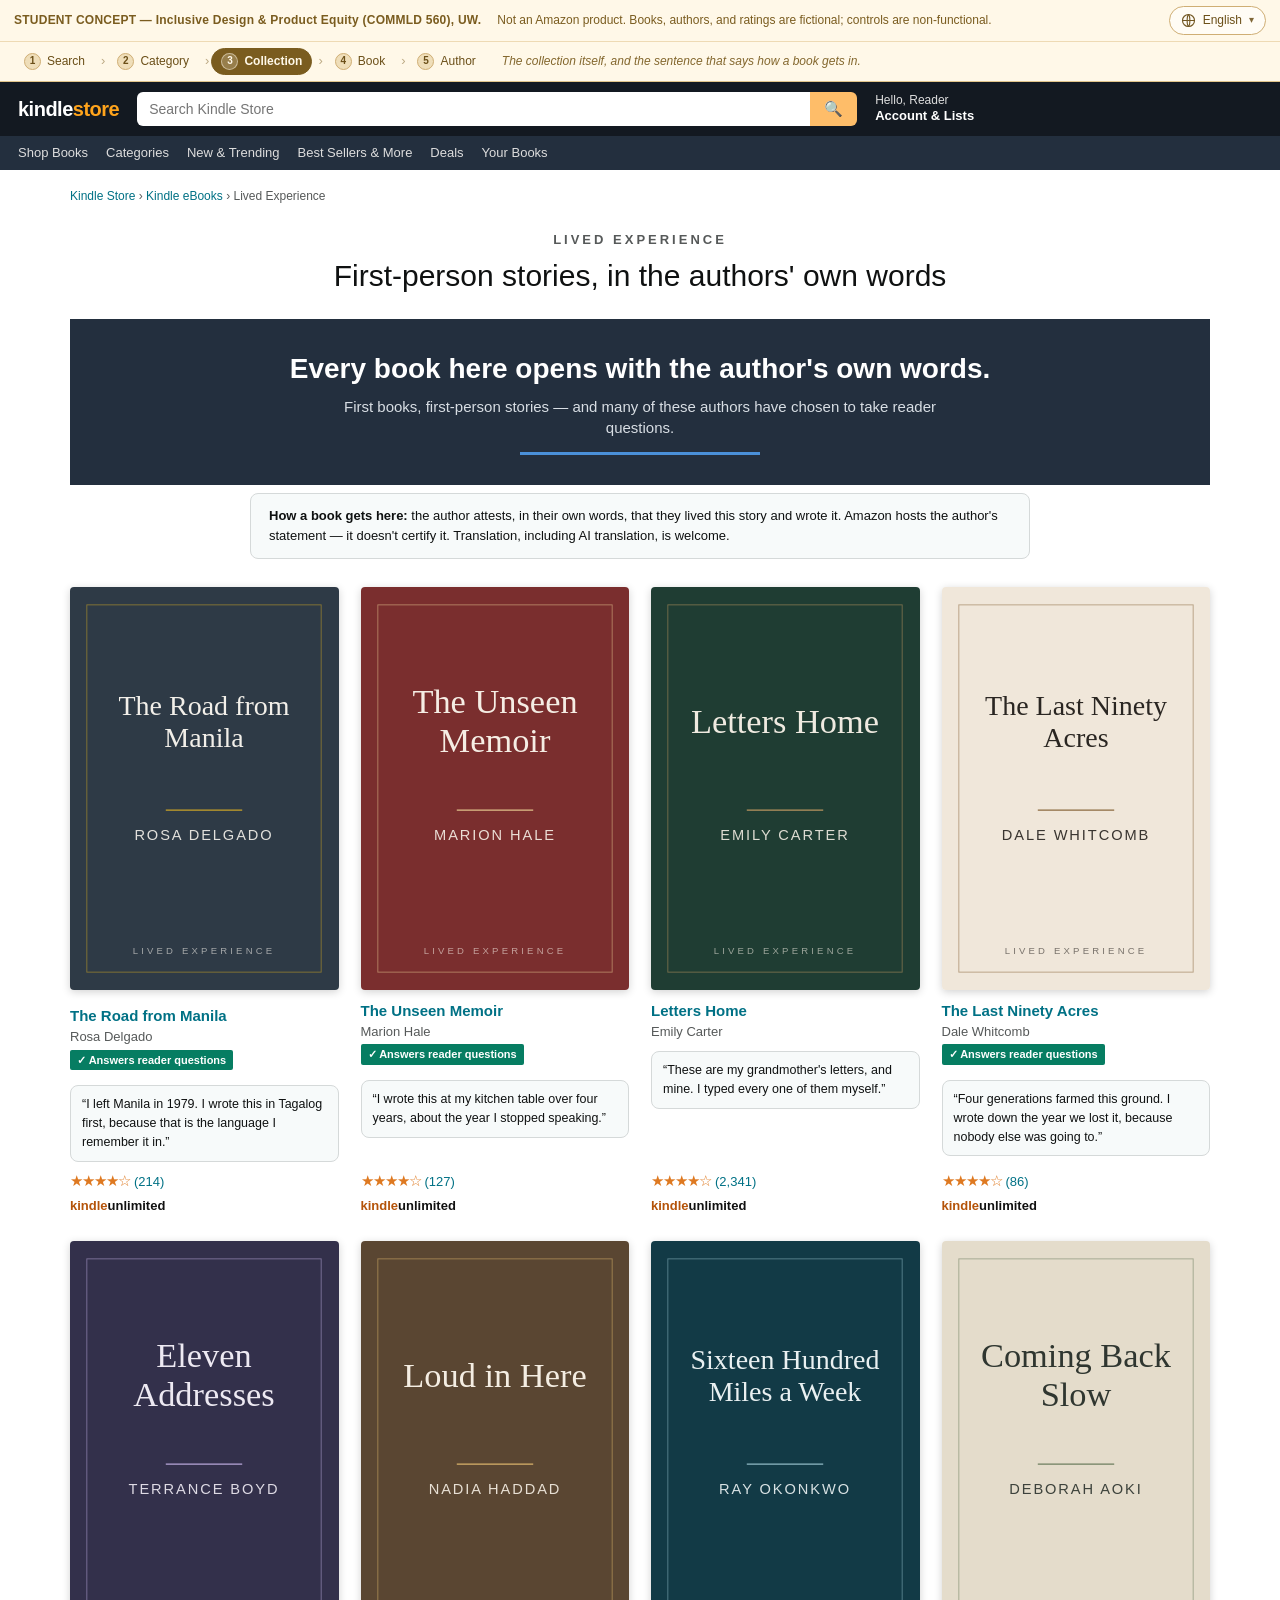
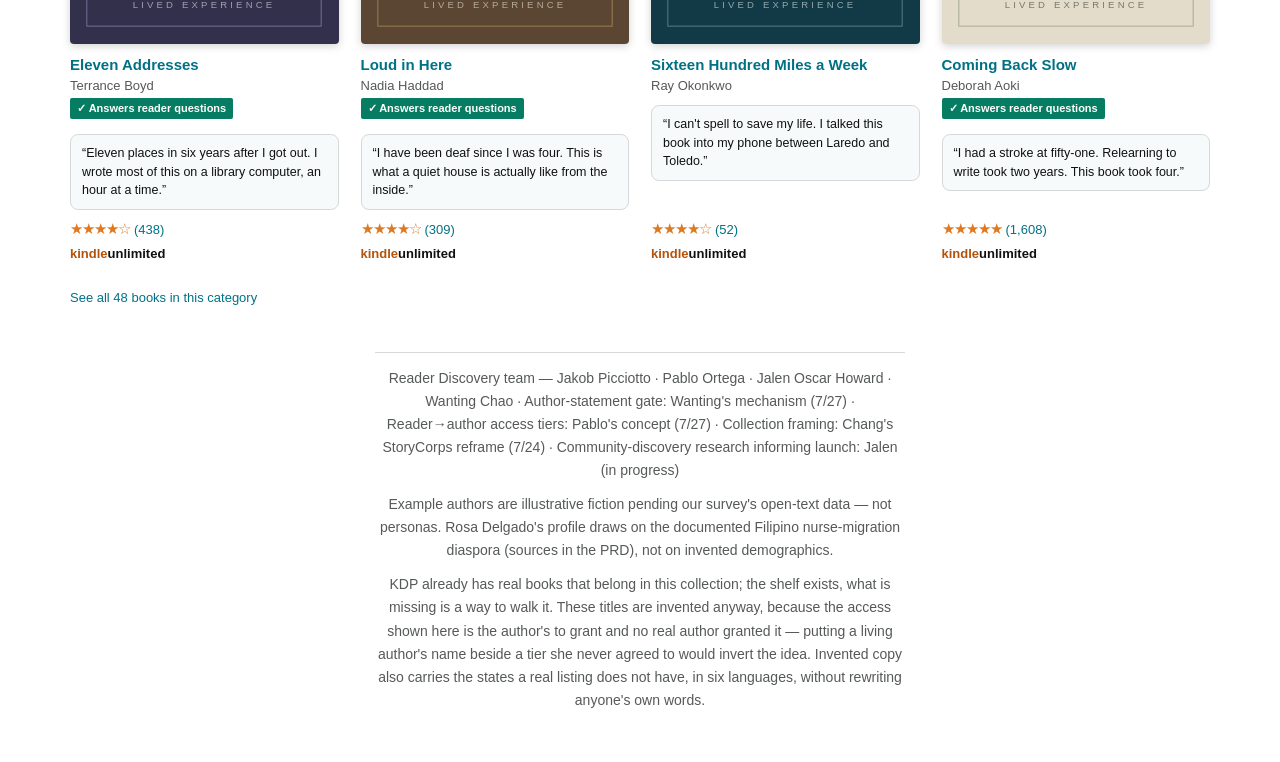
<file: index.html>
<!doctype html>
<html lang="en" dir="ltr">
<head>
<meta charset="utf-8">
<meta name="viewport" content="width=device-width, initial-scale=1">
<!-- Hosted so the team can just open a link, but deliberately not indexable: this page
     borrows Amazon's store grammar on purpose, and it should never turn up in a search
     result stripped of the student-concept banner below. -->
<meta name="robots" content="noindex, nofollow">
<title>Lived Experience Collection — landing page (concept)</title>
<!-- LINK PREVIEW. This is the one place the prototype travels without its banner: a
     card in a message thread, no page around it. So og:title says "concept" and the
     description leads with "Not an Amazon product" — the same job the banner does on
     the page, done in the only two lines a preview will show.
     NOT localized, and cannot be. Previews are built by the messaging platform's
     crawler from this static HTML; the six languages are applied client-side by
     i18n.js, which no crawler runs. Everyone sees this English card whatever their
     phone is set to. og:locale:alternate is deliberately absent — the pages are not
     served per-locale, and claiming otherwise would be a lie to the scraper. -->
<meta name="description" content="A browsable collection of first-person books by authors who never saw themselves as writers — where the reason to pick one up is that you can reach the person who lived it. Not an Amazon product — a student concept for Kindle Direct Publishing. Books, authors and ratings are fictional; controls are non-functional.">
<meta property="og:type" content="website">
<meta property="og:site_name" content="Lived Experience — student concept, COMMLD 560 UW">
<meta property="og:title" content="Lived Experience — a KDP collection concept">
<meta property="og:description" content="A browsable collection of first-person books by authors who never saw themselves as writers — where the reason to pick one up is that you can reach the person who lived it. Not an Amazon product — a student concept for Kindle Direct Publishing. Books, authors and ratings are fictional; controls are non-functional.">
<meta property="og:url" content="https://jakobhoward.github.io/kdp-lived-experience-concept/">
<meta property="og:image" content="https://jakobhoward.github.io/kdp-lived-experience-concept/share/og-cover.png">
<meta property="og:image:type" content="image/png">
<meta property="og:image:width" content="1200">
<meta property="og:image:height" content="630">
<meta property="og:image:alt" content="A cream card headed STUDENT CONCEPT — Inclusive Design &amp; Product Equity (COMMLD 560), University of Washington, reading &#x27;First-person stories, in the authors&#x27; own words&#x27;, with four book covers fanned beside it.">
<meta name="twitter:card" content="summary_large_image">
<link rel="stylesheet" href="amazon.css">
<link rel="stylesheet" href="demobar.css">
<link rel="stylesheet" href="i18n/i18n.css">
<!-- Loads third, and last: viewport adaptation overrides both of the above. -->
<link rel="stylesheet" href="responsive.css">
<link rel="stylesheet" href="notes.css">
<link rel="stylesheet" href="focus-mode.css">
<script src="focus-mode.js"></script>
<style>
  /* page-specific: Editors'-Picks-style landing (interface-reference.md §4) */
  /* DISPLAY TYPE, FLUID. The three sizes below were set for a 1180px column and
     were never re-checked at 375px, where the headline took two lines 84px tall and
     the banner's 28px heading took three. Measured together, the kicker + headline +
     banner + gate note pushed the first cover to y=809 — the entire first screen of a
     phone was type. clamp() rather than a breakpoint because the shrink has to be
     continuous: this page is also read at 200% and 400% desktop zoom, where a step
     change would land in the middle of the range instead of at a device edge.
     The upper bound of each clamp is the original value, so nothing about the desktop
     rendering that was matched against Amazon's Editors'-Picks page moves.
     letter-spacing has to scale with the kicker or the tracking that looks like
     small-caps display type at 13px becomes a word broken into letters at 11px —
     and i18n.css already zeroes it entirely for Chinese and Arabic, where tracking
     severs the joins between letters. */
  .kicker {
    text-align: center;
    font-size: clamp(11px, 2.6vw, 13px);
    letter-spacing: clamp(1.5px, 0.62vw, 3px);
    font-weight: 700; color: var(--soft); margin: clamp(16px, 3vw, 26px) 0 6px;
  }
  .headline {
    text-align: center;
    font-size: clamp(21px, 4.6vw, 30px);
    font-weight: 400; margin-bottom: clamp(16px, 2.4vw, 22px);
  }

  /* THE TWO COLOURS IN THIS PROTOTYPE THAT ARE NOT IN :root — flagged in the verification
     pass so nobody has to re-derive this. #d8dee4 (banner copy) and #4a90d9 (the rule under
     it) exist only here, on the dark hero. Both were measured in the accessibility pass
     (10.01:1 and comfortably over 3:1 on --nav2) and both are the hero treatment captured
     from Amazon's own Editors'-Picks-style banner, so they are reproduced values rather than
     invented ones. Do not copy the pattern onto another page, and do not add a third: every
     other colour in the prototype is a :root custom property. */
  .banner {
    background: var(--nav2);
    color: #fff; text-align: center;
    padding: clamp(18px, 3.4vw, 30px) clamp(14px, 2vw, 20px); margin-bottom: 8px;
  }
  .banner h2 { font-size: clamp(19px, 4.2vw, 28px); font-weight: 700; }
  .banner p { color: #d8dee4; font-size: 15px; margin-top: 8px; max-width: 640px; margin-left: auto; margin-right: auto; }
  /* max-width, because the 240px rule was the last fixed pixel width on this page
     and it was the one element still forcing a horizontal scrollbar — at a 240px
     viewport, which is a 1280px desktop window at 533% zoom. */
  .banner .underline { width: 240px; max-width: 100%; height: 3px; background: #4a90d9; margin: 14px auto 0; }

  .gate-note {
    background: var(--altbg);
    border: 1px solid var(--rule);
    border-radius: 8px;
    padding: 12px 18px;
    font-size: 13px; color: var(--ink);
    max-width: 780px; margin: 0 auto 28px; line-height: 1.55;
  }
  .gate-note b { font-weight: 700; }

  /* Four across, twice — a fixed column count rather than auto-fill, because the point of
     the second row is that it is a FULL row. auto-fill would reflow to 5-and-3 on a wide
     window and to 3-and-3-and-2, and a collection that ends in a ragged half-row reads as
     "here is all we could find" instead of "here is a shelf". */
  .grid {
    list-style: none;
    display: grid;
    grid-template-columns: repeat(4, 1fr);
    gap: 26px 22px;
  }

  /* TWO ACROSS, AND WHY THERE IS NO ONE-ACROSS.
     This grid used to go 4 → 2 at 900px and 2 → 1 at 460px, and the single column was
     the worst thing on the prototype at phone size. Measured at 375px: each 2:3 cover
     became 335px wide and 503px tall, one book filled more than half a screen, and the
     page ran to 7,223px — nineteen screens to see eight books, on the one page whose
     whole argument is "here is a shelf you can walk". A shelf you can only see one book
     of at a time is a stack.

     So the one-column rule is deleted rather than adjusted. Two columns hold all the way
     down to 320px, where each cover is 129px — which is the size Amazon's own phone grids
     show covers at, and it keeps the eight books as FOUR FULL ROWS. The 8-book count was
     chosen so the layout divides evenly by four and by two; it does not divide by three,
     which is why there is no three-across band between them. Every arrangement this grid
     can take is a complete rectangle, at every width, which is the same argument the
     comment above makes about auto-fill.

     700px, not 900px, for the 4 → 2 step. 900 was too early: the constraint on a card is
     not the cover, it is the .voice quote box, which needs roughly 150px before an
     author's sentence becomes a vertical ribbon of two-word lines. 4 × 150 + 3 × 22 of gap
     + 28 of page gutter = 694px, so 700 is where four columns genuinely stop fitting —
     and it means a tablet in portrait (768px) now gets the four-across shelf instead of
     the phone layout.

     Measured after, at 375px: 162px covers, 2,996px page — from nineteen screens to eight. */
  @media (max-width: 700px) {
    /* THE SHELF CAP, and why two columns needed one.
       Two 1fr columns take whatever width they are given, so at the top of this band
       — a 700px window, a Fire tablet, an iPad in Split View, a 1400px desktop at
       200% zoom — each cover swelled to 328px wide and 492px tall and the page went
       BACK up to 3,887px. Two columns is the right count there; two columns filling
       700px is not.
       480px = 2 × 232 + 16 of gap, and 232px is the cover width the four-across
       desktop layout produces at 1024px. So a card is the same size on a tablet as on
       a laptop, which is the point: the same shelf, fewer books per row. Below about
       500px the content column is narrower than the cap and it stops applying on its
       own, with no second breakpoint to keep in sync.

       margin-inline-END and not `margin-inline: auto`: a centred capped shelf stopped
       lining up with the page. Measured at 600px, the banner, the gate note, the
       headline, the "see all" line and the credits all begin at x=14, and the centred
       grid began at x=60 — a 46px inset on the one module that is supposed to read as
       the shelf those other blocks are describing. Slack collects at the inline end
       instead, which is what Amazon's carousels do with their fixed-width cards, and
       `inline-end` rather than `right` so Arabic gets it the other way round. */
    .grid {
      grid-template-columns: repeat(2, 1fr);
      gap: 22px 16px;
      max-width: 480px;
      margin-inline-end: auto;
    }
    /* The title carries the click target and can afford to stay at its size; the
       author line and the quote are what get cramped in a 162px column. */
    .book .t { font-size: 14px; }
    .book .voice { padding: 8px 9px; font-size: 12px; }
  }
  /* Flex column so the commerce block (rating, Kindle Unlimited) sits on the card's
     baseline and lines up across the row. Without it, a card whose author has not opted
     in to answering readers is a badge-height shorter than its neighbours and the whole
     grid goes ragged. The attestation box absorbs the slack instead. */
  .book { font-size: 13px; display: flex; flex-direction: column; }
  .book .stars { margin-top: auto; }
  .book img {
    width: 100%; aspect-ratio: 2/3; object-fit: cover;
    border-radius: 4px; box-shadow: 0 2px 8px rgba(0,0,0,.18);
    margin-bottom: 10px;
  }
  .book .t { font-size: 15px; font-weight: 700; color: var(--link); }
  .book .a { color: var(--soft); margin: 2px 0 3px; }

  /* The attestation, on a card.
     Deliberately NOT a badge: no checkmark, no green, no pill, no seal. A badge is a
     third party vouching for something; this is the author speaking, with Amazon only
     hosting it — which is the whole point of the gate note above, and the reason the
     "verified human-written" badge was retired (Amazon cannot certify what it does not
     check). What makes membership recognizable instead is the MODULE: the same bordered
     a-box the book page expands, repeated on every card, so a reader learns the shape
     and knows what collection they are looking at. A mark of belonging, not of approval.
     No decorative “ glyph, on purpose — the strings already carry their own quotation
     marks, and a hardcoded English one would be wrong in Spanish («») and Arabic. */
  .book .voice {
    color: var(--ink); font-size: 12.5px; line-height: 1.5;
    background: var(--altbg);
    border: 1px solid var(--rule);
    border-radius: 8px;
    padding: 9px 11px;
    margin: 7px 0 8px;
  }

  .book .row { display: flex; align-items: center; gap: 10px; margin-top: 6px; flex-wrap: wrap; }

  /* The "see all" line under a merchandised grid — Amazon's own, and the only forward
     control on this page besides the books. Plain text link, not a button: a button would
     make it a call to action, and this is a location in the store, not an offer. The
     wording says "in this category" rather than "more like these", because the second is a
     recommendation and R7 is the line this project cannot cross. */
  .seeall { font-size: 13px; margin-top: 26px; }

  /* THE BADGE — and why this one is allowed to be a badge.
     It sits under the author's NAME, not in the merchandising row, because it is a fact
     about the person, not the book, and it is the thing this collection actually offers.
     It uses Amazon's real badge grammar (see .badge in amazon.css — the "#1 Best Seller"
     flag: solid fill, near-square corners, white bold text), because it belongs to the
     same family: a merchandising flag Amazon computes from its own data.
     The distinction that keeps this honest, and that the retired "verified human-written"
     badge could never satisfy:
       - Amazon KNOWS whether an author opted in to answer readers, and whether they
         actually answer. It is observable, and it can be lost. A badge you can lose is a
         badge that means something.
       - Amazon does NOT know whether a story is true. That claim stays in the author's
         own quoted words, with no seal on it.
     Amazon badges what it can measure; it quotes what it cannot.
     And the signal works precisely because it is expensive to fake: forging a checkmark
     is free, answering readers every week is not. */
  .book .reachrow { margin: 0 0 8px; }
  .reach {
    display: inline-block;
    background: var(--green);       /* Amazon's real green — a fact, not a ranking claim */
    color: #fff;
    font-size: 11px; font-weight: 700;
    padding: 3px 7px;
    border-radius: 2px;
    line-height: 1.35;
  }
</style>
</head>
<body data-i18n-title="index.docTitle">

<!-- ============================ PAGE CHROME ============================
     ACCESSIBILITY PASS. What changed here, and why, on all five pages:

     - The brand row and the store nav are one <header> banner landmark; the
       reviewer bar above them is its own named <aside>, and it MUST stay a
       sibling of that header, never a child. position:sticky pins an element
       only within its parent's box, so nesting the bar in the header silently
       killed its stickiness on every page: it left the screen with the store
       chrome after ~120px of scroll (demobar.css, "WHY STICKY"). Nothing is
       orphaned by the split — the banner is announced as complementary, with
       a name.
     - A skip link, off-screen until focused. There are ~12 tab stops in front
       of the first word of content, identically on five pages.
     - .subnav is a <nav> with an accessible name wrapping a real list. Its six
       items stay plain text: they are inert store scenery, and the rule this
       prototype follows is that Amazon's .btn atom becomes a real button while
       flat text stays text (see amazon.css, "what an inert control is allowed
       to be").
     - The search field is readonly and its button is aria-disabled: the box is
       reachable and announced, and says out loud that it will not search.
     - lang="en" on the wordmarks. They are never translated, so on the Arabic
       or Chinese rendering of this page they are a foreign-language run inside
       the document's language (WCAG 3.1.2).
     ==================================================================== -->
<a class="skiplink" href="#main" data-i18n="chrome.skipToContent">Skip to main content</a>

<aside class="concept-banner" aria-label="About this prototype" data-i18n-attr="aria-label:demo.bannerAria">
  <div class="demobar-row">
    <strong class="demobar-mark" data-i18n-html="chrome.conceptLabel">STUDENT CONCEPT — <span lang="en" dir="ltr">Inclusive Design &amp; Product Equity (COMMLD 560), UW.</span></strong>
    <span class="demobar-note" data-i18n="index.disclaimer">Not an Amazon product. Books, authors, and ratings are fictional; controls are non-functional.</span>
    <!-- The reviewer's own controls are injected here, in this order: the notes
         toggle by notes.js, then the language picker by i18n/i18n.js. Both are
         absent if their script is not loaded, and the row simply collapses. -->
    <div class="demobar-tools"></div>
  </div>
  <div class="demobar-row demobar-row-nav">
    <!-- THE WALKTHROUGH. An <ol> because the order is the point: the five screens are
         one reader's path through the concept, and a row of equal-weight links does
         not say that. Numbers come from a CSS counter, never typed. -->
    <nav class="demobar-nav" aria-label="Prototype walkthrough" data-i18n-attr="aria-label:demo.navAria">
      <ol>
      <li><a class="demobar-step" href="search.html"><span class="demobar-num" aria-hidden="true"></span><span data-i18n="demo.step.search">Search</span></a></li>
      <li><a class="demobar-step" href="browse.html"><span class="demobar-num" aria-hidden="true"></span><span data-i18n="demo.step.category">Category</span></a></li>
      <li><span class="demobar-step" aria-current="page"><span class="demobar-num" aria-hidden="true"></span><span data-i18n="demo.step.collection">Collection</span></span></li>
      <li><a class="demobar-step" href="book.html"><span class="demobar-num" aria-hidden="true"></span><span data-i18n="demo.step.book">Book</span></a></li>
      <li><a class="demobar-step" href="author.html"><span class="demobar-num" aria-hidden="true"></span><span data-i18n="demo.step.author">Author</span></a></li>
      </ol>
    </nav>
    <p class="demobar-caption" data-i18n="index.demoCaption">The collection itself, and the sentence that says how a book gets in.</p>
  </div>
</aside>

<header class="sitehead">
  <div class="topnav">
    <div class="logo" lang="en">kindle<span>store</span></div>
    <div class="searchbar"><input value="" placeholder="Search Kindle Store" aria-label="Search Kindle Store" data-i18n-attr="placeholder:chrome.searchPlaceholder;aria-label:chrome.searchAria" readonly><button aria-label="Search" aria-disabled="true" data-i18n-attr="aria-label:chrome.searchButtonAria">🔍</button></div>
    <!-- the language control is injected here by i18n/i18n.js, in Amazon's own locale-selector slot -->
    <div class="acct"><span data-i18n="chrome.greeting">Hello, Reader</span><b data-i18n="chrome.account">Account &amp; Lists</b></div>
  </div>
  <nav class="subnav" aria-label="Store sections" data-i18n-attr="aria-label:chrome.subnavAria">
    <ul>
      <li data-i18n="chrome.nav.shop">Shop Books</li><li data-i18n="chrome.nav.categories">Categories</li><li data-i18n="chrome.nav.trending">New &amp; Trending</li>
      <li data-i18n="chrome.nav.bestsellers">Best Sellers &amp; More</li><li data-i18n="chrome.nav.deals">Deals</li><li data-i18n="chrome.nav.yourbooks">Your Books</li>
    </ul>
  </nav>
</header>

<div class="page">

<!-- MAIN LANDMARK. Everything between here and the credits was previously a bare
     <div>, so a screen reader had no "jump to the content" target and the skip
     link above would have had nowhere to land. <main> stays INSIDE div.page so the
     max-width and padding are untouched, and the credits sit outside it as a
     sibling — a <footer> whose nearest sectioning ancestor is <body>, which is what
     makes it the contentinfo landmark rather than a generic block. -->
<main id="main">
  <!-- BREADCRUMB. Was a <div> of anonymous links with generated "›" separators —
       no navigation landmark, no list, and nothing marking which item was the
       page you are on. Now a named <nav> wrapping an <ol>, with aria-current on
       the terminal item so the "you are here" convention that was carried only
       by "this one is not a link" is stated programmatically too. Renders
       identically: amazon.css keeps the same generated-chevron selector. -->
  <nav aria-label="Breadcrumb" data-i18n-attr="aria-label:chrome.breadcrumbAria">
    <ol class="crumbs">
      <li><a href="#" data-i18n="crumb.store">Kindle Store</a></li>
      <li><a href="#" data-i18n="crumb.ebooks">Kindle eBooks</a></li>
      <li aria-current="page"><span data-i18n="collection.name">Lived Experience</span></li>
    </ol>
  </nav>

  <div class="kicker" data-i18n="index.kicker">LIVED EXPERIENCE</div>
  <h1 class="headline" data-i18n="index.headline">First-person stories, in the authors' own words</h1>

  <div class="revnote" role="note"><span class="revnote-n" aria-hidden="true"></span><b data-i18n="revnote.index.1Label">The surface.</b> <span data-i18n="revnote.index.1Body">A collection, not a store-wide badge and not a change to search ranking. Both were considered and retired.</span></div>
  <div class="banner">
    <h2 data-i18n="index.bannerH2">Every book here opens with the author's own words.</h2>
    <p data-i18n="index.bannerP">First books, first-person stories — and many of these authors have chosen to take
       reader questions.</p>
    <div class="underline"></div>
  </div>

  <div class="revnote" role="note"><span class="revnote-n" aria-hidden="true"></span><b data-i18n="revnote.index.2Label">The gate.</b> <span data-i18n="revnote.index.2Body">The author attests. Amazon hosts that statement; it does not certify it.</span></div>
  <p class="gate-note">
    <b data-i18n="index.gateNoteLabel">How a book gets here:</b>
    <span data-i18n="index.gateNoteBody">the author attests, in their own words, that they lived this
    story and wrote it. Amazon hosts the author's statement — it doesn't certify it.
    Translation, including AI translation, is welcome.</span>
  </p>

      <!-- LIST + HEADINGS (accessibility pass). Was a bare container of <div>s with the
           titles as <div class="t">, which cost two things a screen-reader user actually
           uses: no "list of 8 items" to tell them how much shelf there is, and no way to
           jump book-to-book by heading. A collection page whose argument is "here is a
           shelf" should be navigable as one. Renders identically; list-style is off. -->
  <ul class="grid">

    <li class="book">
      <a href="book.html"><img src="covers/typo/road-from-manila.svg" alt="Cover of The Road from Manila" data-i18n-attr="alt:index.book1.coverAlt" width="848" height="1264" fetchpriority="high" decoding="async"></a>
      <h2 class="t"><a href="book.html" data-i18n="index.book1.title">The Road from Manila</a></h2>
      <div class="a" data-i18n="index.book1.author">Rosa Delgado</div>
      <div class="reachrow"><span class="reach" data-i18n="common.answersQuestions">✓ Answers reader questions</span></div>
      <div class="voice" data-i18n="index.book1.voice">"I left Manila in 1979. I wrote this in Tagalog first, because that is the language I remember it in."</div>
      <div class="stars" role="img" aria-label="4.4 out of 5 stars, 214 ratings" data-i18n-attr="aria-label:index.book1.starsAria">★★★★☆<span class="count">(<span data-i18n-num="214">214</span>)</span></div>
      <div class="row"><span class="kulogo" lang="en">kindle<b>unlimited</b></span></div>
    </li>

    <li class="book">
      <img src="covers/typo/unseen-memoir.svg" alt="Cover of The Unseen Memoir" data-i18n-attr="alt:index.book2.coverAlt" width="848" height="1264" fetchpriority="high" decoding="async">
      <h2 class="t" data-i18n="index.book2.title">The Unseen Memoir</h2>
      <div class="a" data-i18n="index.book2.author">Marion Hale</div>
      <div class="reachrow"><span class="reach" data-i18n="common.answersQuestions">✓ Answers reader questions</span></div>
      <div class="voice" data-i18n="index.book2.voice">"I wrote this at my kitchen table over four years, about the year I stopped speaking."</div>
      <div class="stars" role="img" aria-label="4.3 out of 5 stars, 127 ratings" data-i18n-attr="aria-label:index.book2.starsAria">★★★★☆<span class="count">(<span data-i18n-num="127">127</span>)</span></div>
      <div class="row"><span class="kulogo" lang="en">kindle<b>unlimited</b></span></div>
    </li>

    <li class="book">
      <img src="covers/typo/letters-home.svg" alt="Cover of Letters Home" data-i18n-attr="alt:index.book3.coverAlt" width="848" height="1264" loading="lazy" decoding="async">
      <h2 class="t" data-i18n="index.book3.title">Letters Home</h2>
      <div class="a" data-i18n="index.book3.author">Emily Carter</div>
      <div class="voice" data-i18n="index.book3.voice">"These are my grandmother's letters, and mine. I typed every one of them myself."</div>
      <div class="stars" role="img" aria-label="4.5 out of 5 stars, 2,341 ratings" data-i18n-attr="aria-label:index.book3.starsAria">★★★★☆<span class="count">(<span data-i18n-num="2341">2,341</span>)</span></div>
      <div class="row"><span class="kulogo" lang="en">kindle<b>unlimited</b></span></div>
    </li>

    <li class="book">
      <img src="covers/typo/last-ninety-acres.svg" alt="Cover of The Last Ninety Acres" data-i18n-attr="alt:index.book4.coverAlt" width="853" height="1272" loading="lazy" decoding="async">
      <h2 class="t" data-i18n="index.book4.title">The Last Ninety Acres</h2>
      <div class="a" data-i18n="index.book4.author">Dale Whitcomb</div>
      <div class="reachrow"><span class="reach" data-i18n="common.answersQuestions">✓ Answers reader questions</span></div>
      <div class="voice" data-i18n="index.book4.voice">"Four generations farmed this ground. I wrote down the year we lost it, because nobody else was going to."</div>
      <div class="stars" role="img" aria-label="4.2 out of 5 stars, 86 ratings" data-i18n-attr="aria-label:index.book4.starsAria">★★★★☆<span class="count">(<span data-i18n-num="86">86</span>)</span></div>
      <div class="row"><span class="kulogo" lang="en">kindle<b>unlimited</b></span></div>
    </li>

    <li class="book">
      <img src="covers/typo/eleven-addresses.svg" alt="Cover of Eleven Addresses" data-i18n-attr="alt:index.book5.coverAlt" width="853" height="1272" loading="lazy" decoding="async">
      <h2 class="t" data-i18n="index.book5.title">Eleven Addresses</h2>
      <div class="a" data-i18n="index.book5.author">Terrance Boyd</div>
      <div class="reachrow"><span class="reach" data-i18n="common.answersQuestions">✓ Answers reader questions</span></div>
      <div class="voice" data-i18n="index.book5.voice">"Eleven places in six years after I got out. I wrote most of this on a library computer, an hour at a time."</div>
      <div class="stars" role="img" aria-label="4.6 out of 5 stars, 438 ratings" data-i18n-attr="aria-label:index.book5.starsAria">★★★★☆<span class="count">(<span data-i18n-num="438">438</span>)</span></div>
      <div class="row"><span class="kulogo" lang="en">kindle<b>unlimited</b></span></div>
    </li>

    <li class="book">
      <img src="covers/typo/loud-in-here.svg" alt="Cover of Loud in Here" data-i18n-attr="alt:index.book6.coverAlt" width="853" height="1272" loading="lazy" decoding="async">
      <h2 class="t" data-i18n="index.book6.title">Loud in Here</h2>
      <div class="a" data-i18n="index.book6.author">Nadia Haddad</div>
      <div class="reachrow"><span class="reach" data-i18n="common.answersQuestions">✓ Answers reader questions</span></div>
      <div class="voice" data-i18n="index.book6.voice">"I have been deaf since I was four. This is what a quiet house is actually like from the inside."</div>
      <div class="stars" role="img" aria-label="4.4 out of 5 stars, 309 ratings" data-i18n-attr="aria-label:index.book6.starsAria">★★★★☆<span class="count">(<span data-i18n-num="309">309</span>)</span></div>
      <div class="row"><span class="kulogo" lang="en">kindle<b>unlimited</b></span></div>
    </li>

    <li class="book">
      <img src="covers/typo/sixteen-hundred-miles.svg" alt="Cover of Sixteen Hundred Miles a Week" data-i18n-attr="alt:index.book7.coverAlt" width="853" height="1272" loading="lazy" decoding="async">
      <h2 class="t" data-i18n="index.book7.title">Sixteen Hundred Miles a Week</h2>
      <div class="a" data-i18n="index.book7.author">Ray Okonkwo</div>
      <div class="voice" data-i18n="index.book7.voice">"I can't spell to save my life. I talked this book into my phone between Laredo and Toledo."</div>
      <div class="stars" role="img" aria-label="4.1 out of 5 stars, 52 ratings" data-i18n-attr="aria-label:index.book7.starsAria">★★★★☆<span class="count">(<span data-i18n-num="52">52</span>)</span></div>
      <div class="row"><span class="kulogo" lang="en">kindle<b>unlimited</b></span></div>
    </li>

    <li class="book">
      <img src="covers/typo/coming-back-slow.svg" alt="Cover of Coming Back Slow" data-i18n-attr="alt:index.book8.coverAlt" width="853" height="1272" loading="lazy" decoding="async">
      <h2 class="t" data-i18n="index.book8.title">Coming Back Slow</h2>
      <div class="a" data-i18n="index.book8.author">Deborah Aoki</div>
      <div class="reachrow"><span class="reach" data-i18n="common.answersQuestions">✓ Answers reader questions</span></div>
      <div class="voice" data-i18n="index.book8.voice">"I had a stroke at fifty-one. Relearning to write took two years. This book took four."</div>
      <div class="stars" role="img" aria-label="4.7 out of 5 stars, 1,608 ratings" data-i18n-attr="aria-label:index.book8.starsAria">★★★★★<span class="count">(<span data-i18n-num="1608">1,608</span>)</span></div>
      <div class="row"><span class="kulogo" lang="en">kindle<b>unlimited</b></span></div>
    </li>

  </ul>

  <!-- ADDED IN THE VERIFICATION PASS. This page was a dead end: browse.html linked forward
       to it and nothing linked back, so a reviewer who started here could not reach the
       category node — the page that carries the "a category is a location, not an
       endorsement" argument — and the "(48 books)" that book.html states had no page on
       which the 48 could be seen. The eight books above ARE the first eight of those
       forty-eight, in the same order, which is why this reads "see all" and not "see
       more like these". -->
  <p class="seeall"><a href="browse.html" data-i18n="index.seeAll">See all 48 books in this category</a></p>

  </main>

  <footer class="credits">
    <span data-i18n="index.credits1">Reader Discovery team — Jakob Picciotto · Pablo Ortega · Jalen Oscar Howard · Wanting Chao ·
    Author-statement gate: Wanting's mechanism (7/27) · Reader→author access tiers: Pablo's concept (7/27) ·
    Collection framing: Chang's StoryCorps reframe (7/24) · Community-discovery research informing launch: Jalen (in progress)</span><br>
    <span data-i18n="index.credits2">Example authors are illustrative fiction pending our survey's open-text data — not personas.
    Rosa Delgado's profile draws on the documented Filipino nurse-migration diaspora (sources in the PRD),
    not on invented demographics.</span><br>
    <span data-i18n="index.credits3">KDP already has real books that belong in this collection; the shelf exists,
    what is missing is a way to walk it. These titles are invented anyway, because the access shown here is the
    author's to grant and no real author granted it — putting a living author's name beside a tier she never
    agreed to would invert the idea. Invented copy also carries the states a real listing does not have, in six
    languages, without rewriting anyone's own words.</span>
  </footer>

</div>

<script src="i18n/strings.en.js"></script>
<script src="i18n/strings.es.js"></script>
<script src="i18n/strings.zh.js"></script>
<script src="i18n/strings.fil.js"></script>
<script src="i18n/strings.ar.js"></script>
<script src="i18n/strings.fr.js"></script>
<script src="i18n/i18n.js"></script>
<script src="notes.js"></script>
<script src="demobar.js"></script>

<!-- Labels for the reviewer-notes toggle. They live here, already translated, because
     notes.js is not allowed to build a string — see the note at the top of that file.
     Hidden by notes.css. -->
<div class="revnote-strings" aria-hidden="true">
  <span data-revnote-label="show" data-i18n="demo.notesShow">Show notes</span>
  <span data-revnote-label="hide" data-i18n="demo.notesHide">Hide notes</span>
</div>
</body>
</html>
</file>
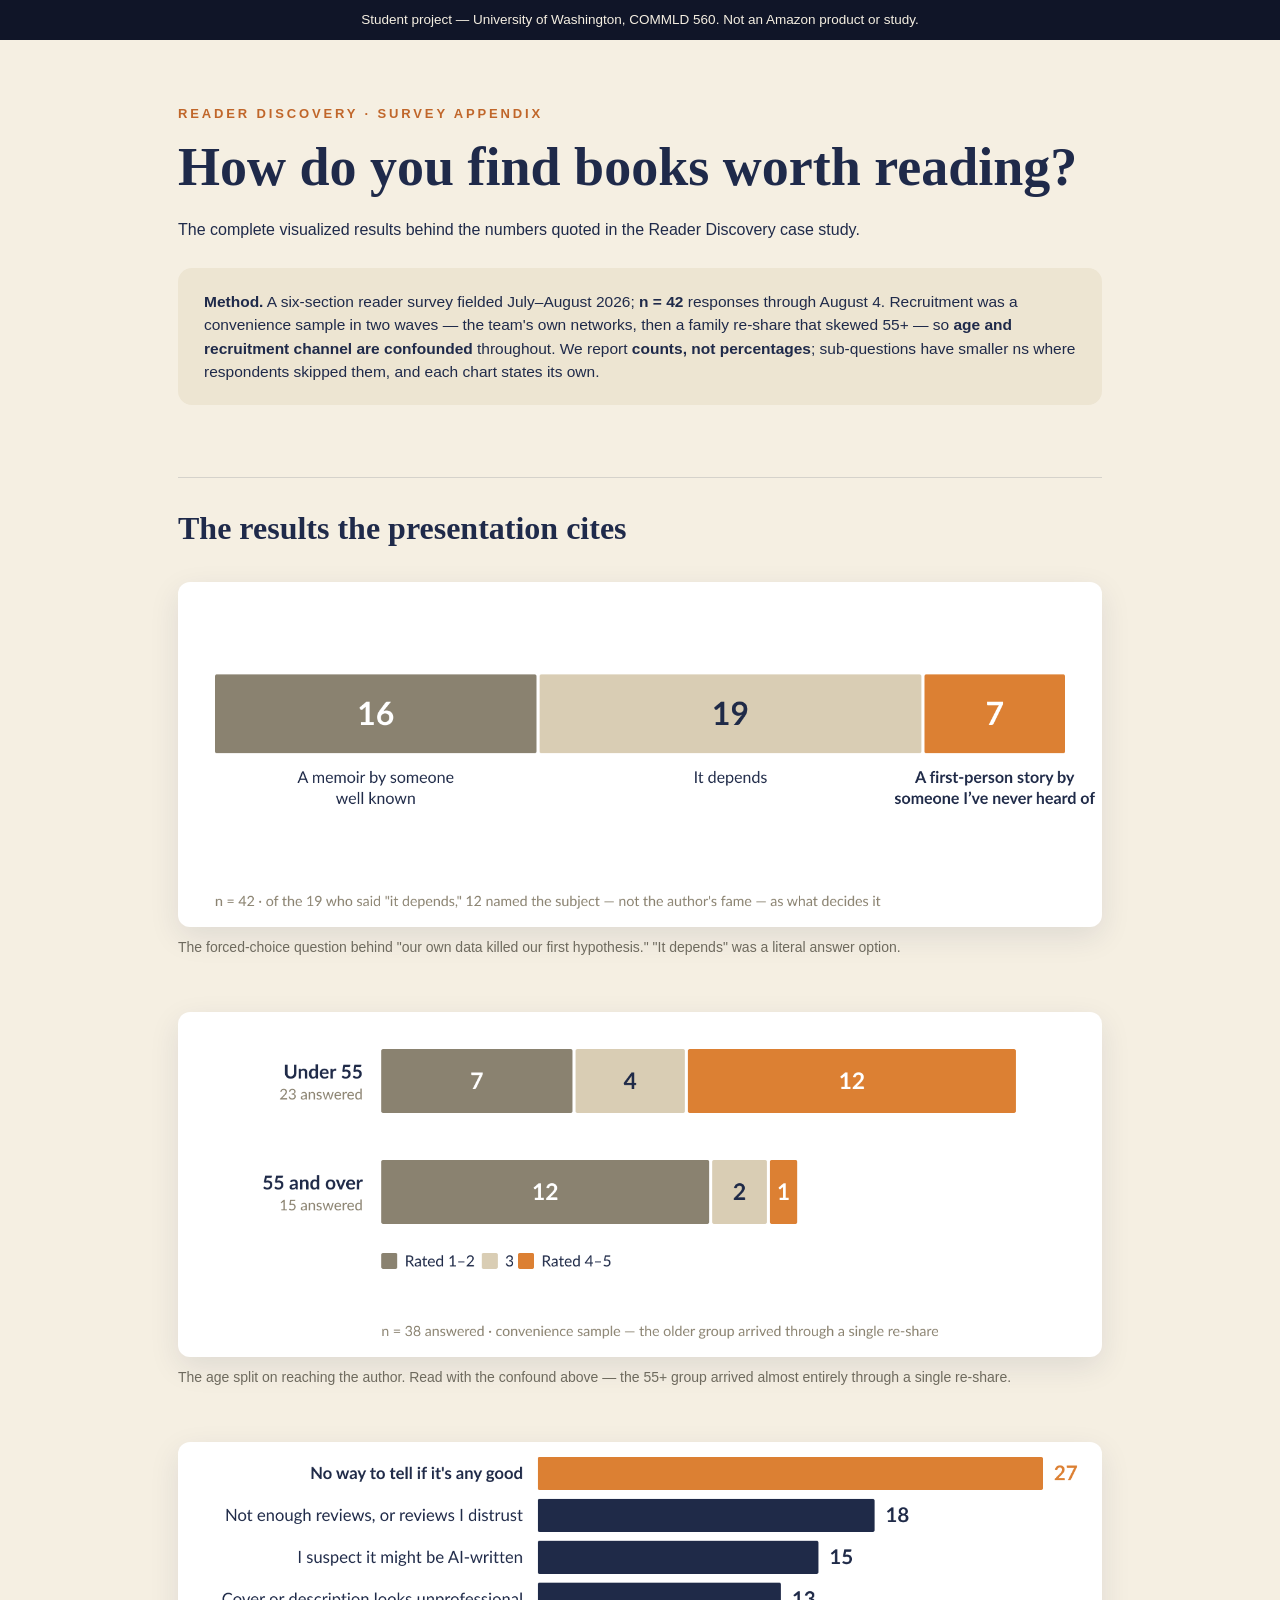
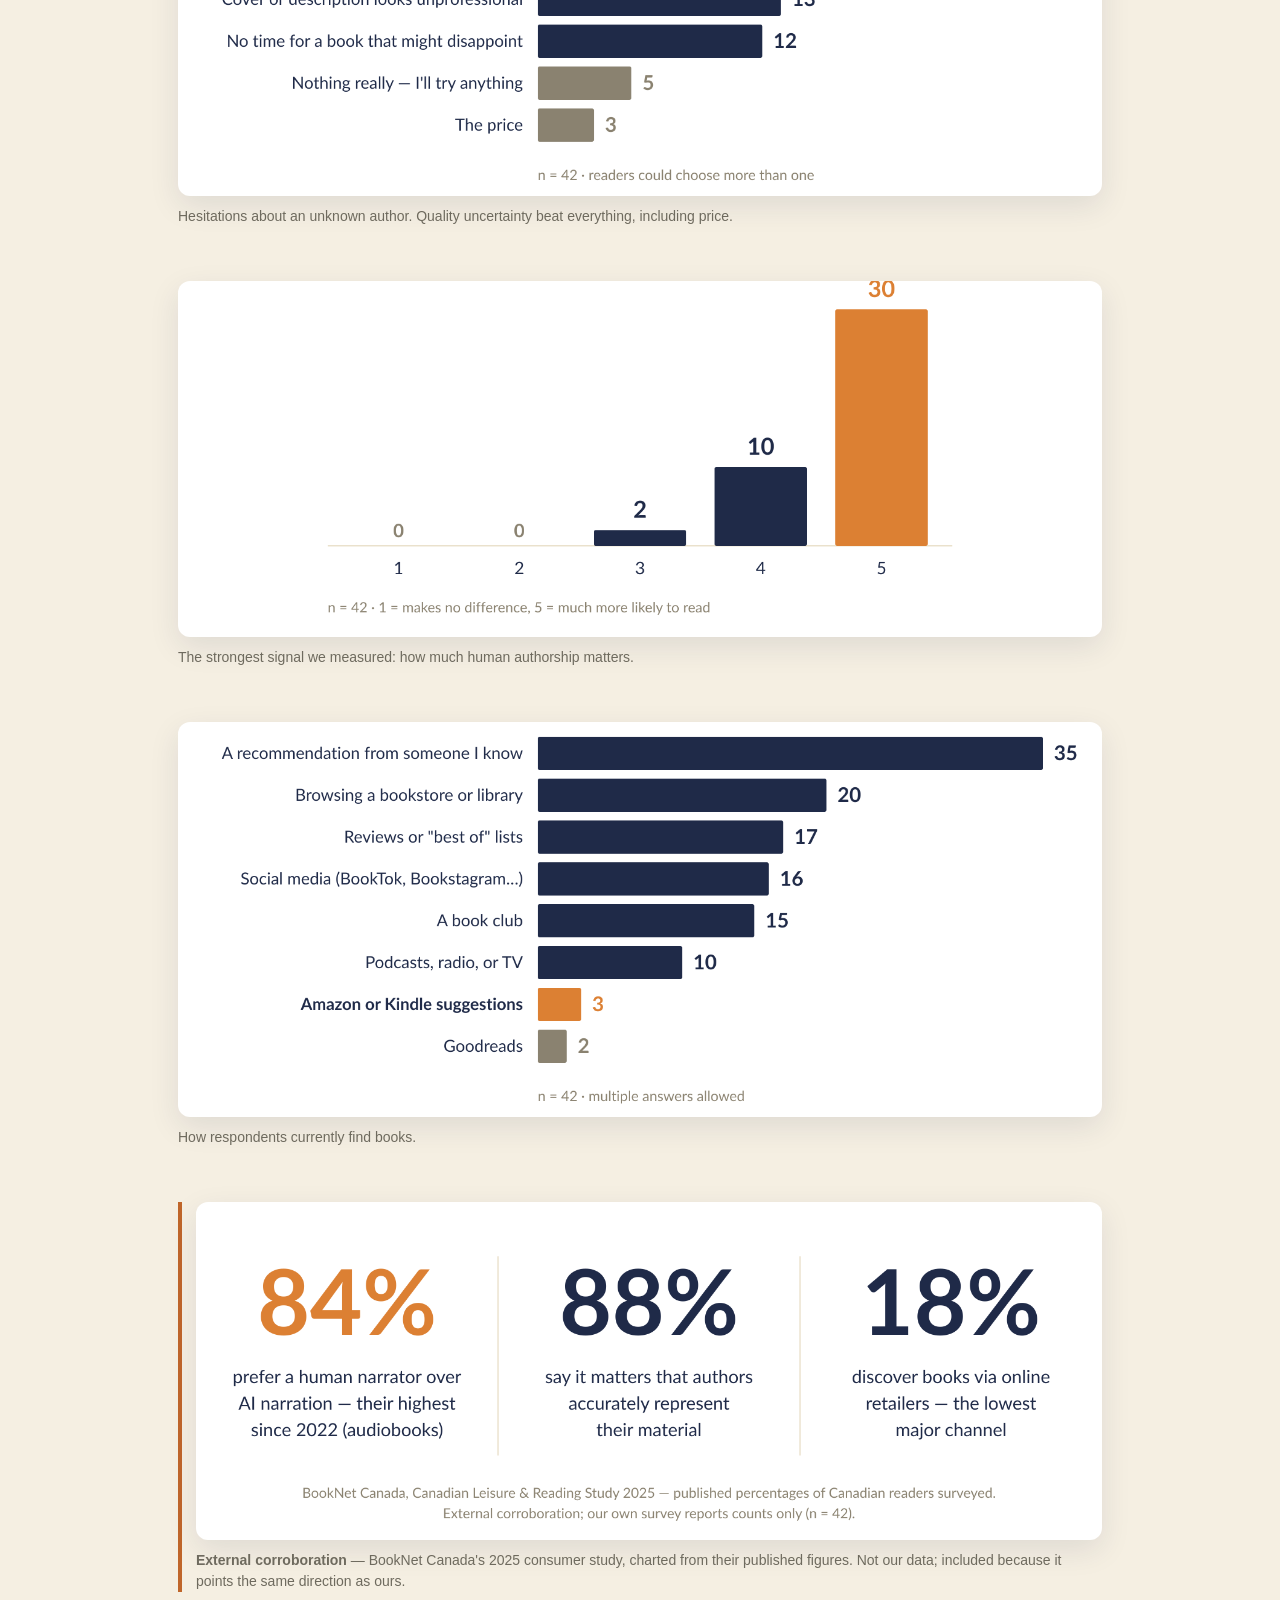
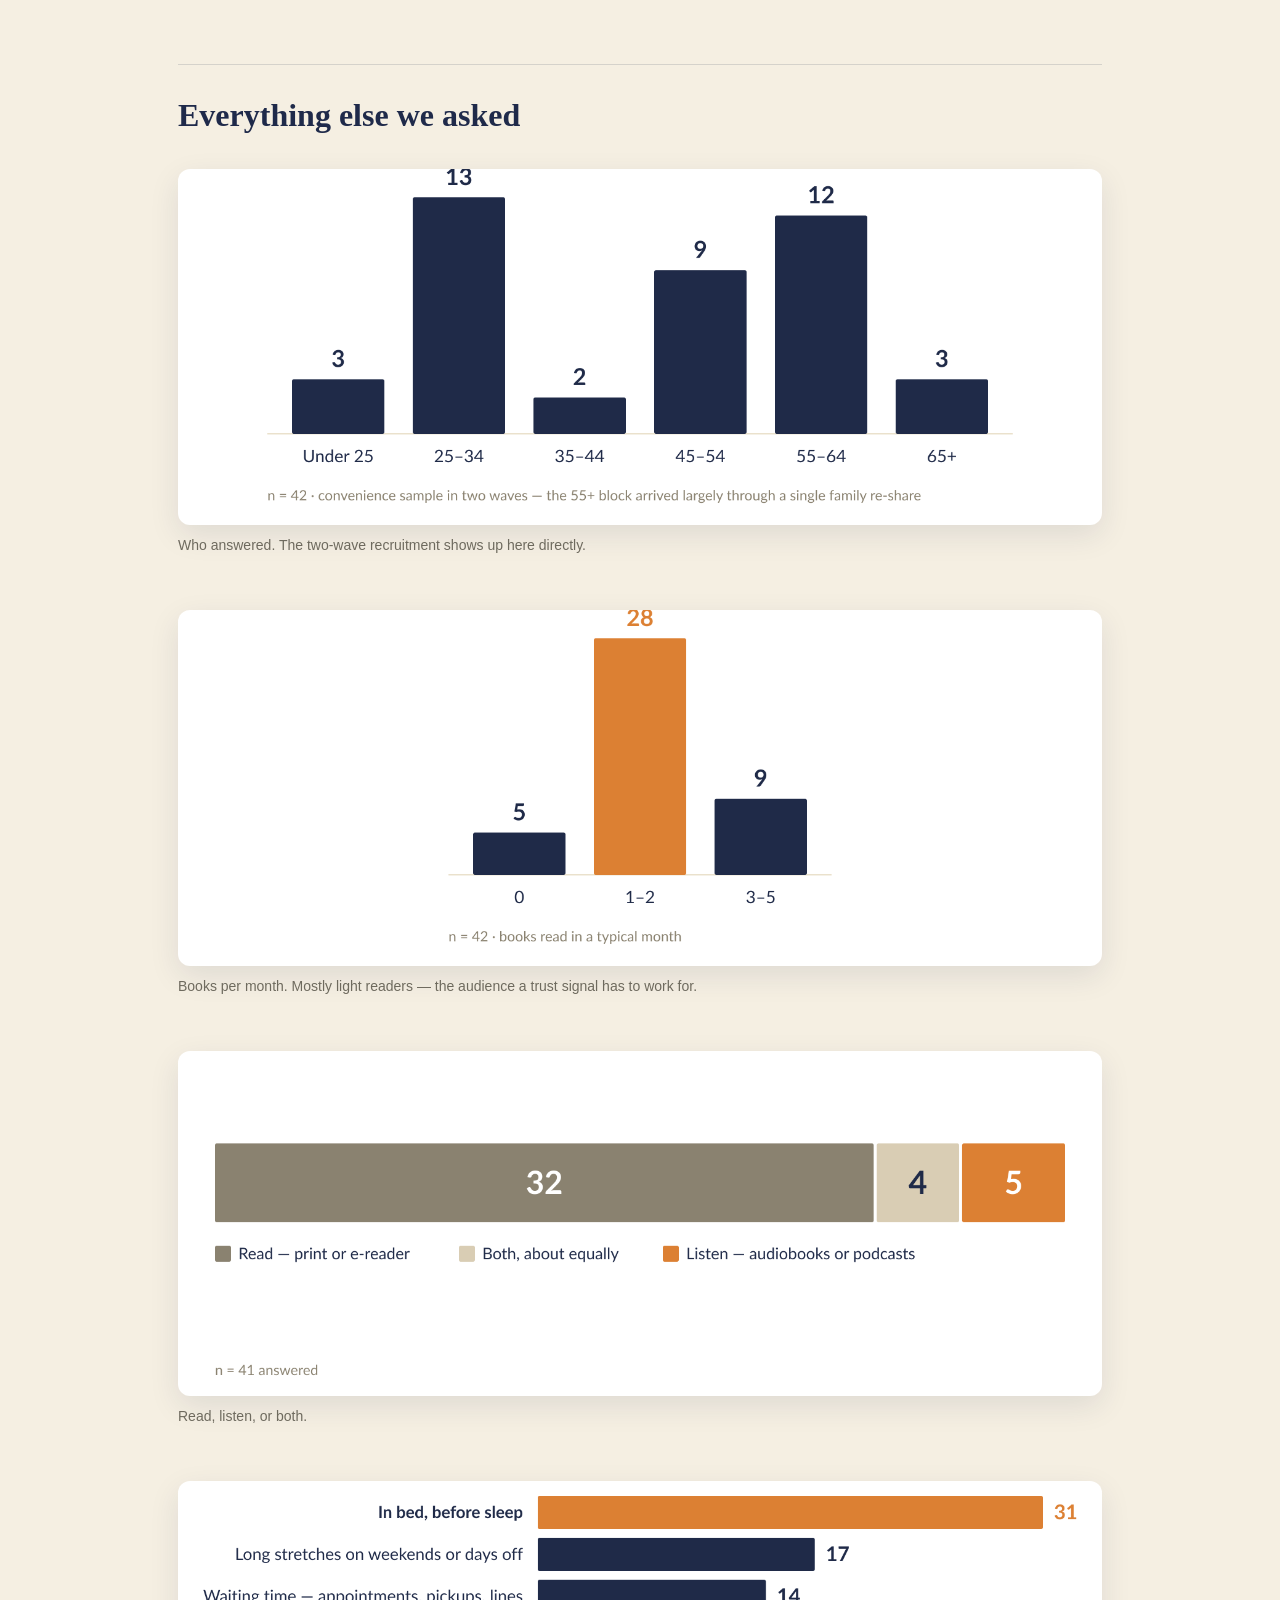
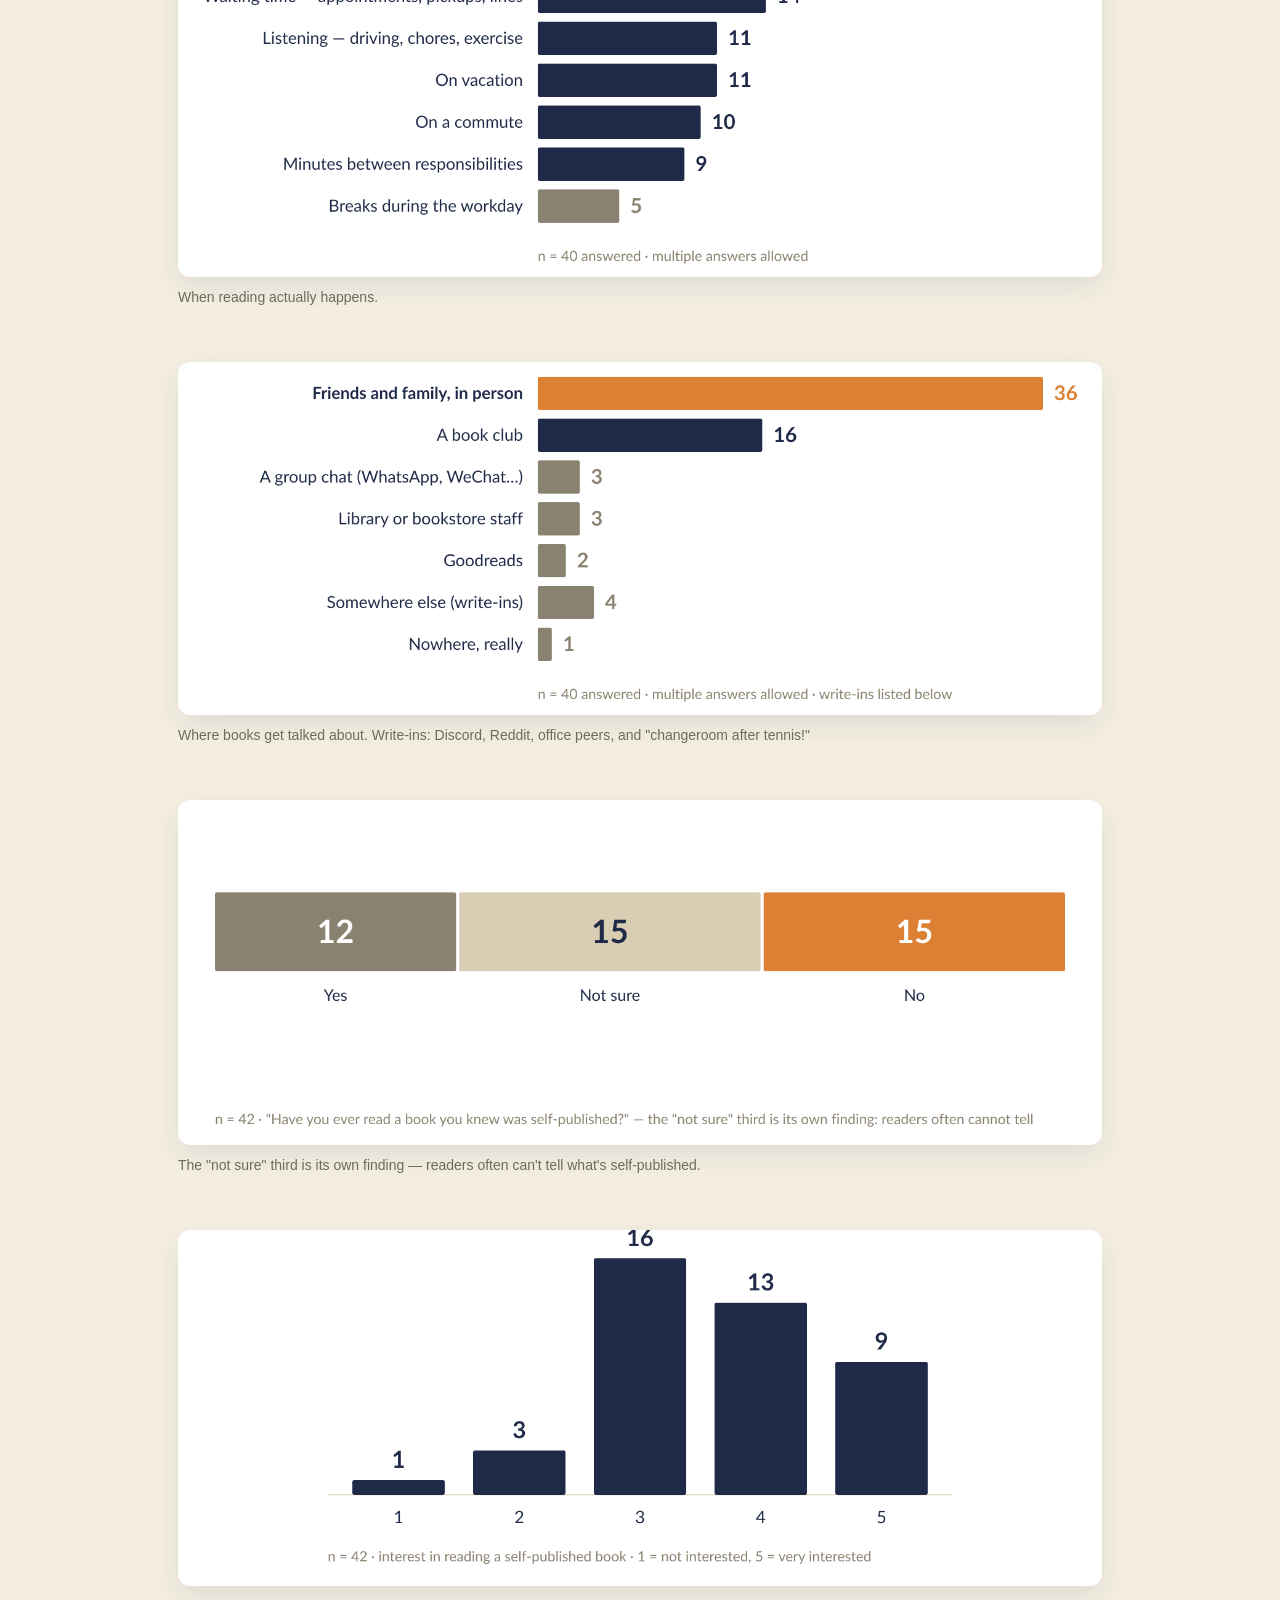
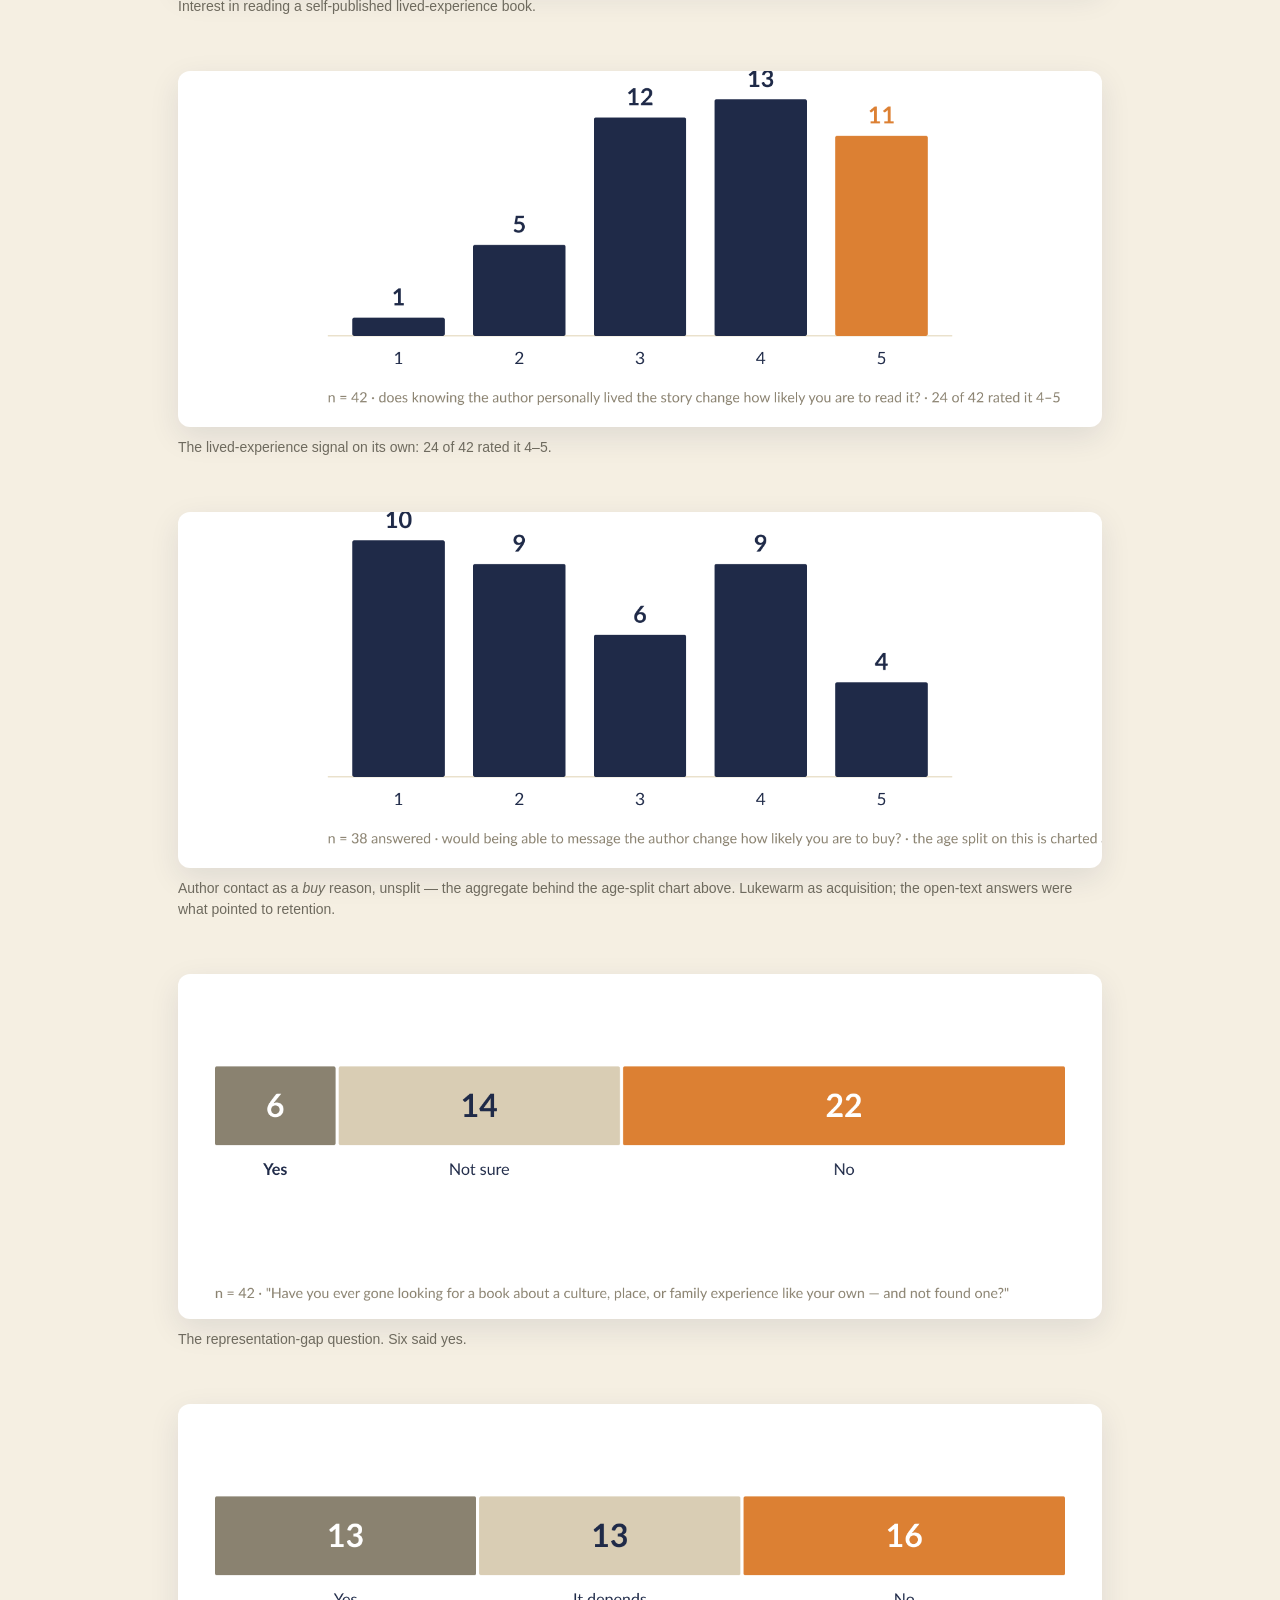
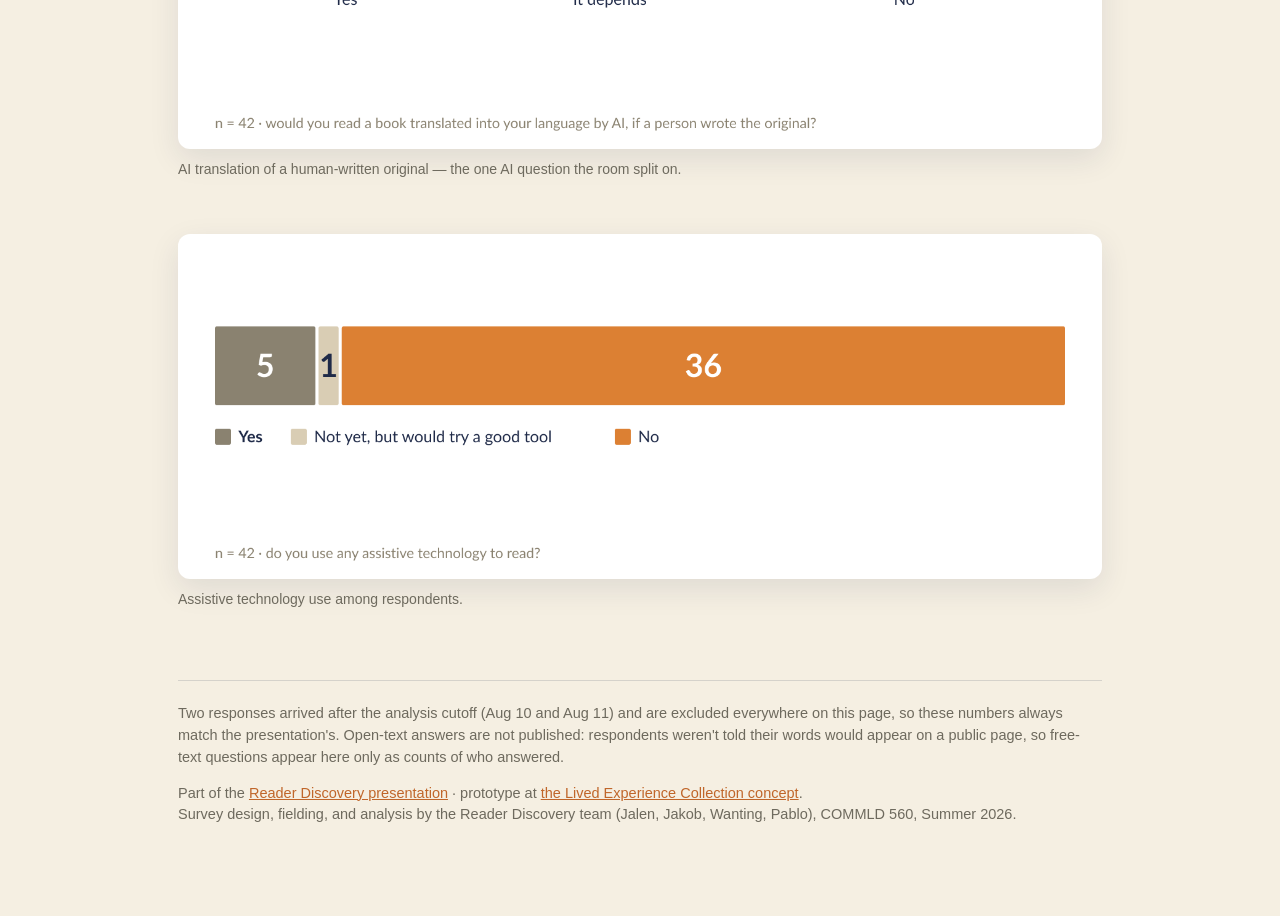
<file: data/index.html>
<!doctype html>
<html lang="en" dir="ltr">
<head>
<meta charset="utf-8">
<meta name="viewport" content="width=device-width, initial-scale=1">
<!-- Hosted so the full data can travel with the case study; deliberately not indexable. -->
<meta name="robots" content="noindex, nofollow">
<title>Reader Discovery — survey results</title>
<meta property="og:title" content="Reader Discovery — survey results">
<meta property="og:description" content="Full survey data behind the COMMLD 560 (UW) Reader Discovery case study. Not an Amazon product.">
<style>
  :root { --navy: #101528; --cream: #F5EFE2; --cream-deep: #EDE5D2; --ink: #1F2A4A; --muted: #6E6A5E; --accent: #C0662A; }
  * { margin: 0; padding: 0; box-sizing: border-box; }
  body { background: var(--cream); color: var(--ink); font-family: -apple-system, "Segoe UI", Roboto, Helvetica, Arial, sans-serif; line-height: 1.5; }
  .wrap { max-width: 980px; margin: 0 auto; padding: 64px 28px 90px; }
  .kicker { font-size: 13px; letter-spacing: 0.22em; text-transform: uppercase; color: var(--accent); font-weight: 700; }
  h1 { font-family: "Playfair Display", "Didot", "Bodoni 72", Georgia, serif; font-weight: 800; font-size: clamp(34px, 6vw, 54px); line-height: 1.08; margin: 14px 0 22px; }
  .method { background: var(--cream-deep); border-radius: 14px; padding: 22px 26px; font-size: 15.5px; margin: 26px 0 10px; }
  .method b { font-weight: 700; }
  .method p + p { margin-top: 10px; }
  .chart { margin-top: 54px; }
  h2 { font-family: "Playfair Display", "Didot", "Bodoni 72", Georgia, serif; font-weight: 800; font-size: clamp(24px, 4vw, 32px); margin: 72px 0 -24px; padding-top: 26px; border-top: 1px solid rgba(31,42,74,0.15); }
  .chart img { width: 100%; height: auto; display: block; border-radius: 12px; background: #fff; box-shadow: 0 10px 30px rgba(31,42,74,0.10); }
  .cap { margin-top: 10px; font-size: 14px; color: var(--muted); }
  .ext { border-left: 4px solid var(--accent); padding-left: 14px; }
  footer { margin-top: 70px; padding-top: 22px; border-top: 1px solid rgba(31,42,74,0.15); font-size: 14.5px; color: var(--muted); }
  a { color: var(--accent); }
  .banner { background: var(--navy); color: var(--cream); font-size: 13.5px; padding: 10px 16px; text-align: center; }
</style>
</head>
<body>
<div class="banner">Student project — University of Washington, COMMLD 560. Not an Amazon product or study.</div>
<div class="wrap">
  <div class="kicker">Reader Discovery · survey appendix</div>
  <h1>How do you find books worth reading?</h1>
  <p>The complete visualized results behind the numbers quoted in the Reader Discovery case study.</p>

  <div class="method">
    <p><b>Method.</b> A six-section reader survey fielded July–August 2026; <b>n&nbsp;=&nbsp;42</b> responses through August&nbsp;4. Recruitment was a convenience sample in two waves — the team's own networks, then a family re-share that skewed 55+ — so <b>age and recruitment channel are confounded</b> throughout. We report <b>counts, not percentages</b>; sub-questions have smaller ns where respondents skipped them, and each chart states its own.</p>
  </div>


  <h2>The results the presentation cites</h2>

  <div class="chart"><img src="kdp-chart-forced-choice.png" alt="Chart: forced choice between a celebrity memoir and an unknown first-person story"><div class="cap">The forced-choice question behind "our own data killed our first hypothesis." "It depends" was a literal answer option.</div></div>
  <div class="chart"><img src="kdp-chart-contact-by-age.png" alt="Chart: interest in reaching the author, split by age group"><div class="cap">The age split on reaching the author. Read with the confound above — the 55+ group arrived almost entirely through a single re-share.</div></div>
  <div class="chart"><img src="kdp-chart-hesitation.png" alt="Chart: hesitations about buying from an unknown author"><div class="cap">Hesitations about an unknown author. Quality uncertainty beat everything, including price.</div></div>
  <div class="chart"><img src="kdp-chart-human-not-ai.png" alt="Chart: how much human authorship matters to readers"><div class="cap">The strongest signal we measured: how much human authorship matters.</div></div>
  <div class="chart"><img src="kdp-chart-discovery.png" alt="Chart: how readers currently discover books"><div class="cap">How respondents currently find books.</div></div>
  <div class="chart ext"><img src="kdp-chart-booknet.png" alt="Chart: BookNet Canada 2025 findings on human authorship"><div class="cap"><b>External corroboration</b> — BookNet Canada's 2025 consumer study, charted from their published figures. Not our data; included because it points the same direction as ours.</div></div>

  <h2>Everything else we asked</h2>

  <div class="chart"><img src="kdp-chart-age.png" alt="Chart: age ranges of the 42 respondents"><div class="cap">Who answered. The two-wave recruitment shows up here directly.</div></div>
  <div class="chart"><img src="kdp-chart-books-month.png" alt="Chart: books read in a typical month"><div class="cap">Books per month. Mostly light readers — the audience a trust signal has to work for.</div></div>
  <div class="chart"><img src="kdp-chart-read-listen.png" alt="Chart: whether respondents read, listen, or both"><div class="cap">Read, listen, or both.</div></div>
  <div class="chart"><img src="kdp-chart-when-read.png" alt="Chart: when respondents end up reading"><div class="cap">When reading actually happens.</div></div>
  <div class="chart"><img src="kdp-chart-where-talk.png" alt="Chart: where respondents talk about books with other people"><div class="cap">Where books get talked about. Write-ins: Discord, Reddit, office peers, and "changeroom after tennis!"</div></div>
  <div class="chart"><img src="kdp-chart-selfpub-read.png" alt="Chart: whether respondents have knowingly read a self-published book"><div class="cap">The "not sure" third is its own finding — readers often can't tell what's self-published.</div></div>
  <div class="chart"><img src="kdp-chart-selfpub-interest.png" alt="Chart: interest in reading a self-published book, 1 to 5"><div class="cap">Interest in reading a self-published lived-experience book.</div></div>
  <div class="chart"><img src="kdp-chart-lived-it.png" alt="Chart: does knowing the author personally lived the story change likelihood of reading, 1 to 5"><div class="cap">The lived-experience signal on its own: 24 of 42 rated it 4–5.</div></div>
  <div class="chart"><img src="kdp-chart-contact-overall.png" alt="Chart: would being able to message the author change likelihood of buying, 1 to 5"><div class="cap">Author contact as a <i>buy</i> reason, unsplit — the aggregate behind the age-split chart above. Lukewarm as acquisition; the open-text answers were what pointed to retention.</div></div>
  <div class="chart"><img src="kdp-chart-culture-gap.png" alt="Chart: have you looked for a book about an experience like your own and not found one"><div class="cap">The representation-gap question. Six said yes.</div></div>
  <div class="chart"><img src="kdp-chart-ai-translation.png" alt="Chart: would you read a book translated by AI if a person wrote the original"><div class="cap">AI translation of a human-written original — the one AI question the room split on.</div></div>
  <div class="chart"><img src="kdp-chart-assistive-tech.png" alt="Chart: do you use assistive technology to read"><div class="cap">Assistive technology use among respondents.</div></div>

  <footer>
    <p>Two responses arrived after the analysis cutoff (Aug 10 and Aug 11) and are excluded everywhere on this page, so these numbers always match the presentation's. Open-text answers are not published: respondents weren't told their words would appear on a public page, so free-text questions appear here only as counts of who answered.</p>
    <p style="margin-top:14px">Part of the <a href="../deck/?present">Reader Discovery presentation</a> · prototype at <a href="../">the Lived Experience Collection concept</a>.<br>
    Survey design, fielding, and analysis by the Reader Discovery team (Jalen, Jakob, Wanting, Pablo), COMMLD 560, Summer 2026.</p>
  </footer>
</div>
</body>
</html>
</file>
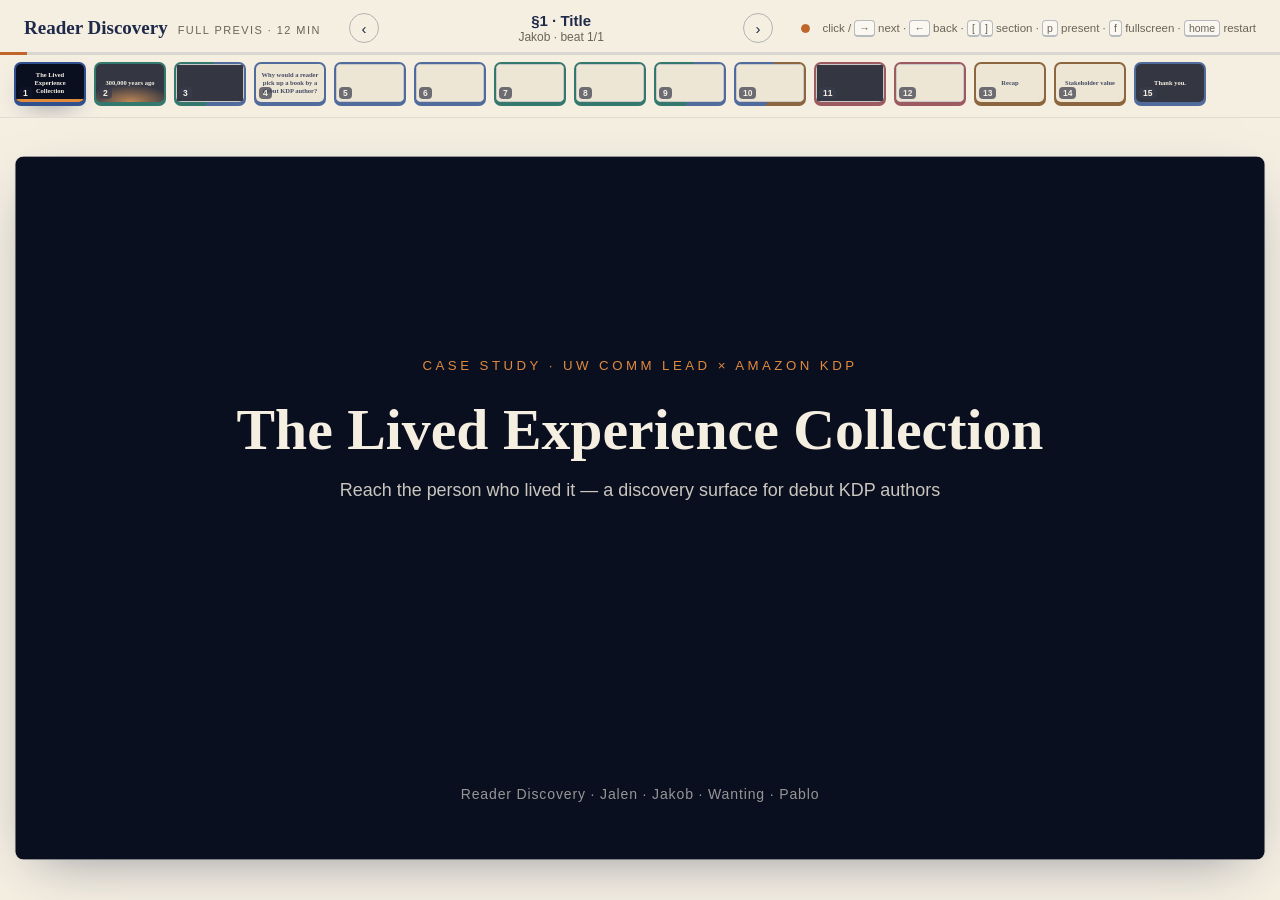
<file: deck/index.html>
<!doctype html>
<html lang="en" dir="ltr">
<head>
<!-- GENERATED by final-project/previs/build-deck.py from previs.html.
     Edit the SOURCE and rebuild - direct edits here are erased by the next build.
     (This has happened once: the 8/17 lazy-loading pass was hand-made here and had
     to be ported back.) -->
<meta charset="utf-8">
<meta name="viewport" content="width=device-width, initial-scale=1">
<!-- Same rule as the prototype: hosted so it opens from a link, never indexable. -->
<meta name="robots" content="noindex, nofollow">
<title>Reader Discovery — presentation</title>
<meta property="og:title" content="Reader Discovery — student concept presentation">
<meta property="og:description" content="COMMLD 560 (UW) final project. Not an Amazon product.">
<style>#notes{display:none}</style>
<meta property="og:type" content="website">
<meta property="og:url" content="https://jakobhoward.github.io/kdp-lived-experience-concept/deck/">
<meta property="og:image" content="https://jakobhoward.github.io/kdp-lived-experience-concept/deck/og-deck.png">
<meta property="og:image:type" content="image/png">
<meta property="og:image:width" content="1200">
<meta property="og:image:height" content="630">
<meta property="og:image:alt" content="A campfire in a dark forest with four figures gathered around it, headed &quot;Reader Discovery Presentation&quot;, under a STUDENT CONCEPT banner for Inclusive Design &amp; Product Equity (COMMLD 560), University of Washington.">
<meta name="twitter:card" content="summary_large_image">
</head>
<body>
<style>
  :root {
    --cream: #F5EFE2;
    --cream-deep: #EDE5D2;
    --ink: #1F2A4A;
    --dark: #10162B;
    --muted: #6B6455;
    --accent: #C0662A;
    --accent-bright: #E08A3C;
    --scrim: rgba(16, 21, 40, 0.62);
    --chip-bg: #1F2A4A;
    --serif: "Playfair Display", "Didot", "Bodoni 72", Georgia, serif;
    --sans: -apple-system, BlinkMacSystemFont, "Segoe UI", Roboto, Helvetica, Arial, sans-serif;
  }
  * { margin: 0; padding: 0; box-sizing: border-box; }
  html, body { height: 100%; }
  body {
    background: var(--cream); color: var(--ink); font-family: var(--sans);
    display: flex; flex-direction: column; align-items: center; min-height: 100vh; overflow: hidden;
  }

  /* ---------- header ---------- */
  header { width: 100%; display: flex; align-items: center; justify-content: space-between; gap: 14px; padding: 12px 24px 8px; }
  .brand { display: flex; align-items: baseline; gap: 10px; white-space: nowrap; }
  .brand .word { font-family: var(--serif); font-weight: 800; font-size: 19px; }
  .brand .tag { font-size: 11px; text-transform: uppercase; letter-spacing: 0.13em; color: var(--muted); }
  .secnav { display: flex; align-items: center; gap: 12px; min-width: 0; }
  .secbtn { font: inherit; font-size: 15px; line-height: 1; border: 1px solid rgba(31,42,74,0.3); background: transparent; color: var(--ink); border-radius: 999px; width: 30px; height: 30px; cursor: pointer; }
  .secbtn:hover { border-color: var(--ink); }
  .secbtn:focus-visible, .dot:focus-visible { outline: 2px solid var(--accent); outline-offset: 2px; }
  .seclabel { text-align: center; min-width: 340px; }
  .seclabel .nm { font-weight: 700; font-size: 15px; }
  .seclabel .meta { font-size: 12px; color: var(--muted); margin-top: 1px; }
  .hud-right { display: flex; align-items: center; gap: 12px; white-space: nowrap; }
  .dots { display: flex; gap: 6px; }
  .dot { width: 9px; height: 9px; border-radius: 50%; border: 1.5px solid rgba(31,42,74,0.45); background: transparent; cursor: pointer; padding: 0; }
  .dot.on { background: var(--accent); border-color: var(--accent); }
  .hint { font-size: 11.5px; color: var(--muted); }
  kbd { font-family: var(--sans); font-size: 10.5px; border: 1px solid rgba(31,42,74,0.3); border-bottom-width: 2px; border-radius: 4px; padding: 1px 4px; background: #fff8; }
  #gprog { width: 100%; height: 3px; background: rgba(31,42,74,0.12); }
  #gprog i { display: block; height: 100%; background: var(--accent); width: 0; transition: width .3s ease; }

  /* ---------- thumbnail rail (8/18): scrubbable slide navigator ---------- */
  /* Sits in-flow at compact height; the strip itself is an overlay, so hover-expanding
     it never reflows the stage or needs a fit() call. The frame color says who presents
     the section (split sections get a two-color frame, first presenter on the left);
     the expanded caption says it in words, so color is never the only channel. Hidden
     with the rest of the chrome in perform mode. */
  #rail { position: relative; width: 100%; height: 60px; z-index: 30; }
  #railstrip { position: absolute; left: 0; right: 0; top: 0; display: flex; gap: 8px;
    padding: 7px 14px 11px; overflow-x: auto; overscroll-behavior-x: contain;
    scroll-behavior: smooth; background: var(--cream);
    border-bottom: 1px solid rgba(31,42,74,0.1); }
  #railstrip::-webkit-scrollbar { height: 5px; }
  #railstrip::-webkit-scrollbar-thumb { background: rgba(31,42,74,0.22); border-radius: 99px; }
  #railstrip::-webkit-scrollbar-track { background: transparent; }
  #rail:hover #railstrip, #rail:focus-within #railstrip, #rail.open #railstrip {
    box-shadow: 0 18px 40px -18px rgba(31,42,74,0.45); }
  .thumb { flex: none; display: block; padding: 2px; border: 0; border-radius: 7px;
    background: var(--tc1, rgba(31,42,74,0.28)); cursor: pointer; text-align: left;
    opacity: 0.82; transition: opacity .2s ease; }
  .thumb.two { background: linear-gradient(100deg, var(--tc1) 50%, var(--tc2) 50%); }
  .thumb:hover, .thumb.cur { opacity: 1; }
  .thumb.cur { box-shadow: 0 10px 26px -12px rgba(31,42,74,0.55); }
  .thumb:focus-visible { outline: 2px solid var(--accent); outline-offset: 2px; }
  .tart { position: relative; display: block; width: 68px; height: 38px; border-radius: 5px;
    overflow: hidden; background: var(--cream-deep);
    transition: width .28s ease, height .28s ease; }
  .thumb.darkt .tart { background: #0A0F20; }
  .tart img { width: 100%; height: 100%; object-fit: cover; display: block; }
  .tart .tt { position: absolute; inset: 0; display: flex; align-items: center; justify-content: center;
    padding: 7%; text-align: center; font-family: var(--serif); font-weight: 800;
    font-size: 6.5px; line-height: 1.25; color: var(--ink); text-wrap: balance;
    transition: font-size .28s ease; }
  .thumb.darkt .tt { color: var(--cream); }
  .thumb.firet .tart { background: radial-gradient(ellipse 90% 65% at 50% 100%, rgba(224,138,60,0.8), rgba(224,138,60,0) 70%), #0A0F20; }
  .tnum { position: absolute; left: 3px; bottom: 3px; z-index: 2; font-size: 8.5px; font-weight: 700;
    line-height: 1; color: var(--cream); background: rgba(16,22,43,0.72); border-radius: 4px;
    padding: 2px 4px; }
  .tprog { position: absolute; left: 0; right: 0; bottom: 0; height: 3px; z-index: 2;
    background: rgba(16,22,43,0.28); display: none; }
  .tprog i { display: block; height: 100%; width: 0; background: var(--accent-bright); transition: width .25s ease; }
  .thumb.cur .tprog { display: block; }
  /* the caption sits on the button's own presenter-colored background, so it reads
     as a nameplate: cream text on the owner's color (all four are dark enough) */
  .tcap { display: block; overflow: hidden; height: 0; opacity: 0; width: 68px;
    transition: height .28s ease, opacity .2s ease, margin-top .28s ease, width .28s ease;
    font-size: 11px; line-height: 1.3; color: var(--cream); padding: 0 4px 2px; }
  .tcap .nm2 { display: block; font-weight: 700; white-space: nowrap; overflow: hidden; text-overflow: ellipsis; }
  .tcap .who { display: block; font-weight: 700; font-size: 10.5px; color: rgba(245,239,226,0.82);
    white-space: nowrap; overflow: hidden; text-overflow: ellipsis; }
  #rail:hover .tart, #rail:focus-within .tart, #rail.open .tart { width: 152px; height: 86px; }
  #rail:hover .tt, #rail:focus-within .tt, #rail.open .tt { font-size: 11px; }
  #rail:hover .tcap, #rail:focus-within .tcap, #rail.open .tcap { height: 31px; opacity: 1; margin-top: 3px; width: 152px; }

  /* ---------- stage ---------- */
  #stagewrap { flex: 1; display: flex; align-items: center; justify-content: center; width: 100%; min-height: 0; }
  #scaler { transform-origin: center center; }
  #stage {
    position: relative; width: 1600px; height: 900px; background: var(--cream-deep);
    border-radius: 10px; overflow: hidden; cursor: pointer;
    box-shadow: 0 22px 70px -28px rgba(31,42,74,0.5), 0 0 0 1px rgba(31,42,74,0.14);
    transition: background .4s ease;
  }
  #stage.dark { background: var(--dark); }

  .seq { position: absolute; inset: 0; opacity: 0; visibility: hidden; transition: opacity .35s ease, visibility 0s linear .35s; }
  .seq.on { opacity: 1; visibility: visible; transition: opacity .35s ease; }

  .base { position: absolute; overflow: hidden; border-radius: 4px; box-shadow: 0 10px 40px -18px rgba(31,42,74,0.55); }
  .base img { position: absolute; display: block; }
  .base.bleed { inset: 0; border-radius: 0; box-shadow: none; }
  .base.bleed img { width: 1600px; height: 900px; left: 0; top: 0; }

  .veil { position: absolute; inset: 0; opacity: 0; pointer-events: none; background: var(--scrim);
    backdrop-filter: blur(7px) saturate(0.8); -webkit-backdrop-filter: blur(7px) saturate(0.8); transition: opacity .55s ease; }
  .focused .veil { opacity: 1; }
  /* the author dashboard is a near-white page — the standard scrim washes to pale gray on it */
  #sq-rosa .veil { background: rgba(16,21,40,0.82); }

  .lift { position: absolute; overflow: hidden; border-radius: 10px; background: #fff;
    box-shadow: 0 30px 80px -20px rgba(0,0,0,0.65), 0 0 0 1px rgba(255,255,255,0.22);
    transform-origin: top left; transition: transform .65s cubic-bezier(.22,.9,.24,1), opacity .45s ease; opacity: 0; }
  .lift img { position: absolute; display: block; }
  .focused .lift { opacity: 1; }
  .lift.gone { opacity: 0 !important; }

  .col { position: absolute; left: 84px; top: 150px; width: 590px; color: var(--cream); }
  .kicker { font-size: 15px; letter-spacing: 0.18em; text-transform: uppercase; color: var(--accent-bright); font-weight: 600; margin-bottom: 18px; }
  .col h1 { font-family: var(--serif); font-weight: 800; font-size: 76px; line-height: 1.04; text-wrap: balance; margin-bottom: 24px; }
  .col .copy { font-size: 20px; line-height: 1.5; color: rgba(245,239,226,0.92); max-width: 32ch; }
  .col .ask { margin-top: 26px; font-size: 19px; font-weight: 700; color: var(--accent-bright); }
  .rise { opacity: 0; transform: translateY(16px); transition: opacity .5s ease, transform .5s ease; }
  .focused .rise { opacity: 1; transform: none; }
  .focused .rise:nth-child(2) { transition-delay: .12s; }
  .focused .rise:nth-child(3) { transition-delay: .22s; }

  .anno { position: absolute; opacity: 0; transform: translateY(8px); transition: opacity .4s ease, transform .4s ease; }
  .anno.show { opacity: 1; transform: none; }
  .chip { display: inline-block; background: var(--chip-bg); color: var(--cream); border: 1px solid rgba(245,239,226,0.35);
    font-size: 16.5px; line-height: 1.35; padding: 10px 16px; border-radius: 10px; max-width: 340px;
    box-shadow: 0 12px 30px -12px rgba(0,0,0,0.6); }
  .chip b { color: var(--accent-bright); }
  svg.arrows { position: absolute; inset: 0; width: 100%; height: 100%; pointer-events: none; }
  svg.arrows path { fill: none; stroke: var(--accent-bright); stroke-width: 3.5; stroke-linecap: round; stroke-dasharray: 640; stroke-dashoffset: 640; }
  svg.arrows path.show { transition: stroke-dashoffset .6s ease .1s; stroke-dashoffset: 0; }
  svg.arrows .head { fill: var(--accent-bright); stroke: none; opacity: 0; transition: opacity .2s ease .6s; }
  svg.arrows .head.show { opacity: 1; }
  .ring { position: absolute; border: 2.5px solid var(--accent-bright); border-radius: 8px; box-shadow: 0 0 0 4px rgba(224,138,60,0.25); opacity: 0; transition: opacity .4s ease .25s; }
  .ring.show { opacity: 1; }
  /* marks where a lifted crop came from, after it departs */
  .origin { position: absolute; border: 2px solid rgba(224,138,60,0.75); border-radius: 6px; box-shadow: 0 0 0 4px rgba(224,138,60,0.12); opacity: 0; transition: opacity .3s ease, border-color .5s ease 1.15s, box-shadow .5s ease 1.15s; pointer-events: none; }
  .focused .origin { opacity: 1; border-color: rgba(255,255,255,0.8); box-shadow: 0 0 0 4px rgba(255,255,255,0.1); }
  .focused .veil { transition-delay: .15s; }
  .focused .lift { transition-delay: .28s, .2s; }
  .origin.off { opacity: 0 !important; }

  .datahead { position: absolute; left: 0; right: 0; top: 90px; text-align: center; color: var(--cream); padding: 0 150px; }
  .datahead h2 { font-family: var(--serif); font-weight: 800; font-size: 42px; line-height: 1.15; text-wrap: balance; }
  .datahead .sub { margin-top: 13px; font-size: 18.5px; color: rgba(245,239,226,0.85); }

  /* typographic beats */
  .typo { position: absolute; inset: 0; display: flex; flex-direction: column; justify-content: center; padding: 0 150px; }
  .typo .kicker { margin-bottom: 26px; }
  .typo .huge { font-family: var(--serif); font-weight: 800; font-size: 64px; line-height: 1.12; text-wrap: balance; max-width: 22ch; }
  .typo.centered { align-items: center; text-align: center; }
  .typo.centered .huge { max-width: 26ch; }
  .typo .giant { font-family: var(--serif); font-weight: 800; font-size: 290px; line-height: 1; letter-spacing: -0.01em; }
  .typo .lines { margin-top: 34px; display: flex; flex-direction: column; gap: 18px; }
  .typo .line { font-size: 23px; line-height: 1.45; max-width: 52ch; }
  .typo .line b { font-weight: 700; }
  .typo .accent { color: var(--accent); }
  .dark .typo, .dark .typo .huge { color: var(--cream); }
  .dark .typo .accent { color: var(--accent-bright); }
  .step { opacity: 0; transform: translateY(14px); transition: opacity .5s ease, transform .5s ease; }
  .step.show { opacity: 1; transform: none; }

  /* history frames */
  .frame { position: absolute; inset: 0; opacity: 0; transition: opacity .45s ease; }
  .frame.show { opacity: 1; }
  .frame img { width: 1600px; height: 900px; display: block; object-fit: contain; }
  .era { position: absolute; left: 0; right: 0; bottom: 40px; text-align: center; opacity: 0; transition: opacity .45s ease; }
  .era.show { opacity: 1; }
  .era span { display: inline-block; font-family: var(--serif); font-weight: 800; font-size: 30px; color: var(--cream); background: rgba(16,22,43,0.82); padding: 12px 28px; border-radius: 999px; }

  #stage.pitch { background: #0A0F20; }
  /* the licensed scene runs full-bleed in both sections — no blend mode, nothing to key out */
  video.scene-fire { position: absolute; inset: 0; width: 1600px; height: 900px; object-fit: cover;
    opacity: 0; transition: opacity .5s ease; pointer-events: none; }
  video.scene-fire.on { opacity: 1; }
  /* the push-in. Origin sits on the fire itself (just below centre) so the frame closes
     on the flame rather than the middle of the picture. Slow enough to read as a move. */
  #scenevid { transform-origin: 45% 62%; transition: opacity .5s ease, transform 1.6s cubic-bezier(.4,0,.2,1); }
  #scenevid.zoomed { transform: scale(1.45); }
  /* entering from the cold open: hold the figures back until the push-in lands */
  #sq-hist.delayfigs .scene { transition-delay: 1.5s; }
  /* the title sits in the empty upper forest; this keeps it off the treeline */
  #sq-fire .fire-title { text-shadow: 0 2px 30px rgba(0,0,0,0.85), 0 0 80px rgba(0,0,0,0.6); }
  /* held back to 80% so the real flame stays the brightest thing on the slide */
  .stick { position: absolute; transition: opacity .6s ease; filter: brightness(0.8); }
  .stick.flip { transform: scaleX(-1); }
  #sq-hist.lone .stick { opacity: 0; }         /* the circle leaves as one — figures go together, on the same fade as the fire */
  /* the four writing examples stand in a row on a common baseline, entering one at a time */
  .evob { position: absolute; bottom: 420px;
    opacity: 0; transform: translateX(-50%) scale(0.45) translateY(120px); transform-origin: 50% 100%;
    transition: opacity .55s ease, transform .85s cubic-bezier(.22,.9,.3,1); }
  .evob img { display: block;
    filter: drop-shadow(0 26px 44px rgba(0,0,0,0.85)) drop-shadow(0 0 34px rgba(224,138,60,0.28)); }
  .evob.page img { border-radius: 3px; }
  .evob.show { opacity: 1; transform: translateX(-50%); }
  #ev-clay { left: 400px; } #ev-bone { left: 800px; } #ev-codex { left: 1200px; }
  /* right third, large — the left half of the type field is the photo's focal point */
  #ev-print { left: 1150px; bottom: 160px; }
  .shot { position: absolute; overflow: hidden; border-radius: 10px; background: #fff; box-shadow: 0 24px 60px -18px rgba(0,0,0,0.45); }
  .shot img { position: absolute; display: block; }
  .line.past { opacity: 0.32; font-size: 17px !important; }
  .negrow { display: flex; flex-direction: column; gap: 16px; margin-top: 34px; }
  .neg { background: rgba(31,42,74,0.07); border-radius: 12px; padding: 18px 22px; display: flex; gap: 17px; align-items: center; max-width: 560px; }
  .neg svg { flex: none; }
  .neg .t { font-size: 21px; line-height: 1.35; color: var(--ink); }
  .neg .t b { font-weight: 700; }
  .neg.pos { background: rgba(192,102,42,0.13); }
  .neg.pos .t { font-family: var(--serif); font-weight: 800; font-size: 27px; color: var(--accent); }
  /* the thesis cards sit over the loop slide's veil, so translucent washes go illegible — solid grounds there */
  #sq-loop .neg { background: rgba(245,239,226,0.94); }
  #sq-loop .neg.pos { background: var(--cream); }
  #sq-arc .line { transition: opacity .4s ease, font-size .4s ease; }
  /* §13 you already own the parts */

  /* §9 rosa's options as chips — the spoken line enumerates, the slide shows */
  .optrow { display: flex; flex-direction: column; gap: 14px; margin-top: 26px; }
  .opt { display: flex; align-items: center; gap: 14px; font-size: 21px; }
  .opt svg { flex: 0 0 auto; }
  .opt b { font-weight: 700; }

  /* §12 background: the reading circle, dimmed to texture under the navy */
  .arcbg { position: absolute; inset: 0; width: 1600px; height: 900px; object-fit: cover; opacity: 0; transition: opacity .8s ease; filter: grayscale(0.65) brightness(0.6); }
  .arcbg.show { opacity: 0.3; }

  /* §11 beat 1: the baked headline is erased in the image (texture-filled), and the
     acquisition-vs-retention line is set here — no background, so no visible seam */
  .b24patch { position: absolute; left: 40px; top: 108px; width: 1060px; color: #25293C; font-family: var(--serif); font-weight: 800; font-size: 52px; line-height: 1.15; padding-top: 6px; }

  /* §16 native five-questions list */
  #close-qs .line { font-size: 30px; max-width: none; }
  .ell { width: 292px; height: 150px; border-radius: 50%; background: var(--accent); display: flex; align-items: center; justify-content: center; text-align: center; font-family: var(--serif); font-weight: 800; font-size: 24px; color: var(--cream); line-height: 1.12; padding: 0 26px; transition: opacity .4s ease, transform .4s ease; }
  .ellrow { position: absolute; left: 110px; right: 110px; top: 292px; display: flex; gap: 36px; justify-content: center; }
  .stdetail { position: absolute; left: 200px; right: 200px; top: 540px; display: grid; grid-template-columns: repeat(3, 1fr); gap: 44px; opacity: 0; transition: opacity .45s ease; }
  .stdetail.show { opacity: 1; }
  .stdetail .lab { font-size: 12.5px; letter-spacing: 0.16em; text-transform: uppercase; color: var(--muted); margin-bottom: 10px; }
  .stdetail .val { font-size: 22px; line-height: 1.4; color: var(--ink); }
  .stdetail .val.oc { font-weight: 700; }
  #sq-stake[data-on] .ell { opacity: 0.28; }
  #sq-stake[data-on="1"] .ell:nth-child(1), #sq-stake[data-on="2"] .ell:nth-child(2),
  #sq-stake[data-on="3"] .ell:nth-child(3), #sq-stake[data-on="4"] .ell:nth-child(4) { opacity: 1; transform: scale(1.06); }
  .scene { position: absolute; inset: 0; opacity: 0; transition: opacity .45s ease; }
  .scene.show { opacity: 1; }
  .matrix { position: absolute; left: 110px; right: 110px; top: 296px; display: grid; grid-template-columns: 118px repeat(4, 1fr); column-gap: 30px; color: var(--ink); }
  .matrix .mhead { font-family: var(--serif); font-weight: 800; font-size: 25px; line-height: 1.12; padding-bottom: 16px; transition: opacity .45s ease, color .45s ease; }
  .matrix .mlabel { font-size: 12.5px; letter-spacing: 0.16em; text-transform: uppercase; color: var(--muted); text-align: right; padding: 20px 0 0; border-top: 1px solid rgba(31,42,74,0.16); }
  .matrix .mcell { font-size: 19px; line-height: 1.42; padding: 17px 0 24px; border-top: 1px solid rgba(31,42,74,0.16); transition: opacity .45s ease; }
  .matrix .mcell.outcome { font-weight: 700; }
  .matrix .mspacer { border: 0; }
  #sq-stake.fr .dim { opacity: 0.15; }
  #sq-stake.fr .mhead.keep { color: var(--accent); }

  /* §12b day one — ARC made concrete: the live prototype page, time-staged. The
     patches are white because the page is white; they hide the stars row and the
     counts row so the shot reads as launch day. Only the counts patch ever lifts. */
  .dayshot { position: absolute; overflow: hidden; border-radius: 10px; background: #fff;
    box-shadow: 0 30px 80px -20px rgba(0,0,0,0.5), 0 0 0 1px rgba(31,42,74,0.12); }
  .dayshot img { position: absolute; display: block; }
  .daypatch { position: absolute; background: #fff; display: flex; align-items: center; transition: opacity .55s ease; }
  .daypatch span { font-size: 15px; color: #565959; }

  /* §13 recap — added per Chang (8/17): one slide recapping the three pitched ideas
     before the benefits slide. The thumbnails reuse the exact crops the audience has
     already seen (the shelf/gate/answered lifts), rescaled — recognition, not rereading. */
  .rcrow { position: absolute; left: 68px; right: 68px; top: 296px; display: flex; gap: 42px; justify-content: center; }
  .rccard { flex: none; width: 460px; }
  .rccard:nth-child(2) { transition-delay: .1s; }
  .rccard:nth-child(3) { transition-delay: .2s; }
  .rcshot { position: relative; overflow: hidden; width: 460px; height: 300px; border-radius: 10px; background: #fff;
    box-shadow: 0 30px 80px -20px rgba(31,42,74,0.45), 0 0 0 1px rgba(31,42,74,0.12); }
  .rcshot img { position: absolute; display: block; }
  .rcname { font-family: var(--serif); font-weight: 800; font-size: 26px; color: var(--ink); margin-top: 20px; }
  .rcline { font-size: 16.5px; line-height: 1.4; color: var(--muted); margin-top: 6px; }
  .srcline { position: absolute; left: 110px; bottom: 40px; font-size: 12.5px; color: var(--muted); }
  .scene .framewrap { position: absolute; background: #fff; padding: 12px; box-shadow: 0 24px 60px -18px rgba(0,0,0,0.6); }
  .scene img { display: block; }
  .bub, #lbl-act, #lbl-rea { transition: opacity .4s ease; }
  .fire-title { position: absolute; left: 0; right: 0; top: 150px; text-align: center; color: var(--cream); }
  .fire-title .big { font-family: var(--serif); font-weight: 800; font-size: 84px; }

  /* §0 title card — quiet and typographic; on screen while the Zoom room fills */
  #sq-title { background: #0A0F20; }
  #sq-title .titlecard { position: absolute; left: 0; right: 0; top: 258px; text-align: center; color: var(--cream); }
  #sq-title .kick { font-size: 17px; letter-spacing: .26em; color: var(--accent-bright); }
  #sq-title .big { font-family: var(--serif); font-weight: 800; font-size: 74px; margin-top: 30px; }
  #sq-title .sub { font-size: 23px; margin-top: 20px; color: rgba(245,239,226,0.82); }
  #sq-title .team { position: absolute; left: 0; right: 0; bottom: 72px; text-align: center; font-size: 18px; letter-spacing: .06em; color: rgba(245,239,226,0.6); }

  /* §2 print beat ground — licensed Chinese movable type under the Gutenberg page */
  #print-ground { position: absolute; inset: 0; width: 1600px; height: 900px; object-fit: cover; opacity: 0; transition: opacity .6s ease; }
  #print-ground.show { opacity: 1; }

  /* performance mode (`p`, or ?present — the link the room sees): chrome gone, stage
     alone for the screen share. Chrome-by-default is the 8/18 flip: the team scrubs
     this deck far more often than anyone presents it, and nobody should have to
     remember a key to navigate. */
  /* #rot is deliberately NOT in this list: back when perform mode was the default,
     hiding it here meant the rotate prompt never once rendered. */
  body.perform header, body.perform #gprog, body.perform #rail, body.perform #notes { display: none; }

  .robotcard { position: absolute; left: 150px; top: 190px; width: 470px; background: #EFEDE8; border-radius: 14px; padding: 28px; box-shadow: 0 30px 80px -20px rgba(0,0,0,0.65); }
  .robotcard img { width: 100%; display: block; }

  /* notes strip — rehearsal gear: hidden unless ?notes asks for it */
  #notes { display: none; width: 100%; max-width: 1280px; padding: 10px 24px 14px; text-align: center; min-height: 64px; }
  body.shownotes:not(.perform) #notes { display: block; }
  #notes .say { font-size: 15px; color: var(--ink); }
  #notes .say::before { content: "Say · "; color: var(--accent); font-weight: 700; }
  #notes .build { font-size: 12.5px; color: var(--muted); margin-top: 3px; }
  #notes .build::before { content: "Build · "; font-weight: 700; }

  /* phone review: header was built for a wide screen */
  @media (max-width: 900px) {
    header { flex-wrap: wrap; justify-content: center; gap: 6px; padding: 8px 10px 4px; }
    .brand { width: 100%; justify-content: center; }
    .brand .tag, .hint { display: none; }
    .secnav { order: 3; width: 100%; justify-content: center; }
    .seclabel { min-width: 0; }
    .seclabel .nm { font-size: 14px; }
    .hud-right { order: 4; }
    #notes { padding: 8px 14px 12px; min-height: 0; }
    #notes .say { font-size: 14px; line-height: 1.35; }
    #notes .build { font-size: 11.5px; line-height: 1.3; }
  }
  /* A portrait phone scales the 1600x900 stage to about 0.23 — every label on it is
     unreadable. Ask for landscape, but never trap: orientation lock is common, so the
     prompt is always dismissable and dismissal sticks for the visit. */
  #rot { display: none; position: fixed; inset: 0; z-index: 50; padding: 26px;
         background: rgba(16,22,43,0.93); align-items: center; justify-content: center; }
  #rot .rotcard { background: var(--cream); color: var(--ink); border-radius: 16px;
         padding: 30px 26px; text-align: center; max-width: 330px;
         box-shadow: 0 30px 70px -20px rgba(0,0,0,0.7); }
  #rot svg { display: block; margin: 0 auto 18px; }
  #rot .rott { font-family: var(--serif); font-weight: 800; font-size: 26px; line-height: 1.15; }
  #rot .rots { font-size: 15px; line-height: 1.45; color: var(--muted); margin-top: 10px; }
  #rot button { margin-top: 22px; font: inherit; font-size: 14px; font-weight: 700;
         color: var(--accent); background: transparent; border: 1px solid rgba(31,42,74,0.3);
         border-radius: 999px; padding: 10px 22px; cursor: pointer; }
  #rot button:focus-visible { outline: 2px solid var(--accent); outline-offset: 2px; }
  @media (orientation: portrait) and (max-width: 900px) {
    body:not(.rot-ok) #rot { display: flex; }
  }

  /* Back to the top of the show. Fixed rather than in <header>, because the header is
     hidden in perform mode — the default, and the only mode the public deck ships.
     Held at low opacity so it never competes on a screen share; full on hover/focus. */
  #home { position: fixed; left: 15px; bottom: 13px; z-index: 40; display: flex; align-items: center;
          gap: 7px; font: inherit; font-size: 12.5px; font-weight: 600; color: var(--ink);
          background: rgba(245,239,226,0.92); border: 1px solid rgba(31,42,74,0.28);
          border-radius: 999px; padding: 7px 14px 7px 11px; cursor: pointer; opacity: 0.28;
          transition: opacity .25s ease, border-color .25s ease; }
  #home:hover, #home:focus-visible { opacity: 1; border-color: var(--ink); }
  #home:focus-visible { outline: 2px solid var(--accent); outline-offset: 2px; }
  /* nothing to go back to on beat one */
  #home.off { opacity: 0; pointer-events: none; }

  @media (prefers-reduced-motion: reduce) {
    .lift, .veil, .rise, .anno, .seq, .step, .frame, .era, svg.arrows path, .thumb, .tart, .tt, .tcap { transition-duration: 0.01s !important; transition-delay: 0s !important; }
    #railstrip { scroll-behavior: auto; }
  }
</style>

<header>
  <div class="brand">
    <span class="word">Reader Discovery</span>
    <span class="tag">full previs · 12 min</span>
  </div>
  <div class="secnav">
    <button class="secbtn" id="prevsec" aria-label="Previous section">‹</button>
    <div class="seclabel"><div class="nm" id="secnm">—</div><div class="meta" id="secmeta">—</div></div>
    <button class="secbtn" id="nextsec" aria-label="Next section">›</button>
  </div>
  <div class="hud-right">
    <div class="dots" aria-label="Beats in section"></div>
    <span class="hint">click / <kbd>→</kbd> next · <kbd>←</kbd> back · <kbd>[</kbd><kbd>]</kbd> section · <kbd>p</kbd> present · <kbd>f</kbd> fullscreen · <kbd>home</kbd> restart</span>
  </div>
</header>
<div id="gprog"><i></i></div>

<!-- Thumbnail rail (8/18): one tile per section so the team can scrub to a beat without
     knowing any keys. Art reuses the slide assets by filename via data-from — never src,
     so the build's inliner won't base64 a second copy of anything; copyThumbArt() lifts
     each src off the already-hydrated slide img instead. Tiles here are just id + art;
     the script wires numbers, names, presenter frames, clicks, and hides any tile whose
     section has been cut. Typographic tiles echo the slide they stand for. -->
<nav id="rail" aria-label="Slide navigator">
  <div id="railstrip">
    <button type="button" class="thumb darkt" data-sec="title"><span class="tart"><span class="tt">The Lived Experience Collection</span></span></button>
    <button type="button" class="thumb darkt firet" data-sec="fire"><span class="tart"><span class="tt">300,000 years ago</span></span></button>
    <button type="button" class="thumb darkt" data-sec="hist"><span class="tart"><img data-from="e11.webp" alt="" style="object-position:50% 20%"></span></button>
    <button type="button" class="thumb" data-sec="q"><span class="tart"><span class="tt">Why would a reader pick up a book by a debut KDP author?</span></span></button>
    <button type="button" class="thumb" data-sec="shelf"><span class="tart"><img data-from="shelf.webp" alt="" style="object-position:50% 0"></span></button>
    <button type="button" class="thumb" data-sec="gate"><span class="tart"><img data-from="book.webp" alt="" style="object-position:50% 0"></span></button>
    <button type="button" class="thumb" data-sec="ask"><span class="tart"><img data-from="ask.webp" alt="" style="object-position:50% 30%"></span></button>
    <button type="button" class="thumb" data-sec="rosa"><span class="tart"><img data-from="dash.webp" alt="" style="object-position:50% 0"></span></button>
    <button type="button" class="thumb" data-sec="loop"><span class="tart"><img data-from="answered.webp" alt="" style="object-position:50% 45%"></span></button>
    <button type="button" class="thumb" data-sec="data"><span class="tart"><img data-from="bleed24.webp" alt=""></span></button>
    <button type="button" class="thumb darkt" data-sec="arc"><span class="tart"><img data-from="arc-circle.webp" alt=""></span></button>
    <button type="button" class="thumb" data-sec="day"><span class="tart"><img data-from="arc-book.webp" alt="" style="object-position:50% 0"></span></button>
    <button type="button" class="thumb" data-sec="recap"><span class="tart"><span class="tt">Recap</span></span></button>
    <button type="button" class="thumb" data-sec="stake"><span class="tart"><span class="tt">Stakeholder value</span></span></button>
    <button type="button" class="thumb darkt" data-sec="close"><span class="tart"><span class="tt">Thank you.</span></span></button>
  </div>
</nav>

<div id="stagewrap">
  <div id="scaler">
    <div id="stage" aria-live="polite">
      <!-- ONE fire layer for the whole show. §1 sits wide; §2 pushes in to 1.45x on the
           same running clip, so the move reads as a camera, not a crossfade. Sourced at
           1920x1080 so the zoomed framing is near-native rather than upscaled. -->
      <!-- preload="none": 1.9MB that used to race the first paint. warmAll() buffers it
           the moment the page is up, long before the click that starts the show. -->
      <video id="scenevid" class="scene-fire" src="campfire-scene.mp4" muted loop playsinline preload="none"></video>

      <!-- §1 COLD OPEN -->
      <!-- §0 title — static; the show starts when the fire fades in -->
      <section class="seq" id="sq-title">
        <div class="titlecard">
          <div class="kick">CASE STUDY · UW COMM LEAD × AMAZON KDP</div>
          <div class="big">The Lived Experience Collection</div>
          <div class="sub">Reach the person who lived it — a discovery surface for debut KDP authors</div>
        </div>
        <!-- order of first appearance in the show, not of contribution -->
        <div class="team">Reader Discovery · Jalen · Jakob · Wanting · Pablo</div>
      </section>

      <section class="seq" id="sq-fire">
        <div class="fire-title">
          <div class="big step" id="fire-t">300,000 years ago</div>
        </div>
      </section>

      <!-- §2 HISTORY -->
      <section class="seq" id="sq-hist">
        <!-- composed campfire scene: licensed stick figures (AdobeStock 2015814173) recolored cream, real fire where the icon was -->
        <div class="scene" id="camp">
          <img class="stick" data-src="fig1.webp" style="left:160px; top:518px; height:282px;" alt="">
          <img class="stick flip" data-src="fig2.webp" style="left:346px; top:485px; height:315px;" alt="">
          <img class="stick" data-src="fig4.webp" style="left:1250px; top:499px; height:301px;" alt="">
          <img class="stick" data-src="fig1.webp" style="left:1458px; top:518px; height:282px;" alt="">
        </div>
        <svg class="scene" id="bubs" viewBox="0 0 1600 900" aria-hidden="true">
          <g fill="#E9BC4F">
            <!-- one bubble centred over each head; tails drop to the new figure tops -->
            <g class="bub" id="bub1" opacity="0"><ellipse cx="434" cy="400" rx="80" ry="48"/><path d="M 418 443 L 430 481 L 452 441 Z"/></g>
            <g class="bub" id="bub2" opacity="0"><ellipse cx="223" cy="430" rx="70" ry="42"/><path d="M 209 467 L 214 508 L 240 464 Z"/></g>
            <g class="bub" id="bub3" opacity="0"><ellipse cx="1358" cy="412" rx="70" ry="42"/><path d="M 1344 449 L 1348 490 L 1374 446 Z"/></g>
            <g class="bub" id="bub4" opacity="0"><ellipse cx="1518" cy="430" rx="62" ry="40"/><path d="M 1504 467 L 1508 508 L 1534 464 Z"/></g>
          </g>
        </svg>
        <img id="print-ground" data-src="chinese-type.webp" alt="Chinese movable type blocks standing on a bed of set type">
        <!-- the story without its teller: the last bubble hardens into clay, then evolves -->
        <div class="evob" id="ev-clay"><img data-src="clay.webp" style="height:200px;" alt="Proto-cuneiform tablet, Sumer"></div>
        <div class="evob" id="ev-bone"><img data-src="bone.webp" style="height:320px;" alt="Shang oracle bone, British Library Or. 1595"></div>
        <div class="evob page" id="ev-codex"><img data-src="w4.webp" style="height:310px;" alt="Dresden Codex page, Maya"></div>
        <div class="evob page" id="ev-print"><img data-src="gut.webp" style="height:580px;" alt="Gutenberg Bible, Genesis"></div>
        <div class="frame" id="f10"><img data-src="e10.webp" alt="School of Athens"></div>
        <div class="frame" id="f11"><img data-src="e11.webp" alt="Shakespeare reads to a crowd"></div>
        <div class="frame" id="f13"><img data-src="e13.webp" alt="A Twitch stream with live chat"></div>
        <div class="scene" id="abe-scene" style="background:#0F2610;">
          <!-- mp4 here, not the GIF: same 8s loop at 1/6 the bytes, which keeps the inlined
               build under the artifact size ceiling. The Slides pack still ships abe.gif. -->
          <div class="framewrap" style="left:348px; top:88px;"><video id="abevid" src="abe.mp4" style="width:880px; display:block;" muted loop playsinline preload="none" aria-label="Grandpa Simpson telling the lemon tree story"></video></div>
        </div>
      </section>

      <!-- §3 THE QUESTION -->
      <section class="seq" id="sq-q">
        <div class="typo">
          <div class="huge">Why would a reader pick up a book by a debut KDP author?</div>
          <div class="lines"><div class="line step show" style="color:var(--muted)">What makes that appealing — and to whom?</div></div>
        </div>
      </section>

      <!-- §4 THE SHELF -->
      <section class="seq" id="seq-a">
        <div class="base" style="left:202px; top:20px; width:1197px; height:860px;">
          <img data-src="shelf.webp" style="width:1197px; left:0; top:0;" alt="Lived Experience collection page">
        </div>
        <div class="veil"></div>
        <div class="origin" style="left:379px; top:699px; width:204px; height:162px;"></div>
        <div class="col" style="top:200px;">
          <h1 class="rise" style="font-size:84px;">The shelf</h1>
          <p class="copy rise">Every card opens with the author&rsquo;s own words — membership is attestation plus metadata, so it scales with no editorial headcount.</p>
          <p class="ask rise" id="a-ask" style="opacity:0">Ask 1 — would your storefront teams give this shelf a home?</p>
        </div>
        <div class="lift" id="a-lift" style="left:760px; top:140px; width:740px; height:588px;">
          <img data-src="shelf.webp" style="width:4337px; left:-642px; top:-2461px;" alt="">
        </div>
        <svg class="arrows" viewBox="0 0 1600 900" aria-hidden="true">
          <path id="a-arr1" d="M 452 600 C 600 622, 690 556, 756 492"/>
          <polygon id="a-arr1h" class="head" points="768,480 758.5,501.9 745.9,488.9"/>
          <path id="a-arr2" d="M 492 140 C 620 150, 720 220, 758 292"/>
          <polygon id="a-arr2h" class="head" points="770,308 751.8,292.8 767.6,284.4"/>
        </svg>
        <div class="anno" id="a-anno1" style="left:140px; top:565px;">
          <span class="chip"><b>Her own words.</b> The statement is the gate — an attestation, not an Amazon certification.</span>
        </div>
        <div class="anno" id="a-anno2" style="left:140px; top:88px;">
          <span class="chip"><b>Observed, not awarded.</b> The badge only says she opted in to reader questions.</span>
        </div>
      </section>

      <!-- §7 THE GATE -->
      <section class="seq" id="seq-b">
        <div class="base" style="left:290px; top:20px; width:1019px; height:860px;">
          <img data-src="book.webp" style="width:1019px; left:0; top:0;" alt="Book page with author attestation">
        </div>
        <div class="veil"></div>
        <div class="origin" style="left:621px; top:195px; width:357px; height:147px;"></div>
        <div class="col" style="width:460px;">
          <h1 class="rise" style="font-size:72px;">Author attestation</h1>
          <p class="copy rise">The gate is the author&rsquo;s own statement. No badge, no filter — no store can certify a life.</p>
          <p class="ask rise" id="b-ask" style="opacity:0">Ask 2 — what should happen when an attestation is false?</p>
        </div>
        <div class="lift" id="b-lift" style="left:560px; top:160px; width:980px; height:402px;">
          <img data-src="book.webp" style="width:2800px; left:-910px; top:-479px;" alt="">
        </div>
        <div class="ring" id="b-ring" style="left:920px; top:414px; width:400px; height:50px;"></div>
        <svg class="arrows" viewBox="0 0 1600 900" aria-hidden="true">
          <path id="b-arr1" d="M 470 662 C 660 700, 820 600, 905 470"/>
          <polygon id="b-arr1h" class="head" points="910,452 890,462 908,476"/>
        </svg>
        <div class="anno" id="b-anno1" style="left:140px; top:630px;">
          <span class="chip"><b>&ldquo;What if it&rsquo;s false&rdquo;</b> is answered one line away — existing report tools, existing policies, no new machinery.</span>
        </div>
      </section>

      <!-- §8 ASK THE AUTHOR -->
      <section class="seq" id="sq-ask">
        <div class="base" style="left:343px; top:20px; width:914px; height:860px;">
          <img data-src="ask.webp" style="width:914px; left:0; top:0;" alt="Book page with the ask panel open">
        </div>
        <div class="veil"></div>
        <div class="origin" style="left:481px; top:448px; width:149px; height:369px;"></div>
        <div class="col" style="width:560px; top:170px;">
          <h1 class="rise" style="font-size:64px;">Finished the book? Ask the author</h1>
          <p class="copy rise">Rosa sees each question.<br>Nothing appears anywhere unless she publishes it.<br>No private messaging at any tier.</p>
          <p class="ask rise" id="k-ask" style="opacity:0">Ask 3 — what breaks first at scale?</p>
        </div>
        <div class="lift" id="k-lift" style="left:1090px; top:100px; width:280px; height:696px;">
          <img data-src="ask.webp" style="width:1723px; left:-261px; top:-807px;" alt="">
        </div>
      </section>

      <!-- §9 ROSA'S SIDE -->
      <section class="seq" id="sq-rosa">
        <div class="base" style="left:199px; top:20px; width:1202px; height:860px;">
          <img data-src="dash.webp" style="width:1202px; left:0; top:0;" alt="Rosa's author dashboard">
        </div>
        <div class="veil"></div>
        <div class="col" style="width:500px; top:190px;">
          <h1 class="rise" style="font-size:60px;">Nothing is public until Rosa publishes it</h1>
          <div class="optrow rise">
            <div class="opt"><svg width="34" height="34" viewBox="0 0 34 34" aria-hidden="true"><circle cx="17" cy="17" r="16" fill="#C0662A"/><path d="M10 17.5 L15 22.5 L24 12.5" fill="none" stroke="#F5EFE2" stroke-width="3.2" stroke-linecap="round" stroke-linejoin="round"/></svg><div><b>Answer &amp; publish</b> — it joins her author page</div></div>
            <div class="opt"><svg width="34" height="34" viewBox="0 0 34 34" aria-hidden="true"><circle cx="17" cy="17" r="16" fill="#8C8270"/><path d="M11.5 11.5 L22.5 22.5 M22.5 11.5 L11.5 22.5" stroke="#F5EFE2" stroke-width="3.2" stroke-linecap="round"/></svg><div><b>Decline</b> — the question deletes</div></div>
            <div class="opt"><svg width="34" height="34" viewBox="0 0 34 34" aria-hidden="true"><circle cx="17" cy="17" r="16" fill="#8C8270"/><rect x="9" y="15.2" width="16" height="3.6" rx="1.8" fill="#F5EFE2"/></svg><div><b>Leave it</b> — no penalty, no nudges</div></div>
          </div>
        </div>
        <div class="lift" id="r-lift" style="left:660px; top:90px; width:860px; height:721px;">
          <img data-src="dash.webp" style="width:2082px; left:-315px; top:-386px;" alt="">
        </div>
      </section>

      <!-- §10 THE LOOP -->
      <section class="seq" id="sq-loop">
        <div class="base" style="left:290px; top:20px; width:1019px; height:860px;">
          <img data-src="answered.webp" style="width:1019px; left:0; top:0;" alt="Rosa answered your question">
        </div>
        <div class="veil"></div>
        <div class="origin" id="l-org" style="left:444px; top:497px; width:166px; height:322px; transition:opacity .45s ease;"></div>
        <div class="col" id="l-col1" style="width:560px; top:190px; transition:opacity .45s ease;">
          <div class="kicker rise">The loop closes</div>
          <h1 class="rise" style="font-size:64px;">The person who lived it, answering</h1>
          <p class="copy rise">Her answer publishes with the question to her author page — where every future reader can see the person behind the book.</p>
        </div>
        <div class="col" id="l-col2" style="width:640px; top:150px; opacity:0; transition:opacity .45s ease;">
          <div class="kicker">Our answer &middot; why it holds</div>
          <h1 style="font-size:56px;">There is a person behind this book.</h1>
          <div class="negrow">
            <div class="neg step" id="an1">
              <svg width="40" height="40" viewBox="0 0 40 40"><rect x="8" y="8" width="24" height="24" rx="5" fill="#8C8270"/><rect x="15" y="15" width="10" height="10" rx="2" fill="#F5EFE2"/><rect x="12" y="1" width="4" height="6" rx="2" fill="#8C8270"/><rect x="24" y="1" width="4" height="6" rx="2" fill="#8C8270"/><rect x="12" y="33" width="4" height="6" rx="2" fill="#8C8270"/><rect x="24" y="33" width="4" height="6" rx="2" fill="#8C8270"/><rect x="1" y="12" width="6" height="4" rx="2" fill="#8C8270"/><rect x="1" y="24" width="6" height="4" rx="2" fill="#8C8270"/><rect x="33" y="12" width="6" height="4" rx="2" fill="#8C8270"/><rect x="33" y="24" width="6" height="4" rx="2" fill="#8C8270"/></svg>
              <div class="t">An AI-written book <b>has no one behind it</b>.</div>
            </div>
            <div class="neg step" id="an2">
              <svg width="40" height="40" viewBox="0 0 40 40"><polygon points="20,3 24.5,14.5 37,14.5 27,22.5 30.8,35 20,27.5 9.2,35 13,22.5 3,14.5 15.5,14.5" fill="#8C8270"/></svg>
              <div class="t">A celebrity memoirist <b>won&rsquo;t answer you</b>.</div>
            </div>
            <div class="neg pos step" id="an3">
              <svg width="40" height="40" viewBox="0 0 40 40"><circle cx="20" cy="12" r="7" fill="#C0662A"/><path d="M 6 36 C 6 26 12 22 20 22 C 28 22 34 26 34 36 Z" fill="#C0662A"/></svg>
              <div class="t">This author <b>will</b>.</div>
            </div>
          </div>
        </div>
        <div class="lift" id="l-lift" style="left:1080px; top:90px; width:360px; height:700px;">
          <img data-src="answered.webp" style="width:2213px; left:-335px; top:-1035px;" alt="">
        </div>
      </section>

      <!-- §11 THE DATA -->
      <section class="seq" id="seq-c">
        <div class="base bleed" id="c-b24"><img data-src="bleed24.webp" alt="Slide: author reachability pays off after reading"><div class="b24patch">Author reachability doesn&rsquo;t sell the book — it pays off after reading</div></div>
        <div class="base bleed" id="c-b25" style="opacity:0; transition:opacity .4s ease;"><img data-src="b25.webp" alt="Slide: the missing signal is quality"></div>
        <div class="base bleed" id="c-b26" style="opacity:0; transition:opacity .4s ease;"><img data-src="b26.webp" alt="Slide: nobody rated human authorship below a 3"></div>
        <div class="veil"></div>
        <div class="datahead anno" id="c-head1">
          <h2>Forced to choose, 16 took the memoir — and 19 said &ldquo;it depends.&rdquo;</h2>
          <div class="sub">n = 42 · Of the 19, 12 named the subject — not the author&rsquo;s fame — as what decides. The shelf merchandises by subject.</div>
        </div>
        <div class="datahead anno" id="c-head2">
          <h2>Under 55, 12 of 23 said messaging the author makes them more likely to buy. 55 and over: 1 of 15.</h2>
          <div class="sub">&ldquo;Would being able to message the author — ask a question about the book or their life —
          change how likely you are to buy it?&rdquo; · 1 = makes no difference, 5 = much more likely · age and channel are confounded</div>
        </div>
        <div class="datahead anno" id="c-head3">
          <h2>The hesitation that beat everything: &ldquo;no way to tell if it&rsquo;s any good.&rdquo;</h2>
          <div class="sub">27 of 42 · 18 distrust the reviews that exist · price moved 3.</div>
        </div>
        <div class="datahead anno" id="c-head4">
          <h2>40 of 42 rated human authorship a 4 or a 5.</h2>
          <div class="sub">n = 42 · nobody below a 3 · &ldquo;makes no difference&rdquo; drew zero.</div>
        </div>
        <div class="datahead anno" id="c-head5">
          <h2>BookNet Canada reads the same way.</h2>
          <div class="sub">Published percentages, external corroboration — our own survey reports counts only.</div>
        </div>
        <div class="origin off" id="c-org1" style="left:18px; top:456px; width:824px; height:148px;"></div>
        <div class="origin off" id="c-org2" style="left:842px; top:406px; width:729px; height:317px;"></div>
        <div class="origin off" id="c-org3" style="left:20px; top:362px; width:609px; height:350px;"></div>
        <div class="origin off" id="c-org4" style="left:742px; top:430px; width:832px; height:286px;"></div>
        <div class="lift" id="c-lift1" style="left:180px; top:350px; width:1240px; height:252px;">
          <img data-src="slide24.webp" style="width:2543px; left:-95px; top:-686px;" alt="">
        </div>
        <div class="lift" id="c-lift2" style="left:225px; top:290px; width:1150px; height:500px;">
          <img data-src="slide24.webp" style="width:2666px; left:-1400px; top:-640px;" alt="">
        </div>
        <div class="lift" id="c-lift3" style="left:50px; top:240px; width:1500px; height:494px;">
          <img data-src="chart25.webp" style="width:1500px; left:0; top:0;" alt="">
        </div>
        <div class="lift" id="c-lift4" style="left:343px; top:280px; width:914px; height:525px;">
          <img data-src="b26.webp" style="width:2400px; left:-30px; top:-543px;" alt="">
        </div>
        <div class="lift" id="c-lift5" style="left:155px; top:300px; width:1290px; height:443px;">
          <img data-src="b26.webp" style="width:2480px; left:-1150px; top:-667px;" alt="">
        </div>
      </section>

      <!-- §12 ARC -->
      <section class="seq" id="sq-arc">
        <!-- the deck's circle motif, restated in the present: a debut's first audience is
             a circle of readers. Licensed AdobeStock 1986643502, 6000x4004 master. -->
        <img class="arcbg" id="arc-bg" data-src="arc-circle.webp" alt="">
        <div class="robotcard step" id="arc-img"><img data-src="robot.webp" alt="An ARC machine looming over a rubber duck"></div>
        <div class="typo" style="left:680px; right:0; position:absolute; padding:0 100px 0 0;">
          <div class="kicker step" id="arc-k">Trust signal</div>
          <div class="huge step" id="arc-t" style="font-size:76px;">Let&rsquo;s talk ARC.</div>
          <div class="lines">
            <!-- Trimmed 8/17 from six lines to four (Jakob&rsquo;s deck-cutting pass):
                 the two blockers share a line, and metadata folded into the ask.
                 The full sentences stay in the say notes for the speaker. -->
            <div class="line step" id="arc-l0" style="color:rgba(245,239,226,.75)">Advance Reader Copies — a debut&rsquo;s first audience.</div>
            <div class="line step" id="arc-l1">Blocked twice: <b>the $50 rule</b>, and review-for-copy.</div>
            <div class="line step" id="arc-lv"><b>Vine</b> already does this for products — invited, free, disclosed.</div>
            <div class="line step accent" id="arc-l3" style="font-weight:700;">Ask 4 — engagement as <b>metadata</b>, never reviews. Why not books?</div>
          </div>
        </div>
      </section>

      <!-- §12b DAY ONE — ARC made concrete (added 8/17, after both mentors said they
           could not follow the ARC proposal). The live prototype book page, time-staged
           with white patches: launch day has no stars and no counts; the counts patch
           lifts, the stars patch never does. Rosa&rsquo;s ledger rises beside it. -->
      <section class="seq" id="sq-day">
        <div class="typo" style="justify-content: flex-start; padding: 90px 110px 0;">
          <div class="kicker">Trust signal · made concrete</div>
          <div class="huge" style="font-size: 44px; max-width: none;">Day one.</div>
        </div>
        <div class="dayshot step" id="day-book" style="left:110px; top:280px; width:860px; height:424px;">
          <img data-src="arc-book.webp" style="width:3670px; left:-1181px; top:-505px;" alt="">
          <div class="daypatch" id="day-p-stars" style="left:16px; top:192px; width:300px; height:62px;"><span style="font-size:20px">No ratings yet</span></div>
          <div class="daypatch" id="day-p-counts" style="left:12px; top:312px; width:816px; height:102px;"></div>
        </div>
        <div class="anno chip" id="day-chip" style="left:700px; top:640px;">Day one — <b>before the first review</b></div>
        <div class="dayshot step" id="day-dash" style="left:985px; top:395px; width:551px; height:190px;">
          <img data-src="arc-dash.webp" style="width:2080px; left:-1204px; top:-1071px;" alt="">
        </div>
      </section>

      <!-- §13 RECAP — added per Chang (8/17): "remind me of all the things you pitched
           before telling me why this will be beneficial." Three cards, the exact crops
           the audience has already seen, each named the way the deck named it. -->
      <section class="seq" id="sq-recap">
        <div class="typo" style="justify-content: flex-start; padding: 90px 110px 0;">
          <div class="kicker">Recap</div>
          <div class="huge" style="font-size: 44px; max-width: none;">What we&rsquo;re proposing</div>
        </div>
        <div class="rcrow">
          <div class="rccard step" id="rc1">
            <div class="rcshot"><img data-src="shelf.webp" style="width:659px; left:-99px; top:-200px;" alt=""></div>
            <div class="rcname">The shelf</div>
            <div class="rcline">A browsable collection of first-person, lived-experience books.</div>
          </div>
          <div class="rccard step" id="rc2">
            <div class="rcshot"><img data-src="book.webp" style="width:1365px; left:-453px; top:-183px;" alt=""></div>
            <div class="rcname">The gate</div>
            <div class="rcline">The author&rsquo;s attestation — her claim, in her own words.</div>
          </div>
          <div class="rccard step" id="rc3">
            <div class="rcshot"><img data-src="answered.webp" style="width:2831px; left:-418px; top:-1317px;" alt=""></div>
            <div class="rcname">Ask the author</div>
            <div class="rcline">Opt-in reader questions. She answers, or doesn&rsquo;t — her choice.</div>
          </div>
        </div>
      </section>


      <!-- §14 STAKEHOLDERS -->
      <section class="seq" id="sq-stake">
        <div class="typo" style="justify-content: flex-start; padding: 90px 110px 0;">
          <div class="kicker">Stakeholder value proposition</div>
          <div class="huge" style="font-size: 44px; max-width: none;">Who benefits from the Lived Experience Collection?</div>
        </div>
        <div class="ellrow">
          <div class="ell">Readers</div>
          <div class="ell">Multilingual Authors</div>
          <div class="ell">First-Time Indie Authors</div>
          <div class="ell">KDP</div>
        </div>
        <div class="stdetail" id="std1">
          <div><div class="lab">Pain</div><div class="val">AI slop &amp; fake reviews</div></div>
          <div><div class="lab">Solution</div><div class="val">Curated authentic stories</div></div>
          <div><div class="lab">Outcome</div><div class="val oc">High completion &amp; trust</div></div>
        </div>
        <div class="stdetail" id="std2">
          <div><div class="lab">Pain</div><div class="val">AI translation flagged as spam</div></div>
          <div><div class="lab">Solution</div><div class="val">Contextual author statement</div></div>
          <div><div class="lab">Outcome</div><div class="val oc">Unlocks English market</div></div>
        </div>
        <div class="stdetail" id="std3">
          <div><div class="lab">Pain</div><div class="val">Locked out by expensive PPC ads</div></div>
          <div><div class="lab">Solution</div><div class="val">Free organic collection placement</div></div>
          <div><div class="lab">Outcome</div><div class="val oc">Discovery without ad budget</div></div>
        </div>
        <div class="stdetail" id="std4">
          <div><div class="lab">Pain</div><div class="val">Brand risks &amp; KU subscriber churn</div></div>
          <div><div class="lab">Solution</div><div class="val">Self-attestation &amp; community reporting</div></div>
          <div><div class="lab">Outcome</div><div class="val oc">Reduced platform liability</div></div>
        </div>
        <div class="srcline">Sources: BookNet Canada (2025) · PNAS Nexus — Altay, Gilardi, Wittenberg (2024) · Amazon KDP Content Guidelines (2023) · YouBooks (2026)</div>
      </section>

      <!-- §16 CLOSING -->
      <section class="seq" id="sq-close">
        <div id="close-qs" style="position:absolute; inset:0; transition:opacity .5s ease;">
          <div class="typo" style="justify-content:flex-start; padding:130px 110px 0;">
            <div class="kicker">In closing · if we were part of the team</div>
            <div class="huge" style="font-size:64px;">Our next steps to research</div>
            <div class="lines" style="margin-top:56px; gap:26px;">
              <div class="line">1 · Would your storefront teams give this shelf a home?</div>
              <div class="line">2 · What should happen when an attestation is false?</div>
              <div class="line">3 · What breaks first in the author Q&amp;A — and at what scale?</div>
              <div class="line">4 · Amazon Vine seeds early reviews for products. Why not books?</div>
            </div>
          </div>
        </div>
        <div class="typo centered" id="close-ty" style="opacity:0; transition:opacity .5s ease;">
          <div class="huge">Thank you.</div>
          <div class="lines" style="align-items:center;">
            <div class="line accent step show" style="font-weight:700;">jakobhoward.github.io/kdp-lived-experience-concept</div>
            <div class="step show" style="margin-top:26px; background:var(--cream); padding:13px 13px 9px; border-radius:14px;"><img data-src="qr.png" style="width:150px; display:block;" alt="QR code for the live prototype"></div>
            <div class="line step show" style="margin-top:22px; font-size:17px; color:rgba(245,239,226,0.65);">full survey results · jakobhoward.github.io/kdp-lived-experience-concept/data</div>
          </div>
        </div>
      </section>

    </div>
  </div>
</div>

<button type="button" id="home" aria-label="Back to the start of the presentation">
  <svg width="15" height="15" viewBox="0 0 16 16" aria-hidden="true" fill="none">
    <path d="M 8 3 A 5 5 0 1 1 3.2 6.6" stroke="#C0662A" stroke-width="1.9" stroke-linecap="round"/>
    <path d="M 2.4 3.1 l 0.5 3.7 l 3.6 -0.7" stroke="#C0662A" stroke-width="1.9"
          stroke-linecap="round" stroke-linejoin="round"/>
  </svg>Back to start</button>

<div id="rot" role="group" aria-label="Orientation notice">
  <div class="rotcard">
    <svg width="52" height="52" viewBox="0 0 52 52" aria-hidden="true" fill="none">
      <rect x="4" y="15" width="26" height="34" rx="4" stroke="#1F2A4A" stroke-width="2.6"/>
      <rect x="14" y="44" width="6" height="1.6" rx="0.8" fill="#1F2A4A"/>
      <path d="M 24 6 A 20 20 0 0 1 46 26" stroke="#C0662A" stroke-width="2.6" stroke-linecap="round"/>
      <path d="M 46 26 l -5 -5 m 5 5 l -5 5" stroke="#C0662A" stroke-width="2.6"
            stroke-linecap="round" stroke-linejoin="round"/>
    </svg>
    <div class="rott">Rotate to landscape</div>
    <div class="rots">This deck is a 16:9 stage — sideways gives it room to be readable.</div>
    <button type="button" id="rot-x">View anyway</button>
  </div>
</div>
<div id="notes"><div class="say" id="n-say"></div><div class="build" id="n-build"></div></div>

<script>
(function () {
  'use strict';
  const $ = id => document.getElementById(id);
  const stage = $('stage');
  const sceneVid = $('scenevid');
  const abeVid = $('abevid');

  /* Deferred hydration: slide art ships as data-src so nothing races the title's first
     paint. The showing section (and the next) hydrate on render; warmAll() streams the
     rest in section order the moment the page is up, so stepping stays instant. */
  function hydrate(root) {
    root.querySelectorAll('img[data-src]').forEach(img => {
      img.src = img.dataset.src;
      img.dataset.art = img.dataset.src; // stable name — the rail finds its art by this
      img.removeAttribute('data-src');
    });
  }
  function warmAll() {
    // the fire is the show's second beat — buffer it first, before any slide art
    if (sceneVid.readyState === 0 && sceneVid.paused) { sceneVid.preload = 'auto'; sceneVid.load(); }
    const rest = SEC.map(s => s.el);
    (function next() {
      const el = rest.shift();
      if (el) { hydrate(el); setTimeout(next, 100); }
      else {
        copyThumbArt(); // every slide img now has data-art — the rail can borrow its src
        if (abeVid.readyState === 0 && abeVid.paused) { abeVid.preload = 'auto'; abeVid.load(); }
      }
    })();
  }
  window.addEventListener('load', () => setTimeout(warmAll, 50));

  const DOCK = {
    a: 'translate(-380.7px, 559.2px) scale(0.276)',
    b: 'translate(61.3px, 34.5px) scale(0.364)',
    k: 'translate(-608.7px, 348px) scale(0.5307)',
    r: 'translate(-279.2px, 153.1px) scale(0.5773)',
    l: 'translate(-635.8px, 406.5px) scale(0.46)',
    c1: 'translate(-161.8px, 106.3px) scale(0.6644)',
    c2: 'translate(617.2px, 115.7px) scale(0.6337)',
    c3: 'translate(22.7px, 39.1px) scale(0.9415)',
    c4: 'translate(-323px, 82px) scale(0.6663)',
    c5: 'translate(587px, 130px) scale(0.645)'
  };

  /* Sections. Each: beats = [{say, build, go}]; reset() returns section to beat-0 state. */
  const SEC = [];

  function sec(id, name, presenter, budget, stage_, seqId, beats, reset) {
    SEC.push({ id, name, presenter, budget, stage: stage_, el: $(seqId), beats, reset });
  }

  const show = (id, on = true) => $(id).classList.toggle('show', on);

  /* §0 title — static; up while the Zoom room fills */
  sec('title', 'Title', 'Jakob', '', 'dark', 'sq-title', [
    { say: '',
      build: '',
      go() {} }
  ], () => {});

  /* §1 cold open */
  sec('fire', 'Cold open', 'Pablo', '', 'dark', 'sq-fire', [
    { say: '',
      build: '',
      go() { show('fire-t'); } }
  ], () => { show('fire-t', false); });

  /* §2 history — the fire continues; figures inverted to cream around it */
  const FR = ['f10', 'f11', 'f13'];
  const SCENES = { abe: 'abe-scene' };
  const EVO = ['ev-clay', 'ev-bone', 'ev-codex', 'ev-print'];
  function sceneOn(on) {
    $('camp').classList.toggle('show', on);
    $('bubs').classList.toggle('show', on);
  }
  /* the evolution: ghosted circle, objects above the fire; lone = circle fully gone */
  function evoStage(lone) {
    histShow(null); sceneOn(true); bubs(0);
    $('sq-hist').classList.toggle('lone', !!lone);
  }
  function evo(id, lone) { evoStage(lone); EVO.forEach(e => show(e, e === id)); }
  /* the writing beat: the circle gets one breath on screen, then the three artifacts
     rise together while figures and fire fade — writing is the moment the story
     leaves its teller. `lone` clears the figures; the fire fades on the video layer. */
  let evoTimer = 0;
  function evoAll(list) {
    evoStage(false);
    clearTimeout(evoTimer);
    evoTimer = setTimeout(() => {
      $('sq-hist').classList.add('lone');
      list.forEach(id => show(id));
      sceneVid.style.opacity = 0;
    }, 900);
  }
  function bubs(n) {
    ['bub1', 'bub2', 'bub3', 'bub4'].forEach((b, i) => { $(b).style.opacity = i < n ? 1 : 0; });
  }
  function histShow(key) {
    sceneOn(false); bubs(0);
    clearTimeout(evoTimer);
    $('print-ground').classList.remove('show');
    $('sq-hist').classList.remove('lone');
    document.querySelectorAll('#camp .stick').forEach(el => { el.style.opacity = ''; });
    sceneVid.style.opacity = '';
    EVO.forEach(e => $(e).classList.remove('show'));
    FR.forEach(fr => show(fr, fr === key));
    Object.entries(SCENES).forEach(([k, id]) => $(id).classList.toggle('show', k === key));
    // abe lost its autoplay attribute to preload="none" — scripted instead
    if (key === 'abe') { abeVid.play().catch(() => {}); } else { abeVid.pause(); }
  }
  sec('hist', 'How stories travel', 'Pablo → Jakob', '', 'cream', 'sq-hist', [
    { say: '', dark: true, build: '', go() { histShow(null); sceneOn(true); bubs(0); } },
    { say: '', dark: true, build: '', go() { histShow(null); sceneOn(true); bubs(1); } },
    { say: '', dark: true, build: '', go() { histShow(null); sceneOn(true); bubs(4); } },
    { say: '', dark: true, build: '', go() { evoAll(['ev-clay', 'ev-bone', 'ev-codex']); } },
    { say: '', dark: true, build: '', go() { evo('ev-print', true); show('print-ground'); } },
    { say: '', build: '', go() { histShow('f10'); } },
    { say: '', build: '', go() { histShow('f11'); } },
    { say: '', build: '', go() { histShow('abe'); } },
    { say: '', build: '', go() { histShow('f13'); } }
  ], () => { histShow(null); });

  /* §3 question */
  sec('q', 'The question', 'Jakob', '', 'cream', 'sq-q', [
    { say: '', build: '', go() {} }
  ], () => {});

  /* §the shelf */
  function aReset() {
    $('seq-a').classList.remove('focused');
    $('a-lift').style.transform = DOCK.a;
    ['a-anno1', 'a-anno2'].forEach(i => $(i).classList.remove('show'));
    ['a-arr1', 'a-arr2', 'a-arr1h', 'a-arr2h'].forEach(i => $(i).classList.remove('show'));
    $('a-ask').style.opacity = '0';
  }
  const aFocus = () => { $('seq-a').classList.add('focused'); $('a-lift').style.transform = 'none'; };
  sec('shelf', 'The shelf', 'Jakob', '', 'cream', 'seq-a', [
    { say: '', build: '', go() {} },
    { say: '', build: '', go: aFocus },
    { say: '', build: '', go() { aFocus(); show('a-anno1'); show('a-arr1'); show('a-arr1h'); } },
    { say: '', build: '', go() { aFocus(); show('a-anno1'); show('a-arr1'); show('a-arr1h'); show('a-anno2'); show('a-arr2'); show('a-arr2h'); $('a-ask').style.opacity = 1; } }
  ], aReset);

  /* §7 gate */
  function bReset() {
    $('seq-b').classList.remove('focused');
    $('b-lift').style.transform = DOCK.b;
    $('b-anno1').classList.remove('show');
    ['b-arr1', 'b-arr1h'].forEach(i => $(i).classList.remove('show'));
    $('b-ring').classList.remove('show');
    $('b-ask').style.opacity = '0';
  }
  const bFocus = () => { $('seq-b').classList.add('focused'); $('b-lift').style.transform = 'none'; };
  sec('gate', 'The gate', 'Jakob', '', 'cream', 'seq-b', [
    { say: '', build: '', go() {} },
    { say: '', build: '', go: bFocus },
    { say: '', build: '', go() { bFocus(); show('b-anno1'); show('b-arr1'); show('b-arr1h'); show('b-ring'); $('b-ask').style.opacity = 1; } }
  ], bReset);

  /* §8 ask */
  function kReset() {
    $('sq-ask').classList.remove('focused');
    $('k-lift').style.transform = DOCK.k;
    $('k-ask').style.opacity = '0';
  }
  sec('ask', 'Ask the author', 'Pablo', '', 'cream', 'sq-ask', [
    { say: '', build: '', go() {} },
    { say: '', build: '', go() { $('sq-ask').classList.add('focused'); $('k-lift').style.transform = 'none'; $('k-ask').style.opacity = 1; } }
  ], kReset);

  /* §9 rosa */
  function rReset() {
    $('sq-rosa').classList.remove('focused');
    $('r-lift').style.transform = DOCK.r;
  }
  sec('rosa', "Rosa's side", 'Pablo', '', 'cream', 'sq-rosa', [
    { say: '', build: '', go() {} },
    { say: '', build: '', go() { $('sq-rosa').classList.add('focused'); $('r-lift').style.transform = 'none'; } }
  ], rReset);

  /* §10 loop */
  function lReset() {
    $('sq-loop').classList.remove('focused');
    $('l-lift').style.transform = DOCK.l;
    $('l-col1').style.opacity = 1;
    $('l-col2').style.opacity = 0;
    $('l-org').style.opacity = '';
    ['an1', 'an2', 'an3'].forEach(i => show(i, false));
  }
  const lFocus = () => { $('sq-loop').classList.add('focused'); $('l-lift').style.transform = 'none'; };
  const lThesis = () => { lFocus(); $('l-col1').style.opacity = 0; $('l-col2').style.opacity = 1; $('l-org').style.opacity = 0; show('an1'); show('an2'); };
  sec('loop', 'The loop closes', 'Pablo → Jakob', '', 'cream', 'sq-loop', [
    { say: '', build: '', go() {} },
    { say: '', build: '', go: lFocus },
    { say: '', build: '', go: lThesis },
    { say: '', build: '', go() { lThesis(); show('an3'); } }
  ], lReset);

  /* §11 data */
  function cBase(which) { $('c-b24').style.opacity = which === 24 ? 1 : 0; $('c-b25').style.opacity = which === 25 ? 1 : 0; $('c-b26').style.opacity = which === 26 ? 1 : 0; }
  /* every beat sets the FULL section state — heads/lifts/origins are exclusive, so
     beats can't accumulate now that forward motion no longer resets the section */
  function cSet(base, head, lift, org) {
    cBase(base);
    ['c-head1', 'c-head2', 'c-head3', 'c-head4', 'c-head5'].forEach((id, i) => show(id, i === head));
    ['c-lift1', 'c-lift2', 'c-lift3', 'c-lift4', 'c-lift5'].forEach((id, i) => {
      const on = i === lift;
      $(id).classList.toggle('gone', !on);
      $(id).style.transform = on ? 'none' : DOCK['c' + (i + 1)];
    });
    ['c-org1', 'c-org2', 'c-org3', 'c-org4'].forEach((id, i) => $(id).classList.toggle('off', i !== org));
    $('seq-c').classList.toggle('focused', head !== -1);
  }
  function cReset() { cSet(24, -1, -1, -1); }
  sec('data', 'The data', 'Jakob → Wanting', '', 'cream', 'seq-c', [
    { say: '', build: '', go() { cSet(24, -1, -1, -1); } },
    { say: '', build: '', go() { cSet(24, 0, 0, 0); } },
    { say: '', build: '', go() { cSet(24, 1, 1, 1); } },
    { say: '', build: '', go() { cSet(0, 2, 2, -1); } },
    { say: '', build: '', go() { cSet(26, -1, -1, -1); } },
    { say: '', build: '', go() { cSet(26, 3, 3, 2); } },
    { say: '', build: '', go() { cSet(26, 4, 4, 3); } }
  ], cReset);

  /* §12 arc — trimmed 8/17 (six lines to four); the concrete half moved to §12b */
  const ARC_ALL = ['arc-bg', 'arc-img', 'arc-k', 'arc-t', 'arc-l0', 'arc-l1', 'arc-lv', 'arc-l3'];
  function arcReset() {
    ARC_ALL.forEach(i => show(i, false));
    $('arc-l1').classList.remove('past');
  }
  sec('arc', 'ARC', 'Jalen', '', 'dark', 'sq-arc', [
    { say: '', build: '', go() { show('arc-bg'); show('arc-img'); show('arc-k'); show('arc-t'); show('arc-l0'); } },
    { say: '', build: '', go() { show('arc-bg'); show('arc-img'); show('arc-k'); show('arc-t'); show('arc-l0'); show('arc-l1'); } },
    { say: '', build: '', go() { show('arc-bg'); show('arc-img'); show('arc-k'); show('arc-t'); show('arc-l0'); show('arc-l1'); $('arc-l1').classList.add('past'); show('arc-lv'); show('arc-l3'); } }
  ], arcReset);

  /* §12b day one — ARC made concrete (added 8/17, after Rachel and Cesar both said
     they could not follow what the proposal would look like). The trick: the live
     prototype page, time-staged. White patches hide what launch day does not have —
     the stars row AND the counts row. Beat 2 lifts only the counts patch, so the
     signal arrives on a page that still has no reviews; the stars patch never lifts,
     which is the argument. Same repaint move as the data section&rsquo;s b24patch. */
  function daySet(reveal, chip, dash) {
    show('day-book');
    $('day-p-counts').style.opacity = reveal ? 0 : 1;
    show('day-chip', chip);
    show('day-dash', dash);
  }
  sec('day', 'ARC demo', 'Jalen', '', 'cream', 'sq-day', [
    { say: '', build: '', go() { daySet(false, false, false); } },
    { say: '', build: '', go() { daySet(true, true, false); } },
    { say: '', build: '', go() { daySet(true, true, true); } }
  ], () => { show('day-book', false); show('day-chip', false); show('day-dash', false); $('day-p-counts').style.opacity = ''; });

  /* §13 recap — added per Chang (8/17): the three ideas again, before who benefits */
  sec('recap', 'Recap', 'Wanting', '', 'cream', 'sq-recap', [
    { say: '',
      build: '',
      go() { show('rc1'); show('rc2'); show('rc3'); } }
  ], () => { ['rc1', 'rc2', 'rc3'].forEach(id => show(id, false)); });


  /* §14 stakeholders */
  function stSet(n) {
    if (n) { $('sq-stake').setAttribute('data-on', n); } else { $('sq-stake').removeAttribute('data-on'); }
    ['std1', 'std2', 'std3', 'std4'].forEach((id, i) => $(id).classList.toggle('show', i + 1 === +n));
  }
  sec('stake', 'Stakeholder value', 'Wanting', '', 'cream', 'sq-stake', [
    { say: '', build: '', go() { stSet(0); } },
    { say: '', build: '', go() { stSet(1); } },
    { say: '', build: '', go() { stSet(2); } },
    { say: '', build: '', go() { stSet(3); } },
    { say: '', build: '', go() { stSet(4); } }
  ], () => stSet(0));

  /* §16 closing */
  sec('close', 'Closing', 'Jakob', '', 'cream', 'sq-close', [
    { say: '', build: '', go() { $('close-qs').style.opacity = 1; $('close-ty').style.opacity = 0; stage.classList.remove('dark'); } },
    { say: '', build: '', go() { $('close-qs').style.opacity = 0; $('close-ty').style.opacity = 1; stage.classList.add('dark'); } }
  ], () => { $('close-qs').style.opacity = 1; $('close-ty').style.opacity = 0; });

  /* ---------- flatten to a global beat list ---------- */
  const FLAT = [];
  SEC.forEach((s, si) => s.beats.forEach((b, bi) => FLAT.push({ s, si, b, bi })));

  /* ---------- thumbnail rail ---------- */
  /* The frame color says who presents the section; the caption says it in words, so
     color is never the sole channel. Split sections read left→right in speaking order.

     Colors are dealt out by order of first appearance in the deck — the same neutral
     convention the title slide already uses for the team line. Nobody's color is a
     choice anyone made about them, and reordering the show reassigns them on its own.
     The palette is four equal-luminance earth tones, so no presenter's tile reads
     louder than another's, and each clears 4.5:1 against the cream caption text. */
  const PALETTE = ['#2F4F8F', '#0C6055', '#74491B', '#8A3A45'];
  const OWNER_COLOR = {};
  SEC.forEach(s => (s.presenter || '').split('→').forEach(part => {
    const who = part.trim();
    if (who && !(who in OWNER_COLOR)) {
      OWNER_COLOR[who] = PALETTE[Object.keys(OWNER_COLOR).length % PALETTE.length];
    }
  }));
  const rail = $('rail'), strip = $('railstrip');
  SEC.forEach((s, si) => {
    const t = strip.querySelector('.thumb[data-sec="' + s.id + '"]');
    if (!t) return;
    s.tile = t;
    const cols = (s.presenter || '').split('→').map(x => OWNER_COLOR[x.trim()]).filter(Boolean);
    if (cols[0]) t.style.setProperty('--tc1', cols[0]);
    if (cols[1]) { t.style.setProperty('--tc2', cols[1]); t.classList.add('two'); }
    const num = document.createElement('span');
    num.className = 'tnum'; num.textContent = si + 1;
    const prog = document.createElement('span');
    prog.className = 'tprog'; prog.innerHTML = '<i></i>';
    t.querySelector('.tart').append(num, prog);
    const cap = document.createElement('span');
    cap.className = 'tcap';
    cap.innerHTML = '<span class="nm2">' + (si + 1) + ' · ' + s.name + '</span>' +
      (s.presenter ? '<span class="who">' + s.presenter + '</span>' : '');
    t.appendChild(cap);
    t.setAttribute('aria-label', 'Slide ' + (si + 1) + ' · ' + s.name +
      (s.presenter ? ' — ' + s.presenter : ''));
    t.addEventListener('click', e => {
      e.stopPropagation();
      if (e.detail) t.blur(); // mouse click: release focus so the rail can collapse
      go(FLAT.findIndex(x => x.s === s && x.bi === 0));
    });
  });
  // a tile whose section has been cut from SEC would be a dead button — hide it
  strip.querySelectorAll('.thumb').forEach(t => {
    if (!SEC.some(s => s.tile === t)) t.style.display = 'none';
  });
  function copyThumbArt() {
    strip.querySelectorAll('img[data-from]').forEach(img => {
      const src = document.querySelector('#stage img[data-art="' + img.dataset.from + '"]');
      if (src) { img.src = src.src; img.removeAttribute('data-from'); }
    });
  }
  // touch has no hover: touching the rail opens it, touching anywhere else closes it
  strip.addEventListener('touchstart', () => rail.classList.add('open'), { passive: true });
  document.addEventListener('touchstart', e => {
    if (!rail.contains(e.target)) rail.classList.remove('open');
  }, { passive: true });
  // a mouse wheel over the strip scrubs it sideways (trackpads already can)
  strip.addEventListener('wheel', e => {
    if (Math.abs(e.deltaY) > Math.abs(e.deltaX)) { e.preventDefault(); strip.scrollLeft += e.deltaY; }
  }, { passive: false });

  let cur = 0;
  const dotsWrap = document.querySelector('.dots');

  let shown = null;
  function render() {
    const f = FLAT[cur];
    // showing section + the one ahead; no-ops once warmAll() has been through
    hydrate(f.s.el);
    const nf = FLAT[cur + 1];
    if (nf) hydrate(nf.s.el);
    // Reset every section except the one we're already inside and moving forward through:
    // its go() sets absolute state anyway, and resetting first made every lift snap back
    // to its docked position and re-zoom on each beat.
    const holding = shown && shown.s === f.s && f.bi > shown.bi;
    SEC.forEach(s => {
      if (!(holding && s === f.s)) s.reset();
      if (s !== f.s) s.el.classList.remove('on');
    });
    f.s.el.classList.add('on');
    stage.classList.toggle('dark', f.s.stage === 'dark' || !!f.b.dark || (f.s.id === 'close' && f.bi === 1));
    // One clip throughout: wide for the cold open, pushed to 1.45x behind the figures,
    // and it stays zoomed through the writing beat so the fade there is the fire leaving,
    // not the camera pulling back. Beat 4 (print) alone keeps the pitch ground it faded to.
    const zoom = f.s.id === 'hist' && f.bi <= 6 && f.bi !== 4;
    const sceneOn = f.s.id === 'fire' || zoom;
    sceneVid.classList.toggle('on', sceneOn);
    sceneVid.classList.toggle('zoomed', zoom);
    // figures wait for the camera only on the fire → figures cut
    $('sq-hist').classList.toggle('delayfigs', !!(shown && shown.s.id === 'fire' && f.s.id === 'hist' && f.bi === 0));
    if (sceneOn) { sceneVid.play().catch(() => {}); } else { sceneVid.pause(); }
    stage.classList.toggle('pitch', sceneOn || (f.s.id === 'hist' && f.bi === 4));
    requestAnimationFrame(() => requestAnimationFrame(() => f.b.go()));
    // header
    $('secnm').textContent = '§' + (f.si + 1) + ' · ' + f.s.name;
    // budget is blanked in the public build; presenter ships (it drives the rail) —
    // render only the parts that survive
    $('secmeta').textContent = [f.s.presenter, f.s.budget && 'target ' + f.s.budget,
      'beat ' + (f.bi + 1) + '/' + f.s.beats.length].filter(Boolean).join(' · ');
    $('n-say').innerHTML = f.b.say;
    $('n-build').innerHTML = f.b.build;
    document.querySelector('#gprog i').style.width = ((cur + 1) / FLAT.length * 100) + '%';
    // dots for this section
    dotsWrap.innerHTML = '';
    f.s.beats.forEach((_, j) => {
      const d = document.createElement('button');
      d.className = 'dot' + (j === f.bi ? ' on' : '');
      d.setAttribute('aria-label', 'Beat ' + (j + 1));
      d.addEventListener('click', e => { e.stopPropagation(); go(FLAT.findIndex(x => x.s === f.s && x.bi === j)); });
      dotsWrap.appendChild(d);
    });
    $('home').classList.toggle('off', cur === 0);
    // rail: light the current tile, run its beat progress, keep it centered in view
    SEC.forEach(s => {
      if (!s.tile) return;
      const on = s === f.s;
      s.tile.classList.toggle('cur', on);
      if (on) { s.tile.setAttribute('aria-current', 'true'); } else { s.tile.removeAttribute('aria-current'); }
      const p = s.tile.querySelector('.tprog i');
      if (p) p.style.width = on ? ((f.bi + 1) / f.s.beats.length * 100) + '%' : '0';
    });
    if (f.s.tile) {
      strip.scrollLeft = f.s.tile.offsetLeft - (strip.clientWidth - f.s.tile.offsetWidth) / 2;
    }
    history.replaceState(null, '', '#' + f.s.id + (f.bi + 1));
    shown = f;
  }

  function go(i) { cur = Math.max(0, Math.min(FLAT.length - 1, i)); render(); }

  stage.addEventListener('click', () => go(cur + 1 >= FLAT.length ? 0 : cur + 1));
  document.addEventListener('keydown', e => {
    if (e.key === 'ArrowRight' || e.key === ' ') { e.preventDefault(); go(cur + 1 >= FLAT.length ? 0 : cur + 1); }
    else if (e.key === 'ArrowLeft') { e.preventDefault(); go(cur - 1 < 0 ? FLAT.length - 1 : cur - 1); }
    else if (e.key === ']') { const f = FLAT[cur]; const n = FLAT.findIndex(x => x.si === f.si + 1); if (n >= 0) go(n); }
    else if (e.key === '[') { const f = FLAT[cur]; const p = FLAT.findIndex(x => x.si === f.si - 1); if (p >= 0) go(p); else go(0); }
    else if (e.key === 'Home') { e.preventDefault(); go(0); }
    else if (e.key === 'p' || e.key === 'P') { document.body.classList.toggle('perform'); fit(); }
    else if (e.key === 'f' || e.key === 'F') {
      if (document.fullscreenElement) { document.exitFullscreen(); }
      else { document.documentElement.requestFullscreen().catch(() => {}); }
    }
  });
  $('home').addEventListener('click', () => go(0));
  $('nextsec').addEventListener('click', () => { const f = FLAT[cur]; const n = FLAT.findIndex(x => x.si === f.si + 1); if (n >= 0) go(n); });
  $('prevsec').addEventListener('click', () => { const f = FLAT[cur]; const p = FLAT.findIndex(x => x.si === f.si - 1); if (p >= 0) go(p); else go(0); });

  function fit() {
    const wrap = $('stagewrap');
    const s = Math.min(wrap.clientWidth / 1640, wrap.clientHeight / 930, 1);
    $('scaler').style.transform = 'scale(' + s + ')';
  }
  window.addEventListener('resize', fit);
  fit();

  /* Dismissal sticks for the visit — someone with orientation lock shouldn't be asked twice.
     Rotating to landscape hides it on its own, via the media query. */
  $('rot-x').addEventListener('click', () => document.body.classList.add('rot-ok'));

  /* Chrome (header, rail, progress) is the default view — the team scrubs this deck
     far more often than anyone presents it, and nobody should have to know a key to
     navigate. `?present` opens clean for the screen share (the link the room sees);
     `p` toggles it live. `?notes` adds the say/build strip for rehearsal. */
  if (/[?&]present\b/.test(location.search)) document.body.classList.add('perform');
  if (/[?&]notes\b/.test(location.search)) document.body.classList.add('shownotes');

  const h = location.hash.slice(1);
  let start = 0;
  if (h) {
    const m = /^([a-z]+)(\d+)?$/.exec(h);
    if (m) {
      const idx = FLAT.findIndex(x => x.s.id === m[1] && x.bi === (m[2] ? +m[2] - 1 : 0));
      if (idx >= 0) start = idx;
    }
  }
  go(start);
})();
</script>

</body>
</html>
</file>
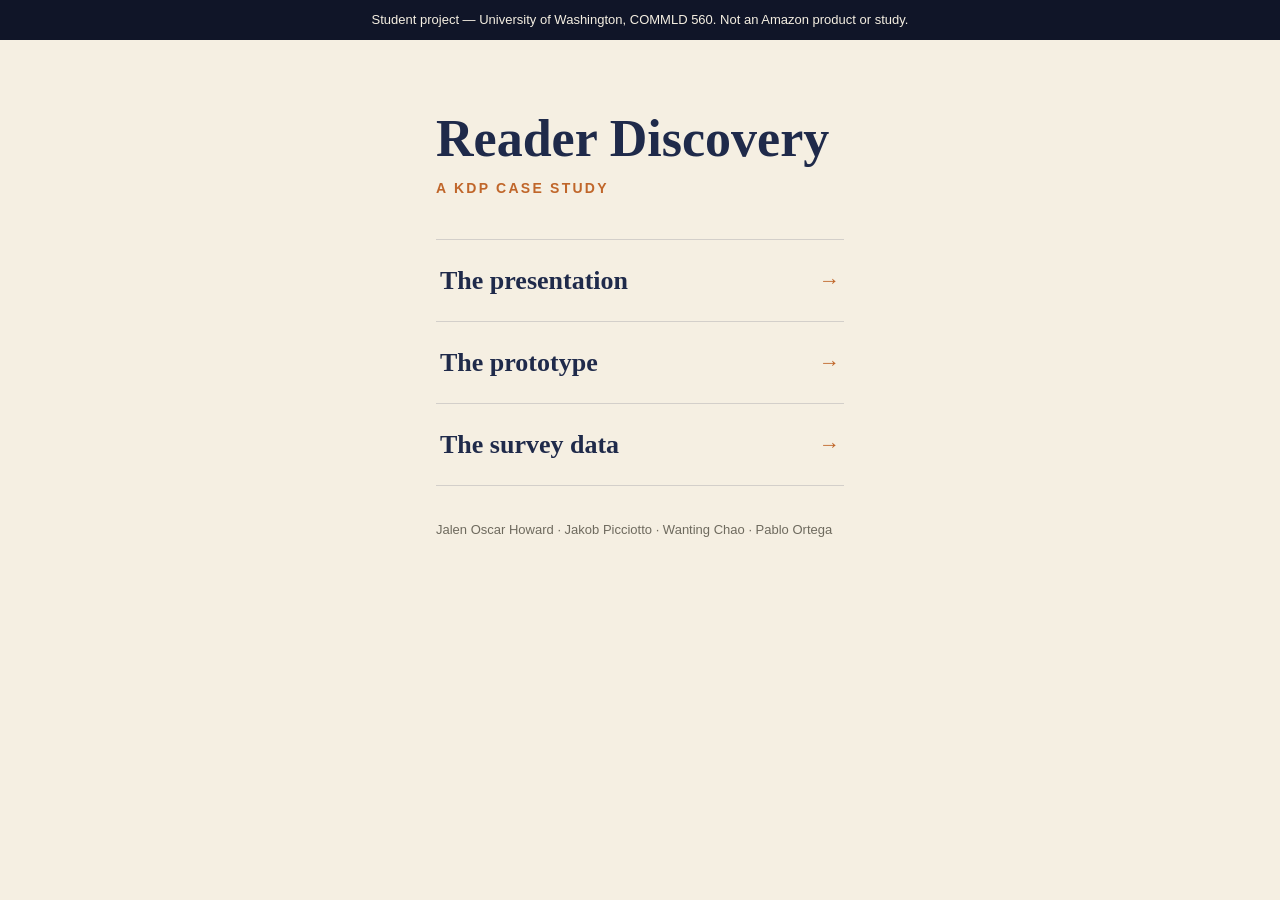
<file: start/index.html>
<!doctype html>
<html lang="en" dir="ltr">
<head>
<meta charset="utf-8">
<meta name="viewport" content="width=device-width, initial-scale=1">
<!-- The one link the project travels under: the QR on the closing slide, and the
     single URL handed in for submission. Deliberately not indexable, for the same
     reason the prototype isn't — the pages behind it borrow Amazon's store grammar
     and should never surface stripped of the student-concept banner. -->
<meta name="robots" content="noindex, nofollow">
<title>Reader Discovery</title>
<meta name="description" content="The presentation, the prototype, and the survey data behind Reader Discovery — a student concept for Kindle Direct Publishing. COMMLD 560, University of Washington.">
<meta property="og:type" content="website">
<meta property="og:title" content="Reader Discovery">
<meta property="og:description" content="The presentation, the prototype, and the survey data behind Reader Discovery — a student concept for Kindle Direct Publishing. Not an Amazon product.">
<meta property="og:url" content="https://jakobhoward.github.io/kdp-lived-experience-concept/start/">
<meta property="og:image" content="https://jakobhoward.github.io/kdp-lived-experience-concept/share/og-cover.png">
<meta property="og:image:type" content="image/png">
<meta property="og:image:width" content="1200">
<meta property="og:image:height" content="630">
<meta property="og:image:alt" content="A cream card headed STUDENT CONCEPT — Inclusive Design &amp; Product Equity (COMMLD 560), University of Washington, reading 'First-person stories, in the authors' own words', with four book covers fanned beside it.">
<meta name="twitter:card" content="summary_large_image">
<style>
  /* Same palette and type as the survey appendix at /data — these two pages are the
     project's own voice, as opposed to the prototype, which wears Amazon's. */
  :root { --navy: #101528; --cream: #F5EFE2; --ink: #1F2A4A; --muted: #6E6A5E; --accent: #C0662A; }
  * { margin: 0; padding: 0; box-sizing: border-box; }
  body { background: var(--cream); color: var(--ink); font-family: -apple-system, "Segoe UI", Roboto, Helvetica, Arial, sans-serif; line-height: 1.5; }
  .banner { background: var(--navy); color: var(--cream); font-size: 13px; padding: 10px 16px; text-align: center; }

  /* Centred in the viewport, not stacked at the top: with three items and no body
     copy there is nothing to scroll to, so the page should read as one card. */
  .wrap { max-width: 460px; margin: 0 auto; padding: 8vh 26px 6vh; }

  h1 { font-family: "Playfair Display", "Didot", "Bodoni 72", Georgia, serif; font-weight: 800; font-size: clamp(38px, 9vw, 52px); line-height: 1.05; }
  .sub { font-size: 14px; letter-spacing: 0.16em; text-transform: uppercase; color: var(--accent); font-weight: 700; margin-top: 12px; }

  .links { margin-top: 40px; border-top: 1px solid rgba(31,42,74,0.16); }

  /* Full-width rows, ~64px tall: a thumb target, not a line of text to aim at. */
  .links a {
    display: flex; align-items: center; justify-content: space-between; gap: 16px;
    padding: 21px 4px; text-decoration: none; color: var(--ink);
    border-bottom: 1px solid rgba(31,42,74,0.16);
    font-family: "Playfair Display", "Didot", "Bodoni 72", Georgia, serif;
    font-size: 26px; font-weight: 700;
    transition: color .15s ease, padding .15s ease;
  }
  .links a::after { content: "\2192"; color: var(--accent); font-size: 21px; transition: transform .15s ease; }
  .links a:hover, .links a:focus-visible { color: var(--accent); }
  .links a:hover::after, .links a:focus-visible::after { transform: translateX(4px); }
  .links a:focus-visible { outline: 3px solid var(--accent); outline-offset: 2px; }

  @media (prefers-reduced-motion: reduce) { .links a, .links a::after { transition: none; } .links a:hover::after { transform: none; } }

  footer { margin-top: 34px; font-size: 13px; color: var(--muted); }
</style>
</head>
<body>
<div class="banner">Student project — University of Washington, COMMLD 560. Not an Amazon product or study.</div>

<div class="wrap">
  <main>
    <h1>Reader Discovery</h1>
    <div class="sub">A KDP case study</div>

    <nav class="links">
      <a href="../deck/?present">The presentation</a>
      <a href="../">The prototype</a>
      <a href="../data/">The survey data</a>
    </nav>
  </main>

  <footer>Jalen Oscar Howard · Jakob Picciotto · Wanting Chao · Pablo Ortega</footer>
</div>
</body>
</html>
</file>
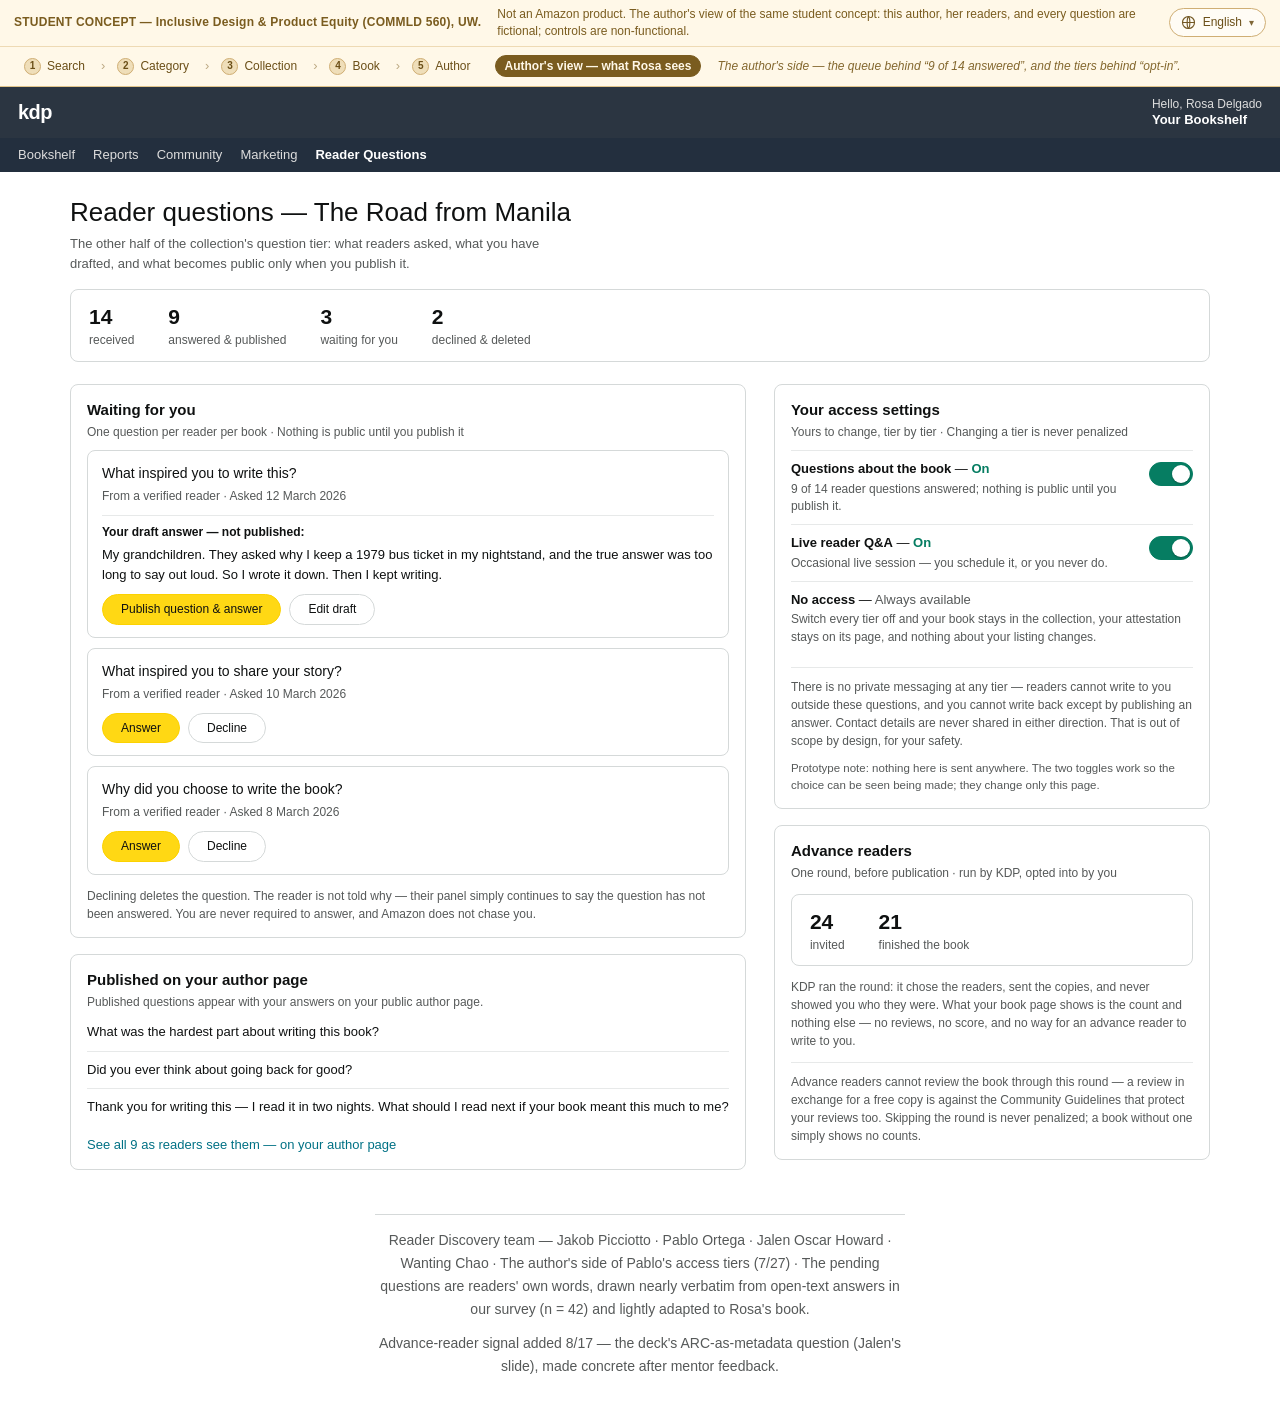
<file: author-dashboard.html>
<!doctype html>
<html lang="en" dir="ltr">
<head>
<meta charset="utf-8">
<meta name="viewport" content="width=device-width, initial-scale=1">
<!-- Hosted so the team can just open a link, but deliberately not indexable: this page
     borrows Amazon's console grammar on purpose, and it should never turn up in a search
     result stripped of the student-concept banner below. -->
<meta name="robots" content="noindex, nofollow">
<title>Rosa's reader questions — author dashboard (concept)</title>
<!-- LINK PREVIEW. Same contract as the store pages: og:title says "concept", the
     description leads with "Not an Amazon product", and none of it is localized,
     because no crawler runs i18n.js. -->
<meta name="description" content="The author&#x27;s side of the concept: the reader-question queue Rosa moderates, and the access tiers she controls — including off. Not an Amazon product — a student concept for Kindle Direct Publishing. The author, her readers, and every question are fictional; controls are non-functional.">
<meta property="og:type" content="website">
<meta property="og:site_name" content="Lived Experience — student concept, COMMLD 560 UW">
<meta property="og:title" content="Rosa's author dashboard — KDP collection concept">
<meta property="og:description" content="The author&#x27;s side of the concept: the reader-question queue Rosa moderates, and the access tiers she controls — including off. Not an Amazon product — a student concept for Kindle Direct Publishing. The author, her readers, and every question are fictional; controls are non-functional.">
<meta property="og:url" content="https://jakobhoward.github.io/kdp-lived-experience-concept/author-dashboard.html">
<meta property="og:image" content="https://jakobhoward.github.io/kdp-lived-experience-concept/share/og-cover.png">
<meta property="og:image:type" content="image/png">
<meta property="og:image:width" content="1200">
<meta property="og:image:height" content="630">
<meta property="og:image:alt" content="A cream card headed STUDENT CONCEPT — Inclusive Design &amp; Product Equity (COMMLD 560), University of Washington, reading &#x27;First-person stories, in the authors&#x27; own words&#x27;, with four book covers fanned beside it.">
<meta name="twitter:card" content="summary_large_image">
<link rel="stylesheet" href="amazon.css">
<link rel="stylesheet" href="demobar.css">
<link rel="stylesheet" href="i18n/i18n.css">
<!-- Loads third, and last: viewport adaptation overrides both of the above. -->
<link rel="stylesheet" href="responsive.css">
<link rel="stylesheet" href="focus-mode.css">
<script src="focus-mode.js"></script>
<style>
  /* ============================ WHY THIS PAGE EXISTS ============================
     author.html's access panel calls itself "the missing half". This is the other
     half: what Rosa sees. It is DEMO CHROME, not store — reached only from the
     reviewer bar's "Author's view" link, never from store navigation, because a
     reader has no business in an author's console and the demo should not imply
     otherwise.

     THE CONSOLE FLAVOR, and where the store grammar was deliberately broken:
     - The dark nav is KDP's, not the Kindle Store's: a "kdp" wordmark, the
       Bookshelf/Reports/Community/Marketing tabs, and NO search box — the store
       pages carry an inert one because Amazon's storefront always has one; the
       author console's frame is navigation, not search, so an inert search box
       here would be furniture from the wrong building.
     - Everything below the nav reuses amazon.css's atoms (.abox, .tier, .btn,
       .state) because KDP's console and the store share Amazon's component
       language, and inventing a second design system for one page would be the
       file-bloat this project bans.

     THE NUMBERS ARE THE SAME NUMBERS. book.html and author.html both state
     "9 of 14 reader questions answered". This page is the ledger behind that
     line: 14 received = 9 answered & published + 3 waiting + 2 declined &
     deleted. If any count changes, it changes in all three places.
     Since 8/17 the advance-reader counts join the contract: 24 invited,
     21 finished — here and on book.html, both pages or neither.

     WHAT THE CONTROLS ARE:
     - The queue's Answer / Publish / Decline buttons are inert (.btn with
       aria-disabled), same rule as the store's buy box: drawn controls that do
       nothing, said out loud by the banner.
     - The two tier TOGGLES are real, the same exception the ask flow and the
       language picker already are: the whole argument of this page is that the
       author can switch a tier off, so the demo lets a reviewer DO it. They ship
       [hidden] and are revealed by dashboard.js (the JS-dependent-controls rule);
       with scripting off the tiers degrade to the same static rows author.html
       shows. The toggles change only this page and nothing persists.
     ============================================================================ */

  /* The console's dark bar is KDP's slate, not the store's near-black — one value
     apart on purpose, so a reviewer flipping between tabs can feel which side of
     the counter they are on. */
  .topnav { background: #2b3541; }
  .topnav .acct { margin-inline-start: auto; }
  .subnav .on { color: #fff; font-weight: 700; }

  .dash-h1 { font-size: clamp(20px, 3.6vw, 26px); font-weight: 400; margin: 4px 0 4px; }
  .dash-intro { font-size: 13px; color: var(--soft); max-width: 68ch; line-height: 1.5; }

  /* The ledger strip. Numbers big, labels small — Amazon's own report-card rhythm.
     data-i18n-num on the figures so they group per locale like every other count. */
  .dash-summary {
    display: flex; flex-wrap: wrap; gap: 12px 34px;
    border: 1px solid var(--rule); border-radius: 8px;
    padding: 12px 18px; margin: 16px 0 22px;
  }
  .dash-summary > div { font-size: 12px; color: var(--soft); }
  .dash-summary b { display: block; font-size: 21px; font-weight: 700; color: var(--ink); font-variant-numeric: tabular-nums; }

  .dash-cols { display: grid; grid-template-columns: 1.55fr 1fr; gap: 28px; align-items: start; }
  /* REFLOW: one breakpoint, stacking in DOM order (queue, then tiers), same shape
     as author.html's .twocol and for the same WCAG 1.4.10 reason. */
  @media (max-width: 760px) { .dash-cols { grid-template-columns: 1fr; gap: 22px; } }

  /* A question card: the reader's words at reading size, the plumbing small. */
  .qcard {
    border: 1px solid var(--rule); border-radius: 8px; background: #fff;
    padding: 12px 14px; margin-top: 10px;
  }
  .qcard .qtext { font-size: 14px; line-height: 1.5; }
  .qcard .meta { font-size: 12px; color: var(--soft); margin-top: 4px; }
  .qcard .draft { border-top: 1px solid #E7E9E9; margin-top: 10px; padding-top: 8px; }
  .dash-label { display: block; font-size: 12px; font-weight: 700; margin-bottom: 4px; }
  .qcard .drafttext { font-size: 13px; line-height: 1.5; }
  .qcard .actions { display: flex; flex-wrap: wrap; gap: 8px; margin-top: 10px; }
  .qcard .actions .btn { display: inline-block; width: auto; padding: 6px 18px; font-size: 12px; }

  .dash-note { font-size: 12px; color: var(--soft); line-height: 1.5; margin-top: 12px; }

  /* The published list: one line per question, quoting the same strings the public
     author page renders in full — the reviewer can hold the two pages side by side
     and watch the same sentence appear on both. */
  .publist { list-style: none; margin-top: 8px; }
  .publist li { border-top: 1px solid #E7E9E9; padding: 9px 0; font-size: 13px; line-height: 1.45; }
  .publist li:first-child { border-top: 0; padding-top: 2px; }

  /* The tier row grows a trailing switch. The row keeps amazon.css's .tier grammar;
     only the control is new, and it is Amazon's own account-settings toggle shape.
     Logical properties throughout, so the knob travels the correct way in Arabic. */
  .tierrow { display: flex; align-items: flex-start; gap: 12px; }
  .tierrow .tierbody { flex: 1 1 auto; min-width: 0; }
  .switch {
    position: relative; flex: none;
    width: 44px; height: 24px; margin-top: 2px;
    border: 1px solid var(--rule); border-radius: 100px;
    background: #D5D9D9; cursor: pointer; padding: 0;
  }
  .switch::after {
    content: ""; position: absolute; top: 2px; inset-inline-start: 2px;
    width: 18px; height: 18px; border-radius: 50%;
    background: #fff; box-shadow: 0 1px 2px rgba(0,0,0,.3);
    transition: inset-inline-start .12s ease;
  }
  .switch[aria-checked="true"] { background: var(--green); border-color: var(--green); }
  .switch[aria-checked="true"]::after { inset-inline-start: 22px; }
  /* amazon.css's reduced-motion catch-all already zeroes the knob's transition. */

  .mocknote { font-size: 11.5px; color: var(--soft); line-height: 1.5; margin-top: 10px; }
</style>
</head>
<body data-i18n-title="dash.docTitle">

<a class="skiplink" href="#main" data-i18n="chrome.skipToContent">Skip to main content</a>

<aside class="concept-banner" aria-label="About this prototype" data-i18n-attr="aria-label:demo.bannerAria">
  <div class="demobar-row">
    <strong class="demobar-mark" data-i18n-html="chrome.conceptLabel">STUDENT CONCEPT — <span lang="en" dir="ltr">Inclusive Design &amp; Product Equity (COMMLD 560), UW.</span></strong>
    <span class="demobar-note" data-i18n="dash.disclaimer">Not an Amazon product. The author's view of the same student concept: this author, her readers, and every question are fictional; controls are non-functional.</span>
    <!-- The language picker is injected here by i18n/i18n.js. -->
    <div class="demobar-tools"></div>
  </div>
  <div class="demobar-row demobar-row-nav">
    <!-- The walkthrough stays: all five reader-side steps remain links, because the
         way back to the store side should be one click from here. What is current is
         the detour chip — this page is beside the path, not on it, so no step is
         marked current and no sixth number is minted. -->
    <nav class="demobar-nav" aria-label="Prototype walkthrough" data-i18n-attr="aria-label:demo.navAria">
      <ol>
      <li><a class="demobar-step" href="search.html"><span class="demobar-num" aria-hidden="true"></span><span data-i18n="demo.step.search">Search</span></a></li>
      <li><a class="demobar-step" href="browse.html"><span class="demobar-num" aria-hidden="true"></span><span data-i18n="demo.step.category">Category</span></a></li>
      <li><a class="demobar-step" href="index.html"><span class="demobar-num" aria-hidden="true"></span><span data-i18n="demo.step.collection">Collection</span></a></li>
      <li><a class="demobar-step" href="book.html"><span class="demobar-num" aria-hidden="true"></span><span data-i18n="demo.step.book">Book</span></a></li>
      <li><a class="demobar-step" href="author.html"><span class="demobar-num" aria-hidden="true"></span><span data-i18n="demo.step.author">Author</span></a></li>
      </ol>
      <span class="demobar-step demobar-authorview" aria-current="page"><span data-i18n="demo.authorViewHere">Author's view — what Rosa sees</span></span>
    </nav>
    <p class="demobar-caption" data-i18n="dash.demoCaption">The author's side — the queue behind "9 of 14 answered", and the tiers behind "opt-in".</p>
  </div>
</aside>

<header class="sitehead">
  <div class="topnav">
    <!-- KDP's console, not the Kindle Store: kdp wordmark, no search box (see the
         note at the top of the style block), tabs instead of departments. -->
    <div class="logo" lang="en">kdp</div>
    <div class="acct"><span data-i18n="dash.greeting">Hello, Rosa Delgado</span><b data-i18n="dash.account">Your Bookshelf</b></div>
  </div>
  <nav class="subnav" aria-label="Author console sections" data-i18n-attr="aria-label:dash.subnavAria">
    <ul>
      <li data-i18n="dash.nav.bookshelf">Bookshelf</li><li data-i18n="dash.nav.reports">Reports</li>
      <li data-i18n="dash.nav.community">Community</li><li data-i18n="dash.nav.marketing">Marketing</li>
      <li class="on" data-i18n="dash.nav.questions">Reader Questions</li>
    </ul>
  </nav>
</header>

<div class="page">

<main id="main">

  <h1 class="dash-h1" data-i18n="dash.h1">Reader questions — The Road from Manila</h1>
  <p class="dash-intro" data-i18n="dash.intro">The other half of the collection's question tier: what readers asked, what you
  have drafted, and what becomes public only when you publish it.</p>

  <!-- The ledger behind the "9 of 14" line on book.html and author.html.
       14 = 9 + 3 + 2, and the three pages must never disagree. -->
  <div class="dash-summary">
    <div><b data-i18n-num="14">14</b><span data-i18n="dash.sum.received">received</span></div>
    <div><b data-i18n-num="9">9</b><span data-i18n="dash.sum.answered">answered &amp; published</span></div>
    <div><b data-i18n-num="3">3</b><span data-i18n="dash.sum.pending">waiting for you</span></div>
    <div><b data-i18n-num="2">2</b><span data-i18n="dash.sum.declined">declined &amp; deleted</span></div>
  </div>

  <div class="dash-cols">

    <!-- ================= the queue ================= -->
    <div class="dash-main">
      <div class="abox">
        <h2 data-i18n="dash.queueH2">Waiting for you</h2>
        <div class="sub" data-i18n="dash.queueSub">One question per reader per book · Nothing is public until you publish it</div>

        <!-- THE THREE PENDING QUESTIONS ARE READERS' OWN WORDS: drawn nearly verbatim
             from open-text answers in our survey (n = 42), lightly adapted to Rosa's
             book. The first is the same question the reader-side demo types on
             book.html, asked on the same fictional date the wait state names
             (12 March 2026), and its draft is the same sentence the answered state
             publishes (data-i18n reuses book.ask.answeredA, one string, two pages) —
             so compose → sent → this queue → answered is one question's whole life,
             readable across the two views. -->
        <div class="qcard">
          <p class="qtext" data-i18n="dash.q1.q">What inspired you to write this?</p>
          <p class="meta" data-i18n="dash.q1.meta">From a verified reader · Asked 12 March 2026</p>
          <div class="draft">
            <span class="dash-label" data-i18n="dash.draftLabel">Your draft answer — not published:</span>
            <p class="drafttext" data-i18n="book.ask.answeredA">My grandchildren. They asked why I keep a 1979 bus ticket in my nightstand,
            and the true answer was too long to say out loud. So I wrote it down. Then I kept writing.</p>
          </div>
          <div class="actions">
            <button type="button" class="btn yellow" data-i18n="dash.btnPublish" aria-disabled="true">Publish question &amp; answer</button>
            <button type="button" class="btn ghost" data-i18n="dash.btnEdit" aria-disabled="true">Edit draft</button>
          </div>
        </div>

        <div class="qcard">
          <p class="qtext" data-i18n="dash.q2.q">What inspired you to share your story?</p>
          <p class="meta" data-i18n="dash.q2.meta">From a verified reader · Asked 10 March 2026</p>
          <div class="actions">
            <button type="button" class="btn yellow" data-i18n="dash.btnAnswer" aria-disabled="true">Answer</button>
            <button type="button" class="btn ghost" data-i18n="dash.btnDecline" aria-disabled="true">Decline</button>
          </div>
        </div>

        <div class="qcard">
          <p class="qtext" data-i18n="dash.q3.q">Why did you choose to write the book?</p>
          <p class="meta" data-i18n="dash.q3.meta">From a verified reader · Asked 8 March 2026</p>
          <div class="actions">
            <button type="button" class="btn yellow" data-i18n="dash.btnAnswer" aria-disabled="true">Answer</button>
            <button type="button" class="btn ghost" data-i18n="dash.btnDecline" aria-disabled="true">Decline</button>
          </div>
        </div>

        <!-- The queue's one rule, restated from the author's side. book.html's wait
             state tells the reader "Rosa can delete one without replying and without
             saying why"; this is the same fact facing the other way. -->
        <p class="dash-note" data-i18n="dash.declineNote">Declining deletes the question. The reader is not told why — their panel
        simply continues to say the question has not been answered. You are never required to answer, and Amazon does not
        chase you.</p>
      </div>

      <div class="abox" style="margin-top:16px">
        <h2 data-i18n="dash.publishedH2">Published on your author page</h2>
        <div class="sub" data-i18n="dash.publishedSub">Published questions appear with your answers on your public author page.</div>
        <!-- One line per question, quoting the SAME strings author.html renders in
             full (author.qa*.q) — hold the two pages side by side and the sentence
             is the same sentence. Three of nine shown; the link is the rest. -->
        <ul class="publist">
          <li data-i18n="author.qa3.q">What was the hardest part about writing this book?</li>
          <li data-i18n="author.qa1.q">Did you ever think about going back for good?</li>
          <li data-i18n="author.qa6.q">Thank you for writing this — I read it in two nights. What should I read next if your book meant this much to me?</li>
        </ul>
        <p style="margin-top:10px; font-size:13px"><a href="author.html" data-i18n="dash.publishedLink">See all 9 as readers see them — on your author page</a></p>
      </div>
    </div>

    <!-- ================= the tiers ================= -->
    <div class="dash-side">
      <div class="abox">
        <h2 data-i18n="dash.accessH2">Your access settings</h2>
        <div class="sub" data-i18n="dash.accessSub">Yours to change, tier by tier · Changing a tier is never penalized</div>

        <div class="tier">
          <div class="tierrow">
            <div class="tierbody">
              <b id="tier1-label" data-i18n="author.access.tier1Label">Questions about the book</b> —
              <span class="state" id="tier1-state" data-i18n="author.access.tier1State">On</span>
              <p data-i18n="dash.tier1Body">9 of 14 reader questions answered; nothing is public until you publish it.</p>
            </div>
            <!-- The real control. Ships [hidden]; dashboard.js reveals and wires it.
                 With scripting off this row degrades to author.html's static row. -->
            <button type="button" class="switch" role="switch" aria-checked="true" hidden
                    data-dash-tier="tier1" aria-labelledby="tier1-label"></button>
          </div>
        </div>

        <div class="tier">
          <div class="tierrow">
            <div class="tierbody">
              <b id="tier2-label" data-i18n="author.access.tier2Label">Live reader Q&amp;A</b> —
              <span class="state" id="tier2-state" data-i18n="author.access.tier2State">On</span>
              <p data-i18n="dash.tier2Body">Occasional live session — you schedule it, or you never do.</p>
            </div>
            <button type="button" class="switch" role="switch" aria-checked="true" hidden
                    data-dash-tier="tier2" aria-labelledby="tier2-label"></button>
          </div>
        </div>

        <div class="tier">
          <b data-i18n="author.access.tier3Label">No access</b> —
          <span class="state off" data-i18n="dash.tier3State">Always available</span>
          <p data-i18n="dash.tier3Body">Switch every tier off and your book stays in the collection, your attestation stays
          on its page, and nothing about your listing changes.</p>
        </div>

        <!-- The refusal, from the author's side. The reader-facing pages promise no
             private messaging FOR the author's safety; this is where she reads it. -->
        <div class="note" data-i18n="dash.noMsgNote">There is no private messaging at any tier — readers cannot write to you
        outside these questions, and you cannot write back except by publishing an answer. Contact details are never shared
        in either direction. That is out of scope by design, for your safety.</div>

        <p class="mocknote" data-i18n="dash.mockNote">Prototype note: nothing here is sent anywhere. The two toggles work so
        the choice can be seen being made; they change only this page.</p>
      </div>

      <!-- THE ADVANCE-READER SIGNAL, author's side (added 8/17). The ledger behind the
           "24 invited · 21 finished" line on book.html — same-numbers contract as the
           question counts above: if either number changes, it changes on both pages.
           Display only, no controls: the round is KDP's to run and over by publication,
           so unlike the tiers there is no live choice for a reviewer to make here. -->
      <div class="abox" style="margin-top:16px">
        <h2 data-i18n="dash.arc.h2">Advance readers</h2>
        <div class="sub" data-i18n="dash.arc.sub">One round, before publication · run by KDP, opted into by you</div>
        <div class="dash-summary" style="margin:12px 0 2px">
          <div><b data-i18n-num="24">24</b><span data-i18n="dash.arc.invited">invited</span></div>
          <div><b data-i18n-num="21">21</b><span data-i18n="dash.arc.finished">finished the book</span></div>
        </div>
        <p class="dash-note" data-i18n="dash.arc.body">KDP ran the round: it chose the readers, sent the copies, and never
        showed you who they were. What your book page shows is the count and nothing else — no reviews, no score, and no way
        for an advance reader to write to you.</p>
        <div class="note" data-i18n="dash.arc.note">Advance readers cannot review the book through this round — a review in
        exchange for a free copy is against the Community Guidelines that protect your reviews too. Skipping the round is
        never penalized; a book without one simply shows no counts.</div>
      </div>
    </div>

  </div>

</main>

<footer class="credits">
  <span data-i18n="dash.credits1">
  Reader Discovery team — Jakob Picciotto · Pablo Ortega · Jalen Oscar Howard · Wanting Chao ·
  The author's side of Pablo's access tiers (7/27) · The pending questions are readers' own words,
  drawn nearly verbatim from open-text answers in our survey (n = 42) and lightly adapted to Rosa's book.
  </span>
  <!-- Its own span with its own key (shared with book.html's footer), not an edit to
       dash.credits1 — that key is translated in five locales already. -->
  <span data-i18n="dash.arc.credit">Advance-reader signal added 8/17 — the deck's ARC-as-metadata question (Jalen's
  slide), made concrete after mentor feedback.</span>
</footer>

</div>

<script src="i18n/strings.en.js"></script>
<script src="i18n/strings.es.js"></script>
<script src="i18n/strings.zh.js"></script>
<script src="i18n/strings.fil.js"></script>
<script src="i18n/strings.ar.js"></script>
<script src="i18n/strings.fr.js"></script>
<script src="i18n/i18n.js"></script>
<script src="demobar.js"></script>
<!-- After i18n.js, always: dashboard.js reveals controls i18n.js has already
     translated, and re-keys the state words it flips — see the note in that file. -->
<script src="dashboard.js"></script>

<!-- The two state words the toggles flip between, parked here already translated —
     dashboard.js copies textContent out and never builds a string, the same contract
     ask.js and notes.js follow. Kept fresh across language switches by i18n.js like
     everything else. -->
<div class="dash-strings" hidden aria-hidden="true">
  <span data-dash-label="on" data-i18n="author.access.tier1State">On</span>
  <span data-dash-label="off" data-i18n="dash.stateOff">Off</span>
</div>
</body>
</html>
</file>
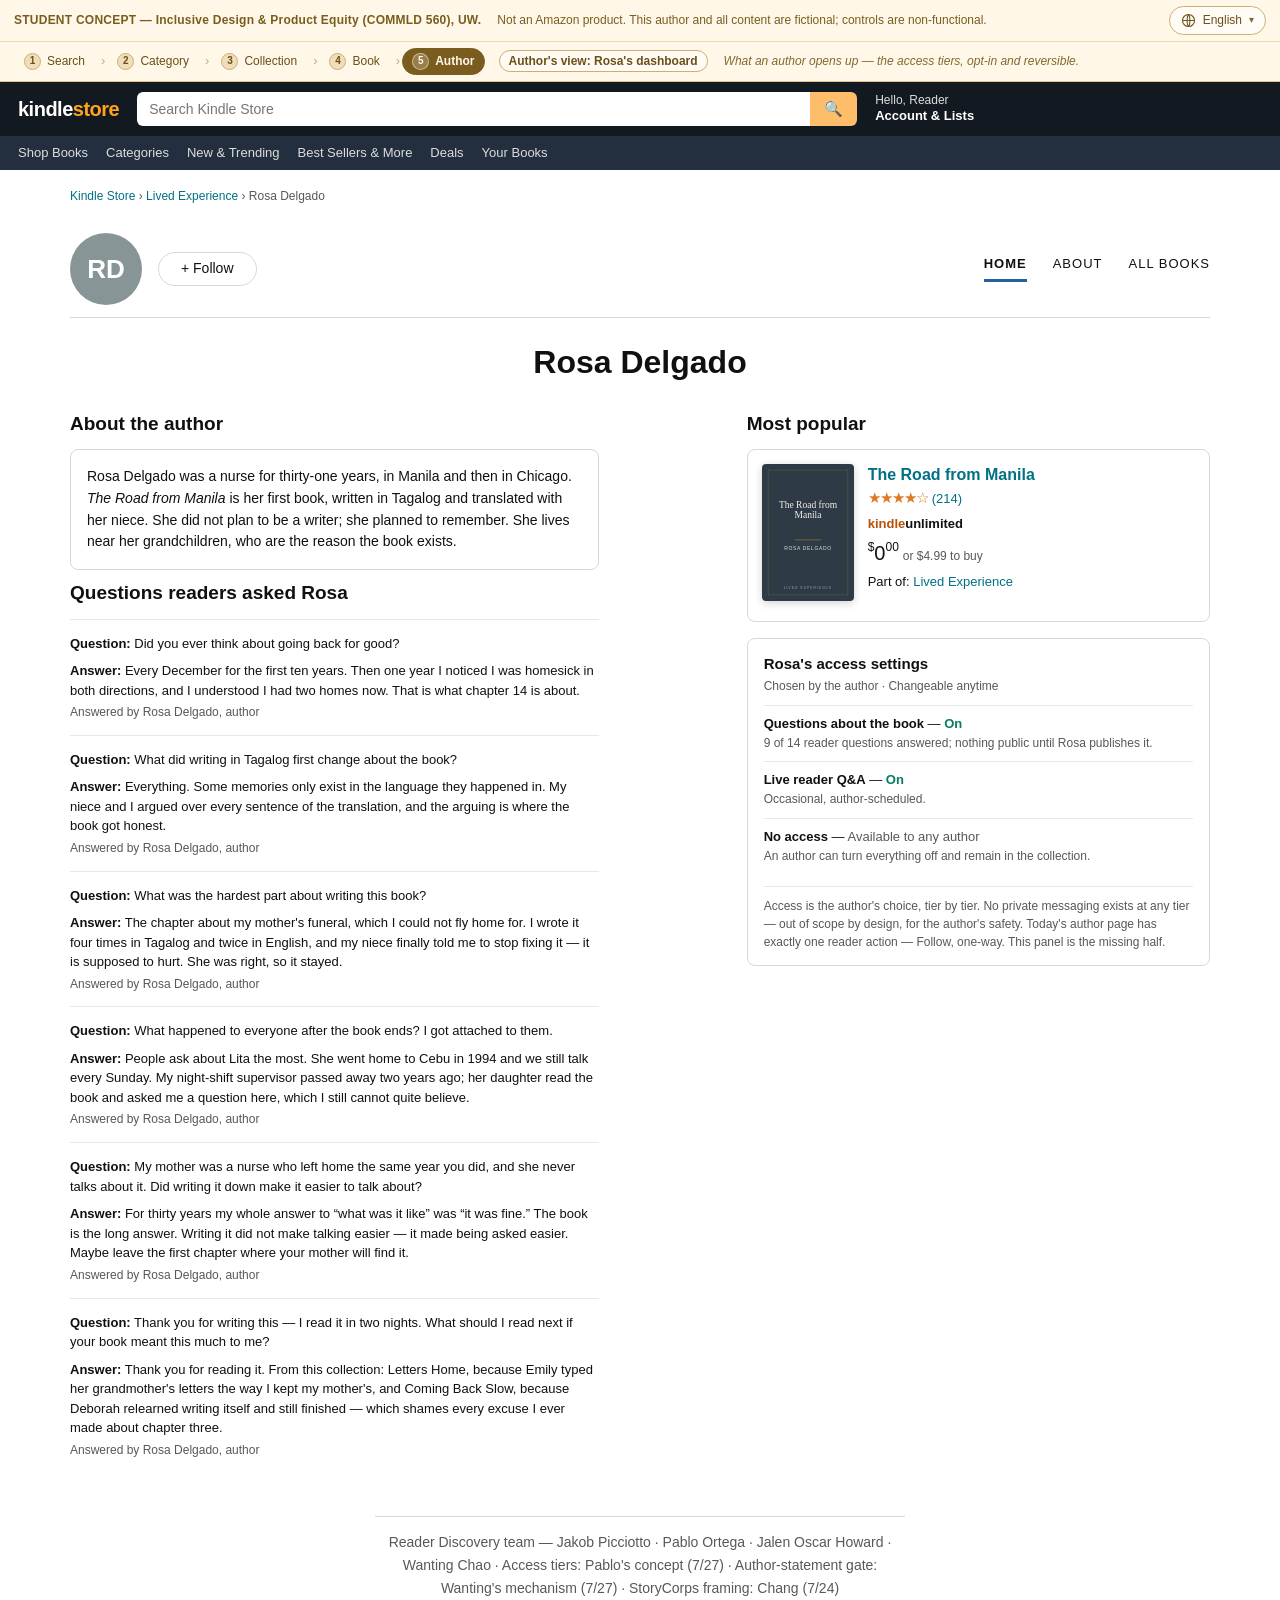
<file: author.html>
<!doctype html>
<html lang="en" dir="ltr">
<head>
<meta charset="utf-8">
<meta name="viewport" content="width=device-width, initial-scale=1">
<!-- Hosted so the team can just open a link, but deliberately not indexable: this page
     borrows Amazon's store grammar on purpose, and it should never turn up in a search
     result stripped of the student-concept banner below. -->
<meta name="robots" content="noindex, nofollow">
<title>Rosa Delgado — author page (concept)</title>
<!-- LINK PREVIEW. This is the one place the prototype travels without its banner: a
     card in a message thread, no page around it. So og:title says "concept" and the
     description leads with "Not an Amazon product" — the same job the banner does on
     the page, done in the only two lines a preview will show.
     NOT localized, and cannot be. Previews are built by the messaging platform's
     crawler from this static HTML; the six languages are applied client-side by
     i18n.js, which no crawler runs. Everyone sees this English card whatever their
     phone is set to. og:locale:alternate is deliberately absent — the pages are not
     served per-locale, and claiming otherwise would be a lie to the scraper. -->
<meta name="description" content="What an author chooses to open up: reader-access tiers that are opt-in, tier by tier, and reversible at any time. Not an Amazon product — a student concept for Kindle Direct Publishing. Books, authors and ratings are fictional; controls are non-functional.">
<meta property="og:type" content="website">
<meta property="og:site_name" content="Lived Experience — student concept, COMMLD 560 UW">
<meta property="og:title" content="Rosa Delgado — author page, KDP collection concept">
<meta property="og:description" content="What an author chooses to open up: reader-access tiers that are opt-in, tier by tier, and reversible at any time. Not an Amazon product — a student concept for Kindle Direct Publishing. Books, authors and ratings are fictional; controls are non-functional.">
<meta property="og:url" content="https://jakobhoward.github.io/kdp-lived-experience-concept/author.html">
<meta property="og:image" content="https://jakobhoward.github.io/kdp-lived-experience-concept/share/og-cover.png">
<meta property="og:image:type" content="image/png">
<meta property="og:image:width" content="1200">
<meta property="og:image:height" content="630">
<meta property="og:image:alt" content="A cream card headed STUDENT CONCEPT — Inclusive Design &amp; Product Equity (COMMLD 560), University of Washington, reading &#x27;First-person stories, in the authors&#x27; own words&#x27;, with four book covers fanned beside it.">
<meta name="twitter:card" content="summary_large_image">
<link rel="stylesheet" href="amazon.css">
<link rel="stylesheet" href="demobar.css">
<link rel="stylesheet" href="i18n/i18n.css">
<!-- Loads third, and last: viewport adaptation overrides both of the above. -->
<link rel="stylesheet" href="responsive.css">
<link rel="stylesheet" href="notes.css">
<link rel="stylesheet" href="focus-mode.css">
<script src="focus-mode.js"></script>
<style>
  /* page-specific: author page (interface-reference.md §3) */
  .authhead {
    display: flex; align-items: center; gap: 16px;
    padding: 14px 0 12px; border-bottom: 1px solid var(--rule); margin-bottom: 22px;
    flex-wrap: wrap;
  }
  .authhead .pic {
    width: 72px; height: 72px; border-radius: 50%;
    background: #879596; /* neutral placeholder, identical for every author */
    color: #fff; display: flex; align-items: center; justify-content: center;
    font-weight: 700; font-size: 26px;
  }
  .authhead .btn { width: auto; padding: 6px 22px; }
  /* logical property so the tab row hangs off the trailing edge in either direction */
  .authhead .tabs { margin-inline-start: auto; display: flex; gap: 26px; font-size: 13px; letter-spacing: 1px; }
  .authhead .tabs .on { font-weight: 700; border-bottom: 3px solid #2162a1; padding-bottom: 6px; }

  /* This is the page's <h1>. It was a <div>, which left author.html with no h1 at
     all — the one page in the prototype named after a person had nothing telling a
     screen reader whose page it was. The type is unchanged. */
  /* clamp: 32px is the largest type in the prototype and at 375px it took two lines
     for a two-word name. Upper bound is the original. */
  .bigname { text-align: center; font-size: clamp(23px, 5.4vw, 32px); font-weight: 700; margin: 10px 0 clamp(18px, 3vw, 26px); }

  .twocol { display: grid; grid-template-columns: 1.4fr 1fr; gap: 28px; align-items: start; }
  /* REFLOW (WCAG 1.4.10), added in the accessibility pass. fr units shrink, but the
     book card's 92px cover plus its text has a min-content width the two columns could
     not honour below ~500px, so the page scrolled sideways at 375px and at desktop
     zoom above 200%. One breakpoint, and the panels stack in DOM order. */
  @media (max-width: 760px) { .twocol { grid-template-columns: 1fr; gap: 22px; } }

  /* THE AUTHOR HEADER AT PHONE WIDTH. It is a flex row of [avatar, Follow, tabs],
     with the tab group pushed to the trailing edge by margin-inline-start:auto. Once
     it wraps, that auto margin is still shoving three tabs against the inline-end of
     a line they now have to themselves, leaving them hanging off one corner under a
     72px avatar. Dropping the margin and spreading them across the full line is what
     Amazon's own author page does on a phone, and it also turns the tab row back into
     something a thumb can hit: 26px of gap between three ~60px words becomes three
     evenly spaced targets. The active tab keeps its 3px underline, which is the only
     thing marking which one you are on. */
  @media (max-width: 560px) {
    .authhead { gap: 12px; }
    .authhead .pic { width: 56px; height: 56px; font-size: 20px; }
    .authhead .tabs {
      margin-inline-start: 0;
      width: 100%;
      justify-content: space-between;
      gap: 12px;
      border-top: 1px solid var(--rule);
      padding-top: 10px;
    }
    /* The bio and Q&A prose is the page; give it back the 32px the card borders take. */
    .biocard { padding: 12px; }
    .bookcard { padding: 12px; gap: 12px; }
  }
  /* Direct child only. The access a-box inside this panel now carries its own <h2>
     (it was an <h3> under the page heading, a skipped level), and it must keep the
     a-box title size from amazon.css rather than the panel-heading size. */
  .panel > h2, .qa > h2 { font-size: 19px; margin-bottom: 12px; }
  /* MEASURE CAP. The 1.4fr prose track had no ceiling, so this page's two blocks of
     running text — the bio, and Rosa's answers — grew wider than every other piece of
     prose in the prototype. Measured: 88 characters per line at 760px and 99 at the
     desktop width, against .banner p's 640px and .nodeintro's 780px. Nobody reads a
     99-character line comfortably, and on the one page whose content is a person
     talking, the line length is the reading experience.
     68ch rather than a pixel value because a cap in characters holds its meaning when
     the page is read at a larger text size, and because Chinese and Arabic set at
     different widths from the Latin (see i18n.css). The two modules beside these —
     the book card and the access a-box — stay uncapped: they are labelled rows, not
     running text, and capping them would just narrow a table. */
  .biocard, .qa { max-width: 68ch; }
  .biocard {
    border: 1px solid var(--rule); border-radius: 8px; padding: 16px; font-size: 14px; line-height: 1.55;
  }

  .bookcard { display: flex; gap: 14px; border: 1px solid var(--rule); border-radius: 8px; padding: 14px; }
  .bookcard img { width: 92px; border-radius: 4px; box-shadow: 0 2px 8px rgba(0,0,0,.18); }
  .bookcard .t { font-size: 16px; font-weight: 700; }
  .bookcard .orbuy { font-size: 12px; color: var(--soft); }

  /* Q&A rows follow Amazon's product-question pattern: hairline-separated,
     "Question:" / "Answer:" bold prefixes, no boxes and no accent bars. */
  .qa { margin-top: 10px; }
  .qa .q { border-top: 1px solid #E7E9E9; padding: 14px 0; font-size: 13px; }
  .qa .q .line { line-height: 1.5; }
  .qa .q .line b { font-weight: 700; }
  .qa .q .ans { margin-top: 8px; }
  .qa .q .who { color: var(--soft); font-size: 12px; margin-top: 4px; }
</style>
</head>
<body data-i18n-title="author.docTitle">

<!-- ============================ PAGE CHROME ============================
     ACCESSIBILITY PASS. What changed here, and why, on all five pages:

     - The brand row and the store nav are one <header> banner landmark; the
       reviewer bar above them is its own named <aside>, and it MUST stay a
       sibling of that header, never a child. position:sticky pins an element
       only within its parent's box, so nesting the bar in the header silently
       killed its stickiness on every page: it left the screen with the store
       chrome after ~120px of scroll (demobar.css, "WHY STICKY"). Nothing is
       orphaned by the split — the banner is announced as complementary, with
       a name.
     - A skip link, off-screen until focused. There are ~12 tab stops in front
       of the first word of content, identically on five pages.
     - .subnav is a <nav> with an accessible name wrapping a real list. Its six
       items stay plain text: they are inert store scenery, and the rule this
       prototype follows is that Amazon's .btn atom becomes a real button while
       flat text stays text (see amazon.css, "what an inert control is allowed
       to be").
     - The search field is readonly and its button is aria-disabled: the box is
       reachable and announced, and says out loud that it will not search.
     - lang="en" on the wordmarks. They are never translated, so on the Arabic
       or Chinese rendering of this page they are a foreign-language run inside
       the document's language (WCAG 3.1.2).
     ==================================================================== -->
<a class="skiplink" href="#main" data-i18n="chrome.skipToContent">Skip to main content</a>

<aside class="concept-banner" aria-label="About this prototype" data-i18n-attr="aria-label:demo.bannerAria">
  <div class="demobar-row">
    <strong class="demobar-mark" data-i18n-html="chrome.conceptLabel">STUDENT CONCEPT — <span lang="en" dir="ltr">Inclusive Design &amp; Product Equity (COMMLD 560), UW.</span></strong>
    <span class="demobar-note" data-i18n="author.disclaimer">Not an Amazon product. This author and all content are fictional; controls are non-functional.</span>
    <!-- The reviewer's own controls are injected here, in this order: the notes
         toggle by notes.js, then the language picker by i18n/i18n.js. Both are
         absent if their script is not loaded, and the row simply collapses. -->
    <div class="demobar-tools"></div>
  </div>
  <div class="demobar-row demobar-row-nav">
    <!-- THE WALKTHROUGH. An <ol> because the order is the point: the five screens are
         one reader's path through the concept, and a row of equal-weight links does
         not say that. Numbers come from a CSS counter, never typed. -->
    <nav class="demobar-nav" aria-label="Prototype walkthrough" data-i18n-attr="aria-label:demo.navAria">
      <ol>
      <li><a class="demobar-step" href="search.html"><span class="demobar-num" aria-hidden="true"></span><span data-i18n="demo.step.search">Search</span></a></li>
      <li><a class="demobar-step" href="browse.html"><span class="demobar-num" aria-hidden="true"></span><span data-i18n="demo.step.category">Category</span></a></li>
      <li><a class="demobar-step" href="index.html"><span class="demobar-num" aria-hidden="true"></span><span data-i18n="demo.step.collection">Collection</span></a></li>
      <li><a class="demobar-step" href="book.html"><span class="demobar-num" aria-hidden="true"></span><span data-i18n="demo.step.book">Book</span></a></li>
      <li><span class="demobar-step" aria-current="page"><span class="demobar-num" aria-hidden="true"></span><span data-i18n="demo.step.author">Author</span></span></li>
      </ol>
      <!-- THE AUTHOR'S SIDE. A detour, not a sixth step: the walkthrough is one
           reader's path, and Rosa's dashboard is not on it. So this link sits outside
           the <ol> — no number, its own styling — and exists only in the reviewer
           bar. Store navigation never points at the author console, on purpose:
           a reader has no business there, and the demo should not imply otherwise.
           Present on the two Rosa-side pages (this one and book.html) only. -->
      <a class="demobar-step demobar-authorview" href="author-dashboard.html"><span data-i18n="demo.authorView">Author's view: Rosa's dashboard</span></a>
    </nav>
    <p class="demobar-caption" data-i18n="author.demoCaption">What an author opens up — the access tiers, opt-in and reversible.</p>
  </div>
</aside>

<header class="sitehead">
  <div class="topnav">
    <div class="logo" lang="en">kindle<span>store</span></div>
    <div class="searchbar"><input value="" placeholder="Search Kindle Store" aria-label="Search Kindle Store" data-i18n-attr="placeholder:chrome.searchPlaceholder;aria-label:chrome.searchAria" readonly><button aria-label="Search" aria-disabled="true" data-i18n-attr="aria-label:chrome.searchButtonAria">🔍</button></div>
    <!-- the language control is injected here by i18n/i18n.js, in Amazon's own locale-selector slot -->
    <div class="acct"><span data-i18n="chrome.greeting">Hello, Reader</span><b data-i18n="chrome.account">Account &amp; Lists</b></div>
  </div>
  <nav class="subnav" aria-label="Store sections" data-i18n-attr="aria-label:chrome.subnavAria">
    <ul>
      <li data-i18n="chrome.nav.shop">Shop Books</li><li data-i18n="chrome.nav.categories">Categories</li><li data-i18n="chrome.nav.trending">New &amp; Trending</li>
      <li data-i18n="chrome.nav.bestsellers">Best Sellers &amp; More</li><li data-i18n="chrome.nav.deals">Deals</li><li data-i18n="chrome.nav.yourbooks">Your Books</li>
    </ul>
  </nav>
</header>

<div class="page">

<!-- MAIN LANDMARK. Everything between here and the credits was previously a bare
     <div>, so a screen reader had no "jump to the content" target and the skip
     link above would have had nowhere to land. <main> stays INSIDE div.page so the
     max-width and padding are untouched, and the credits sit outside it as a
     sibling — a <footer> whose nearest sectioning ancestor is <body>, which is what
     makes it the contentinfo landmark rather than a generic block. -->
<main id="main">
  <!-- BREADCRUMB. Was a <div> of anonymous links with generated "›" separators —
       no navigation landmark, no list, and nothing marking which item was the
       page you are on. Now a named <nav> wrapping an <ol>, with aria-current on
       the terminal item so the "you are here" convention that was carried only
       by "this one is not a link" is stated programmatically too. Renders
       identically: amazon.css keeps the same generated-chevron selector. -->
  <nav aria-label="Breadcrumb" data-i18n-attr="aria-label:chrome.breadcrumbAria">
    <ol class="crumbs">
      <li><a href="#" data-i18n="crumb.store">Kindle Store</a></li>
      <li><a href="index.html" data-i18n="collection.name">Lived Experience</a></li>
      <li aria-current="page"><span data-i18n="author.name">Rosa Delgado</span></li>
    </ol>
  </nav>

  <div class="authhead">
    <div class="pic" aria-hidden="true">RD</div>
    <button type="button" class="btn ghost" data-i18n="common.follow" aria-disabled="true">+ Follow</button>
    <div class="tabs"><span class="on" data-i18n="author.tabHome">HOME</span><span data-i18n="author.tabAbout">ABOUT</span><span data-i18n="author.tabBooks">ALL BOOKS</span></div>
  </div>

  <h1 class="bigname" data-i18n="author.name">Rosa Delgado</h1>

  <div class="twocol">

    <div class="panel">
      <h2 data-i18n="author.aboutH2">About the author</h2>
      <div class="biocard">
        <p data-i18n-html="author.bioHtml">Rosa Delgado was a nurse for thirty-one years, in Manila and then in Chicago. <em>The Road
        from Manila</em> is her first book, written in Tagalog and translated with her niece. She
        did not plan to be a writer; she planned to remember. She lives near her grandchildren,
        who are the reason the book exists.</p>
      </div>

      <!-- What today's page doesn't have: the reader→author channel, at author page level -->
      <div class="qa">
        <h2 data-i18n="author.qaH2">Questions readers asked Rosa</h2>
        <div class="q">
          <div class="line"><b data-i18n="author.qLabel">Question:</b> <span data-i18n="author.qa1.q">Did you ever think about going back for good?</span></div>
          <div class="line ans"><b data-i18n="author.aLabel">Answer:</b> <span data-i18n="author.qa1.a">Every December for the first ten years. Then one year
          I noticed I was homesick in both directions, and I understood I had two homes now. That is
          what chapter 14 is about.</span></div>
          <div class="who" data-i18n="author.answeredBy">Answered by Rosa Delgado, author</div>
        </div>
        <div class="q">
          <div class="line"><b data-i18n="author.qLabel">Question:</b> <span data-i18n="author.qa2.q">What did writing in Tagalog first change about the book?</span></div>
          <div class="line ans"><b data-i18n="author.aLabel">Answer:</b> <span data-i18n="author.qa2.a">Everything. Some memories only exist in the language
          they happened in. My niece and I argued over every sentence of the translation, and the
          arguing is where the book got honest.</span></div>
          <div class="who" data-i18n="author.answeredBy">Answered by Rosa Delgado, author</div>
        </div>
        <!-- qa3–qa6, added 8/9. The questions are readers' own words — drawn nearly
             verbatim from open-text answers in our survey (n = 42), lightly adapted to
             Rosa's book. Six shown of the 9 the count claims: this page shows recent
             answers, not the archive, which is also what Amazon's own Q&A modules do. -->
        <div class="q">
          <div class="line"><b data-i18n="author.qLabel">Question:</b> <span data-i18n="author.qa3.q">What was the hardest part about writing this book?</span></div>
          <div class="line ans"><b data-i18n="author.aLabel">Answer:</b> <span data-i18n="author.qa3.a">The chapter about my mother's funeral, which I could
          not fly home for. I wrote it four times in Tagalog and twice in English, and my niece finally
          told me to stop fixing it — it is supposed to hurt. She was right, so it stayed.</span></div>
          <div class="who" data-i18n="author.answeredBy">Answered by Rosa Delgado, author</div>
        </div>
        <div class="q">
          <div class="line"><b data-i18n="author.qLabel">Question:</b> <span data-i18n="author.qa4.q">What happened to everyone after the book ends? I got attached to them.</span></div>
          <div class="line ans"><b data-i18n="author.aLabel">Answer:</b> <span data-i18n="author.qa4.a">People ask about Lita the most. She went home to Cebu
          in 1994 and we still talk every Sunday. My night-shift supervisor passed away two years ago;
          her daughter read the book and asked me a question here, which I still cannot quite believe.</span></div>
          <div class="who" data-i18n="author.answeredBy">Answered by Rosa Delgado, author</div>
        </div>
        <div class="q">
          <div class="line"><b data-i18n="author.qLabel">Question:</b> <span data-i18n="author.qa5.q">My mother was a nurse who left home the same year you did, and she never talks about it. Did writing it down make it easier to talk about?</span></div>
          <div class="line ans"><b data-i18n="author.aLabel">Answer:</b> <span data-i18n="author.qa5.a">For thirty years my whole answer to “what was it like”
          was “it was fine.” The book is the long answer. Writing it did not make talking easier — it
          made being asked easier. Maybe leave the first chapter where your mother will find it.</span></div>
          <div class="who" data-i18n="author.answeredBy">Answered by Rosa Delgado, author</div>
        </div>
        <div class="q">
          <div class="line"><b data-i18n="author.qLabel">Question:</b> <span data-i18n="author.qa6.q">Thank you for writing this — I read it in two nights. What should I read next if your book meant this much to me?</span></div>
          <div class="line ans"><b data-i18n="author.aLabel">Answer:</b> <span data-i18n="author.qa6.a">Thank you for reading it. From this collection: Letters
          Home, because Emily typed her grandmother's letters the way I kept my mother's, and Coming
          Back Slow, because Deborah relearned writing itself and still finished — which shames every
          excuse I ever made about chapter three.</span></div>
          <div class="who" data-i18n="author.answeredBy">Answered by Rosa Delgado, author</div>
        </div>
      </div>
    </div>

    <div class="panel">
      <h2 data-i18n="author.popularH2">Most popular</h2>
      <div class="bookcard">
        <a href="book.html"><img src="covers/typo/road-from-manila.svg" alt="Cover of The Road from Manila" data-i18n-attr="alt:author.coverAlt" width="848" height="1264" fetchpriority="high" decoding="async"></a>
        <div>
          <div class="t"><a href="book.html" data-i18n="author.bookTitle">The Road from Manila</a></div>
          <div class="stars" role="img" aria-label="4.4 out of 5 stars, 214 ratings" data-i18n-attr="aria-label:author.starsAria">★★★★☆<span class="count">(<span data-i18n-num="214">214</span>)</span></div>
          <div style="margin:6px 0"><span class="kulogo" lang="en">kindle<b>unlimited</b></span></div>
          <div><span class="price"><span class="sym">$</span><span class="whole">0</span><span class="frac">00</span></span> <span class="orbuy" data-i18n="author.orBuy">or $4.99 to buy</span></div>
          <div class="partof" style="margin-top:6px"><span data-i18n="common.partOf">Part of:</span> <a href="index.html" data-i18n="author.partOfValue">Lived Experience</a></div>
        </div>
      </div>

      <div style="margin-top:16px">
        <div class="abox">
          <div class="revnote" role="note"><span class="revnote-n" aria-hidden="true"></span><b data-i18n="revnote.author.1Label">The author decides.</b> <span data-i18n="revnote.author.1Body">Each tier is chosen by her and can be switched off at any time.</span></div>
          <h2 data-i18n="author.access.h3">Rosa's access settings</h2>
          <div class="sub" data-i18n="author.access.sub">Chosen by the author · Changeable anytime</div>
          <div class="tier">
            <b data-i18n="author.access.tier1Label">Questions about the book</b> — <span class="state" data-i18n="author.access.tier1State">On</span>
            <!-- Was "Answers weekly" — a cadence nobody measures is a promise Amazon cannot
                 keep. strings.en.js retired it 7/30 (see the note at author.access.tier1Body);
                 this fallback text lagged behind and only ever showed with scripting off.
                 Now it states the same observed count book.html states. -->
            <p data-i18n="author.access.tier1Body">9 of 14 reader questions answered; nothing public until Rosa publishes it.</p>
          </div>
          <div class="tier">
            <b data-i18n="author.access.tier2Label">Live reader Q&amp;A</b> — <span class="state" data-i18n="author.access.tier2State">On</span>
            <p data-i18n="author.access.tier2Body">Occasional, author-scheduled.</p>
          </div>
          <div class="tier">
            <b data-i18n="author.access.tier3Label">No access</b> — <span class="state off" data-i18n="author.access.tier3State">Available to any author</span>
            <p data-i18n="author.access.tier3Body">An author can turn everything off and remain in the collection.</p>
          </div>
          <div class="note" data-i18n="author.access.note">Access is the author's choice, tier by tier. No private messaging exists
          at any tier — out of scope by design, for the author's safety. Today's author page has
          exactly one reader action — Follow, one-way. This panel is the missing half.</div>
        </div>
      </div>
    </div>

  </div>

  </main>

  <footer class="credits" data-i18n="author.credits1">
    Reader Discovery team — Jakob Picciotto · Pablo Ortega · Jalen Oscar Howard · Wanting Chao ·
    Access tiers: Pablo's concept (7/27) · Author-statement gate: Wanting's mechanism (7/27) ·
    StoryCorps framing: Chang (7/24)
  </footer>

</div>

<script src="i18n/strings.en.js"></script>
<script src="i18n/strings.es.js"></script>
<script src="i18n/strings.zh.js"></script>
<script src="i18n/strings.fil.js"></script>
<script src="i18n/strings.ar.js"></script>
<script src="i18n/strings.fr.js"></script>
<script src="i18n/i18n.js"></script>
<script src="notes.js"></script>
<script src="demobar.js"></script>

<!-- Labels for the reviewer-notes toggle. They live here, already translated, because
     notes.js is not allowed to build a string — see the note at the top of that file.
     Hidden by notes.css. -->
<div class="revnote-strings" aria-hidden="true">
  <span data-revnote-label="show" data-i18n="demo.notesShow">Show notes</span>
  <span data-revnote-label="hide" data-i18n="demo.notesHide">Hide notes</span>
</div>
</body>
</html>
</file>
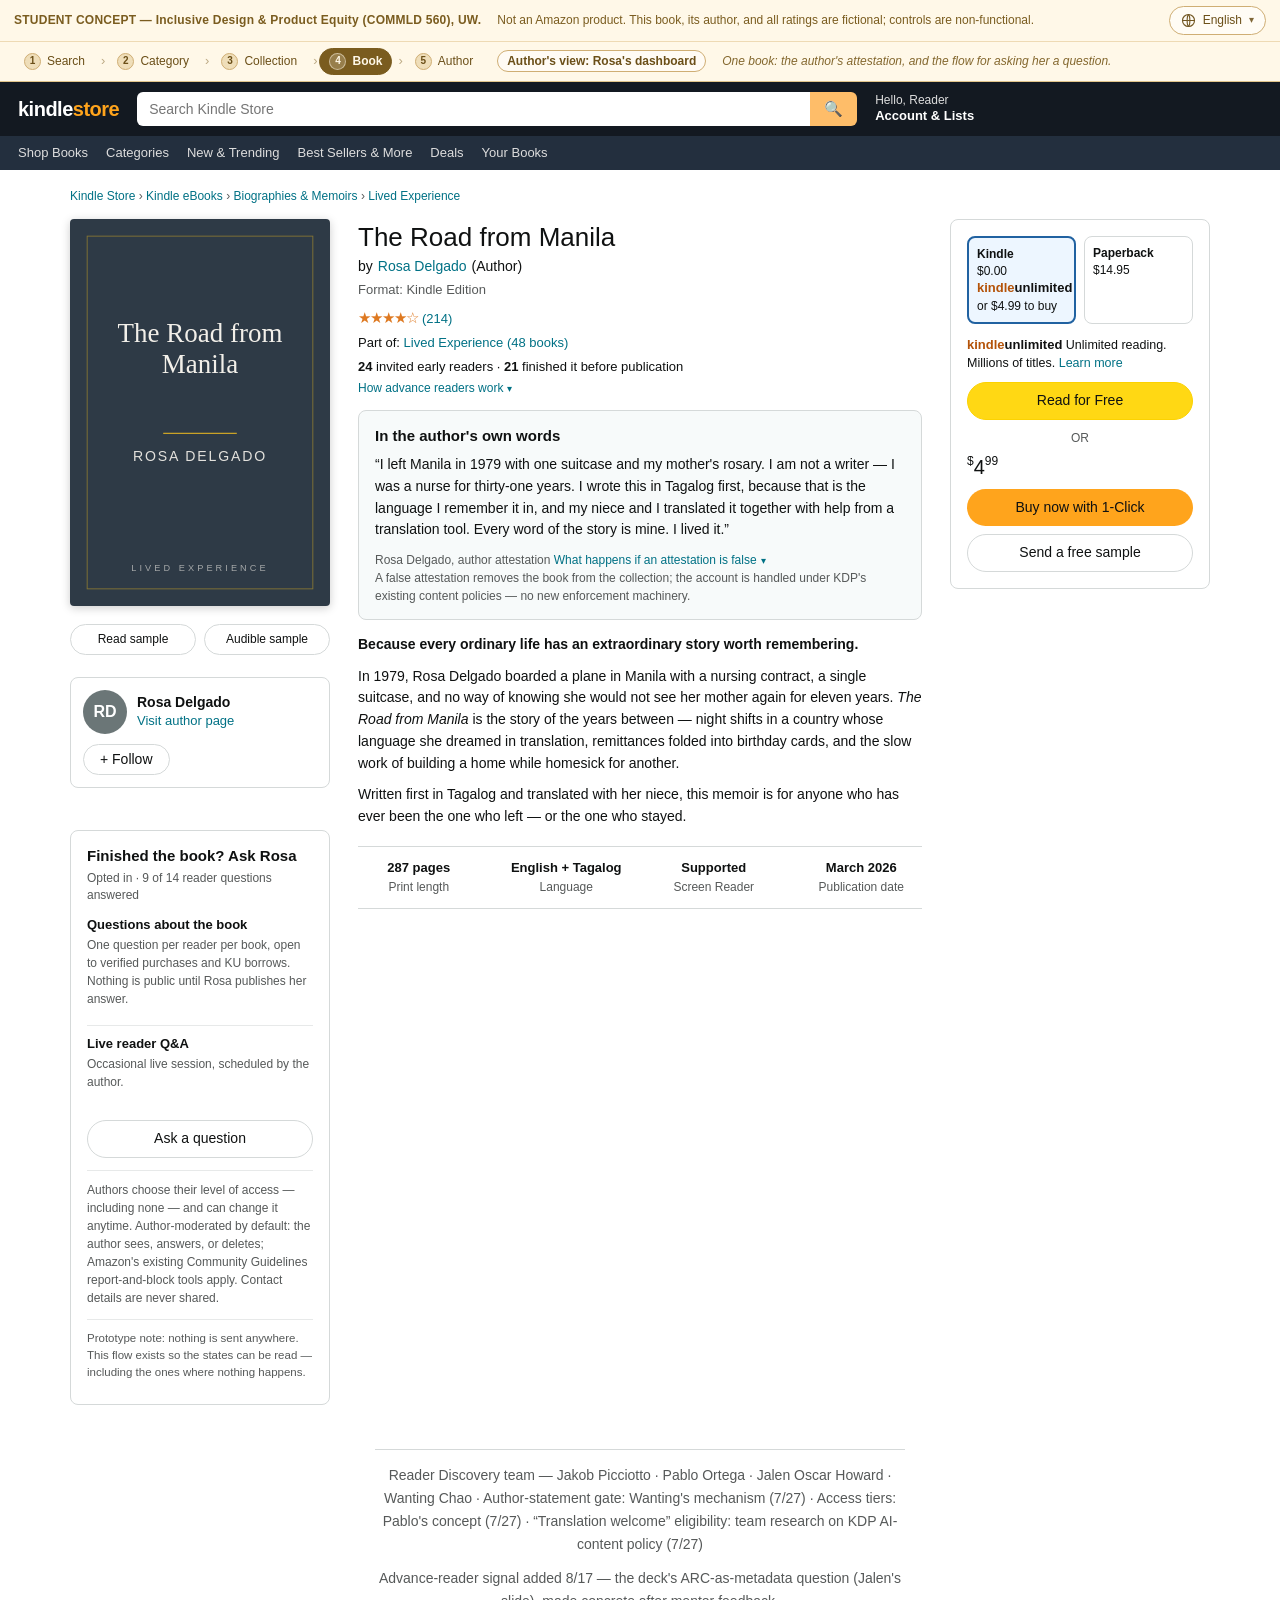
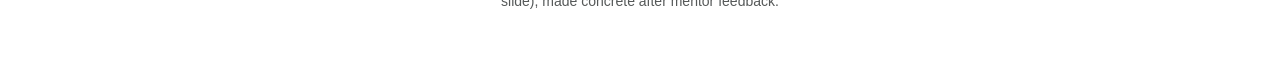
<file: book.html>
<!doctype html>
<html lang="en" dir="ltr">
<head>
<meta charset="utf-8">
<meta name="viewport" content="width=device-width, initial-scale=1">
<!-- Hosted so the team can just open a link, but deliberately not indexable: this page
     borrows Amazon's store grammar on purpose, and it should never turn up in a search
     result stripped of the student-concept banner below. -->
<meta name="robots" content="noindex, nofollow">
<title>The Road from Manila — book detail (concept)</title>
<!-- LINK PREVIEW. This is the one place the prototype travels without its banner: a
     card in a message thread, no page around it. So og:title says "concept" and the
     description leads with "Not an Amazon product" — the same job the banner does on
     the page, done in the only two lines a preview will show.
     NOT localized, and cannot be. Previews are built by the messaging platform's
     crawler from this static HTML; the six languages are applied client-side by
     i18n.js, which no crawler runs. Everyone sees this English card whatever their
     phone is set to. og:locale:alternate is deliberately absent — the pages are not
     served per-locale, and claiming otherwise would be a lie to the scraper. -->
<meta name="description" content="One book: the author&#x27;s own attestation that she lived the story and wrote it, and the flow for asking her a question. Not an Amazon product — a student concept for Kindle Direct Publishing. Books, authors and ratings are fictional; controls are non-functional.">
<meta property="og:type" content="website">
<meta property="og:site_name" content="Lived Experience — student concept, COMMLD 560 UW">
<meta property="og:title" content="The Road from Manila — book detail, KDP collection concept">
<meta property="og:description" content="One book: the author&#x27;s own attestation that she lived the story and wrote it, and the flow for asking her a question. Not an Amazon product — a student concept for Kindle Direct Publishing. Books, authors and ratings are fictional; controls are non-functional.">
<meta property="og:url" content="https://jakobhoward.github.io/kdp-lived-experience-concept/book.html">
<meta property="og:image" content="https://jakobhoward.github.io/kdp-lived-experience-concept/share/og-cover.png">
<meta property="og:image:type" content="image/png">
<meta property="og:image:width" content="1200">
<meta property="og:image:height" content="630">
<meta property="og:image:alt" content="A cream card headed STUDENT CONCEPT — Inclusive Design &amp; Product Equity (COMMLD 560), University of Washington, reading &#x27;First-person stories, in the authors&#x27; own words&#x27;, with four book covers fanned beside it.">
<meta name="twitter:card" content="summary_large_image">
<link rel="stylesheet" href="amazon.css">
<link rel="stylesheet" href="demobar.css">
<link rel="stylesheet" href="i18n/i18n.css">
<!-- Loads third, and last: viewport adaptation overrides both of the above. -->
<link rel="stylesheet" href="responsive.css">
<link rel="stylesheet" href="notes.css">
<link rel="stylesheet" href="focus-mode.css">
<script src="focus-mode.js"></script>
<style>
  /* page-specific: 3-column detail layout (interface-reference.md §2) */
  .detail { display: grid; grid-template-columns: 260px 1fr 260px; gap: 28px; align-items: start; }

  /* EXPLICIT PLACEMENT FOR FOUR CHILDREN, WHICH IS THE WHOLE TRICK.
     .detail has four children now — cover column, middle column, buy box, ask panel —
     because the ask panel was moved out of .leftcol (the note beside it in the markup
     has the measurement that forced it: the book's own title sat 1,100px down the page
     on a phone). Moving it in the DOM is what makes every narrow layout read in the
     right order. Keeping the desktop rendering identical is what these four rules do.

     The one that matters is `.mid { grid-row: 1 / span 2 }`. Grid rows are sized by the
     items in them, and a SPANNING item's height is spread across the rows it crosses
     rather than forcing either one. So row 1 is sized by the short things — the cover
     column and the buy box, about 520px — and the ask panel, sitting in row 2 of
     column 1, begins directly beneath the Follow card exactly where it always did.
     Without the span, row 1 would be sized by the 1,100px middle column and the panel
     would drop to the bottom of the page with a 600px hole above it.

     And read row-major — cover, middle, buy box, then the panel below the cover — the
     visual order is still the DOM order, at all three widths. That is the test the
     reflow note below sets, and it is why this is placement rather than reordering:
     nothing here is an `order` property, and nothing tabs out of sequence. */
  .detail > .leftcol    { grid-column: 1; grid-row: 1; }
  .detail > .mid        { grid-column: 2; grid-row: 1 / span 2; }
  .detail > .buybox-col { grid-column: 3; grid-row: 1; }
  .detail > .ask        { grid-column: 1; grid-row: 2; }

  /* REFLOW (WCAG 1.4.10), added in the accessibility pass. This was the only page in
     the prototype with no breakpoint at all: 260 + 260 + 56px of gap is a 576px floor,
     so at 320–375px the page scrolled sideways and the title, the byline and the whole
     buy box sat off the edge. That is not a phone-only problem — it is also what a
     desktop reader sees at 200–400% zoom, which is the population this page is written
     for. Amazon's own detail page stacks here too.
     The columns stack in DOM order (cover → title and attestation → buy box) rather
     than being reordered with `order`. Reordering would read correctly and tab wrongly,
     which is WCAG 1.3.2, and the alternative — moving the title in the markup — would
     put it above the cover on desktop as well. */
  /* TABLET, which this page did not have. The rule below used to fire at 980px and
     take the layout straight from three columns to one, so a 768px tablet — and a
     1024px laptop at 133% zoom, and an iPad in landscape Split View — got the phone
     layout: everything in a single 320px-capped ribbon down the inline-start edge,
     2,515px of page where the desktop rendering was 1,525px.

     Two columns instead, and the arrangement falls out of the DOM order for free:
     .leftcol and .mid take row 1, and .buybox-col — being third and last — lands in
     row 2, where it is told to span both tracks. So the visual order is exactly the
     DOM order (cover and attestation, then the text, then the buy box across the
     bottom), which is what makes this legal where a CSS reorder would not be. This
     page rejected `order` outright as a WCAG 1.3.2 problem; nothing here reorders
     anything, it only changes how many tracks the same sequence flows through.

     The buy box going full-width rather than staying a 260px rail is also what
     Amazon's own detail page does when its right rail runs out of room: the box
     becomes a band. It reads as a band because it is one, not because we styled it
     to look like one.

     No `and (min-width: …)` pairing the two blocks below: the phone block simply comes
     after this one and overrides it. A min/max pair has to be written as 700px and
     701px, which leaves a fractional gap — a 700.4px viewport matches neither and
     silently falls back to the three-column desktop grid — and fractional viewport
     widths are ordinary on a scaled display. Letting the cascade do it has no seam. */
  @media (max-width: 980px) {
    .detail { grid-template-columns: 260px 1fr; gap: 24px; }
    /* Row 1 is cover | text; the buy box and then the ask panel become full-width
       bands under it. .mid drops its row span here — with only one row above the
       bands there is nothing left to span, and leaving it would open an empty row. */
    .detail > .mid        { grid-column: 2; grid-row: 1; }
    .detail > .buybox-col { grid-column: 1 / -1; grid-row: 2; }
    .detail > .ask        { grid-column: 1 / -1; grid-row: 3; }
    /* A 260px buy box stretched to 700px would put two format tiles at 340px each
       and a "Read for Free" button a third of a metre wide. Capped, and centred in
       its own band, so it stays the size the buy box is on the live store. */
    .buybox { max-width: 420px; margin-inline: auto; }
  }

  /* PHONE. One column, in DOM order, as before — this is the stack the reflow note
     above was written for. What changed is that the 320px cap moved off the COLUMN
     and onto the cover: capping the column also squeezed the ask panel, which is the
     longest piece of prose on the page and the thing the page exists to show, into a
     320px ribbon on a 700px screen. The cover is the only thing in that column that
     should not grow. Centred, because a stacked Amazon detail page centres it. */
  @media (max-width: 700px) {
    .detail { grid-template-columns: 1fr; gap: 22px; }
    /* All four children back to auto-placement, which in a single-column grid is DOM
       order: cover → title, attestation and description → buy box → ask panel. That
       is the order an Amazon detail page reads on a phone, and it is the reason the
       panel was moved in the markup rather than pushed around with CSS. */
    .detail > .leftcol,
    .detail > .mid,
    .detail > .buybox-col,
    .detail > .ask { grid-column: 1; grid-row: auto; }
    .leftcol img { max-width: 300px; display: block; margin-inline: auto; }
    /* The sample buttons are a column here (Amazon's rule — see .sample-links above),
       so they get the cover's 300px cap and its centring rather than a
       justify-content, which in a column direction would distribute them vertically
       and do nothing useful. */
    .sample-links { max-width: 300px; margin-inline: auto; }
    .metastrip { gap: 16px; }
  }

  .leftcol img {
    width: 100%; border-radius: 4px; box-shadow: 0 2px 10px rgba(0,0,0,.2); margin-bottom: 12px;
  }
  /* A COLUMN UNTIL 1250px, WHICH IS AMAZON'S OWN RULE RATHER THAN OURS.
     The live detail page ships
       @media only screen and (min-width: 1250px) {
         .sample-buttons-container-reflowable { flex-direction: row; justify-content: space-between }
       }
     i.e. "Read sample" and "Audible sample" stack vertically at every width below
     1250px and only sit side by side on a wide desktop. Ours were a row everywhere,
     which is where the pair got cramped: two buttons in a 260px column is 126px each,
     and "Extrait Audible" does not fit in 126px, so the French rendering wrapped both
     labels onto two lines. Transplanting Amazon's breakpoint fixes the translation
     as a side effect and makes the pair checkable against the live page.
     78.125em = 1250px. */
  .sample-links { display: flex; flex-direction: column; gap: 8px; margin-bottom: 22px; }
  .sample-links .btn { font-size: 12px; padding: 6px 10px; }
  @media (min-width: 1250px) {
    .sample-links { flex-direction: row; justify-content: space-between; }
    .sample-links .btn { flex: 1 0 0; }
  }

  .followcard {
    border: 1px solid var(--rule); border-radius: 8px; padding: 12px; margin-bottom: 14px;
    display: flex; gap: 10px; align-items: center;
  }
  .followcard .pic {
    width: 44px; height: 44px; border-radius: 50%; flex: none;
    background: #6B7677; /* neutral placeholder, identical for every author.
                            #879596 was 3.1:1 under the white initials; this is 4.7:1. */
    color: #fff; display: flex; align-items: center; justify-content: center;
    font-weight: 700; font-size: 16px;
  }
  /* The name and the link each need a full line, and "Follow" is longer in most
     languages than in English, so let the button drop below rather than crushing the
     name into two lines. */
  .followcard { flex-wrap: wrap; }
  .followcard .who { flex: 1 1 130px; font-size: 13px; }
  .followcard .who b { display: block; font-size: 14px; }
  .followcard .btn { width: auto; padding: 5px 16px; }

  /* clamp for the same reason as index.html's headline: 26px was set for a 600px
     middle column and this page is also read at 375px and at 400% desktop zoom.
     Upper bound is the original, so the desktop rendering does not move. */
  .mid h1 { font-size: clamp(20px, 3.6vw, 26px); font-weight: 400; }
  /* Flex, not inline text, because not every language needs a word before the author's
     name — Chinese reads "Rosa Delgado（作者）" with no preposition at all. A flex row
     drops the whitespace between items and the :empty rule removes the unused slot, so
     an empty translation costs nothing instead of leaving a stray leading space. */
  .mid .byline { font-size: 14px; margin: 2px 0 4px; display: flex; flex-wrap: wrap; gap: 0 5px; align-items: baseline; }
  .mid .byline > span:empty { display: none; }
  .mid .fmt { color: var(--soft); font-size: 13px; }
  .ratingrow { margin: 8px 0 4px; }
  .desc { margin-top: 14px; font-size: 14px; line-height: 1.55; }
  .desc p { margin-bottom: 10px; }
  .desc .lede { font-weight: 700; }

  .metastrip {
    display: flex; gap: 26px; border-top: 1px solid var(--rule); border-bottom: 1px solid var(--rule);
    margin-top: 18px; padding: 12px 0; font-size: 12px; color: var(--soft); text-align: center;
    flex-wrap: wrap; row-gap: 12px;   /* translated labels are longer than the English */
  }
  .metastrip > div { flex: 1 1 118px; }
  .metastrip b { display: block; color: var(--ink); font-size: 13px; margin-bottom: 2px; }

  .buybox { border: 1px solid var(--rule); border-radius: 8px; padding: 16px; margin-bottom: 14px; }
  /* minmax(0, 1fr), not 1fr — and this is a real bug fix, not pedantry.
     `1fr` is shorthand for `minmax(auto, 1fr)`, so each track refuses to shrink below
     its own min-content width. Inside a 260px buy box the two tiles have 226px to
     share, 109px each, and the widest unbreakable thing in a tile is the
     `kindleunlimited` lockup, which amazon.css marks white-space: nowrap on purpose
     (it is one wordmark and must never split). At the page's own 1280px design width
     that fits — but turn on text-only zoom, or set a browser minimum font size, and
     the lockup grows while the 260px track does not, so the tiles push the grid wider
     than the column and the whole page scrolls sideways at a viewport that never
     changed. That is WCAG 1.4.4, and it is invisible to any amount of window
     resizing, which is why it survived this long.
     minmax(0, …) lets the tracks go narrower than their content; min-width: 0 does the
     same for the tiles themselves. The lockup then overflows its own tile instead of
     the page, which is the right thing to sacrifice.
     The other half of this fix is the em-based media queries — see responsive.css —
     which make the three columns stack when the TEXT gets bigger, not only when the
     window gets smaller. */
  .buybox .formats { display: grid; grid-template-columns: repeat(2, minmax(0, 1fr)); gap: 8px; margin-bottom: 12px; }
  .buybox .fmt-tile {
    border: 1px solid var(--rule); border-radius: 8px; padding: 8px; font-size: 12px;
    min-width: 0; overflow-wrap: anywhere;
  }
  /* The selected format. Amazon's own treatment, kept: 2px blue border + pale tint
     against a 1px gray border. WCAG 1.4.1 asks that colour not be the ONLY carrier —
     here the border also doubles in thickness, so the selection survives greyscale.
     It is the weaker half of the audit's findings and is reported as such: the tiles
     are inert display, not a control, so there is no checked/selected state for a
     screen reader to be told about, and inventing one would be ARIA describing a
     widget that does not exist. #2162a1 measures 6.31:1 on white and #0F1111 on the
     #edf6ff fill measures 17.34:1. */
  .buybox .fmt-tile.sel { border: 2px solid #2162a1; background: #edf6ff; }
  /* Direct child only — the Kindle Unlimited wordmark has its own nested <b>, and
     blocking that one split the lockup onto two lines. */
  .buybox .fmt-tile > b { display: block; }
  .buybox .ku-pitch { font-size: 12.5px; margin: 10px 0; }
  .buybox .or { text-align: center; color: var(--soft); font-size: 12px; margin: 10px 0 6px; }
  .buybox .btn { margin-top: 8px; }

  /* Shown only when the page is being read in translation — see the note in i18n.js. */
  .attest .translated {
    font-size: 12px; color: var(--soft); line-height: 1.5;
    margin-top: 10px; padding-top: 9px; border-top: 1px solid #E7E9E9;
  }

  /* ---------- shared: controls that actually do something ----------
     UPDATED IN THE ACCESSIBILITY PASS. Every control on this prototype is now a real
     <button>; what separates them is whether it does anything. The inert ones carry
     aria-disabled="true" and keep .btn's cursor:default; the two real interactions on
     this page get the pointer. Full reasoning in amazon.css under "what an inert
     control is allowed to be".
     The old rejected alternative is worth keeping on the record: styling the spans and
     wiring click handlers to them. A div/span that responds to a click is invisible to
     a screen reader's button list and unreachable by Tab, and this page is the one
     arguing that access should not depend on being able to see it. */
  button.btn:not([aria-disabled]) { cursor: pointer; }
  /* The focus ring itself now lives in amazon.css and applies document-wide — this used
     to be the only focus styling in the entire prototype, and it covered three selectors
     on one page. Only the textarea keeps a local rule, because its ring has to sit
     inside the a-box rather than overlapping the panel's border. */
  .ask textarea:focus-visible { outline-offset: 1px; }

  /* Amazon's own inline "See more" expander: a text link with a caret, not a chevron
     button in a box. Rendered from a <button> so the state is announced. */
  .expander {
    background: none; border: 0; padding: 0; font: inherit; font-size: 12px;
    color: var(--link); cursor: pointer; text-align: start;
  }
  .expander:hover { text-decoration: underline; color: var(--hover); }
  .expander .caret { margin-inline-start: 4px; display: inline-block; font-size: 10px; }
  /* Rotation, not a second glyph, so the caret cannot get out of sync with the state —
     and rotation is direction-neutral, so it survives the Arabic layout untouched. */
  .expander[aria-expanded="true"] .caret { transform: rotate(180deg); }

  /* ---------- the advance-reader signal (added 8/17) ----------
     A bare metadata line, not a box: this sits in the slot where Amazon's own
     social-proof strings live ("2K+ bought in past month"), because that is what it
     is — an observed count, not a module arguing for itself. The disclosure panel
     below it reuses .attest-false's footnote styling: same job, same size. */
  .arcstrip { font-size: 13px; margin: 6px 0 2px; }
  .arcstrip b { font-weight: 700; font-variant-numeric: tabular-nums; }
  .arcstrip .expander { display: block; margin-top: 3px; }

  /* ---------- interaction 2: what happens if an attestation is false ---------- */
  .attest-false, .arc-how {
    font-size: 12px; color: var(--soft); line-height: 1.55;
    margin-top: 10px; padding-top: 10px; border-top: 1px solid #E7E9E9;
  }
  .attest-false h3, .arc-how h3 { font-size: 13px; color: var(--ink); font-weight: 700; margin-bottom: 6px; }
  .attest-false p, .arc-how p { margin-bottom: 8px; }

  /* ---------- interaction 1: the question flow ---------- */
  .ask .ask-start { margin-top: 12px; }
  .ask h3 { font-size: 14px; font-weight: 700; margin-bottom: 6px; }
  /* The headings are focus targets when a state replaces another, so they take focus
     programmatically — and must not then draw a browser's default focus ring in a place
     a mouse user never put it. :focus-visible would suppress the ring for keyboard users
     too here (a programmatic focus is not "visible" interaction), so the ring is removed
     outright and the heading text itself is the confirmation. */
  .ask [tabindex="-1"]:focus { outline: none; }
  .ask p { font-size: 12px; color: var(--soft); line-height: 1.5; margin-bottom: 8px; }
  .ask .ask-label { display: block; font-size: 13px; font-weight: 700; margin-bottom: 4px; }
  .ask textarea {
    width: 100%; font: inherit; font-size: 13px; line-height: 1.45;
    border: 1px solid var(--rule); border-radius: 6px; padding: 8px; resize: vertical;
    /* Amazon's own review composer; nothing invented here. */
  }
  /* No character counter. A counter is a live-updating string, and a string built in JS
     is a string no translator ever sees — the hint sentence carries the 300 either way,
     and hitting the cap is announced instead. */
  .ask .ask-err { color: #B12704; font-weight: 700; }   /* Amazon's error red */
  .ask .ask-actions { margin-top: 10px; display: grid; gap: 8px; }
  .ask .yourq {
    font-size: 13px; color: var(--ink); line-height: 1.5;
    border-inline-start: 0; border-top: 1px solid #E7E9E9; border-bottom: 1px solid #E7E9E9;
    padding: 8px 0; margin-bottom: 8px;
    /* Hairline rows, not a quote bar: an accent bar on the inline edge is the pastel
       grammar this project banned, and it also has to be re-sided for Arabic. */
  }
  /* Rosa's answer in the answered state: her words at reading weight, darker than the
     panel's 12px soft-gray plumbing — the answer is the payoff of the whole flow and
     should not be set like a footnote next to the reader's own 13px question. */
  .ask .youra { font-size: 13px; color: var(--ink); line-height: 1.5; margin-bottom: 8px; }
  .ask .ask-strings { display: none; }
  .ask .mocknote { font-size: 11.5px; }
  /* The live region is for the announcement only — everything it says is already on
     screen in the new state, so repeating it visually would be a duplicate. Clipped
     rather than display:none, which would make it unannounced as well as unseen. */
  .ask-live {
    position: absolute; width: 1px; height: 1px; overflow: hidden;
    clip: rect(0 0 0 0); clip-path: inset(50%); white-space: nowrap;
  }
</style>
</head>
<body data-i18n-title="book.docTitle">

<!-- ============================ PAGE CHROME ============================
     ACCESSIBILITY PASS. What changed here, and why, on all five pages:

     - The brand row and the store nav are one <header> banner landmark; the
       reviewer bar above them is its own named <aside>, and it MUST stay a
       sibling of that header, never a child. position:sticky pins an element
       only within its parent's box, so nesting the bar in the header silently
       killed its stickiness on every page: it left the screen with the store
       chrome after ~120px of scroll (demobar.css, "WHY STICKY"). Nothing is
       orphaned by the split — the banner is announced as complementary, with
       a name.
     - A skip link, off-screen until focused. There are ~12 tab stops in front
       of the first word of content, identically on five pages.
     - .subnav is a <nav> with an accessible name wrapping a real list. Its six
       items stay plain text: they are inert store scenery, and the rule this
       prototype follows is that Amazon's .btn atom becomes a real button while
       flat text stays text (see amazon.css, "what an inert control is allowed
       to be").
     - The search field is readonly and its button is aria-disabled: the box is
       reachable and announced, and says out loud that it will not search.
     - lang="en" on the wordmarks. They are never translated, so on the Arabic
       or Chinese rendering of this page they are a foreign-language run inside
       the document's language (WCAG 3.1.2).
     ==================================================================== -->
<a class="skiplink" href="#main" data-i18n="chrome.skipToContent">Skip to main content</a>

<aside class="concept-banner" aria-label="About this prototype" data-i18n-attr="aria-label:demo.bannerAria">
  <div class="demobar-row">
    <strong class="demobar-mark" data-i18n-html="chrome.conceptLabel">STUDENT CONCEPT — <span lang="en" dir="ltr">Inclusive Design &amp; Product Equity (COMMLD 560), UW.</span></strong>
    <span class="demobar-note" data-i18n="book.disclaimer">Not an Amazon product. This book, its author, and all ratings are fictional; controls are non-functional.</span>
    <!-- The reviewer's own controls are injected here, in this order: the notes
         toggle by notes.js, then the language picker by i18n/i18n.js. Both are
         absent if their script is not loaded, and the row simply collapses. -->
    <div class="demobar-tools"></div>
  </div>
  <div class="demobar-row demobar-row-nav">
    <!-- THE WALKTHROUGH. An <ol> because the order is the point: the five screens are
         one reader's path through the concept, and a row of equal-weight links does
         not say that. Numbers come from a CSS counter, never typed. -->
    <nav class="demobar-nav" aria-label="Prototype walkthrough" data-i18n-attr="aria-label:demo.navAria">
      <ol>
      <li><a class="demobar-step" href="search.html"><span class="demobar-num" aria-hidden="true"></span><span data-i18n="demo.step.search">Search</span></a></li>
      <li><a class="demobar-step" href="browse.html"><span class="demobar-num" aria-hidden="true"></span><span data-i18n="demo.step.category">Category</span></a></li>
      <li><a class="demobar-step" href="index.html"><span class="demobar-num" aria-hidden="true"></span><span data-i18n="demo.step.collection">Collection</span></a></li>
      <li><span class="demobar-step" aria-current="page"><span class="demobar-num" aria-hidden="true"></span><span data-i18n="demo.step.book">Book</span></span></li>
      <li><a class="demobar-step" href="author.html"><span class="demobar-num" aria-hidden="true"></span><span data-i18n="demo.step.author">Author</span></a></li>
      </ol>
      <!-- THE AUTHOR'S SIDE. A detour, not a sixth step — see the note on author.html.
           Reviewer-bar chrome only; store navigation never points at the author console. -->
      <a class="demobar-step demobar-authorview" href="author-dashboard.html"><span data-i18n="demo.authorView">Author's view: Rosa's dashboard</span></a>
    </nav>
    <p class="demobar-caption" data-i18n="book.demoCaption">One book: the author's attestation, and the flow for asking her a question.</p>
  </div>
</aside>

<header class="sitehead">
  <div class="topnav">
    <div class="logo" lang="en">kindle<span>store</span></div>
    <div class="searchbar"><input value="" placeholder="Search Kindle Store" aria-label="Search Kindle Store" data-i18n-attr="placeholder:chrome.searchPlaceholder;aria-label:chrome.searchAria" readonly><button aria-label="Search" aria-disabled="true" data-i18n-attr="aria-label:chrome.searchButtonAria">🔍</button></div>
    <!-- the language control is injected here by i18n/i18n.js, in Amazon's own locale-selector slot -->
    <div class="acct"><span data-i18n="chrome.greeting">Hello, Reader</span><b data-i18n="chrome.account">Account &amp; Lists</b></div>
  </div>
  <nav class="subnav" aria-label="Store sections" data-i18n-attr="aria-label:chrome.subnavAria">
    <ul>
      <li data-i18n="chrome.nav.shop">Shop Books</li><li data-i18n="chrome.nav.categories">Categories</li><li data-i18n="chrome.nav.trending">New &amp; Trending</li>
      <li data-i18n="chrome.nav.bestsellers">Best Sellers &amp; More</li><li data-i18n="chrome.nav.deals">Deals</li><li data-i18n="chrome.nav.yourbooks">Your Books</li>
    </ul>
  </nav>
</header>

<div class="page">

<!-- MAIN LANDMARK. Everything between here and the credits was previously a bare
     <div>, so a screen reader had no "jump to the content" target and the skip
     link above would have had nowhere to land. <main> stays INSIDE div.page so the
     max-width and padding are untouched, and the credits sit outside it as a
     sibling — a <footer> whose nearest sectioning ancestor is <body>, which is what
     makes it the contentinfo landmark rather than a generic block. -->
<main id="main">
  <!-- BREADCRUMB. Was a <div> of anonymous links with generated "›" separators —
       no navigation landmark, no list, and nothing marking which item was the
       page you are on. Now a named <nav> wrapping an <ol>, with aria-current on
       the terminal item so the "you are here" convention that was carried only
       by "this one is not a link" is stated programmatically too. Renders
       identically: amazon.css keeps the same generated-chevron selector.
       NO aria-current ON THIS PAGE'S TRAIL, deliberately, unlike the other three:
       this breadcrumb ends at the parent collection, not at the book, so no item
       in it IS the current page. Marking the last link "current" would be exactly
       the kind of reflex ARIA that says something untrue to a screen reader while
       looking correct in a checklist. -->
  <nav aria-label="Breadcrumb" data-i18n-attr="aria-label:chrome.breadcrumbAria">
    <ol class="crumbs">
      <li><a href="#" data-i18n="crumb.store">Kindle Store</a></li>
      <li><a href="#" data-i18n="crumb.ebooks">Kindle eBooks</a></li>
      <li><a href="#" data-i18n="crumb.memoirs">Biographies &amp; Memoirs</a></li>
      <li><a href="index.html" data-i18n="collection.name">Lived Experience</a></li>
    </ol>
  </nav>

  <div class="detail">

    <!-- left column -->
    <div class="leftcol">
      <img src="covers/typo/road-from-manila.svg" alt="Cover of The Road from Manila" data-i18n-attr="alt:book.coverAlt" width="848" height="1264" fetchpriority="high" decoding="async">
      <div class="sample-links">
        <button type="button" class="btn ghost" data-i18n="book.readSample" aria-disabled="true">Read sample</button>
        <button type="button" class="btn ghost" data-i18n="book.audibleSample" aria-disabled="true">Audible sample</button>
      </div>

      <!-- Follow block, deepened: A3 lives here (interface-reference.md §2 row 3) -->
      <div class="followcard">
        <div class="pic" aria-hidden="true">RD</div>
        <div class="who"><b>Rosa Delgado</b><a href="author.html" data-i18n="book.visitAuthorPage">Visit author page</a></div>
        <button type="button" class="btn ghost" data-i18n="common.follow" aria-disabled="true">+ Follow</button>
      </div>

    </div>

    <!-- middle column -->
    <div class="mid">
      <h1 data-i18n="book.title">The Road from Manila</h1>
      <div class="byline"><span data-i18n="book.bylinePrefix">by</span> <a href="author.html" data-i18n="book.bylineAuthor">Rosa Delgado</a> <span data-i18n="book.bylineRole">(Author)</span></div>
      <div class="fmt" data-i18n="book.format">Format: Kindle Edition</div>
      <div class="ratingrow stars" role="img" aria-label="4.4 out of 5 stars, 214 ratings" data-i18n-attr="aria-label:book.starsAria">★★★★☆<span class="count">(<span data-i18n-num="214">214</span>)</span></div>
      <div class="partof"><span data-i18n="common.partOf">Part of:</span> <a href="index.html" data-i18n="book.partOfValue">Lived Experience (48 books)</a></div>

      <!-- A4: THE ADVANCE-READER SIGNAL (added 8/17). The deck's Ask 4 — Vine seeds
           early reviews for products, why not books? — made concrete, because both
           mentors said they could not follow what the ARC idea would look like.
           What it is: a KDP-run, Vine-shaped advance round (invited, free, disclosed)
           whose ONLY public trace is this pair of counts. It never touches reviews —
           that is the design rule R14 set: the hook must never be gameable into a
           quality claim. A count of readers who finished is a fact, not a verdict.
           It sits in the social-proof slot under the ratings row, where Amazon's own
           observed counts live. Same-numbers contract with author-dashboard.html:
           24 invited, 21 finished, on both pages or on neither.
           Same progressive-enhancement inversion as the attestation disclosure: the
           panel ships EXPANDED and the toggle [hidden]; ask.js collapses it and
           reveals the toggle, so with scripting off the full answer is simply there.
           ?arc=open leaves it expanded — state by request, the ?ask= idiom. -->
      <div class="revnote" role="note"><span class="revnote-n" aria-hidden="true"></span><b data-i18n="revnote.book.3Label">The trust signal.</b> <span data-i18n="revnote.book.3Body">Ask 4, made concrete: a Vine-shaped advance round whose only public trace is these counts — on the page from day one, before the first review. Signal, never reviews.</span></div>
      <div class="arcstrip">
        <span><b data-i18n-num="24">24</b> <span data-i18n="book.arc.stripInvited">invited early readers</span> · <b data-i18n-num="21">21</b> <span data-i18n="book.arc.stripFinished">finished it before publication</span></span>
        <button type="button" class="expander" id="arc-toggle" aria-expanded="true" aria-controls="arc-how" hidden><span data-i18n="book.arc.howToggle">How advance readers work</span><span class="caret" aria-hidden="true">▾</span></button>
        <div class="arc-how" id="arc-how">
          <h3 data-i18n="book.arc.how.h">How advance readers work</h3>
          <p data-i18n="book.arc.how.p1">Before this book published, KDP invited 24 readers to take a free advance copy —
          invited, free, and disclosed, the same shape Amazon Vine already uses for products. Rosa opted in to the round;
          she was never shown who the readers were.</p>
          <p data-i18n="book.arc.how.p2">Reading is the signal. A Kindle can tell when a book is finished, and 21 of the 24
          finished this one. Those counts were on this page from the day it published — before the first review existed.</p>
          <p data-i18n="book.arc.how.p3">What advance readers do not leave here is reviews. Most could not anyway — writing
          a review takes $50 of Amazon purchases in the past year — and a review in exchange for a free copy is against the
          Community Guidelines. So the round never touches reviews: no stars, no quotes, no score. A count of readers who
          finished is a fact about the book, not a claim that it is good.</p>
        </div>
      </div>

      <!-- A2: the attestation, in the author's-own-voice slot (§2 row 6).
           Rendered as an Amazon a-box, the same module shape as "Great on Kindle". -->
      <div class="revnote" role="note"><span class="revnote-n" aria-hidden="true"></span><b data-i18n="revnote.book.1Label">In her own words.</b> <span data-i18n="revnote.book.1Body">Amazon badges what it can measure and quotes what it cannot. This is the quoted half.</span></div>
      <div class="abox alt attest" style="margin-top:14px">
        <h2 data-i18n="book.attest.h3">In the author's own words</h2>
        <p class="quote" data-i18n="book.attest.quote">"I left Manila in 1979 with one suitcase and my mother's rosary. I am not
        a writer — I was a nurse for thirty-one years. I wrote this in Tagalog first, because that
        is the language I remember it in, and my niece and I translated it together with help from
        a translation tool. Every word of the story is mine. I lived it."</p>
        <!-- A translation tool can carry an author's words across languages; it does not become
             their author. So when this page is read in translation, it says so, rather than
             passing a translation off as her own wording. Absent in English, where there is
             nothing to disclose. -->
        <div class="translated" data-i18n-only="translated" data-i18n="book.attest.translationNote" hidden></div>
        <div class="sig">
          <span data-i18n="book.attest.sigName">Rosa Delgado, author attestation</span>
          <!-- INTERACTION 2. Was a dead <a href="#">, which is the one link on this page a
               reader is most likely to actually click: it is the "and what if she is lying"
               question, and the gate is the weakest part of the concept. So the answer is
               on the page instead of behind a link to nowhere.
               Progressive enhancement, inverted the usual way round: the panel below is
               EXPANDED in the markup and this toggle is [hidden]. With scripting off the
               reader gets the full answer and no inert control; ask.js collapses the panel
               and reveals the toggle. Rejected: <details>/<summary>, which would have been
               free — but its marker and its open/closed typography are the browser's, not
               Amazon's, and this panel sits inside an a-box that has to keep looking like
               Amazon's own "See more" expander. -->
          <button type="button" class="expander" id="attest-toggle" aria-expanded="true" aria-controls="attest-false" hidden><span data-i18n="book.attest.sigLink">What happens if an attestation is false</span><span class="caret" aria-hidden="true">▾</span></button><br>
          <span data-i18n="book.attest.sigBody">A false attestation removes the book from the collection; the account is handled under
          KDP's existing content policies — no new enforcement machinery.</span>
        </div>

        <div class="attest-false" id="attest-false">
          <h3 data-i18n="book.attest.false.h">If an attestation turns out to be false</h3>
          <p data-i18n="book.attest.false.p1">The statement is treated like anything else an author writes on their own detail page.
          If it is reported and KDP finds it breaks the content guidelines the account already agreed to, the book comes out of
          the collection and the account is handled the way any other guidelines violation is handled — up to losing publishing
          access. Nothing new is built for this.</p>
          <p data-i18n="book.attest.false.p2">A reader reports it with the report control Amazon already has. KDP applies the policies
          it already applies. There is no separate review board here, no queue we invented, no appeal process we made up, and no
          score attached to the author.</p>
          <!-- The paragraph that keeps R3 dead: state the limit out loud, so nobody reads
               the attestation as an Amazon check on whether a life happened. -->
          <p data-i18n="book.attest.false.p3">The limit is worth saying plainly: Amazon does not know whether a story is true and
          cannot find out. Nothing here checks a memory, a date, or a life. That is exactly why the claim stays in the author's
          own words with her name on it, and why there is no Amazon seal beside it — a seal would be a promise Amazon cannot
          keep. What can be acted on is a statement that turns out to be fabricated, in the same way a false claim in any other
          listing can be.</p>
          <p data-i18n="book.attest.false.p4">So reporting is the whole of the mechanism. It is not a promise of an outcome, and
          you will not get a progress report.</p>
          <p><a href="#" data-i18n="book.attest.false.reportLink">Report this content</a></p>
        </div>
      </div>

      <div class="desc">
        <p class="lede" data-i18n="book.desc.lede">Because every ordinary life has an extraordinary story worth remembering.</p>
        <p data-i18n-html="book.desc.p1Html">In 1979, Rosa Delgado boarded a plane in Manila with a nursing contract, a single
        suitcase, and no way of knowing she would not see her mother again for eleven years.
        <em>The Road from Manila</em> is the story of the years between — night shifts in a
        country whose language she dreamed in translation, remittances folded into birthday
        cards, and the slow work of building a home while homesick for another.</p>
        <p data-i18n="book.desc.p2">Written first in Tagalog and translated with her niece, this memoir is for anyone
        who has ever been the one who left — or the one who stayed.</p>
      </div>

      <div class="metastrip">
        <div><b data-i18n="book.meta.pagesValue">287 pages</b><span data-i18n="book.meta.pagesLabel">Print length</span></div>
        <div><b data-i18n="book.meta.langValue">English + Tagalog</b><span data-i18n="book.meta.langLabel">Language</span></div>
        <div><b data-i18n="book.meta.a11yValue">Supported</b><span data-i18n="book.meta.a11yLabel">Screen Reader</span></div>
        <div><b data-i18n="book.meta.dateValue">March 2026</b><span data-i18n="book.meta.dateLabel">Publication date</span></div>
      </div>
    </div>

    <!-- right column: buy box -->
    <div class="buybox-col">
      <div class="buybox">
        <div class="formats">
          <div class="fmt-tile sel"><b data-i18n="book.buy.formatKindle">Kindle</b><span dir="ltr">$0.00</span> <span class="kulogo" lang="en">kindle<b>unlimited</b></span><br><span data-i18n="book.buy.orBuy">or $4.99 to buy</span></div>
          <div class="fmt-tile"><b data-i18n="book.buy.formatPaperback">Paperback</b><span dir="ltr">$14.95</span></div>
        </div>
        <div class="ku-pitch"><span class="kulogo" lang="en">kindle<b>unlimited</b></span> <span data-i18n="book.buy.kuPitch">Unlimited reading. Millions of titles.</span> <a href="#" data-i18n="common.learnMore">Learn more</a></div>
        <button type="button" class="btn yellow" data-i18n="book.buy.readFree" aria-disabled="true">Read for Free</button>
        <div class="or" data-i18n="book.buy.or">OR</div>
        <div class="price"><span class="sym">$</span><span class="whole">4</span><span class="frac">99</span></div>
        <button type="button" class="btn orange" data-i18n="book.buy.oneClick" aria-disabled="true">Buy now with 1-Click</button>
        <button type="button" class="btn ghost" data-i18n="book.buy.sendSample" aria-disabled="true">Send a free sample</button>
      </div>
    </div>

    <!-- FOURTH COLUMN CHILD, MOVED HERE FROM INSIDE .leftcol.
         Why the markup moved rather than the CSS: nested in .leftcol, this panel was
         laid out before .mid at every width where .detail is not three columns, and
         it is the longest block on the page. Measured at 375px: .detail began at
         y=288 and the book's own <h1> did not appear until y=1392 — the title of the
         book arrived 1,100px, nearly two screens, below the top of the detail area on
         a phone. A detail page whose subject is not on the first screen is broken.

         The desktop rendering is unchanged, and not by luck: .mid is told to span both
         grid rows, so row 1 is sized by the cover column and the buy box rather than by
         the long middle column, and this panel still begins directly under the Follow
         card exactly where it did before. See the .detail grid rules in the <style>
         block above.

         This is NOT the CSS reordering that the reflow note above rejects. Read the
         grid row-major — cover, text, buy box, then this panel — and the visual order
         is the DOM order at every width, so tab order and reading order still agree.
         The new sequence is also the better one to hear: a screen-reader user now
         learns whose book this is and reads her attestation BEFORE being offered the
         box to ask her a question. -->
    <!-- INTERACTION 1 — the question flow (the "hook" layer).
         Every state is written into this markup and toggled with [hidden]; ask.js never
         builds a string. That is not tidiness, it is the i18n contract: i18n.js walks
         the document once on load and again on every language change, so a state that
         exists in the markup is translated in all six languages for free, whereas a
         state assembled in JS would be English forever.

         Controls that only work with JS ship [hidden] and are revealed by ask.js. With
         scripting off, this panel degrades to what it was before: a description of the
         mechanism — which is the meaningful default, since the argument of this page is
         the mechanism, not the button. -->
    <div class="abox ask" id="ask">
      <!-- Retitled 8/3: our survey (n=36) found contact is a post-read want, not a buy
           reason — the heading now says when this panel matters, not just what it does. -->
      <h2 data-i18n="book.ask.h3">Finished the book? Ask Rosa</h2>
      <!-- Was "Answers weekly". A cadence nobody measures is a promise Amazon cannot
           keep, which is the same mistake as the retired "verified human" badge. The
           replacement is a count, because a count is observed. -->
      <div class="sub" data-i18n="book.ask.subState">Opted in · 9 of 14 reader questions answered</div>

      <!-- idle: the tiers, plus the entry point -->
      <div class="revnote" role="note"><span class="revnote-n" aria-hidden="true"></span><b data-i18n="revnote.book.2Label">The hook.</b> <span data-i18n="revnote.book.2Body">Reader access is opt-in and reversible. Every state is reachable here, including the one where nothing happens.</span></div>
      <div data-ask-state="idle">
        <div class="tier">
          <b data-i18n="book.ask.tier1Label">Questions about the book</b>
          <p data-i18n="book.ask.tier1Body">One question per reader per book, open to verified purchases and KU borrows.
          Nothing is public until Rosa publishes her answer.</p>
        </div>
        <div class="tier">
          <b data-i18n="book.ask.tier2Label">Live reader Q&amp;A</b>
          <p data-i18n="book.ask.tier2Body">Occasional live session, scheduled by the author.</p>
        </div>
        <button type="button" class="btn ghost ask-start" id="ask-start" data-i18n="book.ask.startBtn" hidden>Ask a question</button>
      </div>

      <!-- compose -->
      <div data-ask-state="compose" hidden>
        <label class="ask-label" for="ask-text" data-i18n="book.ask.composeLabel">Your question for Rosa</label>
        <p id="ask-hint" data-i18n="book.ask.composeHint">Up to 300 characters. Ask about the book, or about the life behind it.</p>
        <!-- maxlength rather than a validation message: the cap is enforced by the field
             instead of scolding someone after they have written 400 words. -->
        <textarea id="ask-text" rows="4" maxlength="300" aria-describedby="ask-err ask-hint ask-terms" data-ask-focus></textarea>
        <p class="ask-err" id="ask-err" data-i18n="book.ask.composeEmpty" hidden>Write your question first.</p>
        <p id="ask-terms" data-i18n="book.ask.composeTerms">This is your one question for this book. Rosa sees it, and can answer it or delete it.
        Nothing you write appears on Amazon unless she publishes her answer with it. There is no private messaging here at any
        level — not for you and not for her — and neither of you is shown the other's contact details.</p>
        <div class="ask-actions">
          <button type="button" class="btn yellow" id="ask-send" data-i18n="book.ask.composeSend">Send question</button>
          <button type="button" class="btn ghost" id="ask-cancel" data-i18n="book.ask.composeCancel">Cancel</button>
        </div>
      </div>

      <!-- sent -->
      <div data-ask-state="sent" hidden>
        <h3 tabindex="-1" data-ask-focus data-i18n="book.ask.sentH">Question sent to Rosa</h3>
        <p data-i18n="book.ask.sentBody">It is with Rosa now. She moderates her own questions: she can answer it, or delete it,
        and she is not required to do either.</p>
        <!-- The confirmation deliberately refuses to give an ETA. Every other Amazon
             confirmation gives one; this one cannot, because the thing being waited on
             is a person who owes the reader nothing. Saying so is the honest version. -->
        <p data-i18n="book.ask.sentNoEta">We are not telling you when to expect a reply, because we do not know. No response time
        is promised here, and none has been measured.</p>
        <p data-i18n="book.ask.sentWhere">If she answers, her answer and your question appear together on her author page.</p>
        <p><a href="author.html" data-i18n="book.ask.sentWhereLink">See answered questions</a></p>
        <div class="ask-actions">
          <button type="button" class="btn ghost" id="ask-done" data-i18n="book.ask.sentDone">Done</button>
        </div>
      </div>

      <!-- waiting: the state the whole flow exists to show honestly -->
      <div data-ask-state="wait" hidden>
        <h3 tabindex="-1" data-ask-focus data-i18n="book.ask.waitH">Your question is with Rosa</h3>
        <!-- Fictional date, left as a fixed string on purpose: computing "today" would
             mean formatting a date in JS, i.e. a user-visible string no translator ever
             sees, for no gain in a mockup. -->
        <p data-i18n="book.ask.waitSent">You asked this on 12 March 2026. It has not been answered.</p>
        <div id="ask-yourq-wrap" hidden>
          <p class="ask-label" data-i18n="book.ask.waitQLabel">Your question:</p>
          <!-- The reader's own words. Not keyed, because it is not our string; written
               with textContent so a typed &lt;script&gt; stays typed text. -->
          <div class="yourq" id="ask-yourq"></div>
        </div>
        <p data-i18n="book.ask.waitTruth">It may stay like this. Some questions are never answered, and Rosa can delete one
        without replying and without saying why. Amazon does not chase her, does not escalate this, and does not answer on
        her behalf.</p>
        <p data-i18n="book.ask.waitPublic">Nothing you wrote is public.</p>
        <div class="ask-actions">
          <button type="button" class="btn ghost" id="ask-withdraw" data-i18n="book.ask.waitWithdraw">Withdraw my question</button>
        </div>
        <p style="margin-top:8px" data-i18n="book.ask.waitWithdrawNote">Withdrawing deletes it. You can write a different one afterwards.</p>
        <p><a href="#" data-i18n="book.ask.reportLink">Report a problem with this question or answer</a></p>
      </div>

      <!-- answered. CLOSES THE LOOP (8/9): the reader's own drafted question — held by
           ask.js, never persisted — appears here with Rosa's answer, so compose → send →
           answered reads as one story. The answer is scripted and the note below it says
           so out loud; what has NOT changed is how you get here — by asking for the state
           (?ask=answered / LEask.state), never on a timer. The wrap ships hidden and
           ask.js reveals it only when a draft exists, so a deep link with nothing typed
           still degrades to the plain confirmation it was before. -->
      <div data-ask-state="answered" hidden>
        <h3 tabindex="-1" data-ask-focus data-i18n="book.ask.answeredH">Rosa answered your question</h3>
        <div id="ask-ansq-wrap" hidden>
          <p class="ask-label" data-i18n="book.ask.waitQLabel">Your question:</p>
          <!-- The reader's own words, same rules as the wait state: not keyed, textContent only. -->
          <div class="yourq" id="ask-ansq"></div>
          <p class="ask-label" data-i18n="book.ask.answeredALabel">Rosa's answer:</p>
          <p class="youra" data-i18n="book.ask.answeredA">My grandchildren. They asked why I keep a 1979 bus ticket in my nightstand,
          and the true answer was too long to say out loud. So I wrote it down. Then I kept writing.</p>
          <p class="mocknote" data-i18n="book.ask.answeredDemoNote">Prototype note: this answer is a scripted example — this state is
          reached by request (?ask=answered), never on a timer.</p>
        </div>
        <p data-i18n="book.ask.answeredBody">She published your question with her answer on her author page, where other readers
        can now read both.</p>
        <p><a href="author.html" data-i18n="book.ask.answeredLink">Read her answer</a></p>
        <p data-i18n="book.ask.answeredQuota">That was your one question for this book.</p>
        <p><a href="#" data-i18n="book.ask.reportLink">Report a problem with this question or answer</a></p>
      </div>

      <!-- not a reader of this book yet -->
      <div data-ask-state="ineligible" hidden>
        <h3 tabindex="-1" data-ask-focus data-i18n="book.ask.ineligibleH">Questions are open to readers of this book</h3>
        <p data-i18n="book.ask.ineligibleBody">Buy it or borrow it with Kindle Unlimited and the question box opens here. It is the
        same check Amazon already uses to mark a review a verified purchase.</p>
        <!-- Says who the gate protects. A gate whose reason is unstated reads as a
             sales tactic; this one is a harassment surface being kept shut. -->
        <p data-i18n="book.ask.ineligibleWhy">The check exists for Rosa, not for us. Without it, an author's question box is a
        contact form open to the whole internet, and the authors most likely to be targeted are the ones this collection is
        built around.</p>
        <p data-i18n="book.ask.ineligibleWhere">The buying and borrowing options are in the box near the top of this page.</p>
      </div>

      <!-- author has questions switched off -->
      <div data-ask-state="off" hidden>
        <h3 tabindex="-1" data-ask-focus data-i18n="book.ask.offH">Rosa is not taking questions right now</h3>
        <p data-i18n="book.ask.offBody">She has turned reader questions off. She may turn them back on; she may not. Either way
        the book stays in the collection and her statement stays on this page — the access was always hers to choose, and
        switching it off costs her nothing here.</p>
        <p data-i18n="book.ask.offNoAlt">There is no other way to reach her through Amazon, and that is deliberate.</p>
      </div>

      <!-- switched off after the reader had already asked -->
      <div data-ask-state="offAfter" hidden>
        <h3 tabindex="-1" data-ask-focus data-i18n="book.ask.offAfterH">Questions are closed for this book</h3>
        <p data-i18n="book.ask.offAfterBody">Rosa turned reader questions off after you asked. Your question was never published and
        will not be answered; it was deleted along with the other open questions.</p>
      </div>

      <!-- send failed -->
      <div data-ask-state="error" hidden>
        <h3 tabindex="-1" data-ask-focus data-i18n="book.ask.errorH">Your question didn't send</h3>
        <p data-i18n="book.ask.errorBody">Something went wrong on our side, not yours. Your draft is still here.</p>
        <div class="ask-actions">
          <button type="button" class="btn yellow" id="ask-retry" data-i18n="book.ask.errorRetry">Try again</button>
          <button type="button" class="btn ghost" id="ask-discard" data-i18n="book.ask.errorDiscard">Discard draft</button>
        </div>
      </div>

      <div class="note" data-i18n="book.ask.note">Authors choose their level of access — including none — and can change it
      anytime. Author-moderated by default: the author sees, answers, or deletes; Amazon's existing
      Community Guidelines report-and-block tools apply. Contact details are never shared.</div>

      <p class="note mocknote" id="ask-mocknote" data-i18n="book.ask.mockNote" hidden>Prototype note: nothing is sent anywhere.
      This flow exists so the states can be read — including the ones where nothing happens.</p>

      <!-- Announcement text, keyed and translated like everything else, parked here for
           ask.js to copy into the live region. Building these sentences in JS would put
           six languages' worth of copy out of the translators' reach. -->
      <div class="ask-strings" aria-hidden="true">
        <span id="ask-s-sent" data-i18n="book.ask.liveSent">Question sent. Nothing is public unless Rosa publishes her answer.</span>
        <span id="ask-s-withdrawn" data-i18n="book.ask.liveWithdrawn">Your question has been withdrawn and deleted.</span>
        <span id="ask-s-limit" data-i18n="book.ask.liveLimit">You have reached the 300-character limit.</span>
        <span id="ask-s-empty" data-i18n="book.ask.liveEmpty">Write your question first.</span>
        <span id="ask-s-error" data-i18n="book.ask.liveError">Your question didn't send. Your draft was kept.</span>
      </div>
      <p class="ask-live" id="ask-live" role="status" aria-live="polite"></p>
    </div>

  </div>

  </main>

  <footer class="credits">
    <span data-i18n="book.credits1">
    Reader Discovery team — Jakob Picciotto · Pablo Ortega · Jalen Oscar Howard · Wanting Chao ·
    Author-statement gate: Wanting's mechanism (7/27) · Access tiers: Pablo's concept (7/27) ·
    "Translation welcome" eligibility: team research on KDP AI-content policy (7/27)
    </span>
    <!-- Its own span with its own key (shared with the dashboard footer), not an edit to
         book.credits1: that key is already translated in five locales, and rewriting the
         English would silently strand the translations on the old sentence. -->
    <span data-i18n="dash.arc.credit">Advance-reader signal added 8/17 — the deck's ARC-as-metadata question (Jalen's
    slide), made concrete after mentor feedback.</span>
  </footer>

</div>

<script src="i18n/strings.en.js"></script>
<script src="i18n/strings.es.js"></script>
<script src="i18n/strings.zh.js"></script>
<script src="i18n/strings.fil.js"></script>
<script src="i18n/strings.ar.js"></script>
<script src="i18n/strings.fr.js"></script>
<script src="i18n/i18n.js"></script>
<script src="notes.js"></script>
<script src="demobar.js"></script>
<!-- After i18n.js, always: ask.js reveals controls that i18n.js has already translated,
     and copies already-translated text into the live region. Loaded first it would show
     English for a beat, or show nothing at all. -->
<script src="ask.js"></script>

<!-- Labels for the reviewer-notes toggle. They live here, already translated, because
     notes.js is not allowed to build a string — see the note at the top of that file.
     Hidden by notes.css. -->
<div class="revnote-strings" aria-hidden="true">
  <span data-revnote-label="show" data-i18n="demo.notesShow">Show notes</span>
  <span data-revnote-label="hide" data-i18n="demo.notesHide">Hide notes</span>
</div>
</body>
</html>
</file>
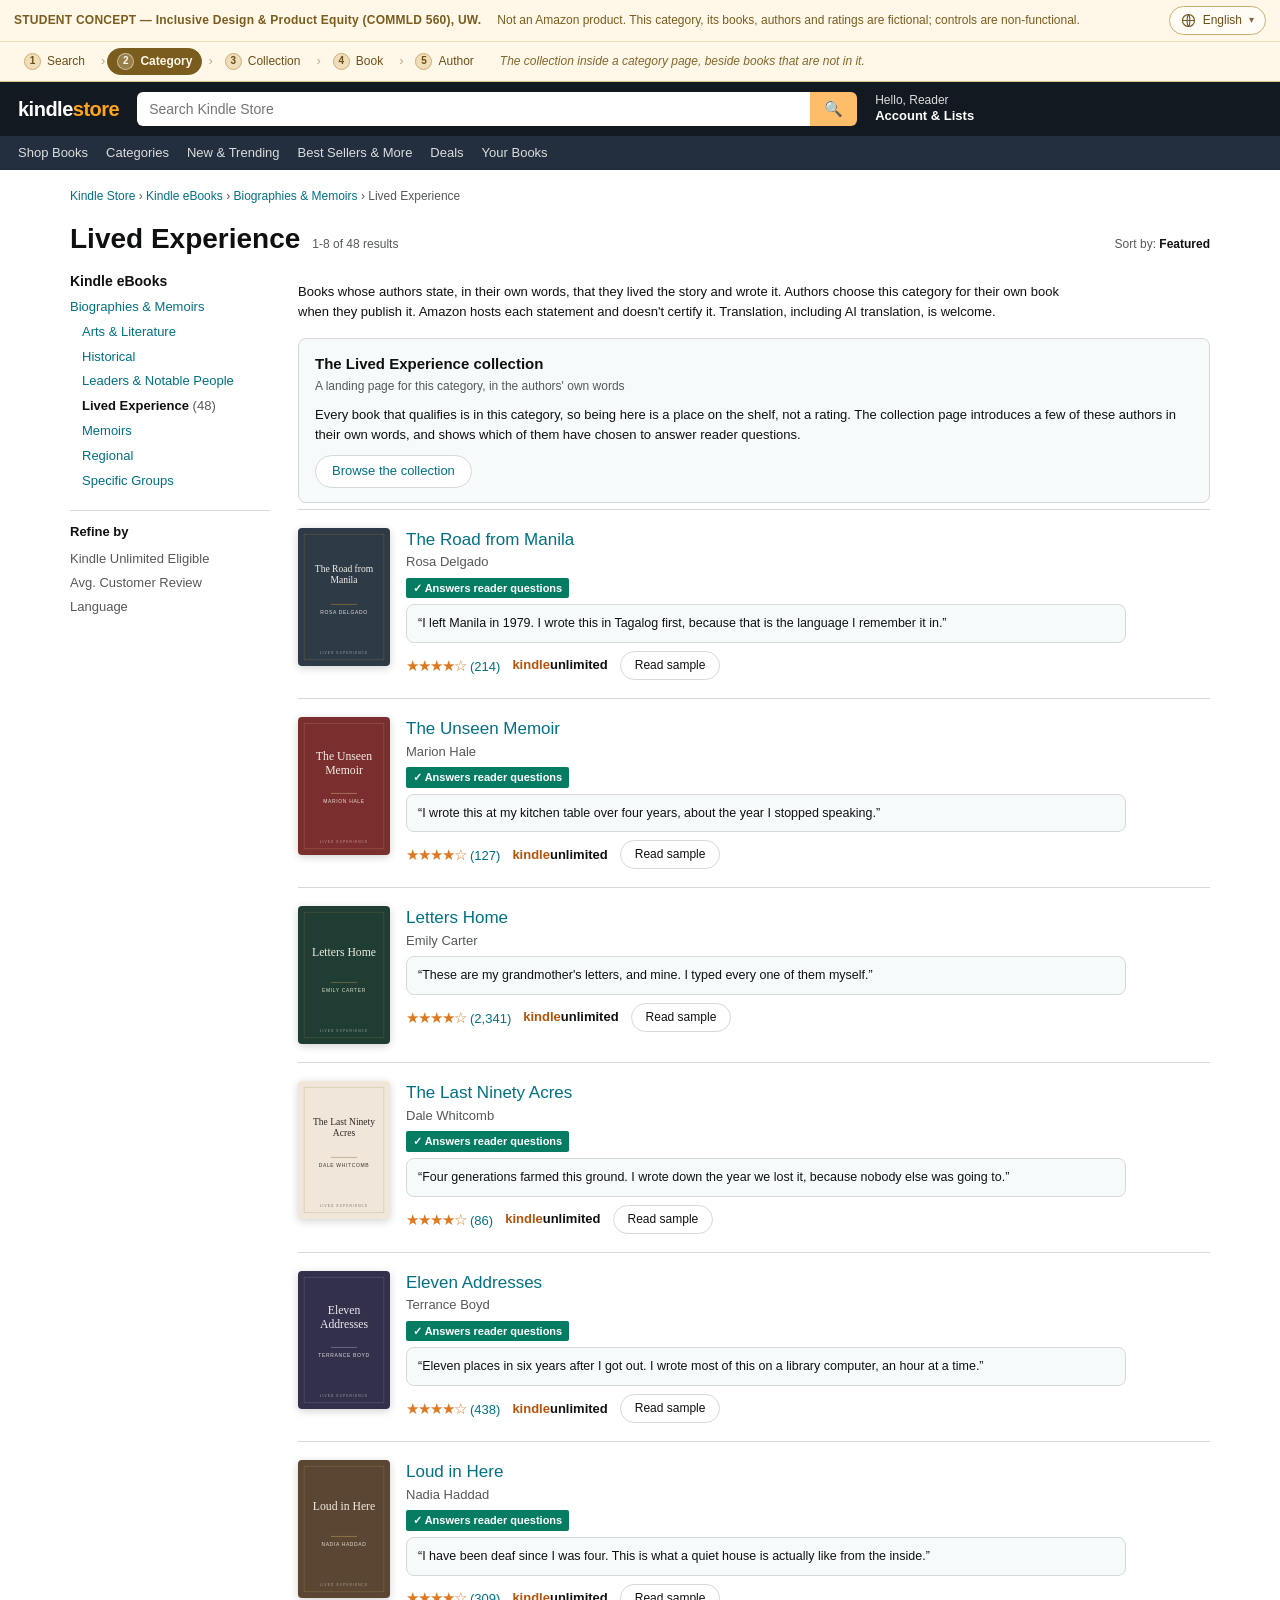
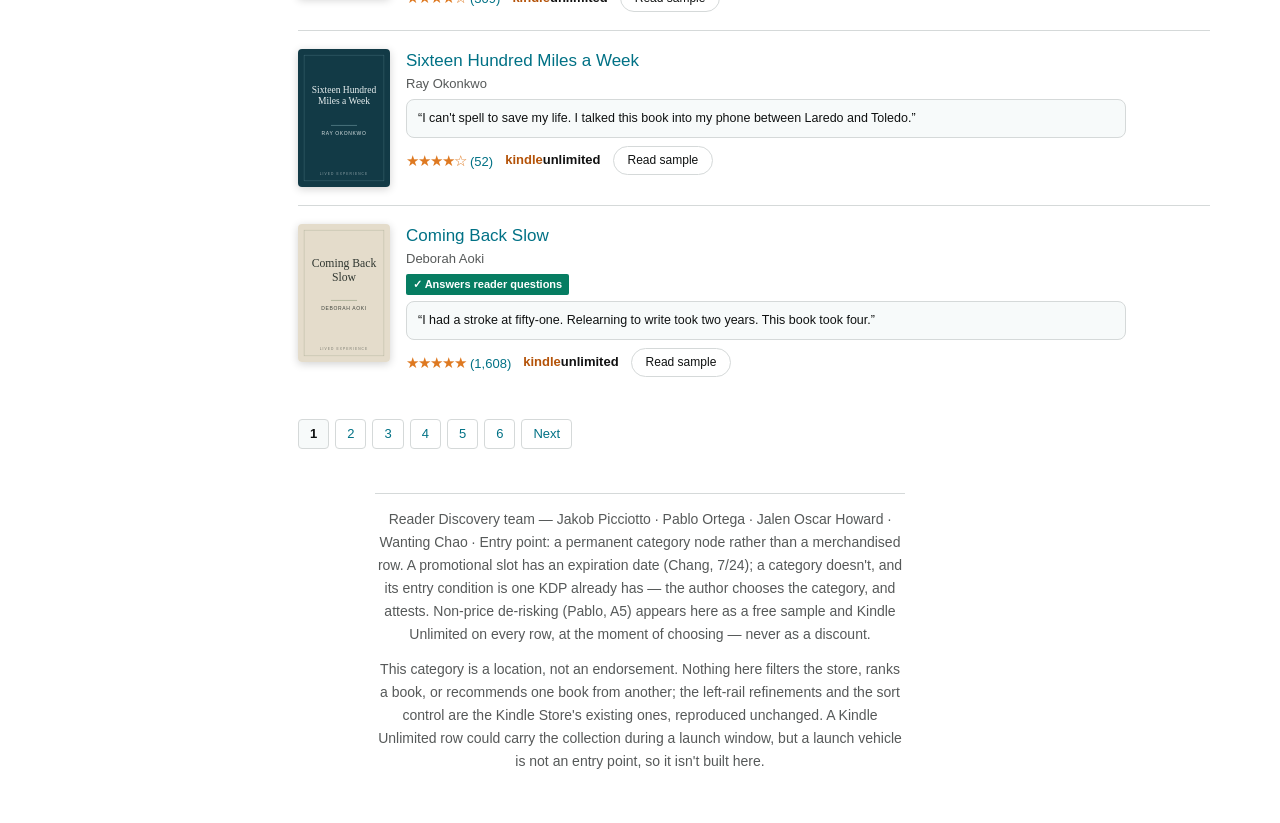
<file: browse.html>
<!doctype html>
<html lang="en" dir="ltr">
<head>
<meta charset="utf-8">
<meta name="viewport" content="width=device-width, initial-scale=1">
<!-- Hosted so the team can just open a link, but deliberately not indexable: this page
     borrows Amazon's store grammar on purpose, and it should never turn up in a search
     result stripped of the student-concept banner below. -->
<meta name="robots" content="noindex, nofollow">
<title>Lived Experience — category page (concept)</title>
<!-- LINK PREVIEW. This is the one place the prototype travels without its banner: a
     card in a message thread, no page around it. So og:title says "concept" and the
     description leads with "Not an Amazon product" — the same job the banner does on
     the page, done in the only two lines a preview will show.
     NOT localized, and cannot be. Previews are built by the messaging platform's
     crawler from this static HTML; the six languages are applied client-side by
     i18n.js, which no crawler runs. Everyone sees this English card whatever their
     phone is set to. og:locale:alternate is deliberately absent — the pages are not
     served per-locale, and claiming otherwise would be a lie to the scraper. -->
<meta name="description" content="Where the collection sits in the store: a category page, beside books that are not in it and categories that work the way they already do. Not an Amazon product — a student concept for Kindle Direct Publishing. Books, authors and ratings are fictional; controls are non-functional.">
<meta property="og:type" content="website">
<meta property="og:site_name" content="Lived Experience — student concept, COMMLD 560 UW">
<meta property="og:title" content="Lived Experience, inside a category page — KDP collection concept">
<meta property="og:description" content="Where the collection sits in the store: a category page, beside books that are not in it and categories that work the way they already do. Not an Amazon product — a student concept for Kindle Direct Publishing. Books, authors and ratings are fictional; controls are non-functional.">
<meta property="og:url" content="https://jakobhoward.github.io/kdp-lived-experience-concept/browse.html">
<meta property="og:image" content="https://jakobhoward.github.io/kdp-lived-experience-concept/share/og-cover.png">
<meta property="og:image:type" content="image/png">
<meta property="og:image:width" content="1200">
<meta property="og:image:height" content="630">
<meta property="og:image:alt" content="A cream card headed STUDENT CONCEPT — Inclusive Design &amp; Product Equity (COMMLD 560), University of Washington, reading &#x27;First-person stories, in the authors&#x27; own words&#x27;, with four book covers fanned beside it.">
<meta name="twitter:card" content="summary_large_image">
<link rel="stylesheet" href="amazon.css">
<link rel="stylesheet" href="demobar.css">
<link rel="stylesheet" href="i18n/i18n.css">
<!-- Loads third, and last: viewport adaptation overrides both of the above. -->
<link rel="stylesheet" href="responsive.css">
<link rel="stylesheet" href="notes.css">
<link rel="stylesheet" href="focus-mode.css">
<script src="focus-mode.js"></script>
<style>
  /* page-specific: Kindle Store category (browse node) layout.

     WHY THIS PAGE EXISTS, AND WHY IT IS A CATEGORY RATHER THAN A ROW
     ----------------------------------------------------------------
     The reader has to arrive somewhere. The alternatives were a merchandised row on
     the Kindle Store home page, and a row on the Kindle Unlimited landing page. Both
     were rejected for the same reason Chang gave about video assets on 7/24: a
     promotional slot has an expiration date. Somebody has to keep re-winning it, and
     the day they stop, the collection has no address. A browse node is a permanent
     place in the store's taxonomy; it keeps working with nobody tending it.

     The second reason is the stronger one. A browse node's entry condition is already
     the concept's gate. KDP authors choose their own categories when they upload. So
     "the author put the book here, and attested" is not new machinery bolted onto a
     promotion — it is how browse nodes already work.

     PLACEMENT IN A TAXONOMY IS NOT AN ENDORSEMENT — the objection this page has to
     survive. A category holds EVERY book that qualifies for it. It is a location, not
     a selection: nobody at Amazon chose these eight over any other eight, in the same
     way nobody at Amazon "endorses" a book by filing it under Historical. An
     endorsement is scarce — an editors' pick, a promoted slot, a badge — and its
     meaning comes from the books it leaves out. A node's meaning comes from the
     entry condition, which here is the author's own statement, hosted and not
     certified. That is why there is no "Top picks", no "Recommended", no "Editors'
     Picks" strip and no "because you read" anywhere on this page: each of those would
     be a scarce, chosen thing, and would convert a location into a claim.
     Amazon badges what it can measure; it quotes what it cannot. */

  /* Rail first in the DOM because it is navigation. dir="rtl" flips the grid for free,
     which is why every offset below is a logical property, never left/right. */
  .browse { display: grid; grid-template-columns: 200px 1fr; gap: 28px; align-items: start; }
  /* 700px, not 900px. The rail collapsed 200px earlier than it needed to: measured at
     768px, the single stacked track was 728px wide while the rail's own max-content
     width is 164px, so 77% of that band was empty for the rail's full 347px of height —
     a tablet in portrait was getting the phone layout and paying for it in scroll.
     200 + 28 of gap + 28 of page gutter needs 256px before the results get anything, so
     701px leaves the result column 445px, which is wider than the 375px a phone gives
     the same rows. 700 is also the "shelf halves" step index.html and book.html use, so
     the whole prototype now changes shape at the same three widths. */
  @media (max-width: 700px) { .browse { grid-template-columns: 1fr; gap: 20px; } }

  /* THE RAIL STAYS ON TOP, which is the opposite of what search.html does with its
     rail, so the difference is worth stating rather than looking like an oversight.
     search.html drops its rail below the results on a narrow screen (`order: 2`),
     because that rail is six groups of refinements — chrome a reader scrolls past to
     reach what they came for. This rail is the page's ARGUMENT: the bold, unlinked,
     counted "Lived Experience (48)" sitting among its siblings is the whole proof
     that the collection is a node in the taxonomy and not a filter over the store.
     A reviewer opening this page on a phone should meet that before the books, and it
     costs about 350px of scroll to guarantee it. It also means this page needs no
     `order` property at all, so DOM order, visual order and tab order stay identical.
     What it gets instead is less air: the tree and the refine block tighten up so the
     same argument takes less of the screen. */
  @media (max-width: 700px) {
    .rail { padding-bottom: 14px; border-bottom: 1px solid var(--rule); }
    .rail ul { margin-inline-start: 10px; }
    .rail .refine { margin-top: 12px; padding-top: 10px; }
    .results h1 { font-size: clamp(19px, 4vw, 24px); }
    .hitrow { grid-template-columns: 76px 1fr; gap: 12px; padding: 14px 0; }
    .hitrow img { width: 76px; }
    .hitrow .t { font-size: 15px; }
    .collcard { margin-bottom: 2px; }
  }

  .rail { font-size: 13px; }
  .rail .dept { font-weight: 700; font-size: 14px; margin-bottom: 6px; }
  .rail .parent { margin-bottom: 4px; }
  .rail ul { list-style: none; margin-inline-start: 12px; }
  .rail li { padding: 3px 0; line-height: 1.45; }
  /* The selected node: bold, unlinked, with a count. This is the whole visual
     difference between a NODE and a FACET, and it is load-bearing — see the source
     comment above the rail. */
  .rail li.here { font-weight: 700; color: var(--ink); }
  .rail li.here .n { font-weight: 400; color: var(--soft); }
  .rail .refine { margin-top: 16px; padding-top: 12px; border-top: 1px solid var(--rule); }
  .rail .refine .h { font-weight: 700; margin-bottom: 6px; }
  .rail .refine .opt { color: var(--soft); padding: 3px 0; }

  .results h1 { font-size: 24px; font-weight: 700; }
  /* Full-width above the rail+results pair now (see the note in the markup), so it
     needs the gap to the grid that the results column used to give it. */
  .resulthead { display: flex; align-items: baseline; gap: 12px; flex-wrap: wrap; margin-bottom: 14px; }
  .resulthead .count { font-size: 12px; color: var(--soft); }
  .resulthead .sort { margin-inline-start: auto; font-size: 12px; color: var(--soft); }
  .resulthead .sort b { color: var(--ink); font-weight: 700; }

  .nodeintro { font-size: 13px; color: var(--ink); line-height: 1.55; margin: 10px 0 16px; max-width: 780px; }

  .collcard { margin-bottom: 6px; }
  /* Content-width, not full-bleed: a pointer to another page, not a promotion.
     inline-FLEX rather than inline-block, which shrink-wraps identically but also
     centres the label. It matters once responsive.css's touch rule grows every .btn to
     44px on a coarse pointer: this is an <a>, so it takes the 44px min-height but not
     the flex centring that rule gives real <button>s, and as inline-block the label sat
     8px from the top of a 44px pill with 21px of empty space under it — the single
     visibly broken control on the page, and the only link from this node into the
     collection. Desktop is unchanged at its natural 30px height. */
  .collcard .btn {
    width: auto; padding: 6px 16px; margin-top: 10px;
    display: inline-flex; align-items: center; justify-content: center;
  }
  .collcard p { font-size: 13px; line-height: 1.55; color: var(--ink); }

  /* Row form, not the 4-across poster grid of index.html. This is what a real Amazon
     category page uses, and it keeps the two surfaces visually distinguishable. */
  .hitlist { list-style: none; }
  .hitrow { display: grid; grid-template-columns: 92px 1fr; gap: 16px; padding: 18px 0; border-top: 1px solid var(--rule); }
  .hitrow img { width: 92px; aspect-ratio: 2/3; object-fit: cover; border-radius: 4px; box-shadow: 0 2px 8px rgba(0,0,0,.18); }
  .hitrow .t { font-size: 17px; font-weight: 500; color: var(--link); }
  .hitrow .a { color: var(--soft); font-size: 13px; margin: 2px 0 6px; }
  .hitrow .row { display: flex; align-items: center; gap: 12px; margin-top: 8px; flex-wrap: wrap; }
  .hitrow .row .btn { width: auto; padding: 5px 14px; font-size: 12px; }
  .hitrow .reachrow { margin-bottom: 6px; }

  /* DUPLICATED FROM index.html ON PURPOSE — amazon.css is owned by the accessibility
     agent and is off limits during the build phase. .voice and .reach must look
     identical on both surfaces: the bordered a-box is how a reader recognises a book
     as belonging to this collection, and the badge is a fact about a person, so a
     visual difference between pages would read as merchandising. FLAG: promote both
     rules into amazon.css later and delete the copies here and in index.html. */
  .voice {
    color: var(--ink); font-size: 12.5px; line-height: 1.5;
    background: var(--altbg);
    border: 1px solid var(--rule);
    border-radius: 8px;
    padding: 9px 11px;
    margin: 2px 0 0;
    max-width: 720px;
  }
  /* The one badge allowed to be a badge: Amazon can observe whether an author opted in
     to answer readers, and an author can lose it. It is not a quality rating and not a
     ranking signal. Same six authors as index.html, deliberately — an inconsistency
     between the two pages would make it look chosen rather than observed. */
  .reach {
    display: inline-block;
    background: var(--green);
    color: #fff;
    font-size: 11px; font-weight: 700;
    padding: 3px 7px;
    border-radius: 2px;
    line-height: 1.35;
  }

  /* Inert. It exists so the node reads as a shelf with more on it, not a promotion
     with a fixed number of slots. */
  /* flex-wrap unconditionally: seven boxes plus "Next" is about 290px in English and
     more in French, which fits a 375px screen and does not fit a 320px one. Wrapping
     is also what it needs when the touch rule in responsive.css grows each box to
     44px square. */
  .pager { display: flex; flex-wrap: wrap; gap: 6px; align-items: center; margin-top: 24px; font-size: 13px; }
  .pager span, .pager a { border: 1px solid var(--rule); border-radius: 4px; padding: 5px 11px; }
  .pager .cur { font-weight: 700; background: var(--altbg); color: var(--ink); }
</style>
</head>
<body data-i18n-title="browse.docTitle">

<!-- ============================ PAGE CHROME ============================
     ACCESSIBILITY PASS. What changed here, and why, on all five pages:

     - The brand row and the store nav are one <header> banner landmark; the
       reviewer bar above them is its own named <aside>, and it MUST stay a
       sibling of that header, never a child. position:sticky pins an element
       only within its parent's box, so nesting the bar in the header silently
       killed its stickiness on every page: it left the screen with the store
       chrome after ~120px of scroll (demobar.css, "WHY STICKY"). Nothing is
       orphaned by the split — the banner is announced as complementary, with
       a name.
     - A skip link, off-screen until focused. There are ~12 tab stops in front
       of the first word of content, identically on five pages.
     - .subnav is a <nav> with an accessible name wrapping a real list. Its six
       items stay plain text: they are inert store scenery, and the rule this
       prototype follows is that Amazon's .btn atom becomes a real button while
       flat text stays text (see amazon.css, "what an inert control is allowed
       to be").
     - The search field is readonly and its button is aria-disabled: the box is
       reachable and announced, and says out loud that it will not search.
     - lang="en" on the wordmarks. They are never translated, so on the Arabic
       or Chinese rendering of this page they are a foreign-language run inside
       the document's language (WCAG 3.1.2).
     ==================================================================== -->
<a class="skiplink" href="#main" data-i18n="chrome.skipToContent">Skip to main content</a>

<aside class="concept-banner" aria-label="About this prototype" data-i18n-attr="aria-label:demo.bannerAria">
  <div class="demobar-row">
    <strong class="demobar-mark" data-i18n-html="chrome.conceptLabel">STUDENT CONCEPT — <span lang="en" dir="ltr">Inclusive Design &amp; Product Equity (COMMLD 560), UW.</span></strong>
    <span class="demobar-note" data-i18n="browse.disclaimer">Not an Amazon product. This category, its books, authors and ratings are fictional; controls are non-functional.</span>
    <!-- The reviewer's own controls are injected here, in this order: the notes
         toggle by notes.js, then the language picker by i18n/i18n.js. Both are
         absent if their script is not loaded, and the row simply collapses. -->
    <div class="demobar-tools"></div>
  </div>
  <div class="demobar-row demobar-row-nav">
    <!-- THE WALKTHROUGH. An <ol> because the order is the point: the five screens are
         one reader's path through the concept, and a row of equal-weight links does
         not say that. Numbers come from a CSS counter, never typed. -->
    <nav class="demobar-nav" aria-label="Prototype walkthrough" data-i18n-attr="aria-label:demo.navAria">
      <ol>
      <li><a class="demobar-step" href="search.html"><span class="demobar-num" aria-hidden="true"></span><span data-i18n="demo.step.search">Search</span></a></li>
      <li><span class="demobar-step" aria-current="page"><span class="demobar-num" aria-hidden="true"></span><span data-i18n="demo.step.category">Category</span></span></li>
      <li><a class="demobar-step" href="index.html"><span class="demobar-num" aria-hidden="true"></span><span data-i18n="demo.step.collection">Collection</span></a></li>
      <li><a class="demobar-step" href="book.html"><span class="demobar-num" aria-hidden="true"></span><span data-i18n="demo.step.book">Book</span></a></li>
      <li><a class="demobar-step" href="author.html"><span class="demobar-num" aria-hidden="true"></span><span data-i18n="demo.step.author">Author</span></a></li>
      </ol>
    </nav>
    <p class="demobar-caption" data-i18n="browse.demoCaption">The collection inside a category page, beside books that are not in it.</p>
  </div>
</aside>

<header class="sitehead">
  <div class="topnav">
    <div class="logo" lang="en">kindle<span>store</span></div>
    <div class="searchbar"><input value="" placeholder="Search Kindle Store" aria-label="Search Kindle Store" data-i18n-attr="placeholder:chrome.searchPlaceholder;aria-label:chrome.searchAria" readonly><button aria-label="Search" aria-disabled="true" data-i18n-attr="aria-label:chrome.searchButtonAria">🔍</button></div>
    <!-- the language control is injected here by i18n/i18n.js, in Amazon's own locale-selector slot -->
    <div class="acct"><span data-i18n="chrome.greeting">Hello, Reader</span><b data-i18n="chrome.account">Account &amp; Lists</b></div>
  </div>
  <nav class="subnav" aria-label="Store sections" data-i18n-attr="aria-label:chrome.subnavAria">
    <ul>
      <li data-i18n="chrome.nav.shop">Shop Books</li><li data-i18n="chrome.nav.categories">Categories</li><li data-i18n="chrome.nav.trending">New &amp; Trending</li>
      <li data-i18n="chrome.nav.bestsellers">Best Sellers &amp; More</li><li data-i18n="chrome.nav.deals">Deals</li><li data-i18n="chrome.nav.yourbooks">Your Books</li>
    </ul>
  </nav>
</header>

<div class="page">

<!-- MAIN LANDMARK. Everything between here and the credits was previously a bare
     <div>, so a screen reader had no "jump to the content" target and the skip
     link above would have had nowhere to land. <main> stays INSIDE div.page so the
     max-width and padding are untouched, and the credits sit outside it as a
     sibling — a <footer> whose nearest sectioning ancestor is <body>, which is what
     makes it the contentinfo landmark rather than a generic block. -->
<main id="main">

  <!-- The terminal crumb is a plain span, not a link. That unlinked last item is the
       store's own "you are here" convention, and it is the cheapest available proof
       that the collection is a place in the tree rather than a campaign. -->
  <!-- BREADCRUMB. Was a <div> of anonymous links with generated "›" separators —
       no navigation landmark, no list, and nothing marking which item was the
       page you are on. Now a named <nav> wrapping an <ol>, with aria-current on
       the terminal item so the "you are here" convention that was carried only
       by "this one is not a link" is stated programmatically too. Renders
       identically: amazon.css keeps the same generated-chevron selector. -->
  <nav aria-label="Breadcrumb" data-i18n-attr="aria-label:chrome.breadcrumbAria">
    <ol class="crumbs">
      <li><a href="#" data-i18n="crumb.store">Kindle Store</a></li>
      <li><a href="#" data-i18n="crumb.ebooks">Kindle eBooks</a></li>
      <li><a href="#" data-i18n="crumb.memoirs">Biographies &amp; Memoirs</a></li>
      <li aria-current="page"><span data-i18n="collection.name">Lived Experience</span></li>
    </ol>
  </nav>

  <!-- HOISTED OUT OF .results, ABOVE THE GRID. This block holds the page <h1> and its
       result count, and it used to sit inside the results column — so the moment the
       grid collapsed to one column, the rail (362px of category tree and refinements)
       came before the heading, and the name of the page a reader had just navigated to
       was the second thing on it. search.html's accessibility pass made exactly this
       move for exactly this reason ("so that the page <h1> precedes the rail's <h2>s in
       the DOM instead of trailing six of them"); the two row-list pages now agree.
       Full-width above the rail+results pair is also where Amazon's own results bar
       sits, so nothing about the desktop rendering is invented to make this work. -->
  <div class="resulthead">
    <h1 data-i18n="collection.name">Lived Experience</h1>
    <span class="count" data-i18n="browse.resultCount">1-8 of 48 results</span>
    <!-- The sort control is REPRODUCED, not proposed. It is the store's existing
         control with its existing default, and this page adds no option, removes
         no option, and reweights nothing. Any ordered list can be misread as a
         ranking claim, so it is also said out loud in the credits footer rather
         than only here in a comment. -->
    <span class="sort"><span data-i18n="common.sortLabel">Sort by:</span> <b data-i18n="common.sortFeatured">Featured</b></span>
  </div>

  <div class="browse">

    <!-- ================= LEFT RAIL =================
         A NODE, NOT A FACET. This distinction is the retired-idea line the project
         cannot cross, so it is worth stating plainly:

           A NODE is one location in the store's category tree. You are in exactly one
           at a time; its siblings are alternatives, not additions. It is rendered here
           the way Amazon renders a selected category — bold, unlinked, with a result
           count — and it changes nothing about the rest of the store.

           A FACET is a checkbox that COMPOSES across whatever you are already looking
           at. A "Lived Experience" facet would operate over the entire catalogue, and
           that is the retired idea (R4): a store-wide filter is what buries the
           translated books of multilingual authors, because everything outside the
           checked set silently disappears from every result set in the store.

         The three checkboxes under "Refine by" are the Kindle Store's OWN existing
         refinements, reproduced unchanged. We add none, remove none, and reweight
         none. If a reviewer still reads this rail as us proposing a filter, the whole
         "Refine by" block can be deleted and nothing structural is lost. -->
    <nav class="rail" aria-label="Category" data-i18n-attr="aria-label:browse.railAria">
      <!-- Department and parent are the same taxonomy names the breadcrumb prints, so
           they reuse crumb.* rather than adding a second set of keys that could drift
           apart in translation. -->
      <div class="dept" data-i18n="crumb.ebooks">Kindle eBooks</div>
      <div class="parent"><a href="#" data-i18n="crumb.memoirs">Biographies &amp; Memoirs</a></div>
      <ul>
        <li><a href="#" data-i18n="browse.rail.sib1">Arts &amp; Literature</a></li>
        <li><a href="#" data-i18n="browse.rail.sib2">Historical</a></li>
        <li><a href="#" data-i18n="browse.rail.sib3">Leaders &amp; Notable People</a></li>
        <li class="here" aria-current="page"><span data-i18n="collection.name">Lived Experience</span> <span class="n">(<span data-i18n-num="48">48</span>)</span></li>
        <li><a href="#" data-i18n="browse.rail.sib4">Memoirs</a></li>
        <li><a href="#" data-i18n="browse.rail.sib5">Regional</a></li>
        <li><a href="#" data-i18n="browse.rail.sib6">Specific Groups</a></li>
      </ul>

      <div class="refine">
        <div class="h" data-i18n="browse.rail.refineH">Refine by</div>
        <div class="opt" data-i18n="common.kuEligible">Kindle Unlimited Eligible</div>
        <div class="opt" data-i18n="common.avgReview">Avg. Customer Review</div>
        <div class="opt" data-i18n="common.languageLabel">Language</div>
      </div>
    </nav>

    <!-- ================= RESULTS ================= -->
    <div class="results">


      <p class="nodeintro" data-i18n="browse.nodeIntro">Books whose authors state, in their own words, that they lived the story and wrote it. Authors choose this category for their own book when they publish it. Amazon hosts each statement and doesn't certify it. Translation, including AI translation, is welcome.</p>

      <!-- The one forward link on this page. A bordered a-box with a content-width
           ghost button rather than a full-width banner, so it reads as a pointer and
           not as Amazon merchandising a collection at the top of a category. Its own
           body copy carries the endorsement answer in user-visible words: the category
           holds everything that qualifies, so being in it is a place and not a rating. -->
      <div class="revnote" role="note"><span class="revnote-n" aria-hidden="true"></span><b data-i18n="revnote.browse.1Label">Where it lives.</b> <span data-i18n="revnote.browse.1Body">A place in the store a reader can browse, beside categories that work as they already do.</span></div>
      <div class="abox alt collcard">
        <h2 data-i18n="browse.card.h3">The Lived Experience collection</h2>
        <div class="sub" data-i18n="browse.card.sub">A smaller, hand-picked view of this category</div>
        <p data-i18n="browse.card.body">Every book that qualifies is in this category, so being here is a place on the shelf, not a rating. The collection page introduces a few of these authors in their own words, and shows which of them have chosen to answer reader questions.</p>
        <a class="btn ghost" href="index.html" data-i18n="browse.card.cta">Browse the collection</a>
      </div>

      <!-- Eight rows. No price on any row: index.html shows none either, and varied
           prices would both invent data and edge toward the price framing that is
           retired. De-risking happens without price — a free sample and Kindle
           Unlimited eligibility on every row, at the moment of choosing. -->

      <!-- LIST + HEADINGS (accessibility pass). Was eight sibling <div>s with the title
           in <div class="t">. Two things that cost a screen-reader user: no "list of 8
           items", and eight "Read sample" buttons whose accessible names were byte-for-byte
           identical — in a button list, eight indistinguishable entries with nothing saying
           which book each one samples. With the title as the row's heading the button sits
           under the heading it belongs to, and heading navigation walks the shelf.
           Renders identically; list-style is off. -->
      <ul class="hitlist">
      <li class="hitrow">
        <a href="book.html"><img src="covers/typo/road-from-manila.svg" alt="Cover of The Road from Manila" data-i18n-attr="alt:index.book1.coverAlt" width="848" height="1264" fetchpriority="high" decoding="async"></a>
        <div>
          <h2 class="t"><a href="book.html" data-i18n="index.book1.title">The Road from Manila</a></h2>
          <div class="a" data-i18n="index.book1.author">Rosa Delgado</div>
          <div class="reachrow"><span class="reach" data-i18n="common.answersQuestions">✓ Answers reader questions</span></div>
          <div class="voice" data-i18n="index.book1.voice">"I left Manila in 1979. I wrote this in Tagalog first, because that is the language I remember it in."</div>
          <div class="row">
            <span class="stars" role="img" aria-label="4.4 out of 5 stars, 214 ratings" data-i18n-attr="aria-label:index.book1.starsAria">★★★★☆<span class="count">(<span data-i18n-num="214">214</span>)</span></span>
            <span class="kulogo" lang="en">kindle<b>unlimited</b></span>
            <button type="button" class="btn ghost" data-i18n="book.readSample" aria-disabled="true">Read sample</button>
          </div>
        </div>
      </li>

      <li class="hitrow">
        <img src="covers/typo/unseen-memoir.svg" alt="Cover of The Unseen Memoir" data-i18n-attr="alt:index.book2.coverAlt" width="848" height="1264" fetchpriority="high" decoding="async">
        <div>
          <!-- UNLINKED, like rows 3-8 below and like index.html. Only The Road from Manila has
             a detail page; the other seven titles were <a href="#">, which on a results page
             is the one link a reviewer is certain to click. search.html states the rule this
             page now follows: "a dead link is a worse lie than an unlinked title". -->
        <h2 class="t" data-i18n="index.book2.title">The Unseen Memoir</h2>
          <div class="a" data-i18n="index.book2.author">Marion Hale</div>
          <div class="reachrow"><span class="reach" data-i18n="common.answersQuestions">✓ Answers reader questions</span></div>
          <div class="voice" data-i18n="index.book2.voice">"I wrote this at my kitchen table over four years, about the year I stopped speaking."</div>
          <div class="row">
            <span class="stars" role="img" aria-label="4.3 out of 5 stars, 127 ratings" data-i18n-attr="aria-label:index.book2.starsAria">★★★★☆<span class="count">(<span data-i18n-num="127">127</span>)</span></span>
            <span class="kulogo" lang="en">kindle<b>unlimited</b></span>
            <button type="button" class="btn ghost" data-i18n="book.readSample" aria-disabled="true">Read sample</button>
          </div>
        </div>
      </li>

      <!-- No badge on this row, and none on Ray Okonkwo's, exactly as on index.html.
           The badge is observed, not awarded; if it appeared here and not there it
           would look like merchandising. -->
      <li class="hitrow">
        <img src="covers/typo/letters-home.svg" alt="Cover of Letters Home" data-i18n-attr="alt:index.book3.coverAlt" width="848" height="1264" loading="lazy" decoding="async">
        <div>
          <h2 class="t" data-i18n="index.book3.title">Letters Home</h2>
          <div class="a" data-i18n="index.book3.author">Emily Carter</div>
          <div class="voice" data-i18n="index.book3.voice">"These are my grandmother's letters, and mine. I typed every one of them myself."</div>
          <div class="row">
            <span class="stars" role="img" aria-label="4.5 out of 5 stars, 2,341 ratings" data-i18n-attr="aria-label:index.book3.starsAria">★★★★☆<span class="count">(<span data-i18n-num="2341">2,341</span>)</span></span>
            <span class="kulogo" lang="en">kindle<b>unlimited</b></span>
            <button type="button" class="btn ghost" data-i18n="book.readSample" aria-disabled="true">Read sample</button>
          </div>
        </div>
      </li>

      <li class="hitrow">
        <img src="covers/typo/last-ninety-acres.svg" alt="Cover of The Last Ninety Acres" data-i18n-attr="alt:index.book4.coverAlt" width="853" height="1272" loading="lazy" decoding="async">
        <div>
          <h2 class="t" data-i18n="index.book4.title">The Last Ninety Acres</h2>
          <div class="a" data-i18n="index.book4.author">Dale Whitcomb</div>
          <div class="reachrow"><span class="reach" data-i18n="common.answersQuestions">✓ Answers reader questions</span></div>
          <div class="voice" data-i18n="index.book4.voice">"Four generations farmed this ground. I wrote down the year we lost it, because nobody else was going to."</div>
          <div class="row">
            <span class="stars" role="img" aria-label="4.2 out of 5 stars, 86 ratings" data-i18n-attr="aria-label:index.book4.starsAria">★★★★☆<span class="count">(<span data-i18n-num="86">86</span>)</span></span>
            <span class="kulogo" lang="en">kindle<b>unlimited</b></span>
            <button type="button" class="btn ghost" data-i18n="book.readSample" aria-disabled="true">Read sample</button>
          </div>
        </div>
      </li>

      <li class="hitrow">
        <img src="covers/typo/eleven-addresses.svg" alt="Cover of Eleven Addresses" data-i18n-attr="alt:index.book5.coverAlt" width="853" height="1272" loading="lazy" decoding="async">
        <div>
          <h2 class="t" data-i18n="index.book5.title">Eleven Addresses</h2>
          <div class="a" data-i18n="index.book5.author">Terrance Boyd</div>
          <div class="reachrow"><span class="reach" data-i18n="common.answersQuestions">✓ Answers reader questions</span></div>
          <div class="voice" data-i18n="index.book5.voice">"Eleven places in six years after I got out. I wrote most of this on a library computer, an hour at a time."</div>
          <div class="row">
            <span class="stars" role="img" aria-label="4.6 out of 5 stars, 438 ratings" data-i18n-attr="aria-label:index.book5.starsAria">★★★★☆<span class="count">(<span data-i18n-num="438">438</span>)</span></span>
            <span class="kulogo" lang="en">kindle<b>unlimited</b></span>
            <button type="button" class="btn ghost" data-i18n="book.readSample" aria-disabled="true">Read sample</button>
          </div>
        </div>
      </li>

      <li class="hitrow">
        <img src="covers/typo/loud-in-here.svg" alt="Cover of Loud in Here" data-i18n-attr="alt:index.book6.coverAlt" width="853" height="1272" loading="lazy" decoding="async">
        <div>
          <h2 class="t" data-i18n="index.book6.title">Loud in Here</h2>
          <div class="a" data-i18n="index.book6.author">Nadia Haddad</div>
          <div class="reachrow"><span class="reach" data-i18n="common.answersQuestions">✓ Answers reader questions</span></div>
          <div class="voice" data-i18n="index.book6.voice">"I have been deaf since I was four. This is what a quiet house is actually like from the inside."</div>
          <div class="row">
            <span class="stars" role="img" aria-label="4.4 out of 5 stars, 309 ratings" data-i18n-attr="aria-label:index.book6.starsAria">★★★★☆<span class="count">(<span data-i18n-num="309">309</span>)</span></span>
            <span class="kulogo" lang="en">kindle<b>unlimited</b></span>
            <button type="button" class="btn ghost" data-i18n="book.readSample" aria-disabled="true">Read sample</button>
          </div>
        </div>
      </li>

      <li class="hitrow">
        <img src="covers/typo/sixteen-hundred-miles.svg" alt="Cover of Sixteen Hundred Miles a Week" data-i18n-attr="alt:index.book7.coverAlt" width="853" height="1272" loading="lazy" decoding="async">
        <div>
          <h2 class="t" data-i18n="index.book7.title">Sixteen Hundred Miles a Week</h2>
          <div class="a" data-i18n="index.book7.author">Ray Okonkwo</div>
          <div class="voice" data-i18n="index.book7.voice">"I can't spell to save my life. I talked this book into my phone between Laredo and Toledo."</div>
          <div class="row">
            <span class="stars" role="img" aria-label="4.1 out of 5 stars, 52 ratings" data-i18n-attr="aria-label:index.book7.starsAria">★★★★☆<span class="count">(<span data-i18n-num="52">52</span>)</span></span>
            <span class="kulogo" lang="en">kindle<b>unlimited</b></span>
            <button type="button" class="btn ghost" data-i18n="book.readSample" aria-disabled="true">Read sample</button>
          </div>
        </div>
      </li>

      <li class="hitrow">
        <img src="covers/typo/coming-back-slow.svg" alt="Cover of Coming Back Slow" data-i18n-attr="alt:index.book8.coverAlt" width="853" height="1272" loading="lazy" decoding="async">
        <div>
          <h2 class="t" data-i18n="index.book8.title">Coming Back Slow</h2>
          <div class="a" data-i18n="index.book8.author">Deborah Aoki</div>
          <div class="reachrow"><span class="reach" data-i18n="common.answersQuestions">✓ Answers reader questions</span></div>
          <div class="voice" data-i18n="index.book8.voice">"I had a stroke at fifty-one. Relearning to write took two years. This book took four."</div>
          <div class="row">
            <span class="stars" role="img" aria-label="4.7 out of 5 stars, 1,608 ratings" data-i18n-attr="aria-label:index.book8.starsAria">★★★★★<span class="count">(<span data-i18n-num="1608">1,608</span>)</span></span>
            <span class="kulogo" lang="en">kindle<b>unlimited</b></span>
            <button type="button" class="btn ghost" data-i18n="book.readSample" aria-disabled="true">Read sample</button>
          </div>
        </div>
      </li>

      </ul>

      <!-- Six pages of eight matches the 48 the book page already states. Inert. -->
      <nav class="pager" aria-label="Results pages" data-i18n-attr="aria-label:browse.pagerAria">
        <span class="cur" aria-current="page">1</span>
        <a href="#">2</a><a href="#">3</a><a href="#">4</a><a href="#">5</a><a href="#">6</a>
        <a href="#" data-i18n="browse.pagerNext">Next</a>
      </nav>

    </div>
  </div>

  </main>

  <footer class="credits">
    <span data-i18n="browse.credits1">Reader Discovery team — Jakob Picciotto · Pablo Ortega · Jalen Oscar Howard · Wanting Chao · Entry point: a permanent category node rather than a merchandised row. A promotional slot has an expiration date (Chang, 7/24); a category doesn't, and its entry condition is one KDP already has — the author chooses the category, and attests. Non-price de-risking (Pablo, A5) appears here as a free sample and Kindle Unlimited on every row, at the moment of choosing — never as a discount.</span><br>
    <span data-i18n="browse.credits2">This category is a location, not an endorsement. Nothing here filters the store, ranks a book, or recommends one book from another; the left-rail refinements and the sort control are the Kindle Store's existing ones, reproduced unchanged. A Kindle Unlimited row could carry the collection during a launch window, but a launch vehicle is not an entry point, so it isn't built here.</span>
  </footer>

</div>

<script src="i18n/strings.en.js"></script>
<script src="i18n/strings.es.js"></script>
<script src="i18n/strings.zh.js"></script>
<script src="i18n/strings.fil.js"></script>
<script src="i18n/strings.ar.js"></script>
<script src="i18n/strings.fr.js"></script>
<script src="i18n/i18n.js"></script>
<script src="notes.js"></script>
<script src="demobar.js"></script>

<!-- Labels for the reviewer-notes toggle. They live here, already translated, because
     notes.js is not allowed to build a string — see the note at the top of that file.
     Hidden by notes.css. -->
<div class="revnote-strings" aria-hidden="true">
  <span data-revnote-label="show" data-i18n="demo.notesShow">Show notes</span>
  <span data-revnote-label="hide" data-i18n="demo.notesHide">Hide notes</span>
</div>
</body>
</html>
</file>
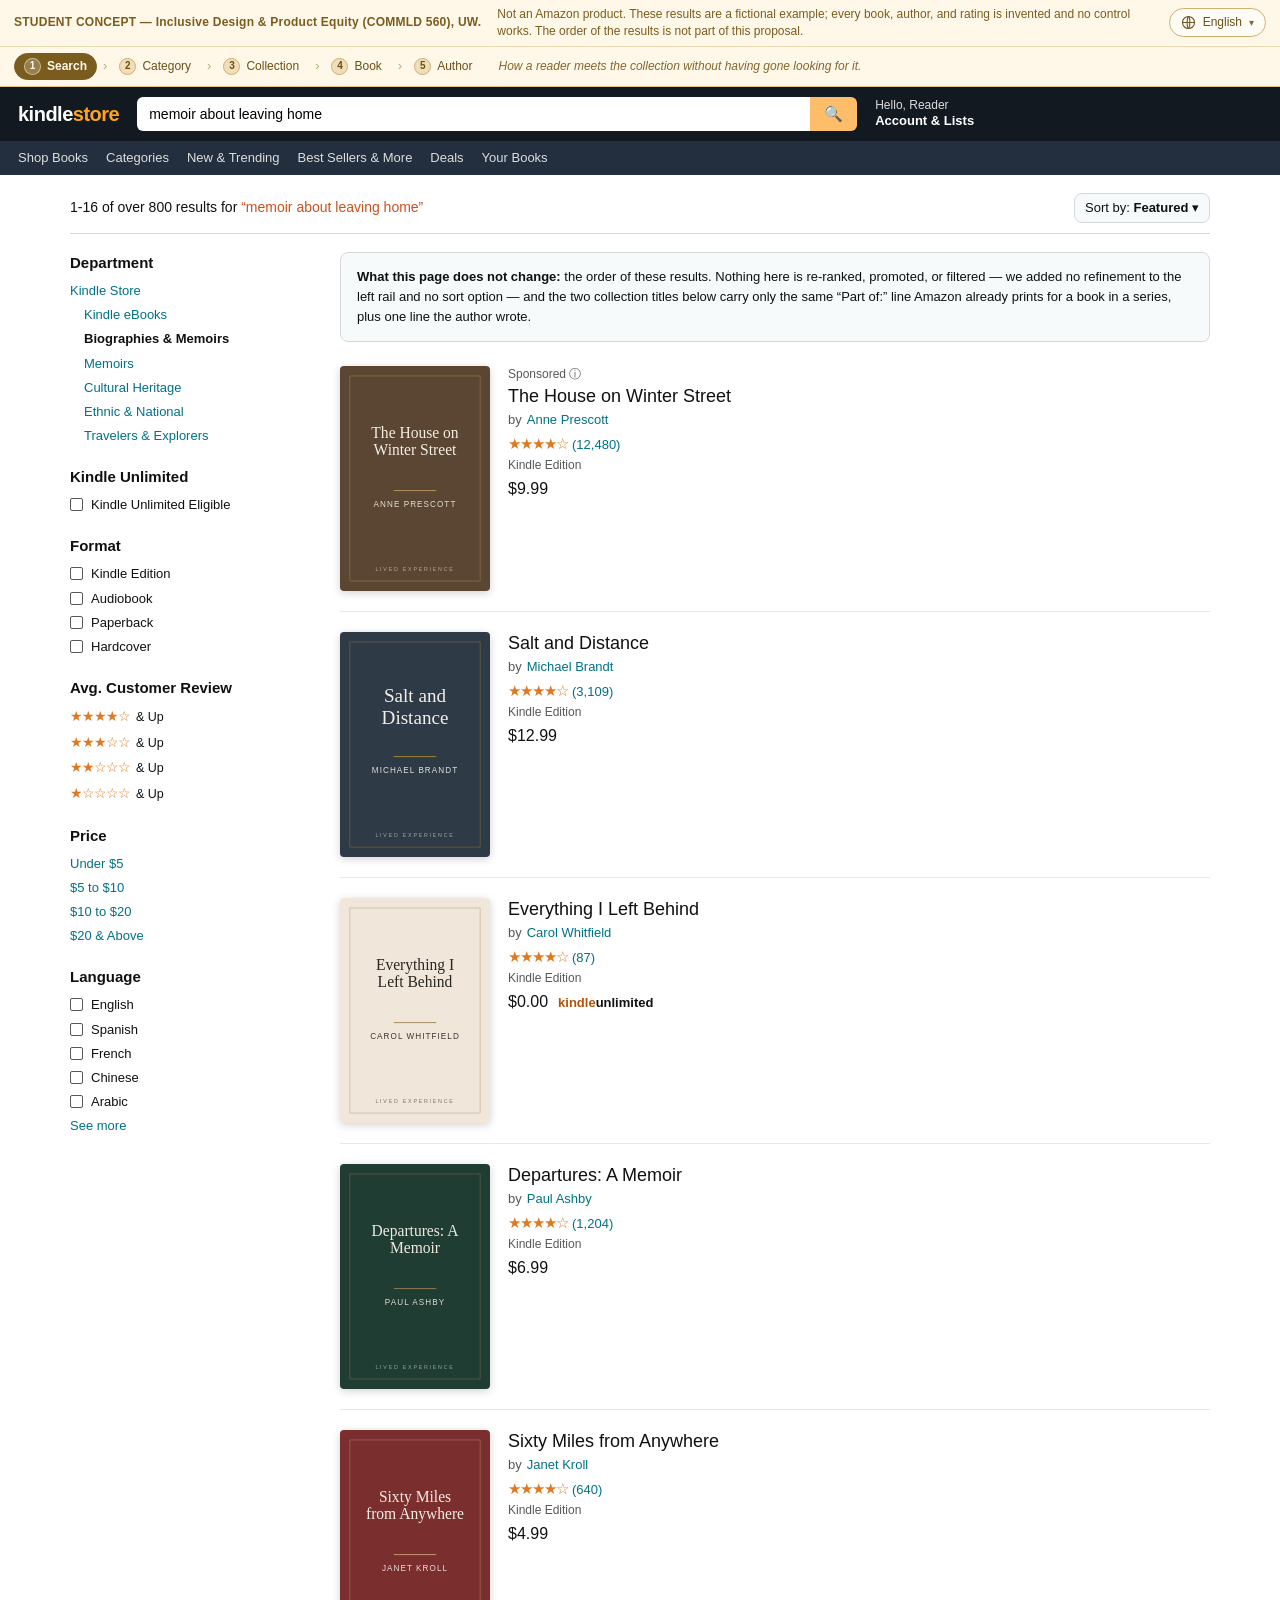
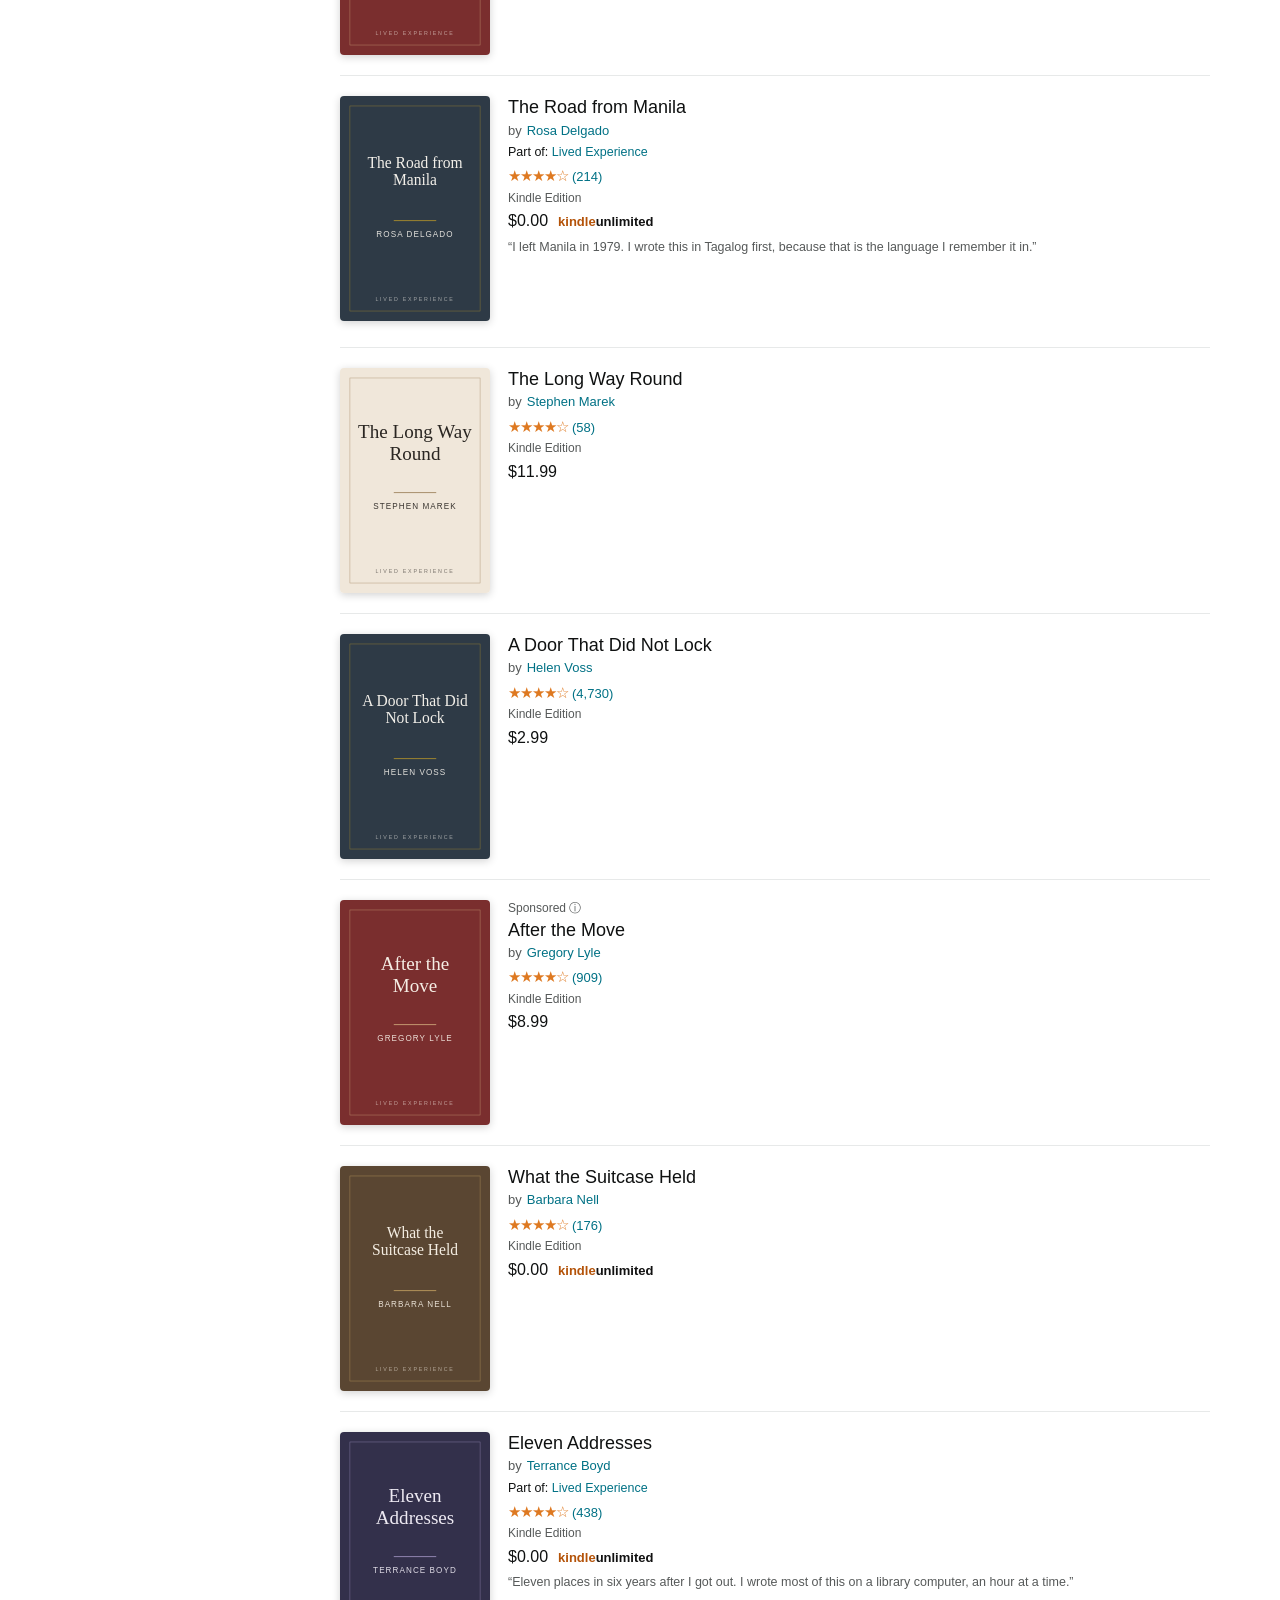
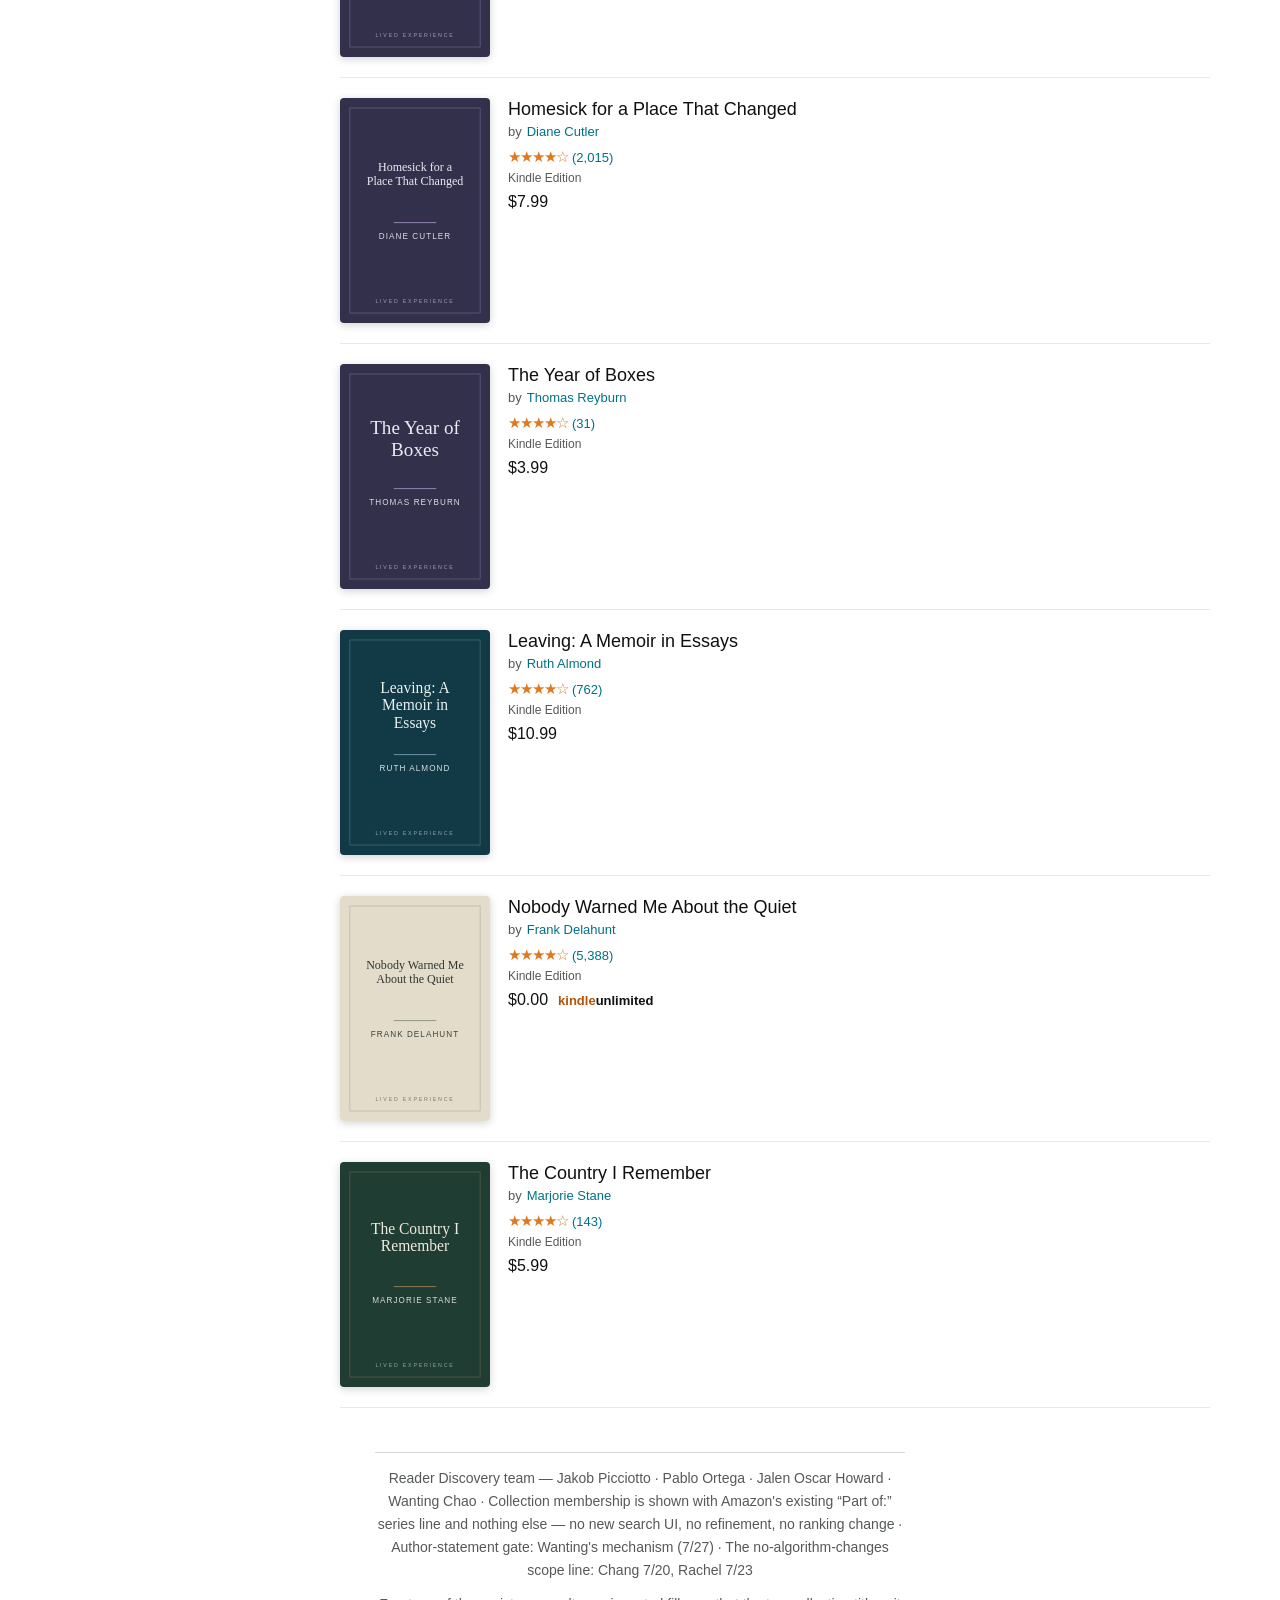
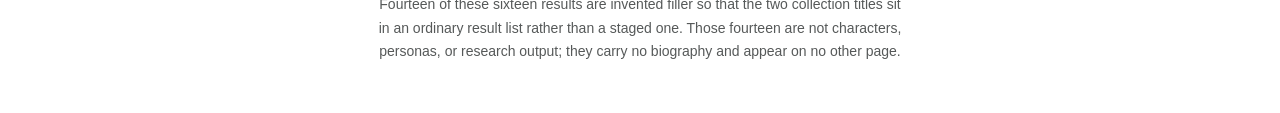
<file: search.html>
<!doctype html>
<html lang="en" dir="ltr">
<head>
<meta charset="utf-8">
<meta name="viewport" content="width=device-width, initial-scale=1">
<!-- Hosted so the team can just open a link, but deliberately not indexable: this page
     borrows Amazon's store grammar on purpose, and it should never turn up in a search
     result stripped of the student-concept banner below. -->
<meta name="robots" content="noindex, nofollow">
<title>memoir about leaving home — search results (concept)</title>
<!-- LINK PREVIEW. This is the one place the prototype travels without its banner: a
     card in a message thread, no page around it. So og:title says "concept" and the
     description leads with "Not an Amazon product" — the same job the banner does on
     the page, done in the only two lines a preview will show.
     NOT localized, and cannot be. Previews are built by the messaging platform's
     crawler from this static HTML; the six languages are applied client-side by
     i18n.js, which no crawler runs. Everyone sees this English card whatever their
     phone is set to. og:locale:alternate is deliberately absent — the pages are not
     served per-locale, and claiming otherwise would be a lie to the scraper. -->
<meta name="description" content="A search results page. The result order is invented and is not part of the proposal; only the collection&#x27;s presence is. Not an Amazon product — a student concept for Kindle Direct Publishing. Books, authors and ratings are fictional; controls are non-functional.">
<meta property="og:type" content="website">
<meta property="og:site_name" content="Lived Experience — student concept, COMMLD 560 UW">
<meta property="og:title" content="How a reader meets the collection — KDP concept">
<meta property="og:description" content="A search results page. The result order is invented and is not part of the proposal; only the collection&#x27;s presence is. Not an Amazon product — a student concept for Kindle Direct Publishing. Books, authors and ratings are fictional; controls are non-functional.">
<meta property="og:url" content="https://jakobhoward.github.io/kdp-lived-experience-concept/search.html">
<meta property="og:image" content="https://jakobhoward.github.io/kdp-lived-experience-concept/share/og-cover.png">
<meta property="og:image:type" content="image/png">
<meta property="og:image:width" content="1200">
<meta property="og:image:height" content="630">
<meta property="og:image:alt" content="A cream card headed STUDENT CONCEPT — Inclusive Design &amp; Product Equity (COMMLD 560), University of Washington, reading &#x27;First-person stories, in the authors&#x27; own words&#x27;, with four book covers fanned beside it.">
<meta name="twitter:card" content="summary_large_image">
<link rel="stylesheet" href="amazon.css">
<link rel="stylesheet" href="demobar.css">
<link rel="stylesheet" href="i18n/i18n.css">
<!-- Loads third, and last: viewport adaptation overrides both of the above. -->
<link rel="stylesheet" href="responsive.css">
<link rel="stylesheet" href="notes.css">
<link rel="stylesheet" href="focus-mode.css">
<script src="focus-mode.js"></script>

<!-- =====================================================================
     WHY THIS PAGE EXISTS, AND WHY IT DOES NOT TOUCH RANKING
     =====================================================================
     R7 — "no search / ranking / recommendation changes" — is the hardest line in this
     project (Chang 7/20: no algorithm changes; Rachel 7/23: "'just promote it in the
     algorithm!' is shallow in the same way as 'just launch in every language!'"). The
     obvious way to honour it is to build no search page at all. We built one anyway,
     because "we didn't touch search" is a claim, and a claim is weaker than a page a
     reviewer can look at.

     So this is a faithful, inert Kindle-Store results page for the query "memoir about
     leaving home", and the only thing on it that is ours is the following, on two of the
     sixteen rows:

       1. a "Part of: Lived Experience" TEXT LINK, in the slot where Amazon already
          prints a book's series line ("Book 3 of 7: Series Name"); and
       2. one CSS-clipped line of the author's own quoted statement, as plain gray text
          in the slot Amazon already uses for a truncated description snippet.

     That is it. Specifically NOT here:
       - no re-ordering, no boost, no "featured" placement, no cluster or carousel;
       - no refinement of ours in the left rail — every one of the six groups there is a
          refinement Amazon already ships (R4 retired store-wide filters and facets, and
          the rail is the evidence we honoured it);
       - no sort option of ours — the control is Amazon's, at Amazon's default;
       - no badge. The green "✓ Answers reader questions" badge is legitimate on the
          collection page and the detail page, because Amazon can observe whether an
          author answers readers and can take it away. On a SERP row the same badge
          reads as a merchandising flag injected into search, which is exactly the
          reading we cannot afford. Conceding it here is what makes the "Part of:" line
          credible. It appears nowhere on this page;
       - no visual differentiation of the two member rows: no tint, no border, no accent
          bar, no bigger cover, no "Featured" label;
       - no strikethrough price, percent-off or deal flag anywhere (R2).

     Positions 6 and 11 are deliberate. Top-three is where promotion would show, and
     adjacent rows would look seeded. Two of sixteen, for a query that is literally the
     subject of both books, is the density an ordinary topical relevance match produces.
     The two Sponsored rows (1 and 9) are deliberately NOT ours: the one place on a real
     SERP where money already moves results is visibly not somewhere we put ourselves.

     Everything on this page is fictional, including the result count. It is store
     chrome for a fictional query, in the same class as the 214 ratings on book.html —
     it is not a statistic and must never migrate into the PRD or the deck as a figure
     about anything.
     ===================================================================== -->

<style>
  /* page-specific: two-column search results page.
     Grid, not float — under dir="rtl" the rail moves to the right and the covers move
     to the inline-end of each row with no extra rules. */
  .serp { display: grid; grid-template-columns: 240px 1fr; gap: 30px; align-items: start; }

  /* ---------- left rail ----------
     Every control here is an inert <span>/<li>, never a real <input>. Same convention as
     the rest of the prototype, and it keeps a screen reader from announcing a checkbox
     that cannot be checked. */
  .rail { font-size: 13px; }
  /* h2, not h3: the page h1 is the result count directly above this grid, so h3 here
     would skip a level. The size is set explicitly and does not depend on the tag. */
  .rail h2 { font-size: 15px; font-weight: 700; margin: 18px 0 6px; }
  .rail h2:first-child { margin-top: 0; }
  .rail ul { list-style: none; }
  .rail li { padding: 3px 0; color: var(--ink); }
  .rail .sub { padding-inline-start: 14px; }      /* the department tree's children */
  .rail .cur { font-weight: 700; color: var(--ink); }
  .rail .cb {
    display: inline-block; width: 13px; height: 13px;
    border: 1px solid var(--soft); border-radius: 2px;
    vertical-align: -2px; margin-inline-end: 8px;
  }
  .rail .stars { font-size: 14px; }
  .rail .andup { color: var(--ink); font-size: 12.5px; margin-inline-start: 6px; }

  /* ---------- results head ---------- */
  /* Full-width toolbar above the rail+results grid, which is where Amazon's own results
     bar sits. Moved out of the right-hand column in the accessibility pass so that the
     page <h1> (the result count) precedes the rail's <h2>s in the DOM instead of trailing
     six of them. Reordering with CSS was the alternative and was rejected: it would put
     the visual order and the reading order out of step, which is WCAG 1.3.2. */
  .resulthead {
    display: flex; justify-content: space-between; align-items: baseline;
    gap: 16px; flex-wrap: wrap; row-gap: 8px;
    border-bottom: 1px solid var(--rule); padding-bottom: 10px;
    margin-bottom: 18px;
  }
  /* The count is the page heading; it must not inherit the browser's h1 type. */
  .resulthead .count { font-size: 14px; font-weight: 400; margin: 0; }
  .resulthead .q { color: var(--hover); }   /* Amazon prints the search term in this red */
  .sortby {
    border: 1px solid var(--rule); border-radius: 8px;
    padding: 5px 10px; background: var(--altbg); font-size: 13px;
    white-space: nowrap;
  }

  /* THE DEFENSE NOTE. Same atoms and same register as index.html's .gate-note: bold
     label, lowercase continuation. Directly under the result count and above result 1 —
     the first thing a reader reaches — and outside the rail so it can never be mistaken
     for a refinement. */
  .serp-note { font-size: 13px; line-height: 1.55; margin: 0 0 4px; }
  .reslist { list-style: none; }

  /* ---------- one result row ---------- */
  .res {
    display: grid; grid-template-columns: 150px 1fr; gap: 18px;
    padding: 20px 0; border-bottom: 1px solid #E7E9E9;   /* the .tier hairline */
  }
  .res .info { min-width: 0; }   /* lets the clipped last line actually clip */
  /* One rule for all sixteen covers. The fourteen filler rows previously used typeset
     colour-block placeholders; they now carry real cover art on the same terms as the two
     collection rows — same size, same corner, same shadow, same untitled painterly
     treatment — because visual parity across all sixteen rows is the point of this page.
     A styled placeholder next to two illustrated covers would have read as exactly the
     "you highlighted your own" treatment this page exists to defeat. */
  .res img {
    width: 100%; aspect-ratio: 2/3; object-fit: cover;
    border-radius: 4px; box-shadow: 0 2px 8px rgba(0,0,0,.18);
  }

  .res .sponsored { font-size: 12px; color: var(--soft); margin-bottom: 2px; }
  /* Amazon's SERP titles are dark, not link-blue; they turn --hover on hover, which the
     global a:hover already does. */
  /* font-weight is now stated rather than inherited: the title became an <h2> in the
     accessibility pass and would otherwise pick up the browser's bold. Amazon's SERP
     titles are normal weight, and a bolder title on this page of all pages would be a
     visual difference a reviewer could point at. */
  .res .t { font-size: 18px; line-height: 1.3; font-weight: 400; color: var(--ink); }
  .res .t a { color: var(--ink); }
  /* Flex row rather than inline text, copied from book.html's .byline: not every
     language needs a word before the author's name, and the :empty rule removes the
     unused slot instead of leaving a stray space. */
  .res .by {
    font-size: 13px; color: var(--soft); margin: 2px 0 3px;
    display: flex; flex-wrap: wrap; gap: 0 5px; align-items: baseline;
  }
  .res .by > span:empty { display: none; }
  .res .by .an { color: var(--link); }
  /* Reuses the global .partof atom; only the scale changes for a result row. */
  .res .partof { font-size: 12.5px; margin: 4px 0 0; }
  .res .stars { margin-top: 4px; }
  .res .fmt { font-size: 12px; color: var(--soft); margin-top: 3px; }
  .res .pricerow { display: flex; align-items: baseline; gap: 10px; flex-wrap: wrap; margin-top: 4px; }
  .res .pricerow .price { font-size: 16px; }

  /* The author's own line, on a result row.
     Deliberately NOT the bordered .voice module from index.html. On a card grid that box
     is the mark of belonging; in a linear result list a bordered module is a badge by
     another name. Here it is plain gray text in the slot Amazon already uses for a
     truncated description snippet. No border, no background, no ✓, no icon, no colour.
     Clipped in CSS, never in the string: the whole sentence stays in the DOM for a
     screen reader, and a longer translated line clips correctly instead of breaking a
     hardcoded ellipsis. */
  .res .attest-line {
    font-size: 12.5px; color: var(--soft); margin-top: 6px;
    overflow: hidden; text-overflow: ellipsis; white-space: nowrap;
  }

  /* 760px, not 900px. At 768px — an iPad in portrait — this page was stacking its rail
     while browse.html, the other row-list page, still showed its rail beside the
     results; the same reviewer on the same device got two different treatments of the
     same idea. Neither page should stack until its result row genuinely stops fitting,
     and the two thresholds differ because the two rows do: a result row here is a 150px
     cover plus 18px of gap, and a comfortable text column beside it is about 280px, so
     the results track needs 448px and the whole grid needs 448 + 240 rail + 30 gap +
     28 gutter = 746px. browse.html's rows use a 92px cover and clear the same bar at
     about 650px, which is why its own threshold is 700 and this one is 760. Same rule
     derived twice, not two conventions. */
  @media (max-width: 760px) {
    .serp { grid-template-columns: 1fr; gap: 22px; }
    /* `order: 2` REMOVED HERE, reversing an earlier decision, because measurement
       contradicted the reason it was made. The comment it replaces said the rail
       "drops below the results, as Amazon's does" — true of Amazon, but Amazon's
       phone rail is behind a Filters control, so it is one tab stop, not eleven.
       This rail holds eleven real <a href> links (three department levels, four
       taxonomy children, four price bands, "See more"). With order: 2 at 640px the
       rail painted at y≈3,900 while the results ran from y=362 to y=3,866 — so a
       keyboard user tabbing off the last result landed on links nearly five screens
       above where the focus ring appeared, with nothing to indicate the jump. That is
       WCAG 2.4.3, and it is the same trade book.html refused to make on this exact
       grounds ("Reordering would read correctly and tab wrongly").
       Without it the rail stacks above the results in DOM order, which also makes this
       page the same shape as browse.html on a phone — see the note there about why
       that rail stays on top too. The cost is about 400px of scroll before result 1;
       the mitigation is that everything in the rail gets tighter below 700px. */
    /* Once the rail is out of the row, the results are the page and the note above
       them is the first thing read; it keeps its a-box but not its desktop margins. */
    .serp-note { margin-bottom: 0; }
  }
  @media (max-width: 560px) {
    .res { grid-template-columns: 110px 1fr; gap: 12px; }
    .res .t { font-size: 16px; }
  }
  /* SMALL PHONE. 110px of cover plus 12px of gap leaves 174px of text column at
     320px, and a 16px title in 174px is four lines for "Homesick for a Place That
     Changed". 76px matches the cover width browse.html's row list drops to at the
     same width, so the two row-based pages stay the same shape as each other — which
     matters more than either number, because a reviewer comparing them on a phone is
     comparing our two surfaces, not our two stylesheets. */
  /* The rail is above the results on a phone now (see the note in the 900px block),
     so it has to earn its screen space rather than sprawl. Same treatment as
     browse.html's rail at the same width, for the same reason. */
  @media (max-width: 700px) {
    .rail { padding-bottom: 14px; border-bottom: 1px solid var(--rule); }
    .rail h2 { font-size: 14px; margin: 14px 0 4px; }
    .rail h2:first-child { margin-top: 0; }
  }
  @media (max-width: 400px) {
    .res { grid-template-columns: 76px 1fr; gap: 10px; padding: 14px 0; }
    .res .t { font-size: 15px; }
  }

  /* THE AUTHOR'S OWN LINE, ON A PHONE. .attest-line clips to one line with an
     ellipsis, which is right on a desktop row where one line is most of the sentence.
     At 320px the text column is 158px against a 529px sentence: 70% of it was thrown
     away, on one of only two things this page adds and the one that is the author
     speaking. Two lines instead, below 700px — which is also what Amazon's phone SERP
     gives a description snippet.
     Still clipped in CSS and never in the string, which was the original rule and the
     reason it matters: the whole sentence stays in the DOM, so a screen reader reads
     all of it, and a longer translation clips correctly instead of running past a
     hardcoded ellipsis. line-clamp needs the -webkit- prefixed trio to work anywhere;
     the unprefixed property is listed first for whenever that stops being true. */
  @media (max-width: 700px) {
    .res .attest-line {
      white-space: normal;
      line-clamp: 2;
      display: -webkit-box;
      -webkit-line-clamp: 2;
      -webkit-box-orient: vertical;
    }
  }
</style>
</head>
<body data-i18n-title="search.docTitle">

<!-- ============================ PAGE CHROME ============================
     ACCESSIBILITY PASS. What changed here, and why, on all five pages:

     - The brand row and the store nav are one <header> banner landmark; the
       reviewer bar above them is its own named <aside>, and it MUST stay a
       sibling of that header, never a child. position:sticky pins an element
       only within its parent's box, so nesting the bar in the header silently
       killed its stickiness on every page: it left the screen with the store
       chrome after ~120px of scroll (demobar.css, "WHY STICKY"). Nothing is
       orphaned by the split — the banner is announced as complementary, with
       a name.
     - A skip link, off-screen until focused. There are ~12 tab stops in front
       of the first word of content, identically on five pages.
     - .subnav is a <nav> with an accessible name wrapping a real list. Its six
       items stay plain text: they are inert store scenery, and the rule this
       prototype follows is that Amazon's .btn atom becomes a real button while
       flat text stays text (see amazon.css, "what an inert control is allowed
       to be").
     - The search field is readonly and its button is aria-disabled: the box is
       reachable and announced, and says out loud that it will not search.
     - lang="en" on the wordmarks. They are never translated, so on the Arabic
       or Chinese rendering of this page they are a foreign-language run inside
       the document's language (WCAG 3.1.2).
     ==================================================================== -->
<a class="skiplink" href="#main" data-i18n="chrome.skipToContent">Skip to main content</a>

<aside class="concept-banner" aria-label="About this prototype" data-i18n-attr="aria-label:demo.bannerAria">
  <div class="demobar-row">
    <strong class="demobar-mark" data-i18n-html="chrome.conceptLabel">STUDENT CONCEPT — <span lang="en" dir="ltr">Inclusive Design &amp; Product Equity (COMMLD 560), UW.</span></strong>
    <span class="demobar-note" data-i18n="search.disclaimer">Not an Amazon product. These results are a fictional example; every book, author, and rating is invented and no control works. The order of the results is not part of this proposal.</span>
    <!-- The reviewer's own controls are injected here, in this order: the notes
         toggle by notes.js, then the language picker by i18n/i18n.js. Both are
         absent if their script is not loaded, and the row simply collapses. -->
    <div class="demobar-tools"></div>
  </div>
  <div class="demobar-row demobar-row-nav">
    <!-- THE WALKTHROUGH. An <ol> because the order is the point: the five screens are
         one reader's path through the concept, and a row of equal-weight links does
         not say that. Numbers come from a CSS counter, never typed. -->
    <nav class="demobar-nav" aria-label="Prototype walkthrough" data-i18n-attr="aria-label:demo.navAria">
      <ol>
      <li><span class="demobar-step" aria-current="page"><span class="demobar-num" aria-hidden="true"></span><span data-i18n="demo.step.search">Search</span></span></li>
      <li><a class="demobar-step" href="browse.html"><span class="demobar-num" aria-hidden="true"></span><span data-i18n="demo.step.category">Category</span></a></li>
      <li><a class="demobar-step" href="index.html"><span class="demobar-num" aria-hidden="true"></span><span data-i18n="demo.step.collection">Collection</span></a></li>
      <li><a class="demobar-step" href="book.html"><span class="demobar-num" aria-hidden="true"></span><span data-i18n="demo.step.book">Book</span></a></li>
      <li><a class="demobar-step" href="author.html"><span class="demobar-num" aria-hidden="true"></span><span data-i18n="demo.step.author">Author</span></a></li>
      </ol>
    </nav>
    <p class="demobar-caption" data-i18n="search.demoCaption">How a reader meets the collection without having gone looking for it.</p>
  </div>
</aside>

<header class="sitehead">
  <div class="topnav">
    <div class="logo" lang="en">kindle<span>store</span></div>
    <div class="searchbar"><input value="memoir about leaving home" placeholder="Search Kindle Store" aria-label="Search Kindle Store" data-i18n-attr="value:search.query;placeholder:chrome.searchPlaceholder;aria-label:chrome.searchAria" readonly><button aria-label="Search" aria-disabled="true" data-i18n-attr="aria-label:chrome.searchButtonAria">🔍</button></div>
    <!-- the language control is injected here by i18n/i18n.js, in Amazon's own locale-selector slot -->
    <div class="acct"><span data-i18n="chrome.greeting">Hello, Reader</span><b data-i18n="chrome.account">Account &amp; Lists</b></div>
  </div>
  <nav class="subnav" aria-label="Store sections" data-i18n-attr="aria-label:chrome.subnavAria">
    <ul>
      <li data-i18n="chrome.nav.shop">Shop Books</li><li data-i18n="chrome.nav.categories">Categories</li><li data-i18n="chrome.nav.trending">New &amp; Trending</li>
      <li data-i18n="chrome.nav.bestsellers">Best Sellers &amp; More</li><li data-i18n="chrome.nav.deals">Deals</li><li data-i18n="chrome.nav.yourbooks">Your Books</li>
    </ul>
  </nav>
</header>

<!-- No .crumbs on this page, unlike index/book/author. A real Amazon results page carries
     no store breadcrumb — the rail's department tree is its equivalent — and inventing one
     on the riskiest page in the deck would be an element a reviewer could point at. -->

<div class="page">

<!-- MAIN LANDMARK. Everything between here and the credits was previously a bare
     <div>, so a screen reader had no "jump to the content" target and the skip
     link above would have had nowhere to land. <main> stays INSIDE div.page so the
     max-width and padding are untouched, and the credits sit outside it as a
     sibling — a <footer> whose nearest sectioning ancestor is <body>, which is what
     makes it the contentinfo landmark rather than a generic block. -->
<main id="main">
  <!-- THE PAGE HEADING. This page had no <h1> at all — sixteen results and nothing
       naming what they were results OF. The count line is the honest candidate: it is
       already the page's title in plain words, it already carries the query, and it
       needs no invented string. Amazon does the same thing.
       The "Sort by" strip stays flat text rather than becoming a button: it is a picture
       of Amazon's control at Amazon's default, and this page's whole argument is that we
       did not touch sort. Making it a focusable control that refuses to sort would say
       the opposite of that louder than the comment says it. -->
  <div class="resulthead">
    <div class="revnote" role="note"><span class="revnote-n" aria-hidden="true"></span><b data-i18n="revnote.search.1Label">Not a ranking proposal.</b> <span data-i18n="revnote.search.1Body">This result order is invented. Only the collection’s presence is what we are asking for.</span></div>
    <h1 class="count" data-i18n-html="search.resultCountHtml">1-16 of over 800 results for <span class="q">“memoir about leaving home”</span></h1>
    <!-- Amazon's own sort, at its own default, with its own options and none of ours
         in it. Kept rather than deleted because a results page with no sort control
         looks doctored, and "no — that is Amazon's Featured sort, unchanged" is a
         better answer in the room than a missing control. -->
    <div class="sortby"><span data-i18n="common.sortLabel">Sort by:</span> <b data-i18n="common.sortFeatured">Featured</b> <span aria-hidden="true">▾</span></div>
  </div>

  <div class="serp">

    <!-- ============================ LEFT RAIL ============================
         READ THIS BEFORE ASKING WHETHER WE ADDED A FILTER.
         None of these six groups is ours. There is no "Lived Experience" checkbox, no
         "author attestation" refinement, no "answers reader questions" refinement, no
         "human-written" refinement, and nothing anywhere in the rail names or references
         the collection. R4 retired store-wide filters and facets; this rail is the
         evidence that we honoured it.

         Two of the six are worth saying out loud in the room:
           - Price is Amazon's stock refinement, shown inert. R2 forbids US introducing
             price mechanics; it does not forbid depicting a control Amazon already ships.
           - Language is the one refinement here that already serves the multilingual
             authors and readers this project centers — and we did not add it. Amazon
             shipped it years ago. That is a better argument than a paragraph of ours.
         ================================================================== -->
    <nav class="rail" aria-label="Refine results" data-i18n-attr="aria-label:search.railAria">

      <h2 data-i18n="search.rail.dept">Department</h2>
      <ul>
        <!-- The three department levels above the current node are the same taxonomy
             names the breadcrumb prints, so they reuse crumb.* rather than adding a
             second set of keys that could drift apart in translation. -->
        <li><a href="#" data-i18n="crumb.store">Kindle Store</a></li>
        <li class="sub"><a href="#" data-i18n="crumb.ebooks">Kindle eBooks</a></li>
        <li class="sub cur" data-i18n="crumb.memoirs">Biographies &amp; Memoirs</li>
        <li class="sub"><a href="#" data-i18n="search.rail.deptChild1">Memoirs</a></li>
        <li class="sub"><a href="#" data-i18n="search.rail.deptChild2">Cultural Heritage</a></li>
        <li class="sub"><a href="#" data-i18n="search.rail.deptChild3">Ethnic &amp; National</a></li>
        <li class="sub"><a href="#" data-i18n="search.rail.deptChild4">Travelers &amp; Explorers</a></li>
      </ul>

      <h2 data-i18n="search.rail.ku">Kindle Unlimited</h2>
      <ul>
        <li><span class="cb" aria-hidden="true"></span><span data-i18n="common.kuEligible">Kindle Unlimited Eligible</span></li>
      </ul>

      <h2 data-i18n="search.rail.format">Format</h2>
      <ul>
        <li><span class="cb" aria-hidden="true"></span><span data-i18n="common.kindleEdition">Kindle Edition</span></li>
        <li><span class="cb" aria-hidden="true"></span><span data-i18n="search.rail.formatAudio">Audiobook</span></li>
        <li><span class="cb" aria-hidden="true"></span><span data-i18n="search.rail.formatPaper">Paperback</span></li>
        <li><span class="cb" aria-hidden="true"></span><span data-i18n="search.rail.formatHard">Hardcover</span></li>
      </ul>

      <h2 data-i18n="common.avgReview">Avg. Customer Review</h2>
      <ul>
        <li><span class="stars" role="img" aria-label="4 stars and up" data-i18n-attr="aria-label:search.rail.review4Aria">★★★★☆</span><span class="andup" data-i18n="search.rail.reviewAndUp">&amp; Up</span></li>
        <li><span class="stars" role="img" aria-label="3 stars and up" data-i18n-attr="aria-label:search.rail.review3Aria">★★★☆☆</span><span class="andup" data-i18n="search.rail.reviewAndUp">&amp; Up</span></li>
        <li><span class="stars" role="img" aria-label="2 stars and up" data-i18n-attr="aria-label:search.rail.review2Aria">★★☆☆☆</span><span class="andup" data-i18n="search.rail.reviewAndUp">&amp; Up</span></li>
        <li><span class="stars" role="img" aria-label="1 star and up" data-i18n-attr="aria-label:search.rail.review1Aria">★☆☆☆☆</span><span class="andup" data-i18n="search.rail.reviewAndUp">&amp; Up</span></li>
      </ul>

      <h2 data-i18n="search.rail.price">Price</h2>
      <ul>
        <li><a href="#" data-i18n="search.rail.priceUnder5">Under $5</a></li>
        <li><a href="#" data-i18n="search.rail.price5to10">$5 to $10</a></li>
        <li><a href="#" data-i18n="search.rail.price10to20">$10 to $20</a></li>
        <li><a href="#" data-i18n="search.rail.price20up">$20 &amp; Above</a></li>
      </ul>

      <h2 data-i18n="common.languageLabel">Language</h2>
      <ul>
        <li><span class="cb" aria-hidden="true"></span><span data-i18n="search.rail.langEnglish">English</span></li>
        <li><span class="cb" aria-hidden="true"></span><span data-i18n="search.rail.langSpanish">Spanish</span></li>
        <li><span class="cb" aria-hidden="true"></span><span data-i18n="search.rail.langFrench">French</span></li>
        <li><span class="cb" aria-hidden="true"></span><span data-i18n="search.rail.langChinese">Chinese</span></li>
        <li><span class="cb" aria-hidden="true"></span><span data-i18n="search.rail.langArabic">Arabic</span></li>
        <li><a href="#" data-i18n="search.rail.seeMore">See more</a></li>
      </ul>

    </nav>

    <!-- ============================ RESULTS ============================ -->
    <section class="results">

      <p class="abox alt serp-note">
        <b data-i18n="search.orderNoteLabel">What this page does not change:</b>
        <span data-i18n="search.orderNoteBody">the order of these results. Nothing here is re-ranked,
        promoted, or filtered — we added no refinement to the left rail and no sort option — and the
        two collection titles below carry only the same “Part of:” line Amazon already prints for a
        book in a series, plus one line the author wrote.</span>
      </p>

      <!-- LIST + HEADINGS. Sixteen sibling <div>s with the titles in <div class="t">:
           no "list of 16 items", no heading to jump between results, and no way for a
           screen-reader user to tell where one result ended and the next began. An <ol>
           because on a results page the order is information — which is the one thing
           this page is at pains to say it did not touch. -->
      <!-- COVERS. All sixteen rows carry generated cover art in one painterly, untitled
           treatment, so no row is legible-or-not, illustrated-or-not, or otherwise
           distinguishable by its cover — the two member rows differ from the fourteen
           only in the two text lines called out at row 6. The fourteen filler covers
           show places and objects and no faces: those titles are not people, and a
           painted face would start to read as a persona the footer says they are not.
           Their alt text is hardcoded English rather than keyed for translation, which
           is how the filler titles themselves are already handled — search.rNN.title is
           the same English string in all six locales, because inventing translated
           titles for invented books would put fiction into the localisation work. -->
      <ol class="reslist">

      <!-- 1 — SPONSORED, not a collection title -->
      <li class="res">
        <img src="covers/typo/house-on-winter-street.svg" alt="Cover of The House on Winter Street" width="848" height="1264" fetchpriority="high" decoding="async">
        <div class="info">
          <div class="sponsored"><span data-i18n="search.sponsored">Sponsored</span> <span aria-hidden="true">ⓘ</span></div>
          <h2 class="t" data-i18n="search.r01.title">The House on Winter Street</h2>
          <div class="by"><span data-i18n="search.byPrefix">by</span> <span class="an" data-i18n="search.r01.author">Anne Prescott</span></div>
          <div class="stars" role="img" aria-label="4.5 out of 5 stars, 12,480 ratings" data-i18n-attr="aria-label:search.r01.starsAria">★★★★☆<span class="count">(<span data-i18n-num="12480">12,480</span>)</span></div>
          <div class="fmt" data-i18n="common.kindleEdition">Kindle Edition</div>
          <div class="pricerow"><span class="price" dir="ltr">$9.99</span></div>
        </div>
      </li>

      <!-- 2 -->
      <li class="res">
        <img src="covers/typo/salt-and-distance.svg" alt="Cover of Salt and Distance" width="848" height="1264" fetchpriority="high" decoding="async">
        <div class="info">
          <h2 class="t" data-i18n="search.r02.title">Salt and Distance</h2>
          <div class="by"><span data-i18n="search.byPrefix">by</span> <span class="an" data-i18n="search.r02.author">Michael Brandt</span></div>
          <div class="stars" role="img" aria-label="4.2 out of 5 stars, 3,109 ratings" data-i18n-attr="aria-label:search.r02.starsAria">★★★★☆<span class="count">(<span data-i18n-num="3109">3,109</span>)</span></div>
          <div class="fmt" data-i18n="common.kindleEdition">Kindle Edition</div>
          <div class="pricerow"><span class="price" dir="ltr">$12.99</span></div>
        </div>
      </li>

      <!-- 3 -->
      <li class="res">
        <img src="covers/typo/everything-i-left-behind.svg" alt="Cover of Everything I Left Behind" width="848" height="1264" loading="lazy" decoding="async">
        <div class="info">
          <h2 class="t" data-i18n="search.r03.title">Everything I Left Behind</h2>
          <div class="by"><span data-i18n="search.byPrefix">by</span> <span class="an" data-i18n="search.r03.author">Carol Whitfield</span></div>
          <div class="stars" role="img" aria-label="4.4 out of 5 stars, 87 ratings" data-i18n-attr="aria-label:search.r03.starsAria">★★★★☆<span class="count">(<span data-i18n-num="87">87</span>)</span></div>
          <div class="fmt" data-i18n="common.kindleEdition">Kindle Edition</div>
          <div class="pricerow"><span class="price" dir="ltr">$0.00</span> <span class="kulogo" lang="en">kindle<b>unlimited</b></span></div>
        </div>
      </li>

      <!-- 4 -->
      <li class="res">
        <img src="covers/typo/departures-a-memoir.svg" alt="Cover of Departures: A Memoir" width="848" height="1264" loading="lazy" decoding="async">
        <div class="info">
          <h2 class="t" data-i18n="search.r04.title">Departures: A Memoir</h2>
          <div class="by"><span data-i18n="search.byPrefix">by</span> <span class="an" data-i18n="search.r04.author">Paul Ashby</span></div>
          <div class="stars" role="img" aria-label="4.0 out of 5 stars, 1,204 ratings" data-i18n-attr="aria-label:search.r04.starsAria">★★★★☆<span class="count">(<span data-i18n-num="1204">1,204</span>)</span></div>
          <div class="fmt" data-i18n="common.kindleEdition">Kindle Edition</div>
          <div class="pricerow"><span class="price" dir="ltr">$6.99</span></div>
        </div>
      </li>

      <!-- 5 -->
      <li class="res">
        <img src="covers/typo/sixty-miles-from-anywhere.svg" alt="Cover of Sixty Miles from Anywhere" width="848" height="1264" loading="lazy" decoding="async">
        <div class="info">
          <h2 class="t" data-i18n="search.r05.title">Sixty Miles from Anywhere</h2>
          <div class="by"><span data-i18n="search.byPrefix">by</span> <span class="an" data-i18n="search.r05.author">Janet Kroll</span></div>
          <div class="stars" role="img" aria-label="4.3 out of 5 stars, 640 ratings" data-i18n-attr="aria-label:search.r05.starsAria">★★★★☆<span class="count">(<span data-i18n-num="640">640</span>)</span></div>
          <div class="fmt" data-i18n="common.kindleEdition">Kindle Edition</div>
          <div class="pricerow"><span class="price" dir="ltr">$4.99</span></div>
        </div>
      </li>

      <!-- 6 — COLLECTION MEMBER.
           Exactly two things differ from the fifteen rows around it, and both are marked
           below: the "Part of:" line (the slot Amazon already uses for a series) and the
           author's own clipped line (the slot Amazon already uses for a description
           snippet). Same cover size, same type, same order, no badge, no highlight.
           Row 6 rather than row 1–3 on purpose: see the head comment. -->
      <li class="res">
        <a href="book.html"><img src="covers/typo/road-from-manila.svg" alt="Cover of The Road from Manila" data-i18n-attr="alt:index.book1.coverAlt" width="848" height="1264" loading="lazy" decoding="async"></a>
        <div class="info">
          <h2 class="t"><a href="book.html" data-i18n="index.book1.title">The Road from Manila</a></h2>
          <div class="by"><span data-i18n="search.byPrefix">by</span> <span class="an" data-i18n="index.book1.author">Rosa Delgado</span></div>
          <!-- OURS (1 of 2). The bare collection name only — no "(48 books)" count, which
               belongs on the detail page (book.partOfValue). Amazon prints the bare series
               name on a search row and the fuller form on the product page; so do we. -->
          <div class="partof"><span data-i18n="common.partOf">Part of:</span> <a href="index.html" data-i18n="collection.name">Lived Experience</a></div>
          <div class="stars" role="img" aria-label="4.4 out of 5 stars, 214 ratings" data-i18n-attr="aria-label:index.book1.starsAria">★★★★☆<span class="count">(<span data-i18n-num="214">214</span>)</span></div>
          <div class="fmt" data-i18n="common.kindleEdition">Kindle Edition</div>
          <div class="pricerow"><span class="price" dir="ltr">$0.00</span> <span class="kulogo" lang="en">kindle<b>unlimited</b></span></div>
          <!-- OURS (2 of 2). The same string the collection card uses, so the two pages
               can never drift. Clipped by CSS; the full sentence is in the DOM. -->
          <div class="attest-line" data-i18n="index.book1.voice">"I left Manila in 1979. I wrote this in Tagalog first, because that is the language I remember it in."</div>
        </div>
      </li>

      <!-- 7 -->
      <li class="res">
        <img src="covers/typo/the-long-way-round.svg" alt="Cover of The Long Way Round" width="848" height="1264" loading="lazy" decoding="async">
        <div class="info">
          <h2 class="t" data-i18n="search.r07.title">The Long Way Round</h2>
          <div class="by"><span data-i18n="search.byPrefix">by</span> <span class="an" data-i18n="search.r07.author">Stephen Marek</span></div>
          <div class="stars" role="img" aria-label="4.1 out of 5 stars, 58 ratings" data-i18n-attr="aria-label:search.r07.starsAria">★★★★☆<span class="count">(<span data-i18n-num="58">58</span>)</span></div>
          <div class="fmt" data-i18n="common.kindleEdition">Kindle Edition</div>
          <div class="pricerow"><span class="price" dir="ltr">$11.99</span></div>
        </div>
      </li>

      <!-- 8 -->
      <li class="res">
        <img src="covers/typo/a-door-that-did-not-lock.svg" alt="Cover of A Door That Did Not Lock" width="848" height="1264" loading="lazy" decoding="async">
        <div class="info">
          <h2 class="t" data-i18n="search.r08.title">A Door That Did Not Lock</h2>
          <div class="by"><span data-i18n="search.byPrefix">by</span> <span class="an" data-i18n="search.r08.author">Helen Voss</span></div>
          <div class="stars" role="img" aria-label="4.6 out of 5 stars, 4,730 ratings" data-i18n-attr="aria-label:search.r08.starsAria">★★★★☆<span class="count">(<span data-i18n-num="4730">4,730</span>)</span></div>
          <div class="fmt" data-i18n="common.kindleEdition">Kindle Edition</div>
          <div class="pricerow"><span class="price" dir="ltr">$2.99</span></div>
        </div>
      </li>

      <!-- 9 — SPONSORED, not a collection title. Sponsored placement is paid ranking: the
           one mechanism on this page that genuinely moves results. Keeping our two rows
           out of it is a free, visible proof point. -->
      <li class="res">
        <img src="covers/typo/after-the-move.svg" alt="Cover of After the Move" width="848" height="1264" loading="lazy" decoding="async">
        <div class="info">
          <div class="sponsored"><span data-i18n="search.sponsored">Sponsored</span> <span aria-hidden="true">ⓘ</span></div>
          <h2 class="t" data-i18n="search.r09.title">After the Move</h2>
          <div class="by"><span data-i18n="search.byPrefix">by</span> <span class="an" data-i18n="search.r09.author">Gregory Lyle</span></div>
          <div class="stars" role="img" aria-label="3.9 out of 5 stars, 909 ratings" data-i18n-attr="aria-label:search.r09.starsAria">★★★★☆<span class="count">(<span data-i18n-num="909">909</span>)</span></div>
          <div class="fmt" data-i18n="common.kindleEdition">Kindle Edition</div>
          <div class="pricerow"><span class="price" dir="ltr">$8.99</span></div>
        </div>
      </li>

      <!-- 10 -->
      <li class="res">
        <img src="covers/typo/what-the-suitcase-held.svg" alt="Cover of What the Suitcase Held" width="848" height="1264" loading="lazy" decoding="async">
        <div class="info">
          <h2 class="t" data-i18n="search.r10.title">What the Suitcase Held</h2>
          <div class="by"><span data-i18n="search.byPrefix">by</span> <span class="an" data-i18n="search.r10.author">Barbara Nell</span></div>
          <div class="stars" role="img" aria-label="4.2 out of 5 stars, 176 ratings" data-i18n-attr="aria-label:search.r10.starsAria">★★★★☆<span class="count">(<span data-i18n-num="176">176</span>)</span></div>
          <div class="fmt" data-i18n="common.kindleEdition">Kindle Edition</div>
          <div class="pricerow"><span class="price" dir="ltr">$0.00</span> <span class="kulogo" lang="en">kindle<b>unlimited</b></span></div>
        </div>
      </li>

      <!-- 11 — COLLECTION MEMBER. Same two additions as row 6 and nothing else.
           The title is not a link: no detail page exists for this book, and index.html
           follows the same convention (only book 1 links). A dead link is a worse lie
           than an unlinked title. -->
      <li class="res">
        <img src="covers/typo/eleven-addresses.svg" alt="Cover of Eleven Addresses" data-i18n-attr="alt:index.book5.coverAlt" width="853" height="1272" loading="lazy" decoding="async">
        <div class="info">
          <h2 class="t" data-i18n="index.book5.title">Eleven Addresses</h2>
          <div class="by"><span data-i18n="search.byPrefix">by</span> <span class="an" data-i18n="index.book5.author">Terrance Boyd</span></div>
          <div class="partof"><span data-i18n="common.partOf">Part of:</span> <a href="index.html" data-i18n="collection.name">Lived Experience</a></div>
          <div class="stars" role="img" aria-label="4.6 out of 5 stars, 438 ratings" data-i18n-attr="aria-label:index.book5.starsAria">★★★★☆<span class="count">(<span data-i18n-num="438">438</span>)</span></div>
          <div class="fmt" data-i18n="common.kindleEdition">Kindle Edition</div>
          <div class="pricerow"><span class="price" dir="ltr">$0.00</span> <span class="kulogo" lang="en">kindle<b>unlimited</b></span></div>
          <div class="attest-line" data-i18n="index.book5.voice">"Eleven places in six years after I got out. I wrote most of this on a library computer, an hour at a time."</div>
        </div>
      </li>

      <!-- 12 -->
      <li class="res">
        <img src="covers/typo/homesick-for-a-place-that-changed.svg" alt="Cover of Homesick for a Place That Changed" width="848" height="1264" loading="lazy" decoding="async">
        <div class="info">
          <h2 class="t" data-i18n="search.r12.title">Homesick for a Place That Changed</h2>
          <div class="by"><span data-i18n="search.byPrefix">by</span> <span class="an" data-i18n="search.r12.author">Diane Cutler</span></div>
          <div class="stars" role="img" aria-label="4.4 out of 5 stars, 2,015 ratings" data-i18n-attr="aria-label:search.r12.starsAria">★★★★☆<span class="count">(<span data-i18n-num="2015">2,015</span>)</span></div>
          <div class="fmt" data-i18n="common.kindleEdition">Kindle Edition</div>
          <div class="pricerow"><span class="price" dir="ltr">$7.99</span></div>
        </div>
      </li>

      <!-- 13 -->
      <li class="res">
        <img src="covers/typo/the-year-of-boxes.svg" alt="Cover of The Year of Boxes" width="848" height="1264" loading="lazy" decoding="async">
        <div class="info">
          <h2 class="t" data-i18n="search.r13.title">The Year of Boxes</h2>
          <div class="by"><span data-i18n="search.byPrefix">by</span> <span class="an" data-i18n="search.r13.author">Thomas Reyburn</span></div>
          <div class="stars" role="img" aria-label="4.0 out of 5 stars, 31 ratings" data-i18n-attr="aria-label:search.r13.starsAria">★★★★☆<span class="count">(<span data-i18n-num="31">31</span>)</span></div>
          <div class="fmt" data-i18n="common.kindleEdition">Kindle Edition</div>
          <div class="pricerow"><span class="price" dir="ltr">$3.99</span></div>
        </div>
      </li>

      <!-- 14 -->
      <li class="res">
        <img src="covers/typo/leaving-a-memoir-in-essays.svg" alt="Cover of Leaving: A Memoir in Essays" width="848" height="1264" loading="lazy" decoding="async">
        <div class="info">
          <h2 class="t" data-i18n="search.r14.title">Leaving: A Memoir in Essays</h2>
          <div class="by"><span data-i18n="search.byPrefix">by</span> <span class="an" data-i18n="search.r14.author">Ruth Almond</span></div>
          <div class="stars" role="img" aria-label="4.3 out of 5 stars, 762 ratings" data-i18n-attr="aria-label:search.r14.starsAria">★★★★☆<span class="count">(<span data-i18n-num="762">762</span>)</span></div>
          <div class="fmt" data-i18n="common.kindleEdition">Kindle Edition</div>
          <div class="pricerow"><span class="price" dir="ltr">$10.99</span></div>
        </div>
      </li>

      <!-- 15 -->
      <li class="res">
        <img src="covers/typo/nobody-warned-me-about-the-quiet.svg" alt="Cover of Nobody Warned Me About the Quiet" width="848" height="1264" loading="lazy" decoding="async">
        <div class="info">
          <h2 class="t" data-i18n="search.r15.title">Nobody Warned Me About the Quiet</h2>
          <div class="by"><span data-i18n="search.byPrefix">by</span> <span class="an" data-i18n="search.r15.author">Frank Delahunt</span></div>
          <div class="stars" role="img" aria-label="4.5 out of 5 stars, 5,388 ratings" data-i18n-attr="aria-label:search.r15.starsAria">★★★★☆<span class="count">(<span data-i18n-num="5388">5,388</span>)</span></div>
          <div class="fmt" data-i18n="common.kindleEdition">Kindle Edition</div>
          <div class="pricerow"><span class="price" dir="ltr">$0.00</span> <span class="kulogo" lang="en">kindle<b>unlimited</b></span></div>
        </div>
      </li>

      <!-- 16 -->
      <li class="res">
        <img src="covers/typo/the-country-i-remember.svg" alt="Cover of The Country I Remember" width="848" height="1264" loading="lazy" decoding="async">
        <div class="info">
          <h2 class="t" data-i18n="search.r16.title">The Country I Remember</h2>
          <div class="by"><span data-i18n="search.byPrefix">by</span> <span class="an" data-i18n="search.r16.author">Marjorie Stane</span></div>
          <div class="stars" role="img" aria-label="4.2 out of 5 stars, 143 ratings" data-i18n-attr="aria-label:search.r16.starsAria">★★★★☆<span class="count">(<span data-i18n-num="143">143</span>)</span></div>
          <div class="fmt" data-i18n="common.kindleEdition">Kindle Edition</div>
          <div class="pricerow"><span class="price" dir="ltr">$5.99</span></div>
        </div>
      </li>

      </ol>

      <!-- The filler review counts deliberately straddle ours (31 … 12,480). A row with
           214 ratings sitting above a row with 4,730 is what a topical relevance match
           looks like on Amazon today, and it is the visible proof that popularity was not
           the thing we bought. -->

    </section>
  </div>

  </main>

  <footer class="credits">
    <span data-i18n="search.credits1">Reader Discovery team — Jakob Picciotto · Pablo Ortega · Jalen Oscar Howard · Wanting Chao ·
    Collection membership is shown with Amazon's existing “Part of:” series line and nothing else — no new
    search UI, no refinement, no ranking change · Author-statement gate: Wanting's mechanism (7/27) ·
    The no-algorithm-changes scope line: Chang 7/20, Rachel 7/23</span><br>
    <span data-i18n="search.credits2">Fourteen of these sixteen results are invented filler so that the two
    collection titles sit in an ordinary result list rather than a staged one. Those fourteen are not
    characters, personas, or research output; they carry no biography and appear on no other page.</span>
  </footer>

</div>

<script src="i18n/strings.en.js"></script>
<script src="i18n/strings.es.js"></script>
<script src="i18n/strings.zh.js"></script>
<script src="i18n/strings.fil.js"></script>
<script src="i18n/strings.ar.js"></script>
<script src="i18n/strings.fr.js"></script>
<script src="i18n/i18n.js"></script>
<script src="notes.js"></script>
<script src="demobar.js"></script>

<!-- Labels for the reviewer-notes toggle. They live here, already translated, because
     notes.js is not allowed to build a string — see the note at the top of that file.
     Hidden by notes.css. -->
<div class="revnote-strings" aria-hidden="true">
  <span data-revnote-label="show" data-i18n="demo.notesShow">Show notes</span>
  <span data-revnote-label="hide" data-i18n="demo.notesHide">Hide notes</span>
</div>
</body>
</html>
</file>
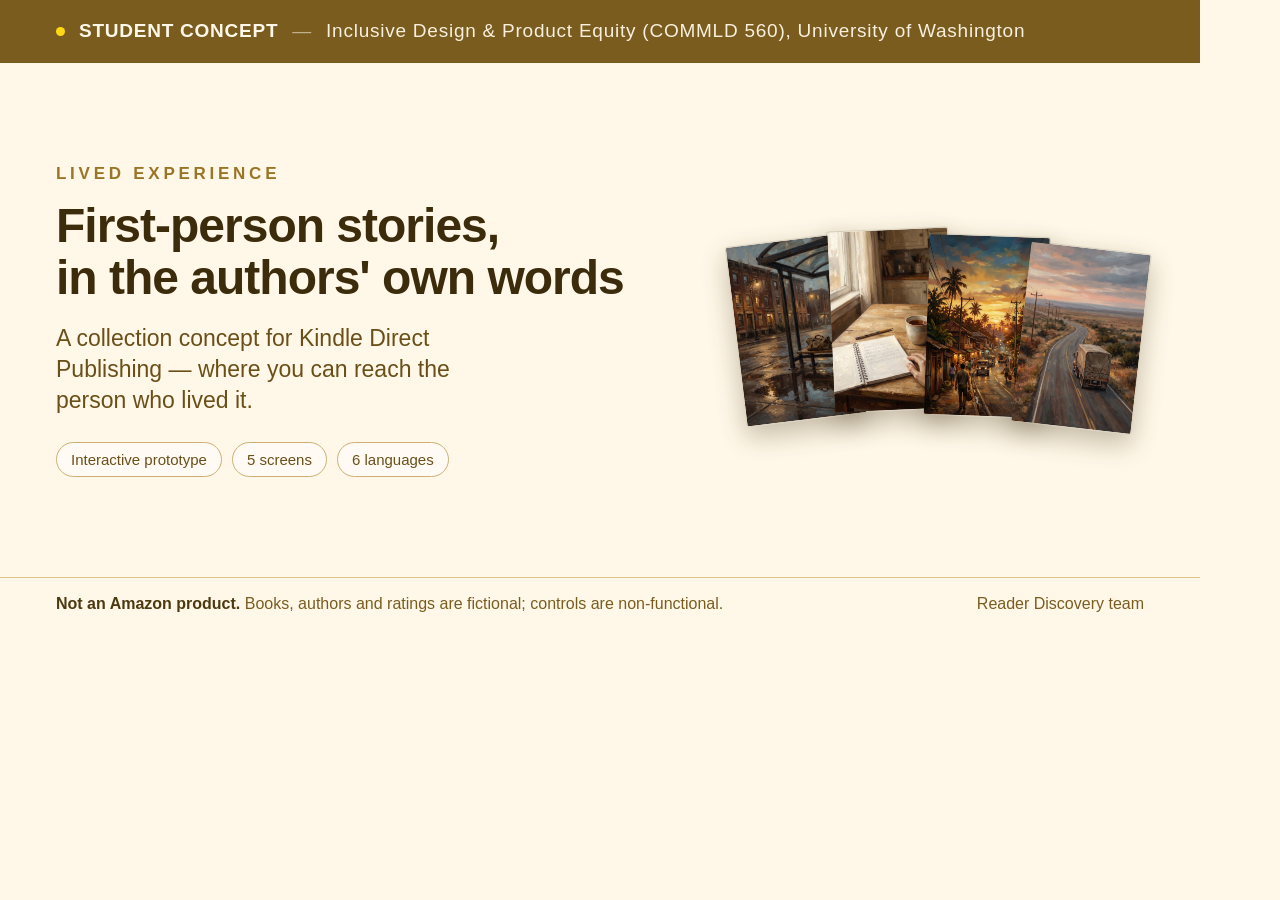
<file: share/og-card.html>
<!doctype html>
<html lang="en">
<head>
<meta charset="utf-8">
<title>og card source</title>
<!-- SOURCE FOR share/og-cover.png. Not linked from the prototype and not meant to be
     browsed; it exists so the share image can be regenerated instead of being a binary
     nobody can edit. Render with:

       "/Applications/Google Chrome.app/Contents/MacOS/Google Chrome" --headless \
         --disable-gpu --window-size=1200,630 --default-background-color=00000000 \
         --screenshot=share/og-cover.png share/og-card.html

     WHY THIS DOES NOT LOOK LIKE THE PROTOTYPE. A link preview is the one place this
     project appears with its banner stripped off — a card in a message thread, no page
     around it, no disclaimer underneath. A cropped screenshot of the mockup there would
     be an Amazon storefront with our name on it, which is the exact thing the noindex
     rule and the README disclaimer exist to prevent. So the card is in the reviewer
     bar's amber, not Amazon's navy, and it says STUDENT CONCEPT before it says anything
     else. The covers are the only borrowed thing, and they are ours. -->
<style>
  @page { margin: 0 }
  * { margin: 0; padding: 0; box-sizing: border-box }
  html, body { width: 1200px; height: 630px; }
  body {
    font: 400 16px/1.4 -apple-system, "Helvetica Neue", Arial, sans-serif;
    background: #fff8e8;
    color: #4d3910;
    display: flex;
    flex-direction: column;
    overflow: hidden;
  }

  /* The same band that sits at the top of every page of the prototype, so the card and
     the thing it links to are recognisably one object. */
  .band {
    background: #7a5c1f;
    color: #fff8e8;
    padding: 18px 56px;
    font-size: 19px;
    font-weight: 700;
    letter-spacing: .04em;
    display: flex;
    align-items: center;
    gap: 14px;
  }
  .band .dot { width: 9px; height: 9px; border-radius: 50%; background: #ffd814; flex: none }
  .band .sep { opacity: .55; font-weight: 400 }
  .band .course { font-weight: 400; opacity: .95 }

  .body { flex: 1; display: flex; align-items: center; gap: 48px; padding: 0 56px }
  .copy { flex: 1; min-width: 0 }

  .kicker {
    font-size: 17px;
    font-weight: 700;
    letter-spacing: .22em;
    color: #9a7526;
    margin-bottom: 14px;
  }
  h1 {
    font-size: 48px;
    line-height: 1.1;
    letter-spacing: -1px;
    font-weight: 800;
    color: #3d2c0c;
    margin-bottom: 18px;
  }
  .sub { font-size: 23px; line-height: 1.35; color: #6b4f18; max-width: 20em }

  .facts {
    margin-top: 26px;
    display: flex;
    gap: 10px;
    flex-wrap: wrap;
    font-size: 15px;
  }
  .facts span {
    border: 1px solid #cfae74;
    border-radius: 100px;
    padding: 6px 14px;
    color: #6b4f18;
    background: rgba(255, 255, 255, .55);
  }

  /* A shelf, slightly fanned — the collection is the product, so the card should show
     a row of books rather than a logo. Rotations are hand-set, not random: the sequence
     has to be stable so re-rendering the card does not silently produce a new image. */
  .shelf { display: flex; flex: none; align-items: flex-end }
  .shelf img {
    width: 122px;
    height: 182px;
    object-fit: cover;
    border-radius: 3px;
    box-shadow: 0 10px 26px rgba(61, 44, 12, .3);
    border: 1px solid rgba(61, 44, 12, .18);
  }
  .shelf img:nth-child(1) { transform: rotate(-7deg) translateY(10px); z-index: 1 }
  .shelf img:nth-child(2) { transform: rotate(-2.5deg); margin-left: -26px; z-index: 2 }
  .shelf img:nth-child(3) { transform: rotate(2deg) translateY(6px); margin-left: -26px; z-index: 3 }
  .shelf img:nth-child(4) { transform: rotate(6.5deg) translateY(18px); margin-left: -26px; z-index: 4 }

  .foot {
    padding: 15px 56px;
    border-top: 1px solid #e0c48a;
    font-size: 16px;
    color: #7a5c1f;
    display: flex;
    justify-content: space-between;
    align-items: center;
  }
  .foot b { color: #4d3910 }
</style>
</head>
<body>

<div class="band">
  <span class="dot"></span>STUDENT CONCEPT
  <span class="sep">—</span>
  <span class="course">Inclusive Design &amp; Product Equity (COMMLD 560), University of Washington</span>
</div>

<div class="body">
  <div class="copy">
    <div class="kicker">LIVED EXPERIENCE</div>
    <h1>First-person stories,<br>in the authors' own words</h1>
    <div class="sub">A collection concept for Kindle Direct Publishing — where you can reach the person who lived it.</div>
    <div class="facts">
      <span>Interactive prototype</span>
      <span>5 screens</span>
      <span>6 languages</span>
    </div>
  </div>

  <div class="shelf">
    <img src="../covers/eleven-addresses.png" alt="">
    <img src="../covers/coming-back-slow.png" alt="">
    <img src="../covers/road-from-manila.png" alt="">
    <img src="../covers/sixteen-hundred-miles.png" alt="">
  </div>
</div>

<div class="foot">
  <div><b>Not an Amazon product.</b> Books, authors and ratings are fictional; controls are non-functional.</div>
  <div>Reader Discovery team</div>
</div>

</body>
</html>
</file>
<file: amazon.css>
/* Shared Amazon-grammar stylesheet for the Lived Experience prototype.
   Visual reference: interface-reference.md (captured from live site 2026-07-29).

   Rule for this file: every component must have a real counterpart on
   Amazon.com. No pastel pills, no colored left-edge accent bars, no status
   dots — Amazon uses bordered a-boxes, solid squared badges, "Part of:" text
   links, and bold-label rows. When in doubt, copy the buy box.

   ACCESSIBILITY PASS (2026-07-29). Measured ratios and the full reasoning are in
   scratchpad/accessibility-report.md. Three things this file now carries that it
   did not before, and one thing it deliberately still does not:

   1. A global :focus-visible indicator (there was none anywhere), in two variants
      so it is visible on white AND inside the two dark navs.
   2. A prefers-reduced-motion guard covering the whole prototype, not just the
      language control.
   3. Landmark/list plumbing for .subnav and .crumbs, which are now a real <nav>
      + <ul>/<ol> instead of flex-of-spans, with no change to how they look.

   NOT changed, on purpose: --star (#DE7921) and --rule (#D5D9D9). Both are
   Amazon's real values and both are below what WCAG would want in one of the
   roles we use them in. Silently "improving" a brand colour would make the
   prototype's contrast claims untestable against the real store. Reported
   instead — see the report's "Known limitations". */

* { box-sizing: border-box; margin: 0; padding: 0; }

:root {
  --ink: #0F1111;
  --nav: #131921;
  --nav2: #232f3e;
  --link: #007185;
  --hover: #C7511F;
  --star: #DE7921;
  --cta: #FFD814;
  --cta-border: #FCD200;
  --buy: #FFA41C;
  --rule: #D5D9D9;
  --soft: #565959;
  --altbg: #F7FAFA;      /* Amazon a-color-alternate-background */
  --ku: #B45309;      /* Amazon's KU orange is #E87722, which is 2.9:1 on white —
                         a WCAG 1.4.3 failure on Amazon's own store. Darkened to
                         5.0:1; the same faithful-but-fixed rule as the focus rings. */
  --green: #067D62;      /* Amazon's real green — "In Stock", savings */
  --badge: #C45500;      /* Amazon's Best Seller badge orange */

  /* Focus ring colours. --focus is --link, which measures 5.67:1 on white and so
     clears the 3:1 that WCAG 1.4.11 asks of a focus indicator against the page.
     --focus-dark is Amazon's CTA yellow, 12.69:1 on --nav and 10.6:1 on --nav2;
     --link on those two navs would be under 2:1, which is why there are two. */
  --focus: #007185;
  --focus-dark: #FFD814;
}

/* ---------- focus visibility (WCAG 2.4.7 / 1.4.11) ----------
   There was no focus styling anywhere in this prototype before this pass: a
   keyboard reader could tab through the whole thing and never know where they
   were, which on a page arguing that access should not depend on sight is the
   worst available bug.

   2px of solid outline plus 2px of offset gives a contiguous ring at least 2px
   thick on every side, and the offset guarantees the ring sits on the page
   background rather than on the control's own fill — so its contrast is the
   measured --focus-on-white figure regardless of what the button is filled with.
   The white box-shadow underneath is the separator for the one case the offset
   cannot help: a focused control sitting on --nav2 or on a dark placeholder. */
:focus-visible {
  outline: 2px solid var(--focus);
  outline-offset: 2px;
  box-shadow: 0 0 0 2px #fff;
}
/* Inside the two dark navs the ring flips to yellow and drops the white halo,
   which would read as a glow rather than a separator on a near-black bar. */
.topnav :focus-visible,
.subnav :focus-visible,
.banner :focus-visible {
  outline-color: var(--focus-dark);
  box-shadow: none;
}

/* ---------- reduced motion ----------
   i18n.css already disables the language control's one-time ring. This is the
   catch-all for everything else in the prototype, present and future: nothing
   here is animation that carries meaning, so it can all be stopped outright. */
@media (prefers-reduced-motion: reduce) {
  *, *::before, *::after {
    animation-duration: 0.01ms !important;
    animation-iteration-count: 1 !important;
    transition-duration: 0.01ms !important;
    scroll-behavior: auto !important;
  }
}

body {
  font-family: "Amazon Ember", Arial, Helvetica, sans-serif;
  color: var(--ink);
  background: #fff;
  font-size: 14px;
  line-height: 1.4;
}

/* MEASURED, AND REPORTED RATHER THAN QUIETLY CHANGED.
   --link #007185 on white is 5.67:1 and on --altbg 5.41:1 — both clear AA.
   --hover #C7511F is 4.54:1 on white (a pass, barely) but 4.33:1 on the --altbg tint,
   which is a fail for body text by 0.17. That affects link hover inside the tinted
   a-boxes: the attestation panel on book.html and the collection card on browse.html.
   #C7511F is Amazon's real link-hover colour, and this prototype's argument depends on
   a reviewer being able to check every value against the live store, so it is NOT being
   nudged darker here. Two things bound the harm and are worth stating out loud:
   hover is a transient state, not resting text, and the underline below carries the
   hover independently of the colour — so nothing is signalled by colour alone.
   If this were shipping rather than being argued about, the fix is Amazon's, not ours:
   #B14018 would clear 4.5:1 on both backgrounds. */
a { color: var(--link); text-decoration: none; }
a:hover { text-decoration: underline; color: var(--hover); }

/* ---------- concept banner (not Amazon; deliberately foreign) ----------
   Moved to demobar.css. Everything in this file is imitating a real store; that bar is
   the one piece of chrome speaking to a reviewer instead of a shopper, and it now
   carries the walkthrough nav and the language picker as well as the disclaimer. It
   was easier to keep the two apart than to keep remembering which side of the line a
   rule was on. Nothing else in amazon.css targets .concept-banner. */

/* ---------- skip link ----------
   Every page puts a disclaimer bar, a brand row, a search box, a language control
   and a six-item store nav in front of the content. That is roughly a dozen tab
   stops before the first word on the page, repeated identically on five pages —
   the textbook case for a skip link. Off-screen until focused, which is the only
   way it can exist without adding a visible element Amazon does not have. */
.skiplink {
  position: absolute;
  inset-inline-start: -9999px;
  top: 0;
  z-index: 100;
  background: #fff;
  color: var(--ink);
  border: 1px solid var(--rule);
  padding: 10px 16px;
  font-size: 13px;
}
.skiplink:focus {
  inset-inline-start: 0;
  text-decoration: underline;
}

/* ---------- header ---------- */
.topnav {
  background: var(--nav);
  color: #fff;
  display: flex;
  align-items: center;
  gap: 18px;
  padding: 10px 18px;
}
.topnav .logo { font-weight: 800; font-size: 20px; letter-spacing: -0.5px; }
.topnav .logo span { color: var(--buy); }
.topnav .searchbar { flex: 1; display: flex; border-radius: 6px; overflow: hidden; max-width: 720px; }
.topnav .searchbar input { flex: 1; border: 0; padding: 9px 12px; font-size: 14px; }
.topnav .searchbar button { border: 0; background: #febd69; padding: 0 14px; font-size: 15px; cursor: default; }
.topnav .acct { font-size: 12px; line-height: 1.25; color: #ddd; }
.topnav .acct b { color: #fff; display: block; font-size: 13px; }

/* The store nav is a <nav> with an accessible name wrapping a real <ul>, so the
   flex container moved from .subnav onto that list. Renders identically; the
   difference is that a screen reader now announces "navigation, Store sections,
   list of 6 items" instead of six unrelated runs of text.
   The six items stay plain text rather than becoming buttons or links: they are
   inert store chrome, and the rule this prototype follows is that anything drawn
   as Amazon's .btn atom becomes a real control while flat text stays text. Six
   dead tab stops on every page, five pages deep, would be a worse outcome than
   the honest one. */
.subnav {
  background: var(--nav2); color: #ddd; font-size: 13px;
  padding: 8px 18px;
}
.subnav ul {
  list-style: none; display: flex; gap: 18px;
  flex-wrap: wrap; row-gap: 6px;   /* translated labels run longer than the English */
}

.page { max-width: 1180px; margin: 0 auto; padding: 18px 20px 50px; }

/* Chevrons are generated rather than typed, so they can point the way the reader is
   travelling — see i18n.css for the right-to-left form.
   .crumbs is now the <ol> itself, inside a <nav aria-label="Breadcrumb">, so the
   existing "> * + *" selector still matches (li + li) and the i18n.css RTL rule
   keeps working untouched. display:inline on the items preserves the original
   run-on text rendering exactly. */
.crumbs { font-size: 12px; color: var(--soft); margin-bottom: 14px; list-style: none; }
.crumbs li { display: inline; }
.crumbs > * + *::before { content: " › "; color: var(--soft); }

/* ---------- atoms ---------- */
.stars { color: var(--star); letter-spacing: -1px; font-size: 15px; }
.stars .count { color: var(--link); font-size: 13px; letter-spacing: 0; margin-inline-start: 4px; }
.price .sym { font-size: 12px; vertical-align: top; }
.price .whole { font-size: 20px; font-weight: 500; }
.price .frac { font-size: 12px; vertical-align: top; }
/* The wordmark is one lockup and must never break across lines — which only became
   visible once the surrounding copy was translated and the tiles got tighter. */
.kulogo { color: var(--ku); font-weight: 700; font-size: 13px; white-space: nowrap; }
.kulogo b { color: #111; font-weight: 700; }

/* ---------- .btn, and what an inert control is allowed to be ----------
   THE DECISION, because it is the one an accessibility reviewer should argue with.

   Most controls in this prototype do nothing: it is a picture of a store. They
   used to be <span class="btn">, which meant a keyboard user could not reach them
   and a screen-reader user was never told they existed at all. That is not a
   neutral choice — it silently deletes the buy box, the sample links and the
   Follow control from the page for anyone not using a mouse and eyes. The page
   whose whole argument is that reach should not depend on sight cannot ship that.

   The three candidates:
     (a) leave them presentational. Cheapest, and wrong: it hides the store
         grammar the prototype exists to show from precisely the readers this
         project is about.
     (b) real <button disabled>. Honest about doing nothing, but `disabled`
         removes them from the tab order too, so it lands back at (a) for a
         keyboard user, and disabled controls are skipped by some screen readers.
     (c) real <button type="button" aria-disabled="true"> — CHOSEN. Reachable by
         Tab, announced as a button by name, and announced as unavailable. Nothing
         happens on click for anyone, sighted or not, which is the same behaviour
         everyone already gets.

   The usual objection to (c) is that an aria-disabled control looks enabled and
   so lies to sighted users while telling the truth to screen-reader users. It
   does not lie here, because the disclaimer is not per-control: every page opens
   with the concept banner saying, to everybody, "controls are non-functional".
   The visual channel already carries the statement globally; aria-disabled just
   restates it locally for the channel that cannot see the banner's placement.

   Applied consistently on every page: anything styled as .btn is a real button.
   Flat text that merely sits in a control-shaped slot — the subnav items, the
   author-page tabs, the "Sort by: Featured" strip — stays text, because turning
   scenery into three dozen dead tab stops is a checkbox, not an improvement.
   The exceptions are the controls that genuinely work (the ask flow on book.html
   and the language picker), which are ordinary enabled buttons. */
.btn {
  display: block; width: 100%; text-align: center;
  border-radius: 100px; padding: 8px 14px;
  font-size: 13px; border: 1px solid transparent; cursor: default;
  /* min-height clears WCAG 2.5.8's 24px target minimum even at the smallest
     padding override on browse.html's result rows (5px/12px = 27px today, but
     the floor should not depend on a page-level rule staying put). */
  min-height: 24px;
}
/* <button> does not inherit the page font, and its UA colour would override the
   inherited --ink. Both restated rather than relying on the browser. */
button.btn { font: inherit; color: var(--ink); }
.btn[aria-disabled="true"] { cursor: default; }
.btn.yellow { background: var(--cta); border-color: var(--cta-border); }
.btn.orange { background: var(--buy); }
.btn.ghost { background: #fff; border-color: var(--rule); }

/* Merchandising badge — modeled on Amazon's "#1 Best Seller" flag:
   solid fill, near-square corners, white bold text. Not a pastel pill. */
.badge {
  display: inline-block;
  background: var(--badge); color: #fff;
  font-size: 11px; font-weight: 700;
  padding: 3px 7px; border-radius: 2px;
  vertical-align: middle;
}

/* Collection membership on a detail page — Amazon states series membership as
   a plain "Part of:" text link. Same pattern here. */
.partof { font-size: 13px; margin: 6px 0 2px; }

/* ---------- a-box: Amazon's generic bordered module ----------
   Used by the buy box, "Great on Kindle", and the "Customers say" summary.
   This is the honest home for both the attestation and the access panel. */
.abox {
  border: 1px solid var(--rule);
  border-radius: 8px;
  padding: 14px 16px;
  background: #fff;
}
.abox.alt { background: var(--altbg); }
/* The a-box title is the panel's own heading and is now an <h2> on every page —
   it was an <h3> sitting directly under the page <h1>, i.e. a skipped level. The
   direct-child selector keeps this rule off the <h3>s that now live *inside* the
   ask panel's states. */
.abox > h2 { font-size: 15px; font-weight: 700; margin-bottom: 8px; }
.abox .sub { font-size: 12px; color: var(--soft); margin: -4px 0 10px; }

/* attestation body */
.attest .quote { font-size: 14px; line-height: 1.55; }
.attest .sig { font-size: 12px; color: var(--soft); margin-top: 10px; line-height: 1.5; }

/* access tiers — bold label + gray description rows, hairline separated.
   Amazon's account-settings and "See all details" rows look like this. */
.tier { padding: 9px 0; border-top: 1px solid #E7E9E9; font-size: 13px; }
.tier:first-of-type { border-top: 0; padding-top: 2px; }
.tier b { font-weight: 700; }
/* NON-COLOUR SIGNAL (WCAG 1.4.1). Green-vs-gray is not the carrier of on/off here
   and must never become it: the state is a WORD — "On" against "Available to any
   author" — so the meaning survives greyscale, a colour-blind reader and a screen
   reader identically. Colour and weight are redundant emphasis on top of text
   that already says it.
   Deliberately NOT added: a ✓/✕ glyph or a status dot. Both would be decoration
   duplicating a word that is already there, and a status dot is banned by this
   file's visual grammar anyway. The weight difference is kept so the two states
   remain distinguishable if a translator ever shortens one to a bare "Off".
   --green measures 5.10:1 on white and --soft 7.07:1, so both clear AA as text. */
.tier .state { color: var(--green); font-weight: 700; }
.tier .state.off { color: var(--soft); font-weight: 400; }
.tier p { color: var(--soft); font-size: 12px; margin-top: 2px; line-height: 1.45; }
.abox .note {
  font-size: 12px; color: var(--soft); line-height: 1.5;
  margin-top: 12px; padding-top: 10px; border-top: 1px solid #E7E9E9;
}

/* ---------- target size (WCAG 2.5.8) ----------
   The language notice's dismiss "✕" lives in i18n.css and is 16px square there,
   under the 24px minimum. i18n.css is not this pass's file to edit, so the floor
   is set here with enough specificity to win the cascade despite loading first.
   Inline text links (breadcrumbs, the rail, the "See more" expander) are exempt
   from 2.5.8 under its own inline exception and are left alone. */
.langnotice button.langnotice-x { min-width: 24px; min-height: 24px; }

/* ---------- footer credits ----------
   Now a <footer> element, a direct child of div.page, which makes it the page's
   contentinfo landmark (its nearest sectioning ancestor is <body>, not <main>). */
/* 14px, not the 11.5px this started at. These notes carry the reasoning the pages
   are arguing for — who the fictional authors are and are not, why a category is a
   location and not an endorsement, why the books are invented at all. Set in fine
   print they read as a disclaimer to be skipped; at body size they read as part of
   the argument, which is what they are. The 68ch cap keeps the lines readable now
   that they are big enough to run the full width of the page. */
.credits {
  margin-top: 44px; padding-top: 14px;
  margin-left: auto; margin-right: auto; max-width: 68ch;
  border-top: 1px solid var(--rule);
  font-size: 14px; color: var(--soft);
  line-height: 1.65; text-align: center;
}
/* The <br>-separated notes need air between them, or three stacked paragraphs at
   body size read as one run-on block. Each span is a standalone note on every page
   that has them (index, browse, search), so promoting them to blocks and dropping
   the <br>s changes the spacing without changing the reading order or the markup.
   book.html and author.html put their credit line straight in the footer with no
   span, so they take the size bump and nothing else. */
.credits span { display: block; margin-bottom: 11px; }
.credits span:last-child { margin-bottom: 0; }
.credits br { display: none; }
</file>
<file: demobar.css>
/* Lived Experience prototype — the reviewer bar.
   Loads after amazon.css, before i18n.css.

   WHAT THIS IS, AND WHY IT IS ITS OWN FILE
   amazon.css is the mockup's trade dress: everything in it is imitating a real store.
   This file is the opposite — it is the only chrome on the page that is *ours*, spoken
   in our voice, to a reviewer rather than to a shopper. Keeping the two in one
   stylesheet made it easy to forget which side of that line a rule was on. The bar was
   already commented "not Amazon; deliberately foreign" when it was three lines of CSS
   in amazon.css; now that it carries navigation it earns the separation.

   WHY THE LANGUAGE PICKER MOVED HERE, out of the dark Amazon nav where it started:
   it is the only control on any of these pages that actually does something. Sitting in
   a row of deliberately dead controls, underneath a banner that says "controls are
   non-functional", it was contradicting the disclaimer directly above it. It also
   needed a pulsing ring to be findable at all — a cue that exists to compensate for the
   placement. In the reviewer bar the ring is doing less work, because the bar is where
   a reviewer already looks for things addressed to them.
   The cost is real and worth stating: the picker no longer demonstrates itself sitting
   in Amazon's own locale slot. The PRD, not the mockup, now has to carry the claim that
   this is a native mechanism rather than a bolt-on.

   WHY STICKY: the bar stopped being a disclaimer the moment it became the way through
   the prototype. A reviewer three screens down a search-results page cannot navigate
   with something parked at the top of the document. The disclaimer benefits too — it is
   now true on screen the whole time, not only before anyone scrolls.

   WHAT THE STICKY LIVES OR DIES BY: .concept-banner must stay a SIBLING of
   header.sitehead, never a child. position:sticky pins an element only within its
   parent's box, and an accessibility pass once moved the bar inside the header — it
   then "stuck" only for the ~120px it took the store chrome to scroll past, and left
   with it, on every page, while sticky was still the computed style. Nothing warns
   when this breaks except a reviewer noticing the bar is gone. */

.concept-banner {
  position: sticky;
  top: 0;
  z-index: 60;
  background: #fff8e8;
  border-bottom: 1px solid #e0c48a;
  color: #7a5c1f;
  font-size: 12px;
  padding: 0;
  text-align: start;
}

/* THE COMPANION RULE. With the bar genuinely pinned, the skip link's jump to #main
   would land the breadcrumb underneath it — invisible to the sighted keyboard user
   the skip link exists for. demobar.js keeps --demobar-h equal to the bar's rendered
   height (it varies by viewport, by language, and when notes.js injects its toggle);
   the static fallback is the measured English desktop height plus a margin, and erring
   tall only lands the content a little low, never under the bar. Scoped to the widths
   where the bar is sticky at all — responsive.css unsticks it at 700px and down, and
   zeroes this margin in its short-landscape block for the same reason. */
@media (min-width: 701px) {
  #main { scroll-margin-top: var(--demobar-h, 96px); }
}

/* Rows are padded rather than the container, so the hairline between them can run the
   full width of the bar. */
.demobar-row {
  display: flex;
  align-items: center;
  gap: 10px 16px;
  flex-wrap: wrap;
  padding: 6px 14px;
}
.demobar-row + .demobar-row { border-top: 1px solid rgba(224, 196, 138, .55); }

/* ---------- row 1: who made this and what it isn't ---------- */
/* Carries the course by name, not only by number: "COMMLD 560" identifies this to the
   four people already in the room and to nobody else, and the bar exists for readers
   who arrive without that context.
   No nowrap. It held while the label was six words; at full length it would push the
   disclaimer off a phone rather than wrap. It is a flex item that may take the whole
   row and let the disclaimer drop below it — which is the right order to lose, since
   the two read as one sentence either way. */
.demobar-mark {
  font-weight: 700;
  letter-spacing: .02em;
  flex: 0 1 auto;
  min-width: 0;
}
.demobar-note { flex: 1 1 320px; min-width: 0; }

/* The controls that belong to the reviewer, not to the store: language, and (when
   notes.js is loaded) the notes toggle. Pushed to the far end of the row. */
.demobar-tools {
  display: flex;
  align-items: center;
  gap: 8px;
  margin-inline-start: auto;
  flex: none;
}

/* ---------- row 2: the walkthrough ----------
   An ordered list, because the numbering is the whole point: the complaint this bar
   answers is "it isn't obvious where to click to see the full journey", and a row of
   equal-weight links does not imply a sequence. <ol> says it to a screen reader too —
   "list of 5 items", each announced with its position. */
.demobar-nav ol {
  counter-reset: step;
  display: flex;
  align-items: center;
  gap: 4px;
  list-style: none;
  margin: 0;
  padding: 0;
  flex-wrap: wrap;
}
.demobar-nav li { display: flex; align-items: center; }

/* The chevron between steps is generated, never typed, so it is not in the accessible
   name of anything and never gets read out as "greater than". */
.demobar-nav li + li::before {
  content: "›";
  opacity: .5;
  margin-inline: 2px;
  font-size: 13px;
}

.demobar-step {
  display: inline-flex;
  align-items: center;
  gap: 6px;
  padding: 4px 9px;
  border-radius: 100px;
  border: 1px solid transparent;
  color: #6b4f18;
  text-decoration: none;
  font-size: 12px;
  line-height: 1;
  white-space: nowrap;
}
a.demobar-step:hover {
  background: rgba(224, 196, 138, .34);
  border-color: #cfae74;
  text-decoration: none;
  color: #4d3910;
}
a.demobar-step:focus-visible { outline: 2px solid #2162a1; outline-offset: 2px; }

/* The number is drawn, not written. Five pages each carry their own copy of this bar —
   the same duplication the header, search box and store nav already live with here — so
   a hand-typed "3" is five chances to renumber four of them and miss one. The counter
   cannot drift. It is aria-hidden because the <ol> already conveys position to assistive
   tech, and hearing "3, step 3 of 5, Collection" is worse than hearing it once. */
.demobar-num::before {
  counter-increment: step;
  content: counter(step);
}
.demobar-num {
  display: inline-flex;
  align-items: center;
  justify-content: center;
  width: 17px;
  height: 17px;
  border-radius: 50%;
  background: rgba(224, 196, 138, .5);
  border: 1px solid #cfae74;
  font-size: 10px;
  font-weight: 700;
  font-variant-numeric: tabular-nums;
}

/* You-are-here. Marked with aria-current="page" in the markup; this is only its
   appearance. Not a link on its own page — a link to where you already are is a dead
   control, which is the thing this prototype keeps promising not to draw. */
.demobar-step[aria-current="page"] {
  background: #7a5c1f;
  border-color: #7a5c1f;
  color: #fff8e8;
  font-weight: 700;
  cursor: default;
}
.demobar-step[aria-current="page"] .demobar-num {
  background: rgba(255, 248, 232, .22);
  border-color: rgba(255, 248, 232, .5);
  color: #fff8e8;
}

/* ---------- the author's-view detour ----------
   Rosa's dashboard is not step 6: the <ol> is one reader's path, and the author
   console is the other side of it. So the link sits INSIDE the walkthrough <nav>
   but AFTER the list — unnumbered, no chevron (those are generated on li + li, so
   it never gets one), and drawn as the bar's own chrome (solid hairline, faint
   fill) rather than as a step. The nav becomes the flex container so the list and
   the detour share a line; the 14px gap is the visual "and also" between them.
   On author-dashboard.html the same class carries [aria-current="page"] and takes
   the you-are-here treatment above. */
.demobar-nav { display: flex; align-items: center; flex-wrap: wrap; gap: 4px 14px; }
.demobar-authorview {
  border-color: #cfae74;
  background: rgba(255, 255, 255, .55);
  font-weight: 700;
}

/* ---------- the per-page caption ----------
   One sentence naming what this screen is for. It is the cheap version of drawing
   arrows on the mockup: it orients a reviewer without putting a single mark on the
   thing being reviewed, which is what the trade dress is buying us. */
.demobar-caption {
  flex: 1 1 260px;
  min-width: 0;
  margin: 0;
  font-style: italic;
  opacity: .92;
}

/* ---------- the language picker, restyled for a light bar ----------
   i18n.css dresses .langpick-btn for the dark nav it used to live in: white text on a
   translucent white fill. Both disappear on cream. Overridden here rather than edited
   there, so i18n.css keeps working unchanged if the control is ever put back. */
.demobar-tools .langpick-btn {
  color: #6b4f18;
  background: rgba(255, 255, 255, .6);
  border-color: #cfae74;
  padding: 5px 11px;
  font-size: 12px;
}
.demobar-tools .langpick-btn:hover {
  background: #fff;
  border-color: #7a5c1f;
  color: #4d3910;
}
.demobar-tools .langpick-btn:focus-visible { outline-color: #2162a1; }

/* The first-visit ring is amber-on-cream now; the yellow it used in the dark nav had
   almost no contrast here. */
@keyframes langpick-ring {
  0%   { box-shadow: 0 0 0 0 rgba(122, 92, 31, .5); }
  55%  { box-shadow: 0 0 0 9px rgba(122, 92, 31, 0); }
  100% { box-shadow: 0 0 0 0 rgba(122, 92, 31, 0); }
}
@media (prefers-reduced-motion: reduce) {
  .demobar-tools .langpick-btn.is-new { border-color: #7a5c1f; border-width: 2px; }
}

/* ---------- print ----------
   responsive.css already forces the banner to plain black-on-white for print. Here we
   only undo the parts that are meaningless on paper: a sticky bar has nowhere to stick,
   and a walkthrough of links nobody can click is noise on a handout. The disclaimer
   row is the one thing that must survive, so it is the one thing left alone. */
@media print {
  .concept-banner { position: static; }
  .demobar-row-nav, .demobar-tools { display: none; }
}
</file>
<file: i18n/i18n.css>
/* Lived Experience prototype — localization layer.
   Loads after amazon.css. Everything here is either the language control itself or a
   rule that only exists because the page can now be read in another script.

   Why these six languages, since "we support every language" is a non-answer:
     English   — the source the collection's copy was written in
     Español   — a first-language reader on the team
     简体中文    — a first-language reader on the team
     Filipino  — the language the author in this very mockup wrote her book in, before
                 she translated it. The collection's whole claim is that translation is
                 welcome; the prototype should be able to show it rather than assert it.
     العربية    — a right-to-left script, so the layout is proven direction-agnostic
                 instead of assumed to be. This is the one that finds the bugs.
     Français  — not a team member's language or the RTL check; it's here because it's
                 an actual Kindle Store market (Amazon.fr, Amazon.ca), which the other
                 four don't individually stand in for. Demonstrating the concept in a
                 real storefront language, beyond the four justified above, is its own
                 reason to include it. */

/* ---------- the control ----------
   Sits in the dark nav where Amazon puts its own locale selector. Given a resting
   border and a faint fill so it reads as an interactive control at a glance — the rest
   of that nav is flat text, so one outlined pill is the loudest thing there without
   raising its voice. */
.langpick { position: relative; flex: none; }

.langpick-btn {
  display: flex;
  align-items: center;
  gap: 7px;
  font: inherit;
  font-size: 13px;
  color: #fff;
  background: rgba(255, 255, 255, .10);
  border: 1px solid rgba(255, 255, 255, .45);
  border-radius: 100px;
  padding: 6px 12px;
  cursor: pointer;
  white-space: nowrap;
  transition: background .15s ease, border-color .15s ease;
}
.langpick-btn:hover { background: rgba(255, 255, 255, .18); border-color: #fff; }
.langpick-btn:focus-visible { outline: 2px solid #ffd814; outline-offset: 2px; }
.langpick-globe { display: flex; opacity: .95; }
.langpick-caret { font-size: 10px; opacity: .85; }

/* First visit only, ~6s, then never again. Two slow rings: enough to pull an eye that
   wasn't looking for it, not enough to demand anything. Nothing is blocked meanwhile. */
.langpick-btn.is-new { animation: langpick-ring 3s ease-out 2; }
@keyframes langpick-ring {
  0%   { box-shadow: 0 0 0 0 rgba(255, 216, 20, .55); }
  55%  { box-shadow: 0 0 0 9px rgba(255, 216, 20, 0); }
  100% { box-shadow: 0 0 0 0 rgba(255, 216, 20, 0); }
}
@media (prefers-reduced-motion: reduce) {
  /* No pulse. The control is already outlined, and stays a touch brighter instead. */
  .langpick-btn.is-new { animation: none; border-color: #ffd814; }
  .langpick-btn { transition: none; }
}

.langpick-menu {
  position: absolute;
  inset-inline-end: 0;
  top: calc(100% + 8px);
  z-index: 40;
  min-width: 210px;
  list-style: none;
  background: #fff;
  color: var(--ink);
  border: 1px solid var(--rule);
  border-radius: 8px;
  box-shadow: 0 4px 16px rgba(0, 0, 0, .22);
  padding: 6px;
}
.langpick-menu [role="option"] {
  display: flex;
  align-items: center;
  gap: 9px;
  padding: 8px 10px;
  border-radius: 6px;
  font-size: 14px;
  cursor: pointer;
}
.langpick-menu [role="option"]:hover { background: var(--altbg); }
.langpick-menu [role="option"]:focus-visible { outline: 2px solid #2162a1; outline-offset: -2px; }
.langpick-menu [role="option"].is-on { font-weight: 700; }
.langpick-check { width: 12px; color: var(--green); visibility: hidden; }
.langpick-menu [role="option"].is-on .langpick-check { visibility: visible; }
/* Each option carries its own lang/dir attribute, so an endonym in a right-to-left
   script sits the right way round inside a left-to-right menu. */
.langpick-menu [role="option"][dir="rtl"] { flex-direction: row-reverse; }

/* ---------- the auto-detect strip ----------
   Only appears when the prototype chose the language for the reader rather than the
   reader choosing it. One line, in that language, with the way back to English. */
.langnotice {
  display: flex;
  align-items: center;
  gap: 12px;
  background: var(--altbg);
  border-bottom: 1px solid var(--rule);
  color: var(--soft);
  font-size: 12.5px;
  padding: 7px 20px;
}
.langnotice-back {
  font: inherit;
  color: var(--link);
  background: none;
  border: 0;
  padding: 0;
  cursor: pointer;
  text-decoration: underline;
}
.langnotice-back:hover { color: var(--hover); }
.langnotice-x {
  font: inherit;
  margin-inline-start: auto;
  background: none;
  border: 0;
  color: var(--soft);
  cursor: pointer;
  padding: 2px 4px;
  line-height: 1;
}
.langnotice-x:hover { color: var(--ink); }
.langnotice-back:focus-visible,
.langnotice-x:focus-visible { outline: 2px solid #2162a1; outline-offset: 2px; }

/* Announces the change to a screen reader without showing anything on screen. */
.i18n-live {
  position: absolute;
  width: 1px; height: 1px;
  margin: -1px; padding: 0;
  overflow: hidden;
  clip-path: inset(50%);
  white-space: nowrap;
}

/* ---------- per-script typography ----------
   "Amazon Ember" has no CJK or Arabic glyphs, so without these the browser falls back
   to whatever it likes and the page changes weight and rhythm mid-sentence. */
html[lang^="zh"] body {
  font-family: "Amazon Ember", "PingFang SC", "Hiragino Sans GB", "Microsoft YaHei",
               "Noto Sans CJK SC", "Source Han Sans SC", sans-serif;
  line-height: 1.75;
}
html[lang="ar"] body {
  font-family: "SF Arabic", "Geeza Pro", "Noto Naskh Arabic", "Al Bayan", Tahoma, sans-serif;
  font-size: 15px;      /* Arabic reads small at the Latin size; +1px evens it out */
  line-height: 1.85;    /* diacritics and descenders need the room */
}

/* Wide letter-spacing is a Latin display effect. It breaks CJK rhythm and, in Arabic,
   severs the joins between letters — the word stops being a word. */
html[lang^="zh"] .kicker,
html[lang="ar"] .kicker,
html[lang^="zh"] .authhead .tabs,
html[lang="ar"] .authhead .tabs { letter-spacing: 0; }
html[lang="ar"] .kicker { font-weight: 700; font-size: 15px; }
html[lang^="zh"] .kicker { font-size: 15px; }

/* ---------- right-to-left ---------- */
/* Numerals, prices and Latin brand names inside Arabic text: isolate each run so the
   bidi algorithm can't drag a price or a product name to the wrong end of the line. */
[dir="rtl"] .price,
[dir="rtl"] .stars,
[dir="rtl"] .kulogo,
[dir="rtl"] .metastrip b { unicode-bidi: isolate; }

/* Breadcrumb chevrons are generated content (see amazon.css) so they can point the
   way the reader is actually travelling. */
[dir="rtl"] .crumbs > * + *::before { content: " ‹ "; }

/* The star row is a fixed left-to-right glyph sequence; only its placement flips. */
[dir="rtl"] .stars { direction: ltr; text-align: right; }

/* Amazon's yellow CTA keeps its shape; only the internal alignment follows the script. */
[dir="rtl"] .btn { text-align: center; }

/* The tab underline and the account block hang off the inline edges, which the logical
   properties in amazon.css already handle. Nothing to flip here — the three-column
   detail grid and the card grid re-order themselves, which is correct: on an RTL page
   the cover belongs on the right. */
</file>
<file: responsive.css>
/* Lived Experience prototype — viewport adaptation layer.
   Loads THIRD, after amazon.css (the design grammar) and i18n/i18n.css (localization).

   WHY THIS IS ITS OWN FILE, AND WHAT BELONGS IN IT
   ------------------------------------------------
   amazon.css answers "what does this component look like". The five pages' own
   <style> blocks answer "how is this page laid out". Neither answered "what
   happens when the window is 375px wide", and the answer was scattered: five
   inline media queries, no shared breakpoint scale, and nothing at all for the
   page chrome — which is identical on all five pages and was the thing actually
   breaking. That is a third concern, so it gets a third file.

   The division of labour, kept deliberately strict:
     - HERE: the shared chrome (banner, topnav, subnav, language strip, page
       gutters, credits), plus rules that cross pages by nature (touch target
       floors, the rails and pagers that browse.html and search.html both define).
     - IN EACH PAGE'S <style>: that page's own grid, next to the rationale comment
       that explains it. A breakpoint moved away from the layout it modifies is a
       breakpoint nobody will maintain.

   THE RULE THIS FILE FOLLOWS, which is amazon.css's rule restated for layout:
   nothing here invents a component. Every rule below either rearranges components
   that already exist or changes a number. There is no hamburger menu, no filter
   sheet, no bottom tab bar, no "mobile version" of anything — because each of
   those is a control, every control in this prototype is inert, and an inert
   hamburger that opens nothing would be a worse lie than a nav that wraps.

   THE BREAKPOINT SCALE. Five, named for what they are rather than for a device,
   because a 400px viewport is a small phone AND a desktop window at 400% zoom AND
   an iPad in Slide Over, and the layout cannot tell the difference:

     1180px  content cap      — .page's max-width, unchanged. Not a breakpoint so
                                much as the width everything above is designed at.
      980px  detail stack     — book.html's three columns can't hold below this
                                (260 + 260 + 56 of gap = a 576px floor).
      768px  language sheet   — where the locale panel stops hanging off its button.
      760px  serp collapse    — where a 150px-cover result row stops fitting a rail.
      700px  shelf halves     — where a 4-across cover grid becomes 2-across, where
                                browse.html's rail collapses, and where the chrome
                                starts running out of room.
      600px  search gets a row — where a single-row header stops fitting at all.
      560px  row tightening   — where a result row's cover has to shrink.
      400px  small phone      — the last stop before 320, which is the narrowest
                                viewport WCAG 1.4.10 asks anyone to survive.

   AND THEY ARE IN px, WHICH WAS NOT THE FIRST ANSWER. Worth the paragraph, because
   "use em breakpoints so the layout respects the reader's font size" is the standard
   advice and it is wrong for THIS file.

   These were all converted to em (each value ÷ 16) on the usual reasoning: a media
   query's `em` resolves against the browser's initial font size, so a reader who raises
   their default text size would get breakpoints that fire proportionally earlier. Then
   it was measured, and the premise turned out to be missing. A unit census across all
   four stylesheets and five pages finds ZERO font sizes in em or rem — roughly a
   hundred px values and six clamp(px, vw, px) — and `body { font-size: 14px }` in
   amazon.css overrides the browser's default outright. Those px sizes are deliberate:
   they are the live store's own values, and the prototype's argument depends on a
   reviewer being able to check them against it.

   So with em breakpoints, a reader on Chrome with "Font size: Very large" (24px) got
   every breakpoint 50% earlier and not one word of larger text: measured at a 1000px
   window, the phone gutters, the collection shelf capped at 480px inside a 972px
   column with 492px of white beside it, both rails stacked, and book.html down to two
   columns at 1280px — the phone layout on a desktop, at 14px. em breakpoints only pay
   off when the type is relative too; on a px type scale they are strictly worse than
   px, because they move the layout while leaving the text where it was.

   The one thing em was supposed to buy — surviving text-only zoom — is bought properly
   in book.html instead, by letting the buy box's format tracks shrink below their
   content (`minmax(0, 1fr)`). That was the actual WCAG 1.4.4 failure, and it was never
   a breakpoint problem.

   THE REAL FIX, if anyone wants it later: make the type root-relative — `body
   { font-size: 0.875rem }` (14px at a 16px default) and the atoms as multiples of it —
   and then convert these eight values back to em. That is a type-system change and a
   fidelity decision about the px values, not a responsive one, so it is out of scope
   here and recorded rather than half-done.

   MEASURED BEFORE AND AFTER, so the numbers are checkable rather than asserted.
   Every figure below was read off the live pages in a browser at that width:

     - .topnav .searchbar computed to ZERO pixels wide at every viewport from 320px
       to 414px, and to 26px at 420px, 86px at 480px, 166px at 560px. The Kindle
       Store search box — the single most recognizable object in Amazon's chrome —
       was completely absent from every page on every phone, in all six languages.
       Cause: `flex: 1` gives it a 0% basis, the four siblings claim all the free
       space, and `overflow: hidden` on the same element hides the collapse instead
       of letting the input's own min-content width force a wrap.
     - Every page overflowed horizontally at 320px (9px) and 280px (49px), from
       .acct being pushed past the edge. That is WCAG 1.4.10, and at 400% zoom it
       is a desktop bug, not a phone bug.
     - index.html was 7,223px tall at 375px — nineteen screens for eight books —
       because the grid dropped to ONE column below 460px, which made each 2:3
       cover 335px wide and 503px tall. Amazon's own phone grid shows covers at
       roughly 120-160px, two or three across. That fix is in index.html.
*/

/* ---------- things that are true at every width ----------

   text-size-adjust: iOS Safari inflates text when a phone rotates to landscape,
   which silently invalidates every measurement above and breaks the two nowrap
   atoms (.kulogo, .attest-line). 100% keeps the author's sizes and does NOT stop
   the user from zooming — that would be WCAG 1.4.4, and `user-scalable=no` is
   deliberately absent from all five viewport meta tags for the same reason.

   color-scheme: amazon.com's storefront has no dark mode; it is white at 2am.
   Without this declaration a dark-mode browser is free to recolour form controls
   and scrollbars, which would put a dark input inside a white a-box — a rendering
   Amazon never produces, on a page whose contrast figures were all measured
   against white. Stated rather than left to the browser. */
html {
  -webkit-text-size-adjust: 100%;
  text-size-adjust: 100%;
  color-scheme: only light;
}

/* A cover that fails to load, or any image dropped in later at its natural size,
   must not be the thing that gives a phone a horizontal scrollbar.

   height: auto is NOT optional here, and leaving it out is a real bug rather than a
   tidiness question. Every cover now carries width/height attributes so the browser
   can reserve the right box before the file arrives — without them a 848x1264 PNG
   over a phone connection means the page reflows under the reader's thumb as each
   one lands, and .leftcol img and .bookcard img had no CSS aspect-ratio to fall back
   on either. But those attributes are presentational hints that set the CSS `height`
   property, and a specified height beats `aspect-ratio`: with the attributes and
   without this line, `.book img { width: 100%; aspect-ratio: 2/3 }` resolved to
   260px x 1264px and every cover in the prototype was stretched to three times its
   height. Restoring `height: auto` in the author origin puts the ratio back in charge
   of the height while the attributes keep doing the one job they were added for. */
img { max-width: 100%; height: auto; }

/* THE min-width:0 PROBLEM, which is the bug behind most "why is my page 40px too
   wide" reports. A grid or flex child defaults to min-width:auto and will not
   shrink below its own min-content width — so one long unbroken token (a URL, a
   German compound, an untranslated title) pushes the whole track past the edge and
   no amount of media queries helps. These are every content track in the prototype
   that sits next to a fixed-width sibling. .res .info already had this rule for
   its own reason (it is what lets .attest-line's ellipsis actually clip); the rest
   were relying on their content staying short, in six languages, forever. */
.hitrow > div,
.bookcard > div,
.followcard .who,
.mid,
.results,
.rail,
.book { min-width: 0; }

/* Long words break rather than overflow, in the four places where the content is
   somebody's prose in a language nobody on the team reads. `anywhere` rather than
   `break-all`: it only breaks when the word genuinely cannot fit, so ordinary
   Arabic and Chinese wrapping is untouched. */
.voice, .attest .quote, .desc, .nodeintro, .qa .q .line { overflow-wrap: anywhere; }

/* The star row and its review count are written with no whitespace between them —
   `★★★★☆<span class="count">(214)</span>` — which makes the whole thing one
   unbreakable word about 103px wide. In a 100px card column it was the last element
   on the page still poking over the edge. An atomic inline creates the soft-wrap
   opportunity that the missing space did not, so the count drops to its own line
   instead. Nothing changes anywhere the row already fits, and .stars carries
   role="img" with its own aria-label, so how it wraps is invisible to a screen
   reader either way. */
.stars .count { display: inline-block; }

/* ================================================================
   THE PAGE CHROME
   ================================================================
   Identical markup on all five pages: the reviewer bar (disclaimer, walkthrough nav,
   and the two controls that belong to the reviewer — the notes toggle notes.js injects
   and the language control i18n.js injects), .topnav (logo, search box, account block),
   .subnav, then .page. Everything below is one of those things getting smaller.
   The language control used to sit in .topnav and moved into the reviewer bar; the
   reason is at the top of demobar.css. */

/* ---------- the search box, and the wrap that makes it exist ----------
   THE FIX, and the reason it is three declarations instead of a media query.

   `flex: 1 1 200px` replaces `flex: 1`, i.e. a 200px flex-basis replaces a 0%
   one, and `min-width: 200px` makes that floor binding rather than advisory. The
   effect at wide widths is nil — there is free space, the box grows, and
   amazon.css's own `max-width: 720px` still caps it exactly where it did before.
   The effect at narrow widths is that the box now refuses to be squeezed, so the
   flex line runs out of room and the LATER items wrap to a second row instead.

   Which is, not coincidentally, Amazon's own phone header: a compact brand mark
   and a search field on top, the account and locale controls tucked underneath.
   We get that shape out of the existing DOM order — logo, search, language,
   account — with no `order` property and no reordering of any kind, so the tab
   order still walks the header the way it reads. That mattered enough to solve
   properly: book.html rejected CSS `order` outright as a WCAG 1.3.2 problem, and
   the chrome should not quietly do what the content pages refuse to.

   Measured after: 216px of search box at 375px (was 0), 260px at 640px (was 246),
   full width on its own row below 340px. No page overflows at 320px, or at 240px.

   input min-width:0 is required, not decorative: a bare <input> carries a UA
   min-content width of about 170px, and without this the input would be the thing
   overflowing its own clipped parent instead of the parent shrinking. */
.topnav { flex-wrap: wrap; row-gap: 10px; }
.topnav .searchbar { flex: 1 1 200px; min-width: 200px; }
.topnav .searchbar input { min-width: 0; }

/* ITS OWN ROW BELOW 600px, WHICH IS WHERE THE PHONES ARE.
   The wrap above restored the search box but left it oscillating, because a wrapping
   flex line changes its mind about which items share a row. Measured, French:
     450px → 320px of search box
     460px → 206px          (the language pill just fits on row 1 and takes 113px)
     560px → 306px
     590px → 200px          (everything fits on one row and the account block takes 100px)
   A control that gets SMALLER as the window gets BIGGER, twice, is not something to
   leave in a prototype about interfaces.

   There is exactly one honest shape for this, and it is arithmetic rather than taste.
   A full-width row gives the box (viewport − 28px); sharing a row with the logo, the
   language pill and the account block gives it (viewport − 358px). Both grow with the
   window, so wherever the layout switches from the first to the second the box loses
   330px — one step is unavoidable, and the only question is where to put it.

   600px, because that is where a single row starts to fit at all, because everything
   below it is a phone, and because a full-width search row under a compact brand row
   is exactly Amazon's own phone header. Above it the box grows monotonically from
   210px to its 720px cap with no further steps. The cost is one more header row
   between 375px and 590px — about 45px, and the landscape rule at the foot of this
   file claws most of it back on a rotated phone. */
@media (max-width: 600px) {
  .topnav .searchbar { flex-basis: 100%; }
}

/* AND THE SECOND BUG THE SAME LINE WAS CAUSING, which is worse than the first.
   .searchbar carries `overflow: hidden`, which is there to clip the input and the
   magnifier button to the bar's 6px corner radius. But amazon.css gives every focused
   control a 2px outline at 2px of offset — deliberately outside the control, so the
   ring's measured contrast is against the page rather than against whatever the
   control is filled with — and an ancestor's `overflow: hidden` clips outlines too.
   So the search field's focus ring was being cut off along all four edges, and at
   phone width, where the clip rect was zero pixels wide, it was erased completely.
   amazon.css calls a missing focus indicator "the worst available bug" on a page
   arguing that access should not depend on sight; it had one, hidden inside a rule
   about rounded corners.

   THE FIX THAT WAS TRIED FIRST AND IS WRONG, recorded because it looks right and
   tests clean: `overflow: clip` plus `overflow-clip-margin: 4px`, which clips like
   `hidden` but declares a 4px bleed so the ring can paint. It works in Chromium and it
   does nothing at all in WebKit — `CSS.supports('overflow-clip-margin', '4px')` is
   false there, so Safari and every browser on iOS honour the clip, discard the bleed,
   and land back on the invisible ring. A focus fix that only works in one engine is
   not a focus fix; it is the same bug with a passing test on the reviewer's laptop.

   So stop clipping and move the corners onto the two children instead. Nothing needs
   to be clipped once the things being clipped are round themselves, the ring paints in
   both engines, and `border-start-start-radius` and friends are logical properties, so
   the bar keeps its shape under dir="rtl" without a second rule. */
.topnav .searchbar { overflow: visible; }
.topnav .searchbar input {
  border-start-start-radius: 6px;
  border-end-start-radius: 6px;
}
.topnav .searchbar button {
  border-start-end-radius: 6px;
  border-end-end-radius: 6px;
}

/* The header's own gutters, gaps and logo shrink CONTINUOUSLY rather than at 700px.
   They were inside the phone block below, and stepping them created a third instance of
   the shrinking-search-box problem: crossing 700 → 701px the header took 36px back
   (three gaps × 6px, two paddings × 4px, and the logo's max-content growing 91 → 101px
   as its size went 18 → 20px), so the box lost 36px for one pixel of extra viewport and
   needed 36 more to recover. Measured in every language: en 342.5 → 306.8, fr 310.1 →
   274.5, ar 360.9 → 324.7, zh 360.0 → 323.8. clamp() for the same reason index.html
   gives for its display type — the shrink has to be continuous or the step lands in the
   middle of the range instead of at a device edge. Each clamp's upper bound is the
   original desktop value, reached at about 1000px, so the wide rendering does not move. */
.topnav { gap: clamp(12px, 1.5vw, 18px); padding: 10px clamp(14px, 1.8vw, 18px); }
.topnav .logo { font-size: clamp(18px, 2.2vw, 20px); }

@media (max-width: 700px) {
  /* The reviewer bar pads its rows, not itself, so the hairline between them can run
     edge to edge — hence .demobar-row here rather than .concept-banner. */
  .demobar-row { padding: 7px 14px; }

  /* The caption is the first thing to go. It is a courtesy sentence naming what the
     screen is for; the numbered walkthrough beside it is the part that navigates, and
     on a 375px screen the two of them together push the mockup below the fold. The
     notes carry the same explanation for anyone who wants it. */
  .demobar-caption { display: none; }

  /* Unstuck. Measured on a 375px screen: the disclaimer wraps to three lines, the two
     controls drop to their own line, and the walkthrough wraps to two rows — about
     400px of an 812px viewport. Pinned, that is half the phone gone for the whole
     session, permanently, to save one scroll back to the top. The bar is still the
     first thing on the page, so nothing about the disclaimer's prominence changes;
     it just scrolls with everything else. Same trade as the short-landscape rule
     further down, reached from the other direction. */
  .concept-banner { position: static; }

  /* The store nav already wrapped — amazon.css gave it flex-wrap and a 6px
     row-gap because translated labels run longer than the English. At phone width
     it wraps to three rows and was eating 83px of a 667px screen, so the gap and
     the type come down. It stays a wrapping list rather than becoming the
     horizontal scroller Amazon uses on phones: a scroll container with no
     focusable children inside it cannot be scrolled from a keyboard (WCAG 2.1.1),
     and every item in this nav is deliberately inert text. */
  .subnav { padding: 8px 14px; font-size: 12.5px; }
  .subnav ul { gap: 14px; row-gap: 5px; }

  /* .page's 20px side padding is where the content's own gutter comes from; at
     375px it is 11% of the screen. 14px is Amazon's own phone gutter. */
  .page { padding: 14px 14px 40px; }

  /* The language auto-detect strip is a flex row of [message, "read it in English",
     ✕], with the ✕ pushed to the inline end by an auto margin. At 320px the message
     alone is two lines, so the row has to wrap.
     Giving the MESSAGE the full line is what makes that work. The obvious alternative
     — `order: -1` on the ✕ so it stays up top — was tried and removed: it puts the ✕
     visually first while it is still last in the DOM, so the close button becomes the
     first thing a sighted reader sees and the last thing a keyboard reader reaches,
     and i18n.css's `margin-inline-start: auto` then shoves the message and the link to
     the far end of the bar behind it. Same reordering objection as everywhere else in
     this prototype, in eight fewer characters of CSS.
     This strip only ever renders when the language was auto-detected rather than
     chosen, so it is invisible in English at every width — which is why it needed
     checking in the other five. */
  .langnotice { padding: 7px 14px; flex-wrap: wrap; row-gap: 4px; }
  .langnotice > span { flex: 1 1 100%; }

  .credits { margin-top: 32px; }
}

@media (max-width: 400px) {
  /* The account block is two lines by design — amazon.css makes its <b> a block,
     because that is how Amazon's own header stacks "Hello, Reader" over "Account &
     Lists". So it is not shortened here, only set smaller: deleting the greeting
     would be the obvious phone move, and Amazon does drop it, but it is one of the
     few pieces of chrome on these pages that is verbatim from the live store and
     the fidelity is worth 11 pixels of height. */
  .topnav .acct { font-size: 11px; }
  .topnav .acct b { font-size: 12px; }
  .subnav ul { gap: 12px; }
  .page { padding: 12px 12px 36px; }
}

/* ---------- the language menu ----------
   It is position:absolute inside .langpick, min-width:210px, and it opens downward
   with its inline-END edge pinned to the control's inline-end edge — so it grows
   210px toward the inline-START. That is correct on a desktop, where the control
   sits near the inline-end of the nav bar and the menu opens back into the bar.

   THE REGRESSION THE WRAP CAUSED, and the reason this block exists. Once .topnav
   wraps, .langpick is no longer near the inline-end of anything: it becomes the FIRST
   item on the second row, at x=14. A panel that pins its inline-end to x=118 and grows
   210px inward starts at x=-92 — the menu opened off the edge of the screen and the
   only working control in the page chrome, on a page whose whole point is being
   readable in six languages, could not be used on a phone. It failed from 280px to
   about 460px, in all six languages, and it was introduced by the search-box fix
   above rather than being an old bug.

   Simply flipping which edge is pinned does NOT fix it, and that was the first attempt:
   it rescued 280-414px and broke 460-700px instead, where .langpick sits mid-row and a
   210px panel growing the other way runs off the opposite edge — measured 5px over in
   Arabic at 600px, 3px over in Chinese at 700px. Any rule keyed to which edge the
   button happens to be near is a rule that breaks the moment a translated label
   changes the wrap point, in a prototype whose labels are translated six ways.

   So below 768px the panel stops being anchored to the BUTTON and is anchored to the
   NAV BAR: .langpick goes position:static, .topnav becomes the containing block, and
   the menu drops under the whole header at a fixed gutter. It cannot leave the screen
   because its position no longer depends on anything that moves. A full-width sheet
   below the header is also the shape Amazon's own narrow-width panels take, so this is
   the store's grammar rather than a workaround wearing its clothes.
   Logical properties throughout, so Arabic mirrors without a second rule.

   These two rules are in this order on purpose. The height ceiling and the viewport cap
   apply at every width; the narrow-width block below has to be able to tighten the
   width cap further, and a media query adds no specificity — so if the unconditional
   rule came second it would win, and the 340px cap inside the block would be dead code.
   It was, at first: measured 740px of menu at a 768px viewport against a declared 340. */
.langpick-menu {
  max-height: calc(100vh - 120px);
  overflow-y: auto;
  max-width: calc(100vw - 28px);
}
@media (max-width: 768px) {
  .langpick { position: static; }
  .topnav { position: relative; }
  .langpick-menu {
    inset-inline-start: 14px;
    inset-inline-end: auto;
    width: calc(100% - 28px);
    /* min(), so the sheet stops at 340px on a tablet without ever exceeding the
       viewport on a 320px phone — one declaration doing both caps. */
    max-width: min(340px, calc(100vw - 28px));
  }
}

/* ================================================================
   TOUCH
   ================================================================
   READ THIS FIRST IF A RULE BELOW APPEARS NOT TO WORK. Every page loads amazon.css,
   i18n.css, THIS FILE, and then its own <style> block — so a page-level rule at equal
   specificity always wins, and `@media` adds no specificity of its own. Three
   declarations in this section were silently dead on arrival for exactly that reason
   (the ask textarea's 16px, and both rails' row padding), and the fix in each case is
   one more selector rather than moving the declaration into five page files. Where a
   selector below looks redundant — `.abox.ask`, `.rail ul li` — that is why.

   amazon.css sets a 24px floor on .btn, which is WCAG 2.5.8's minimum and the
   right floor for a mouse. It is not the right floor for a thumb: Apple's HIG
   asks 44pt and Material asks 48dp, and the gap between "technically conformant"
   and "usable by the person the collection is for" is the whole subject of this
   course.

   Scoped to `pointer: coarse` rather than to a width, on purpose. Width is the
   wrong proxy twice over: a 1024px tablet is touch, and a 375px desktop window at
   400% zoom is a mouse and should keep its compact controls. This is also why the
   floor is min-height rather than height — a control still grows for two lines of
   Filipino, it just cannot be shorter than a fingertip.

   NOT changed for touch: inline text links inside prose (the breadcrumbs, the
   rail's department tree, "See more", the .expander). WCAG 2.5.8 exempts inline
   links for a good reason — padding a link inside a sentence to 44px either
   overlaps the line above or reflows the paragraph. Their line-height goes up
   instead, which is the fix that does not break the sentence. */
@media (pointer: coarse) {
  .btn { min-height: 44px; }
  /* Real <button> elements need the flex centring too, or the label sits at the
     top of a 44px box that the browser has stretched but not filled. */
  button.btn { display: flex; align-items: center; justify-content: center; }

  .langpick-btn { min-height: 44px; }
  .langpick-menu [role="option"] { min-height: 44px; }

  /* The store search bar. Its magnifier is not a .btn — it is a bare <button> inside
     .searchbar — so the rule above missed it, and it measured 47 x 34px. Setting the
     BAR's height rather than the button's lets both the input and the button stretch to
     it (they are flex items at the default align-items: stretch), so the field and its
     button stay one object instead of the button growing taller than the box it sits
     in. 44px is also what Amazon's phone search bar measures. */
  .topnav .searchbar { min-height: 44px; }

  /* The inline "See more" expander on book.html — 252 x 18px, and the one control on
     that page a reader is most likely to actually reach for, because it is the "what if
     she is lying" question. amazon.css exempts it under WCAG 2.5.8's inline-link
     exception, which is the correct reading for a control inside a sentence; this one
     is not inside a sentence, it is on its own line with a <br> after it. So it can
     take the height without reflowing any prose around it, and the exemption is not
     needed. inline-flex rather than block so it keeps the text-link shape amazon.css
     went out of its way to give it. */
  .expander { display: inline-flex; align-items: center; min-height: 44px; }
  /* amazon.css's own target-size rule names the ✕ and misses the control beside it.
     Both live in the same one-line strip and both are real, working buttons. */
  .langnotice-x { min-width: 44px; min-height: 44px; }
  .langnotice-back { min-height: 44px; padding-inline: 2px; }

  /* The pager on browse.html is seven 5px-padded boxes in a row — about 27px tall
     and 6px apart, which is a mis-tap waiting to happen. */
  .pager span, .pager a { min-width: 44px; min-height: 44px; display: inline-flex;
                          align-items: center; justify-content: center; }
  .pager { flex-wrap: wrap; row-gap: 8px; }

  /* Both rails: 3px of vertical padding on a list of category links gives a 20px
     row. This is the inline-link exception's honest limit — these are links in a
     list, not links in a sentence, so they get the room.

     TWO things had to change for this to do anything. First the selectors: browse.html
     and search.html both re-declare `.rail li { padding: 3px 0 }` at the same
     specificity and later in the load order, so `.rail ul li` (one more type selector)
     is what actually wins. Second, and more important, padding on the LI was never
     going to enlarge the target anyway — the link inside it is an inline <a> measuring
     15px tall, and block padding on its parent buys separation between rows without
     growing the hit box by a pixel. The <a> has to become inline-block and take padding
     itself. Measured: 15px → 23px for the link, inside a 7px-padded row, and no line
     reflows because the row already had the space. */
  .rail ul li { padding-block: 7px; }
  .rail ul li a { display: inline-block; padding-block: 4px; }
  .rail .refine div.opt { padding-block: 7px; }   /* they are <div>s, not spans */

  /* Breadcrumbs and the author-page tabs: line-height, not padding, for the
     reason in the block comment above. */
  .crumbs { line-height: 2.2; }
  .authhead .tabs { gap: 20px; }

  /* THE ONE INLINE LINK THAT DOES NOT GET THE INLINE EXEMPTION. On a search result
     row, "Part of: Lived Experience" is not decoration inside a sentence — it is the
     entire visible surface of this proposal on a results page, and the only route
     from a SERP row into the collection. It measured 96 x 14px. Its own line, with
     room around it, rather than a padded link inside a paragraph: the line is already
     on its own row in the markup, so this costs nothing but vertical space. */
  .res .partof a, .book .t a, .hitrow .t a { display: inline-block; min-height: 24px; }
  .res .partof { padding: 6px 0; }

  /* iOS Safari zooms the entire page when a focused input's font-size is under
     16px, and then leaves it zoomed. The store search box is readonly and cannot
     be typed into, but it can still be focused; the ask flow's textarea genuinely
     can be typed into and is the one control in the prototype where this would
     actually bite a reader. Both go to 16px on touch only, so the desktop
     rendering — where these sizes were matched against the live store — is
     untouched.

     `.abox.ask` and not `.ask`: book.html re-declares `.ask textarea { font: inherit;
     font-size: 13px }` in its own <style>, at the same specificity and later in the
     load order, so the plain selector lost and the ONE field in the prototype a reader
     can actually type into kept its 13px — measured 13px with this block forced on,
     while the readonly store search box next to it correctly read 16px. The rule that
     mattered was the one that did nothing. */
  .topnav .searchbar input,
  .abox.ask textarea { font-size: 16px; }
}

/* ================================================================
   WIDE SCREENS
   ================================================================
   .page stays capped at 1180px. That is deliberate and it is not laziness: it is
   roughly what amazon.com's own content column measures, and a prototype that
   argues by being checkable against the live store should not widen past it just
   because a 2560px display has the room. What a very wide window gets instead is
   the same page, centred, with enough gutter that it does not look pinned to the
   left edge — which is what the auto margins already do.

   The one thing worth adding above the cap: on a display wide enough that the
   1180px column is a third of the screen, the gutters can afford to be generous
   rather than staying at the phone-derived 20px. */
@media (min-width: 1400px) {
  .page { padding-inline: 32px; }
}

/* ================================================================
   SHORT VIEWPORTS
   ================================================================
   A phone in landscape is 390px tall, not 812px, and the chrome above the first
   word of content — concept banner, topnav, subnav — was measured at 244px on a
   375px-wide screen. Rotated, that is nearly two thirds of the screen before the
   page starts. The banner is required content and the nav is the store's, so
   neither can go; what can go is their padding. Keyed on height, so a tall phone
   in portrait keeps the roomier chrome. */
@media (max-height: 500px) and (orientation: landscape) {
  .demobar-row { padding: 3px 14px; }

  /* Unstuck here, and only here. A two-row bar pinned to the top of a 390px-tall
     viewport is holding about a sixth of the screen permanently, which costs more than
     the scrolling it saves. The bar is still the first thing on the page, so the
     disclaimer is still the first thing read — it just scrolls away like everything
     else once the reader is into the content. */
  .concept-banner { position: static; }
  /* And with nothing pinned, the skip link needs no landing offset — leaving the
     margin in place would drop #main a bar's-height short of the top for no reason. */
  #main { scroll-margin-top: 0; }
  .topnav { padding: 6px 14px; row-gap: 6px; }
  .subnav { padding: 5px 14px; }
  .subnav ul { row-gap: 3px; }
  .page { padding-top: 10px; }
}

/* ================================================================
   PRINT
   ================================================================
   Not speculative: these five pages get screenshotted into a deck and printed as
   handouts, and a reviewer with the printed page in front of them should see the
   same argument. Two columns of a three-column detail page do not survive a
   portrait sheet, so everything stacks; the dark navs would drink a print
   cartridge, so they go light; and the concept banner is the one thing that must
   NEVER be lost in a format that strips context, so it survives with a border. */
@media print {
  .topnav, .subnav { background: #fff; color: #000; border-bottom: 1px solid #000; }
  .topnav .logo span { color: #000; }
  .topnav .searchbar, .langpick, .langnotice, .skiplink { display: none; }
  .concept-banner { border: 1px solid #000; background: #fff; color: #000; }

  /* `div.detail` and friends, not `.detail`: each page re-declares its own grid in its
     own <style> block, which loads after this file, so the bare class selectors lost
     the cascade and nothing stacked. @media does not add specificity — only the extra
     type selector does. Same reason as the touch section above. */
  div.detail, div.browse, div.serp, div.twocol, ul.grid { display: block; }
  .grid > .book, .hitrow, .res { page-break-inside: avoid; break-inside: avoid; }
  .banner { background: #fff; color: #000; border: 1px solid #000; }
  .banner p { color: #000; }
  .page { max-width: none; padding: 0; }
  a { text-decoration: underline; }

  /* THE ATOMS, not just the containers. Browsers print with print-color-adjust:
     economy unless the reader ticks "Background graphics", which drops background
     FILLS but keeps text colour — so every white-on-coloured-fill element prints white
     on white and vanishes. That is the green "✓ Answers reader questions" badge, six
     times on the collection page and six on the category page, and it is the one thing
     index.html's own comment calls "the thing this collection actually offers"; plus
     the two author initials discs. Repainted the same way the navs and the hero banner
     already are three rules above — outline and dark text, keeping the badge's squared
     solid-flag silhouette — rather than demanding a reader setting nobody will change. */
  .reach, .badge,
  .followcard .pic, .authhead .pic {
    background: #fff; color: #000; border: 1px solid #000;
  }
  .tier .state { color: #000; }
}
</file>
<file: notes.css>
/* Lived Experience prototype — reviewer notes layer.
   Optional. Loads after demobar.css. Paired with notes.js.

   WHY NOTES AND NOT ARROWS ON THE MOCKUP
   Callouts drawn over the screen make it read as a marked-up screenshot rather than a
   product, and the trade dress is the thing doing the persuading here — a reviewer has
   to be able to look at this and see a store. So the notes are OFF by default, they are
   inserted into the flow rather than floated over anything, and they speak in the
   reviewer bar's amber rather than in Amazon's palette. Nothing about the mockup moves
   when they are on; content is added below the thing being described.

   HOW TO TURN THE WHOLE THING OFF
   Set NOTES_ENABLED = false at the top of notes.js. The toggle disappears, the notes
   stay hidden, and no other file needs editing — the <div class="revnote"> blocks in the
   HTML are inert without the body class this file keys off. To remove it for good,
   delete the two <link>/<script> lines and the revnote blocks.

   NO JS DRAWS ANY OF THIS. Visibility is a body class and the numbering is a CSS
   counter, so notes.js never has to know how many notes a page has or what order they
   are in. */

/* Off unless the body says otherwise. display:none rather than [hidden] so the notes
   never enter the accessibility tree, and never add tab stops, while switched off. */
.revnote { display: none; }
body.revnotes-on .revnote { display: block; }

/* The counter resets per page, so the numbers a reviewer reads are "note 1, 2, 3 on
   this screen" rather than a running total across the walkthrough. */
body.revnotes-on { counter-reset: revnote; }

/* A note sits immediately BEFORE the thing it describes and points down at it. Placing
   it after would read more naturally in prose, but every anchor here is a block whose
   closing tag is dozens of lines from its opening one, and a note attached to the wrong
   closing </div> is a bug nobody sees until a reviewer is looking at it. Before-and-
   pointing-down attaches to an opening tag, which is unambiguous. */
.revnote {
  position: relative;
  margin: 14px 0 10px;
  /* Logical, not physical. The number is pinned with inset-inline-start, so the gutter
     it needs has to flip with it — written as `padding: 10px 13px 10px 40px` the gutter
     stayed on the physical left and the Arabic text ran straight under the badge. */
  padding-block: 10px;
  padding-inline: 40px 13px;
  background: #fff8e8;
  border: 1px solid #e0c48a;
  border-radius: 6px;
  color: #6b4f18;
  font-size: 13px;
  line-height: 1.5;
  max-width: 640px;
}

/* The pointer, on the bottom edge, aimed at the block below. Two triangles: the border
   colour behind, the fill a pixel in front, so the caret carries the same hairline as
   the box instead of looking stuck on. */
.revnote::after,
.revnote::before {
  content: "";
  position: absolute;
  bottom: -8px;
  inset-inline-start: 16px;
  border: 8px solid transparent;
  border-bottom: 0;
}
.revnote::before { border-top-color: #e0c48a; }
.revnote::after { bottom: -7px; border-top-color: #fff8e8; }

/* The number. Drawn by the counter, so inserting a note anywhere renumbers the rest
   for free. aria-hidden is not needed — generated content is not exposed as an element,
   and the note's own sentence has to stand up without the number anyway. */
.revnote-n {
  position: absolute;
  inset-inline-start: 11px;
  top: 10px;
  display: inline-flex;
  align-items: center;
  justify-content: center;
  width: 19px;
  height: 19px;
  border-radius: 50%;
  background: #7a5c1f;
  color: #fff8e8;
  font-size: 11px;
  font-weight: 700;
  font-variant-numeric: tabular-nums;
}
body.revnotes-on .revnote-n::before {
  counter-increment: revnote;
  content: counter(revnote);
}

.revnote b { color: #4d3910; }

/* ---------- the toggle, in the reviewer bar ---------- */
.revnote-toggle {
  display: inline-flex;
  align-items: center;
  gap: 6px;
  font: inherit;
  font-size: 12px;
  color: #6b4f18;
  background: rgba(255, 255, 255, .6);
  border: 1px solid #cfae74;
  border-radius: 100px;
  padding: 5px 11px;
  cursor: pointer;
  white-space: nowrap;
}
.revnote-toggle:hover { background: #fff; border-color: #7a5c1f; color: #4d3910; }
.revnote-toggle:focus-visible { outline: 2px solid #2162a1; outline-offset: 2px; }
.revnote-toggle[aria-pressed="true"] {
  background: #7a5c1f;
  border-color: #7a5c1f;
  color: #fff8e8;
}
.revnote-toggle-dot {
  width: 7px;
  height: 7px;
  border-radius: 50%;
  border: 1px solid currentColor;
}
.revnote-toggle[aria-pressed="true"] .revnote-toggle-dot { background: currentColor; }

/* The block holding the toggle's two labels, already translated by i18n.js. notes.js
   copies text out of it rather than building a string it could never translate. */
.revnote-strings { display: none; }

@media print {
  /* On paper the notes are the useful part — a handout of the walkthrough with the
     reasoning attached — so they print if they were on, minus the toggle. */
  .revnote-toggle { display: none; }
  .revnote { break-inside: avoid; background: #fff; border-color: #999; color: #000; }
  .revnote-n { background: #000; color: #fff; }
}
</file>
<file: focus-mode.css>
/* focus-mode.css — presentation treatment for deck screenshots. Off by default.

   WHY THIS EXISTS
   Chang, 8/3, right after Rachel's feedback: "on your prototype you can like blur out
   the other books… anytime you present a lot, the team can pick apart a lot… just let
   them focus on what you want them to see, this book that feels very authentic with
   the one good written description and that part where you can connect with the author,
   and the rest of it, have them not focus on that because they can imagine what a
   layout [looks like]."

   So this is not a design change — the prototype is still the prototype. It is a
   capture mode: add ?focus=shelf|book|author to the URL, screenshot, and the frame
   carries one idea instead of twelve. Nothing here is on by default, nothing here is
   in the live experience a visitor sees, and removing the query string removes it.

   It does NOT answer Rachel's cover note — that was a product critique (the covers
   looked AI-generated, and a cover-forward CX undercuts a shelf whose argument is
   that a human wrote this). That is answered by covers/typo/*.svg, which are drawn
   from title and author by code. This file is the presentation half only.

   ACCESSIBILITY / MOTION
   Blur is decorative and capture-only, but it still degrades text legibility, so it
   is disabled entirely under prefers-reduced-transparency, and no transition is used
   under prefers-reduced-motion. A reader who lands on a ?focus= URL by accident gets
   a usable page, not a smeared one. */

:root {
  --focus-dim: 0.28;      /* opacity of de-emphasised content */
  --focus-blur: 3px;      /* light touch: enough to defocus, not enough to look censored */
}

/* Everything that can be de-emphasised transitions together, so a screenshot taken
   mid-load never catches half the shelf sharp and half of it dimmed. */
html[data-focus] .focus-dimmed {
  filter: blur(var(--focus-blur));
  opacity: var(--focus-dim);
  transition: opacity .18s ease, filter .18s ease;
  pointer-events: none;   /* nothing dimmed should be clickable in a demo */
}

/* ---------- shelf: keep the walkthrough book, dim its neighbours ----------
   Three pages use three different row classes — li.book (index), li.hitrow (browse),
   li.res (search) — and the walkthrough book is NOT first on all of them: search.html
   deliberately places it at row 6 ("same cover size, same type, same order, no badge,
   no highlight"), which is the whole point of that page.

   So the selector keys on the one thing that is already true everywhere: the focus
   book is the only row linked to book.html. That is an existing decision in the
   markup, not a new marker invented for this file, so nothing has to be kept in sync. */
html[data-focus="shelf"] li:is(.book, .hitrow, .res):not(:has(a[href="book.html"])) {
  filter: blur(var(--focus-blur));
  opacity: var(--focus-dim);
  pointer-events: none;
}

/* ---------- book page: keep the attestation and the ask, dim the commerce ----------
   The two .abox blocks ARE the argument — the gate and the hook. Everything dimmed
   here is a surface Amazon already runs and the audience can supply from memory:
   cover column, format tiles, KU pitch, metadata strip, breadcrumb-ish "Part of".
   The nav and search bar stay sharp on purpose: they are the evidence that this is
   an insertion into Amazon's page rather than a new destination. */
html[data-focus="book"] .leftcol,
html[data-focus="book"] .buybox-col,
html[data-focus="book"] .metastrip,
html[data-focus="book"] .formats,
html[data-focus="book"] .ku-pitch,
html[data-focus="book"] .partof {
  filter: blur(var(--focus-blur));
  opacity: var(--focus-dim);
  pointer-events: none;
}

/* ---------- book page, ask variant: the ask panel alone ----------
   ?focus=book keeps the two .abox arguments (gate + hook) together; this keeps only
   the hook. For the deck's flow shots — compose, sent/waiting, answered — where the
   frame should carry one state of one panel, with the store as dimmed context. The
   nav and search bar stay sharp for the same reason as focus=book: they are the
   evidence this is an insertion into Amazon's page. */
html[data-focus="ask"] .leftcol,
html[data-focus="ask"] .mid,
html[data-focus="ask"] .buybox-col {
  filter: blur(var(--focus-blur));
  opacity: var(--focus-dim);
  pointer-events: none;
}

/* ---------- author dashboard: queue vs. tiers ----------
   Two variants because the dashboard makes two different arguments: the queue is the
   human labor behind "9 of 14 answered", the tiers are the choice behind "opt-in".
   The summary strip stays sharp with the queue (its numbers ARE the queue's caption)
   and dims with it when the tiers are the subject. .dash-main / .dash-side /
   .dash-summary exist only on author-dashboard.html, so these selectors are inert
   on every other page — same pattern as the per-page selectors above. */
html[data-focus="queue"] .dash-side,
html[data-focus="tiers"] .dash-main,
html[data-focus="tiers"] .dash-summary {
  filter: blur(var(--focus-blur));
  opacity: var(--focus-dim);
  pointer-events: none;
}

/* ---------- author page: keep the answered questions, dim the rest ----------
   .qa lives inside the first .panel alongside the bio, so the bio is dimmed
   directly rather than by dimming its parent — dimming .panel would take .qa
   down with it. */
html[data-focus="author"] .pic,
html[data-focus="author"] .tabs,
html[data-focus="author"] .biocard,
html[data-focus="author"] .twocol > .panel:last-child {
  filter: blur(var(--focus-blur));
  opacity: var(--focus-dim);
  pointer-events: none;
}

/* The kept element gets a hair of lift so the eye lands there in a flat screenshot.
   Deliberately subtle — a glowing card would read as a mockup of a mockup. */
html[data-focus] .focus-keep {
  position: relative;
  z-index: 2;
}

/* Capture hygiene: the walkthrough chrome is for us, not for Amazon. The step nav
   ("1 Search › 2 Category › 3 Collection…"), its caption, and the margin review notes
   come off, so the frame is just the product.

   THE DISCLAIMER STAYS. It lives in the same .concept-banner as the walkthrough nav,
   and it would be easy to hide the whole banner and get a cleaner frame — but the
   line it carries is "Not an Amazon product. Books, authors, and ratings are
   fictional; controls are non-functional." A screenshot of a fake Amazon page,
   presented to Amazon, with the word "fictional" removed from it, is not a cleaner
   frame; it is a misleading one. Hide the navigation, keep the label. */
html[data-focus] .demobar-row-nav,
html[data-focus] .demobar-caption,
html[data-focus] .demobar-tools,
html[data-focus] .revnote {
  display: none !important;
}

@media (prefers-reduced-transparency: reduce) {
  html[data-focus] * {
    filter: none !important;
    opacity: 1 !important;
  }
}

@media (prefers-reduced-motion: reduce) {
  html[data-focus] .focus-dimmed { transition: none; }
}
</file>
